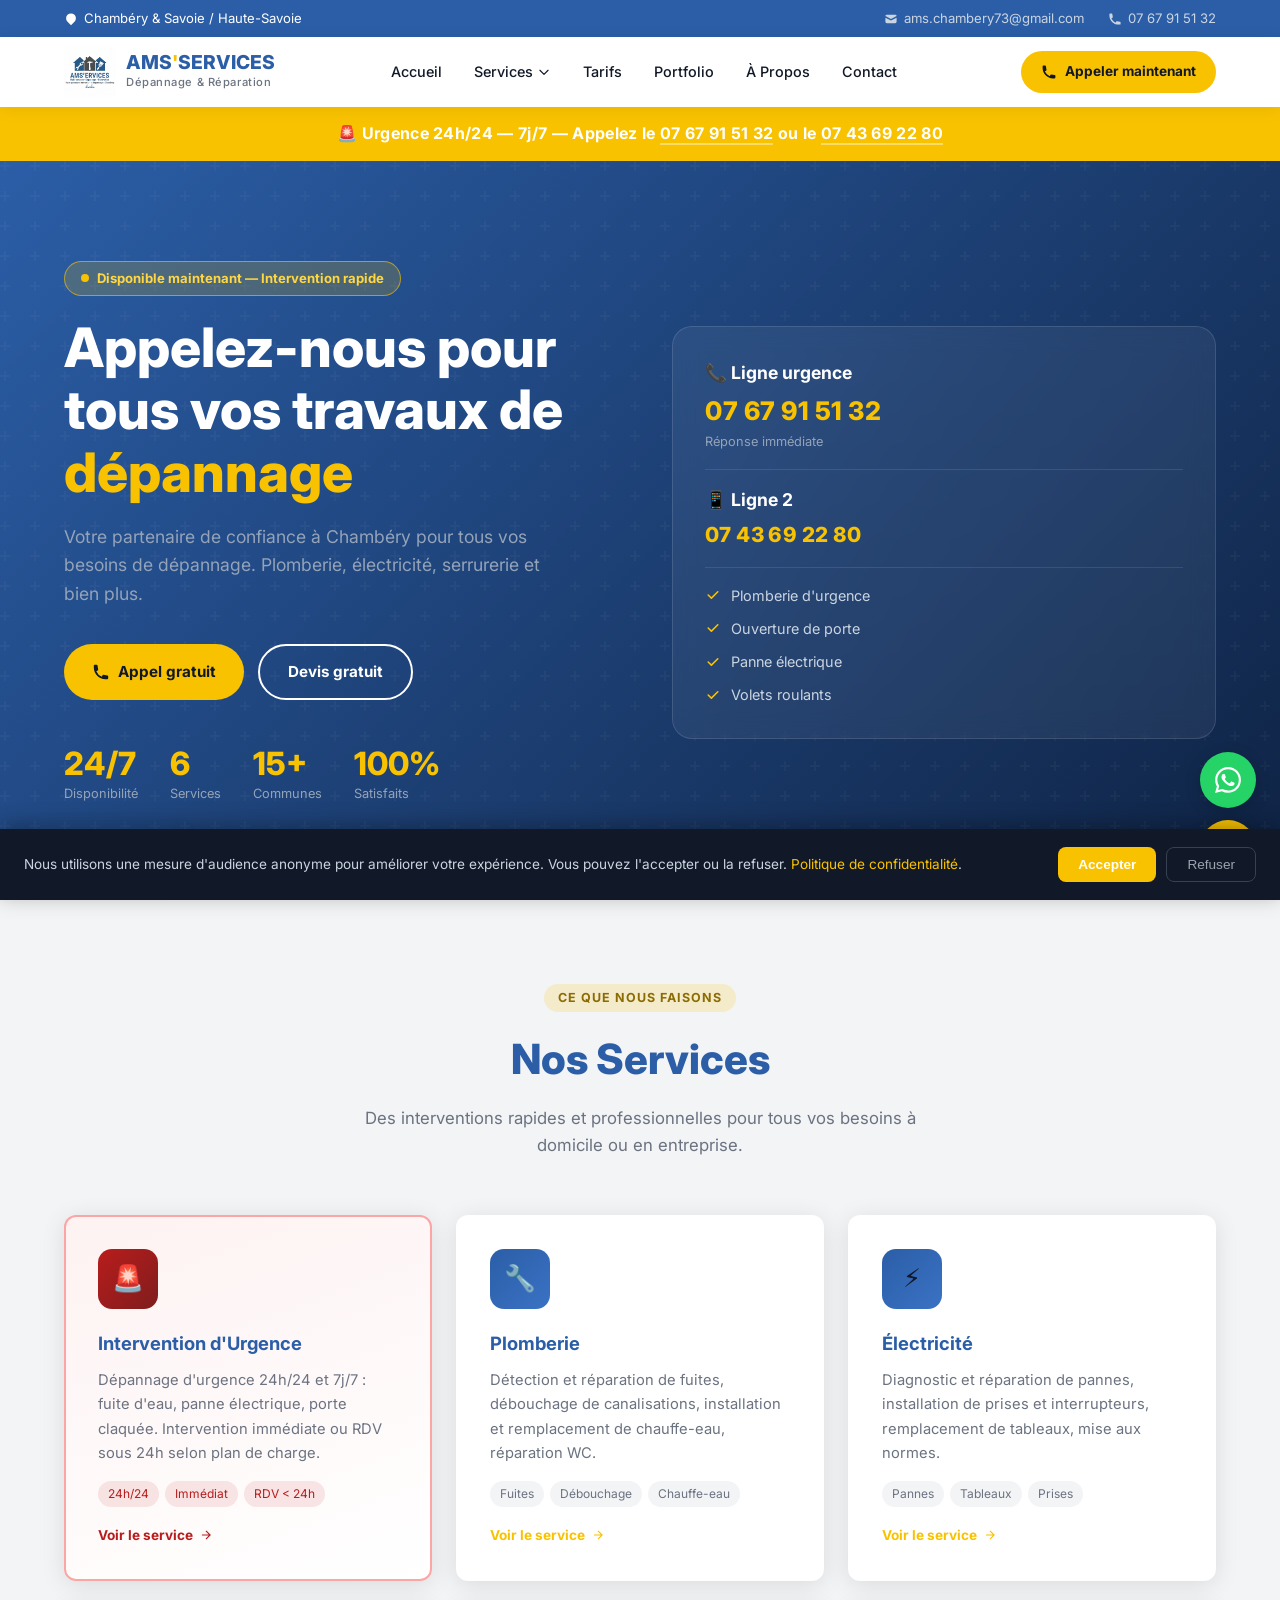
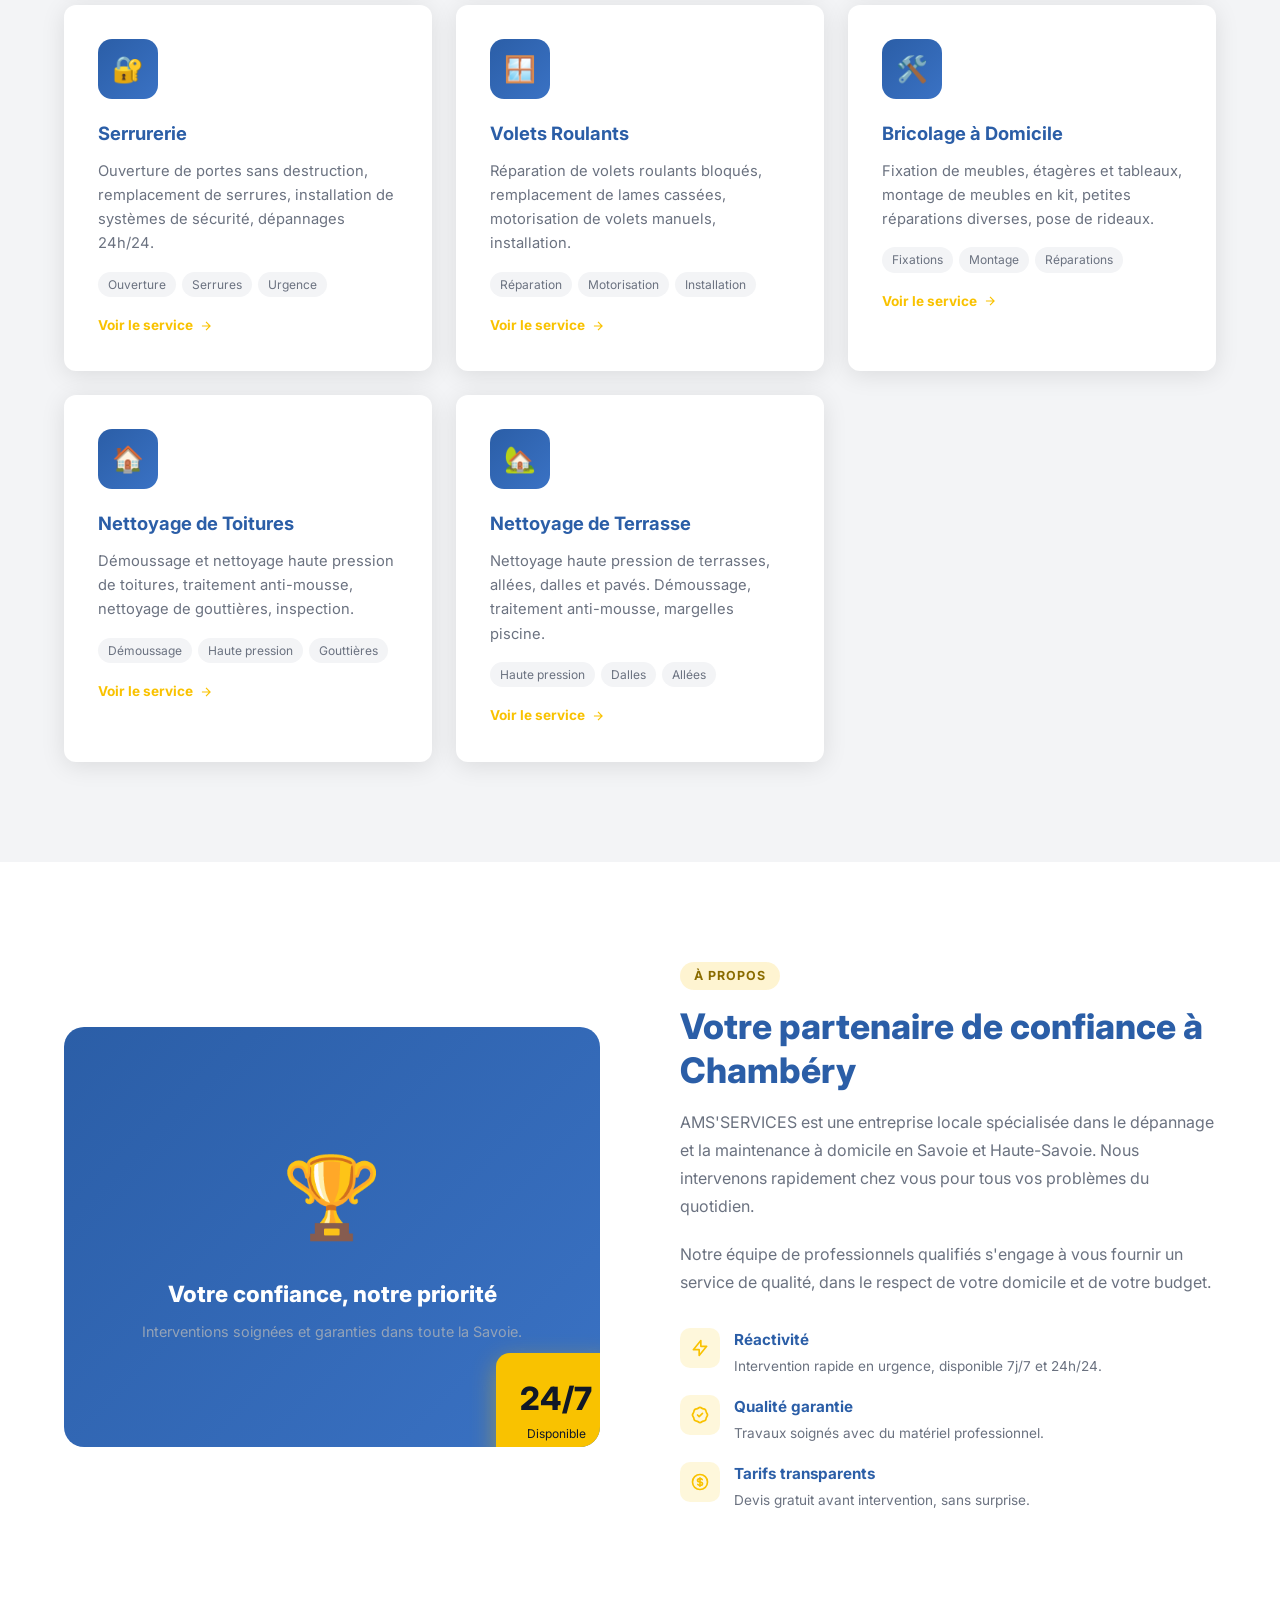
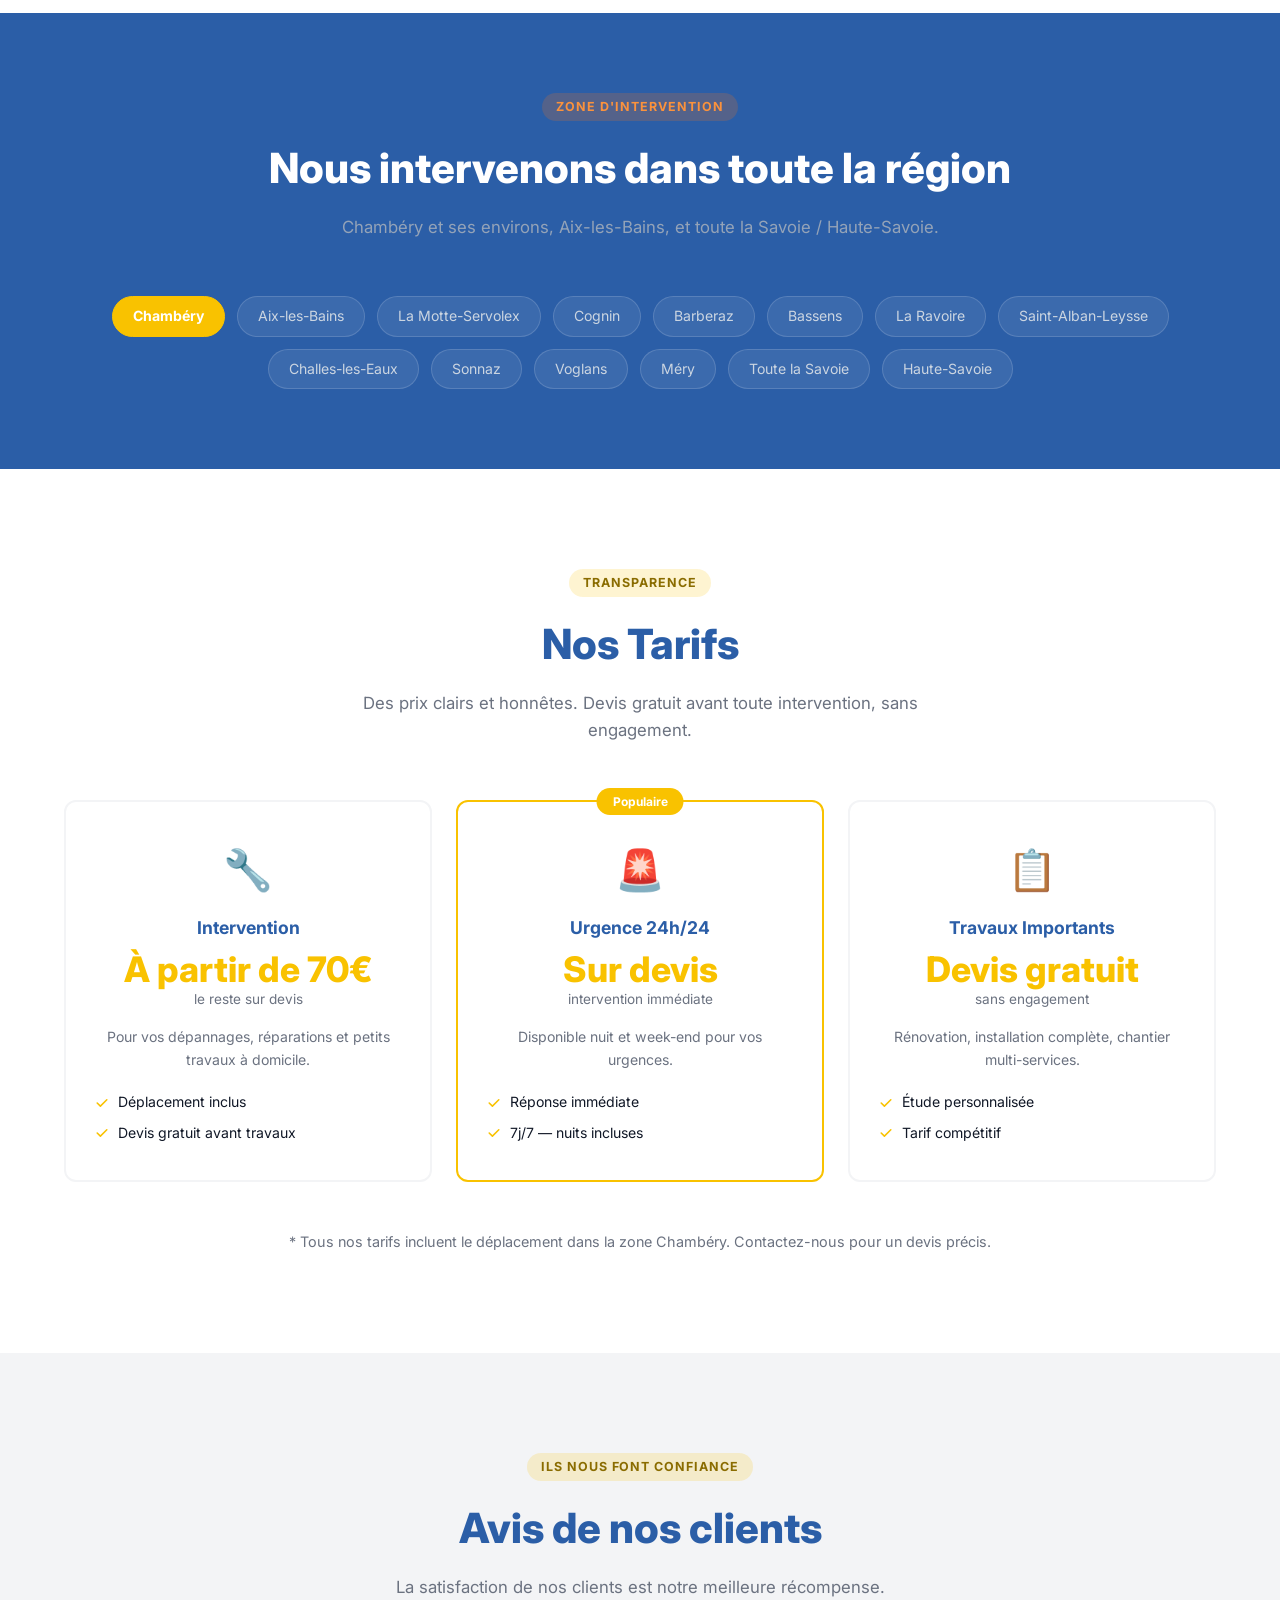
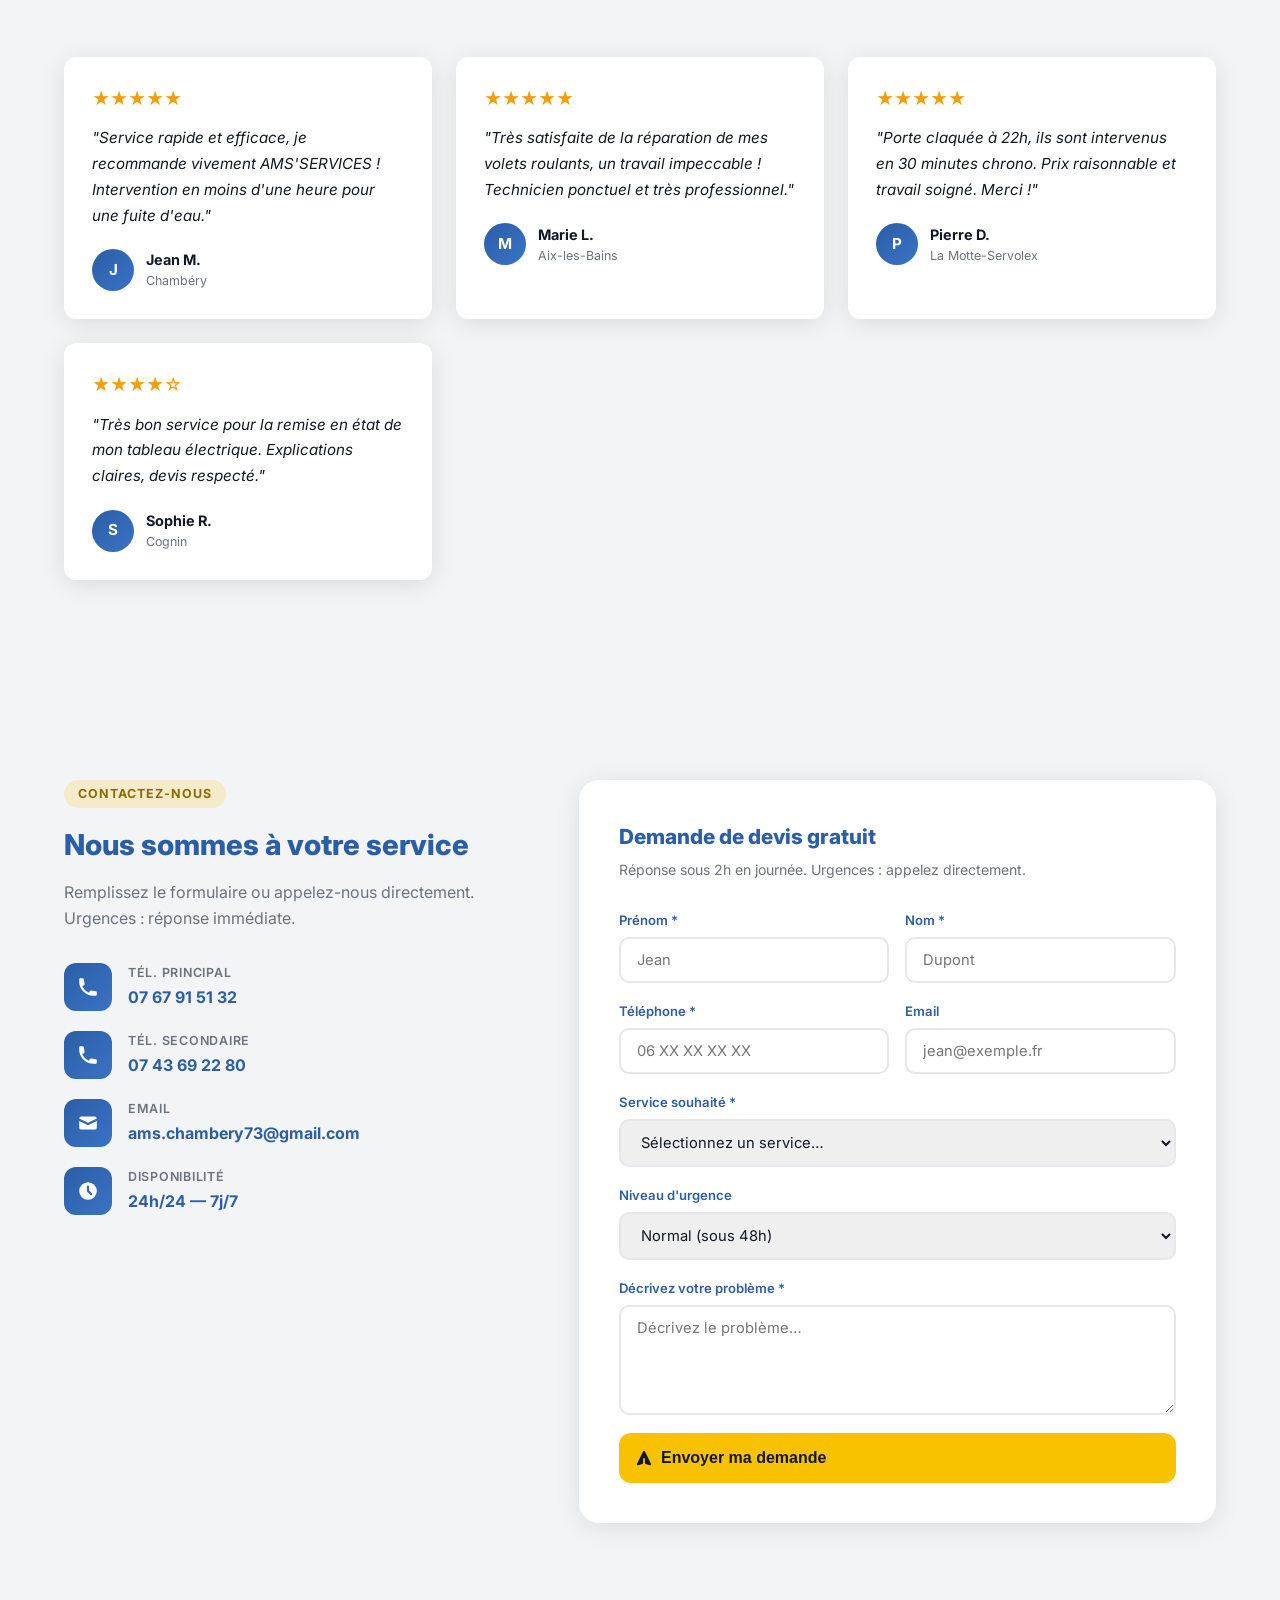
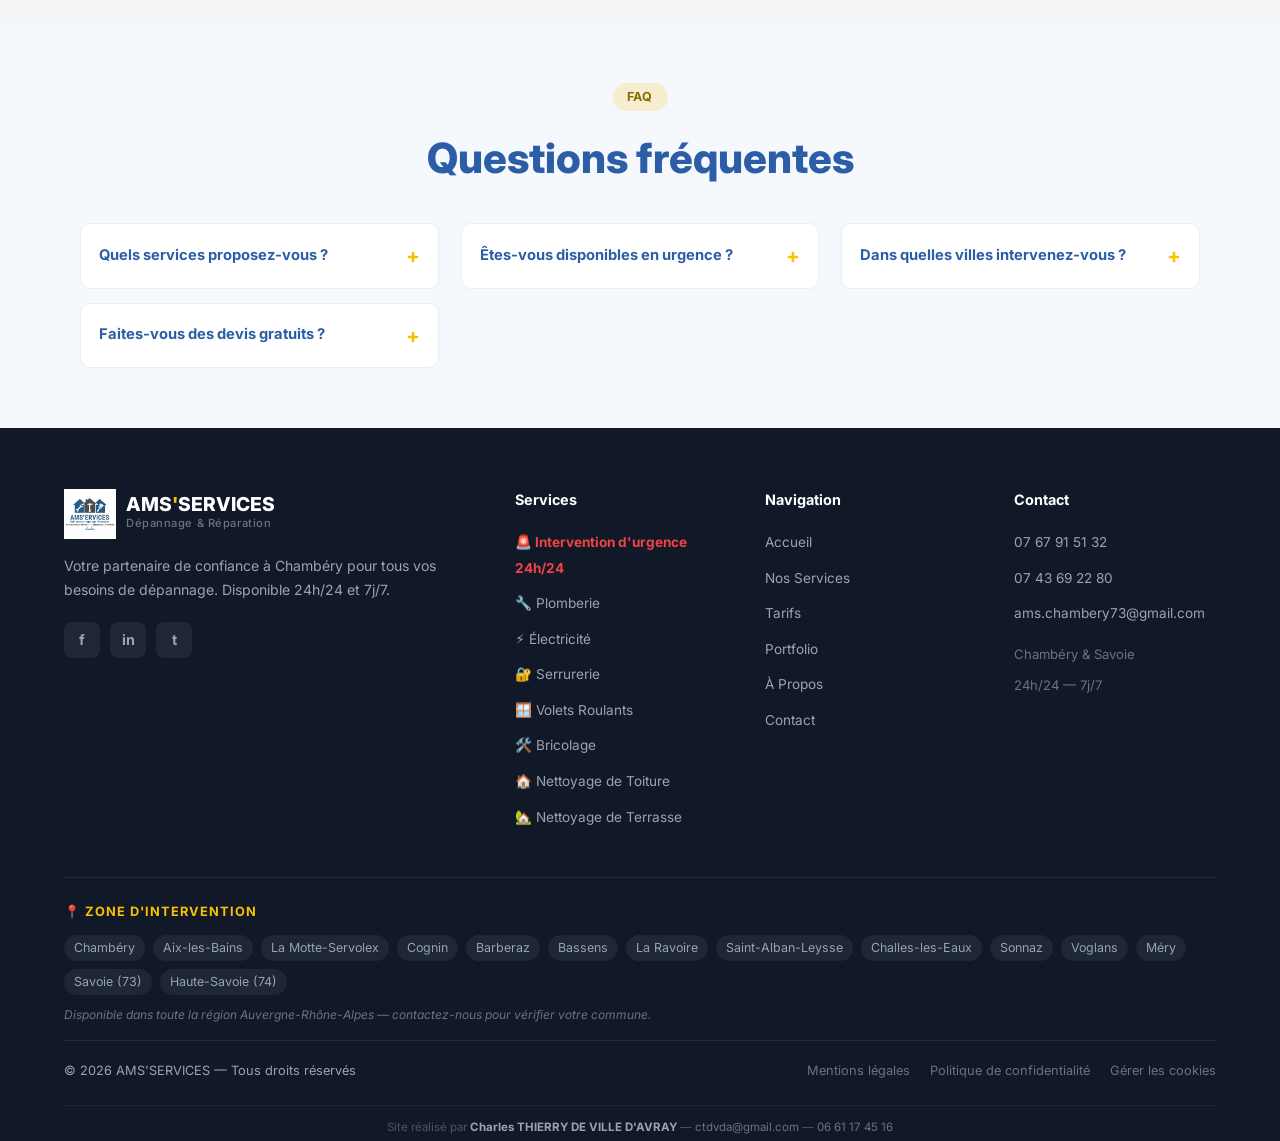
<file: index.html>
<!DOCTYPE html>
<html lang="fr">
<head>
  <meta charset="UTF-8" />
  <meta name="viewport" content="width=device-width, initial-scale=1.0" />
  <title>AMS'SERVICES – Dépannage à Chambéry 24h/24 7j/7</title>
  <meta name="description" content="AMS'SERVICES : votre partenaire de confiance à Chambéry pour plomberie, électricité, serrurerie, volets roulants et bricolage. Disponible 24h/24, 7j/7." />
  <meta name="keywords" content="dépannage Chambéry, plomberie Savoie, électricité urgence, serrurerie Chambéry, volets roulants, bricolage domicile" />
  <meta property="og:title" content="AMS'SERVICES – Dépannage Chambéry" />
  <meta property="og:description" content="Votre partenaire de confiance pour tous vos travaux de dépannage en Savoie." />
  <meta property="og:type" content="website" />
  <link rel="preconnect" href="https://fonts.googleapis.com" />
  <link rel="preconnect" href="https://fonts.gstatic.com" crossorigin />
  <link href="https://fonts.googleapis.com/css2?family=Inter:wght@400;500;600;700;800&display=swap" rel="stylesheet" />
  <link rel="icon" type="image/png" href="images/logo.png" />
  <link rel="stylesheet" href="style.css" />
  <link rel="canonical" href="https://ams-services-depannage.fr/" />
  <meta property="og:image" content="https://ams-services-depannage.fr/og-cover.png" />
  <meta property="og:url" content="https://ams-services-depannage.fr/" />
  <meta property="og:locale" content="fr_FR" />
  <meta property="og:site_name" content="AMS'SERVICES" />
  <meta name="twitter:card" content="summary_large_image" />
  <meta name="twitter:title" content="AMS'SERVICES – Dépannage à Chambéry 24h/24 7j/7" />
  <meta name="twitter:description" content="AMS'SERVICES : votre partenaire de confiance à Chambéry pour plomberie, électricité, serrurerie, volets roulants et bricolage. Disponible 24h/24, 7j/7." />
  <meta name="twitter:image" content="https://ams-services-depannage.fr/og-cover.png" />
  <script type="application/ld+json">
  {"@context":"https://schema.org","@graph":[{"@type":"HomeAndConstructionBusiness","@id":"https://ams-services-depannage.fr/#business","name":"AMS'SERVICES","image":"https://ams-services-depannage.fr/images/logo.png","url":"https://ams-services-depannage.fr/","telephone":"+33767915132","priceRange":"€€","areaServed":[{"@type":"AdministrativeArea","name":"Savoie (73)"},{"@type":"AdministrativeArea","name":"Haute-Savoie (74)"}],"address":{"@type":"PostalAddress","addressLocality":"Chambéry","addressRegion":"Auvergne-Rhône-Alpes","addressCountry":"FR"},"openingHoursSpecification":[{"@type":"OpeningHoursSpecification","dayOfWeek":["Monday","Tuesday","Wednesday","Thursday","Friday","Saturday","Sunday"],"opens":"00:00","closes":"23:59"}],"description":"Depannage et travaux en plomberie, electricite, serrurerie, volets roulants, bricolage et nettoyage a Chambery et dans toute la Savoie et Haute-Savoie. Disponible 24h/24 et 7j/7."}]}
  </script>
  <script type="application/ld+json">
  {"@context":"https://schema.org","@type":"FAQPage","mainEntity":[{"@type":"Question","name":"Quels services proposez-vous ?","acceptedAnswer":{"@type":"Answer","text":"Plomberie, électricité, serrurerie, volets roulants, bricolage, nettoyage de toiture et de terrasse, ainsi qu'un service de dépannage d'urgence."}},{"@type":"Question","name":"Êtes-vous disponibles en urgence ?","acceptedAnswer":{"@type":"Answer","text":"Oui, 24h/24 et 7j/7, avec une intervention en moins de 30 minutes selon la localisation."}},{"@type":"Question","name":"Dans quelles villes intervenez-vous ?","acceptedAnswer":{"@type":"Answer","text":"À Chambéry, Aix-les-Bains et dans toute la Savoie et la Haute-Savoie."}},{"@type":"Question","name":"Faites-vous des devis gratuits ?","acceptedAnswer":{"@type":"Answer","text":"Oui, un devis clair et gratuit est établi avant chaque intervention."}}]}
  </script>
</head>
<body>

<!-- Shared components -->
<div id="topbar-slot"></div>
<div id="navbar-slot"></div>
<div id="urgence-slot"></div>

<!-- HERO -->
<section class="hero" id="accueil">
  <div class="container">
    <div class="hero-grid">
      <div>
        <div class="hero-badge">
          <span class="badge-dot"></span>
          Disponible maintenant — Intervention rapide
        </div>
        <h1>Appelez-nous pour tous vos travaux de <em>dépannage</em></h1>
        <p>Votre partenaire de confiance à Chambéry pour tous vos besoins de dépannage. Plomberie, électricité, serrurerie et bien plus.</p>
        <div class="hero-btns">
          <a href="tel:0767915132" class="btn btn-primary">
            <svg width="18" height="18" fill="currentColor" viewBox="0 0 20 20"><path d="M2 3a1 1 0 011-1h2.153a1 1 0 01.986.836l.74 4.435a1 1 0 01-.54 1.06l-1.548.773a11.037 11.037 0 006.105 6.105l.774-1.548a1 1 0 011.059-.54l4.435.74a1 1 0 01.836.986V17a1 1 0 01-1 1h-2C7.82 18 2 12.18 2 5V3z"/></svg>
            Appel gratuit
          </a>
          <a href="#contact" class="btn btn-outline">Devis gratuit</a>
        </div>
        <div class="hero-stats">
          <div class="stat"><div class="stat-n">24/7</div><div class="stat-l">Disponibilité</div></div>
          <div class="stat"><div class="stat-n">6</div><div class="stat-l">Services</div></div>
          <div class="stat"><div class="stat-n">15+</div><div class="stat-l">Communes</div></div>
          <div class="stat"><div class="stat-n">100%</div><div class="stat-l">Satisfaits</div></div>
        </div>
      </div>
      <div class="hero-card">
        <div>
          <div class="hero-card-title">📞 Ligne urgence</div>
          <div class="hero-phone"><a href="tel:0767915132" style="color:inherit">07 67 91 51 32</a></div>
          <div class="hero-phone-sub">Réponse immédiate</div>
        </div>
        <div class="hero-divider"></div>
        <div>
          <div class="hero-card-title">📱 Ligne 2</div>
          <div class="hero-phone" style="font-size:1.3rem"><a href="tel:0743692280" style="color:inherit">07 43 69 22 80</a></div>
        </div>
        <div class="hero-divider"></div>
        <div class="hero-service-list">
          <div class="hero-service-item"><svg width="16" height="16" fill="currentColor" viewBox="0 0 20 20"><path fill-rule="evenodd" d="M16.707 5.293a1 1 0 010 1.414l-8 8a1 1 0 01-1.414 0l-4-4a1 1 0 011.414-1.414L8 12.586l7.293-7.293a1 1 0 011.414 0z" clip-rule="evenodd"/></svg>Plomberie d'urgence</div>
          <div class="hero-service-item"><svg width="16" height="16" fill="currentColor" viewBox="0 0 20 20"><path fill-rule="evenodd" d="M16.707 5.293a1 1 0 010 1.414l-8 8a1 1 0 01-1.414 0l-4-4a1 1 0 011.414-1.414L8 12.586l7.293-7.293a1 1 0 011.414 0z" clip-rule="evenodd"/></svg>Ouverture de porte</div>
          <div class="hero-service-item"><svg width="16" height="16" fill="currentColor" viewBox="0 0 20 20"><path fill-rule="evenodd" d="M16.707 5.293a1 1 0 010 1.414l-8 8a1 1 0 01-1.414 0l-4-4a1 1 0 011.414-1.414L8 12.586l7.293-7.293a1 1 0 011.414 0z" clip-rule="evenodd"/></svg>Panne électrique</div>
          <div class="hero-service-item"><svg width="16" height="16" fill="currentColor" viewBox="0 0 20 20"><path fill-rule="evenodd" d="M16.707 5.293a1 1 0 010 1.414l-8 8a1 1 0 01-1.414 0l-4-4a1 1 0 011.414-1.414L8 12.586l7.293-7.293a1 1 0 011.414 0z" clip-rule="evenodd"/></svg>Volets roulants</div>
        </div>
      </div>
    </div>
  </div>
</section>

<!-- SERVICES -->
<section class="services" id="services">
  <div class="container">
    <div class="text-center">
      <span class="tag">Ce que nous faisons</span>
      <h2 class="section-title">Nos Services</h2>
      <p class="section-sub">Des interventions rapides et professionnelles pour tous vos besoins à domicile ou en entreprise.</p>
    </div>
    <div class="services-grid">
      <div class="service-card service-card-urgence reveal">
        <div class="service-icon">🚨</div>
        <h3>Intervention d'Urgence</h3>
        <p>Dépannage d'urgence 24h/24 et 7j/7 : fuite d'eau, panne électrique, porte claquée. Intervention immédiate ou RDV sous 24h selon plan de charge.</p>
        <div class="service-tags"><span class="service-tag">24h/24</span><span class="service-tag">Immédiat</span><span class="service-tag">RDV &lt; 24h</span></div>
        <a href="urgence.html" class="service-card-link">Voir le service <svg width="14" height="14" fill="none" stroke="currentColor" stroke-width="2" viewBox="0 0 24 24"><path d="M5 12h14M12 5l7 7-7 7"/></svg></a>
      </div>
      <div class="service-card reveal">
        <div class="service-icon">🔧</div>
        <h3>Plomberie</h3>
        <p>Détection et réparation de fuites, débouchage de canalisations, installation et remplacement de chauffe-eau, réparation WC.</p>
        <div class="service-tags"><span class="service-tag">Fuites</span><span class="service-tag">Débouchage</span><span class="service-tag">Chauffe-eau</span></div>
        <a href="plomberie.html" class="service-card-link">Voir le service <svg width="14" height="14" fill="none" stroke="currentColor" stroke-width="2" viewBox="0 0 24 24"><path d="M5 12h14M12 5l7 7-7 7"/></svg></a>
      </div>
      <div class="service-card reveal">
        <div class="service-icon">⚡</div>
        <h3>Électricité</h3>
        <p>Diagnostic et réparation de pannes, installation de prises et interrupteurs, remplacement de tableaux, mise aux normes.</p>
        <div class="service-tags"><span class="service-tag">Pannes</span><span class="service-tag">Tableaux</span><span class="service-tag">Prises</span></div>
        <a href="electricite.html" class="service-card-link">Voir le service <svg width="14" height="14" fill="none" stroke="currentColor" stroke-width="2" viewBox="0 0 24 24"><path d="M5 12h14M12 5l7 7-7 7"/></svg></a>
      </div>
      <div class="service-card reveal">
        <div class="service-icon">🔐</div>
        <h3>Serrurerie</h3>
        <p>Ouverture de portes sans destruction, remplacement de serrures, installation de systèmes de sécurité, dépannages 24h/24.</p>
        <div class="service-tags"><span class="service-tag">Ouverture</span><span class="service-tag">Serrures</span><span class="service-tag">Urgence</span></div>
        <a href="serrurerie.html" class="service-card-link">Voir le service <svg width="14" height="14" fill="none" stroke="currentColor" stroke-width="2" viewBox="0 0 24 24"><path d="M5 12h14M12 5l7 7-7 7"/></svg></a>
      </div>
      <div class="service-card reveal">
        <div class="service-icon">🪟</div>
        <h3>Volets Roulants</h3>
        <p>Réparation de volets roulants bloqués, remplacement de lames cassées, motorisation de volets manuels, installation.</p>
        <div class="service-tags"><span class="service-tag">Réparation</span><span class="service-tag">Motorisation</span><span class="service-tag">Installation</span></div>
        <a href="volets-roulants.html" class="service-card-link">Voir le service <svg width="14" height="14" fill="none" stroke="currentColor" stroke-width="2" viewBox="0 0 24 24"><path d="M5 12h14M12 5l7 7-7 7"/></svg></a>
      </div>
      <div class="service-card reveal">
        <div class="service-icon">🛠️</div>
        <h3>Bricolage à Domicile</h3>
        <p>Fixation de meubles, étagères et tableaux, montage de meubles en kit, petites réparations diverses, pose de rideaux.</p>
        <div class="service-tags"><span class="service-tag">Fixations</span><span class="service-tag">Montage</span><span class="service-tag">Réparations</span></div>
        <a href="bricolage.html" class="service-card-link">Voir le service <svg width="14" height="14" fill="none" stroke="currentColor" stroke-width="2" viewBox="0 0 24 24"><path d="M5 12h14M12 5l7 7-7 7"/></svg></a>
      </div>
      <div class="service-card reveal">
        <div class="service-icon">🏠</div>
        <h3>Nettoyage de Toitures</h3>
        <p>Démoussage et nettoyage haute pression de toitures, traitement anti-mousse, nettoyage de gouttières, inspection.</p>
        <div class="service-tags"><span class="service-tag">Démoussage</span><span class="service-tag">Haute pression</span><span class="service-tag">Gouttières</span></div>
        <a href="nettoyage-toiture.html" class="service-card-link">Voir le service <svg width="14" height="14" fill="none" stroke="currentColor" stroke-width="2" viewBox="0 0 24 24"><path d="M5 12h14M12 5l7 7-7 7"/></svg></a>
      </div>
      <div class="service-card reveal">
        <div class="service-icon">🏡</div>
        <h3>Nettoyage de Terrasse</h3>
        <p>Nettoyage haute pression de terrasses, allées, dalles et pavés. Démoussage, traitement anti-mousse, margelles piscine.</p>
        <div class="service-tags"><span class="service-tag">Haute pression</span><span class="service-tag">Dalles</span><span class="service-tag">Allées</span></div>
        <a href="nettoyage-terrasse.html" class="service-card-link">Voir le service <svg width="14" height="14" fill="none" stroke="currentColor" stroke-width="2" viewBox="0 0 24 24"><path d="M5 12h14M12 5l7 7-7 7"/></svg></a>
      </div>
    </div>
  </div>
</section>

<!-- ABOUT -->
<section class="about" id="about">
  <div class="container">
    <div class="about-grid">
      <div class="about-visual reveal">
        <div class="about-visual-inner">
          <div class="about-visual-icon">🏆</div>
          <h3 style="font-size:1.4rem;font-weight:800;margin-bottom:8px;">Votre confiance, notre priorité</h3>
          <p style="font-size:.9rem;color:#94A3B8;">Interventions soignées et garanties dans toute la Savoie.</p>
        </div>
        <div class="about-badge-float"><div class="n">24/7</div><div class="l">Disponible</div></div>
      </div>
      <div class="about-content reveal">
        <span class="tag">À Propos</span>
        <h2>Votre partenaire de confiance à Chambéry</h2>
        <p>AMS'SERVICES est une entreprise locale spécialisée dans le dépannage et la maintenance à domicile en Savoie et Haute-Savoie. Nous intervenons rapidement chez vous pour tous vos problèmes du quotidien.</p>
        <p>Notre équipe de professionnels qualifiés s'engage à vous fournir un service de qualité, dans le respect de votre domicile et de votre budget.</p>
        <div class="about-values">
          <div class="about-value">
            <div class="about-value-icon"><svg width="20" height="20" fill="none" stroke="#F9C200" stroke-width="2" viewBox="0 0 24 24"><path stroke-linecap="round" stroke-linejoin="round" d="M13 10V3L4 14h7v7l9-11h-7z"/></svg></div>
            <div><h4>Réactivité</h4><p>Intervention rapide en urgence, disponible 7j/7 et 24h/24.</p></div>
          </div>
          <div class="about-value">
            <div class="about-value-icon"><svg width="20" height="20" fill="none" stroke="#F9C200" stroke-width="2" viewBox="0 0 24 24"><path stroke-linecap="round" stroke-linejoin="round" d="M9 12l2 2 4-4M7.835 4.697a3.42 3.42 0 001.946-.806 3.42 3.42 0 014.438 0 3.42 3.42 0 001.946.806 3.42 3.42 0 013.138 3.138 3.42 3.42 0 00.806 1.946 3.42 3.42 0 010 4.438 3.42 3.42 0 00-.806 1.946 3.42 3.42 0 01-3.138 3.138 3.42 3.42 0 00-1.946.806 3.42 3.42 0 01-4.438 0 3.42 3.42 0 00-1.946-.806 3.42 3.42 0 01-3.138-3.138 3.42 3.42 0 00-.806-1.946 3.42 3.42 0 010-4.438 3.42 3.42 0 00.806-1.946 3.42 3.42 0 013.138-3.138z"/></svg></div>
            <div><h4>Qualité garantie</h4><p>Travaux soignés avec du matériel professionnel.</p></div>
          </div>
          <div class="about-value">
            <div class="about-value-icon"><svg width="20" height="20" fill="none" stroke="#F9C200" stroke-width="2" viewBox="0 0 24 24"><path stroke-linecap="round" stroke-linejoin="round" d="M12 8c-1.657 0-3 .895-3 2s1.343 2 3 2 3 .895 3 2-1.343 2-3 2m0-8c1.11 0 2.08.402 2.599 1M12 8V7m0 1v8m0 0v1m0-1c-1.11 0-2.08-.402-2.599-1M21 12a9 9 0 11-18 0 9 9 0 0118 0z"/></svg></div>
            <div><h4>Tarifs transparents</h4><p>Devis gratuit avant intervention, sans surprise.</p></div>
          </div>
        </div>
      </div>
    </div>
  </div>
</section>

<!-- ZONES -->
<section class="zones">
  <div class="container text-center">
    <span class="tag" style="background:rgba(249,115,22,.2);color:#FB923C">Zone d'intervention</span>
    <h2 class="section-title">Nous intervenons dans toute la région</h2>
    <p class="section-sub">Chambéry et ses environs, Aix-les-Bains, et toute la Savoie / Haute-Savoie.</p>
    <div class="zones-grid">
      <span class="zone-chip primary">Chambéry</span>
      <span class="zone-chip">Aix-les-Bains</span><span class="zone-chip">La Motte-Servolex</span>
      <span class="zone-chip">Cognin</span><span class="zone-chip">Barberaz</span>
      <span class="zone-chip">Bassens</span><span class="zone-chip">La Ravoire</span>
      <span class="zone-chip">Saint-Alban-Leysse</span><span class="zone-chip">Challes-les-Eaux</span>
      <span class="zone-chip">Sonnaz</span><span class="zone-chip">Voglans</span>
      <span class="zone-chip">Méry</span><span class="zone-chip">Toute la Savoie</span><span class="zone-chip">Haute-Savoie</span>
    </div>
  </div>
</section>

<!-- TARIFS -->
<section class="tarifs" id="tarifs">
  <div class="container">
    <div class="text-center">
      <span class="tag">Transparence</span>
      <h2 class="section-title">Nos Tarifs</h2>
      <p class="section-sub">Des prix clairs et honnêtes. Devis gratuit avant toute intervention, sans engagement.</p>
    </div>
    <div class="tarifs-grid">
      <div class="tarif-card reveal">
        <div class="tarif-icon">🔧</div>
        <div class="tarif-name">Intervention</div>
        <div class="tarif-price">À partir de 70€</div>
        <div class="tarif-unit">le reste sur devis</div>
        <div class="tarif-desc">Pour vos dépannages, réparations et petits travaux à domicile.</div>
        <ul class="tarif-features">
          <li class="tarif-feature"><svg width="16" height="16" fill="currentColor" viewBox="0 0 20 20"><path fill-rule="evenodd" d="M16.707 5.293a1 1 0 010 1.414l-8 8a1 1 0 01-1.414 0l-4-4a1 1 0 011.414-1.414L8 12.586l7.293-7.293a1 1 0 011.414 0z" clip-rule="evenodd"/></svg>Déplacement inclus</li>
          <li class="tarif-feature"><svg width="16" height="16" fill="currentColor" viewBox="0 0 20 20"><path fill-rule="evenodd" d="M16.707 5.293a1 1 0 010 1.414l-8 8a1 1 0 01-1.414 0l-4-4a1 1 0 011.414-1.414L8 12.586l7.293-7.293a1 1 0 011.414 0z" clip-rule="evenodd"/></svg>Devis gratuit avant travaux</li>
        </ul>
      </div>
      <div class="tarif-card featured reveal">
        <div class="tarif-icon">🚨</div>
        <div class="tarif-name">Urgence 24h/24</div>
        <div class="tarif-price">Sur devis</div>
        <div class="tarif-unit">intervention immédiate</div>
        <div class="tarif-desc">Disponible nuit et week-end pour vos urgences.</div>
        <ul class="tarif-features">
          <li class="tarif-feature"><svg width="16" height="16" fill="currentColor" viewBox="0 0 20 20"><path fill-rule="evenodd" d="M16.707 5.293a1 1 0 010 1.414l-8 8a1 1 0 01-1.414 0l-4-4a1 1 0 011.414-1.414L8 12.586l7.293-7.293a1 1 0 011.414 0z" clip-rule="evenodd"/></svg>Réponse immédiate</li>
          <li class="tarif-feature"><svg width="16" height="16" fill="currentColor" viewBox="0 0 20 20"><path fill-rule="evenodd" d="M16.707 5.293a1 1 0 010 1.414l-8 8a1 1 0 01-1.414 0l-4-4a1 1 0 011.414-1.414L8 12.586l7.293-7.293a1 1 0 011.414 0z" clip-rule="evenodd"/></svg>7j/7 — nuits incluses</li>
        </ul>
      </div>
      <div class="tarif-card reveal">
        <div class="tarif-icon">📋</div>
        <div class="tarif-name">Travaux Importants</div>
        <div class="tarif-price">Devis gratuit</div>
        <div class="tarif-unit">sans engagement</div>
        <div class="tarif-desc">Rénovation, installation complète, chantier multi-services.</div>
        <ul class="tarif-features">
          <li class="tarif-feature"><svg width="16" height="16" fill="currentColor" viewBox="0 0 20 20"><path fill-rule="evenodd" d="M16.707 5.293a1 1 0 010 1.414l-8 8a1 1 0 01-1.414 0l-4-4a1 1 0 011.414-1.414L8 12.586l7.293-7.293a1 1 0 011.414 0z" clip-rule="evenodd"/></svg>Étude personnalisée</li>
          <li class="tarif-feature"><svg width="16" height="16" fill="currentColor" viewBox="0 0 20 20"><path fill-rule="evenodd" d="M16.707 5.293a1 1 0 010 1.414l-8 8a1 1 0 01-1.414 0l-4-4a1 1 0 011.414-1.414L8 12.586l7.293-7.293a1 1 0 011.414 0z" clip-rule="evenodd"/></svg>Tarif compétitif</li>
        </ul>
      </div>
    </div>
    <p class="tarif-note">* Tous nos tarifs incluent le déplacement dans la zone Chambéry. Contactez-nous pour un devis précis.</p>
  </div>
</section>

<!-- TESTIMONIALS -->
<section class="testimonials">
  <div class="container">
    <div class="text-center">
      <span class="tag">Ils nous font confiance</span>
      <h2 class="section-title">Avis de nos clients</h2>
      <p class="section-sub">La satisfaction de nos clients est notre meilleure récompense.</p>
    </div>
    <div class="reviews-grid">
      <div class="review-card reveal"><div class="stars">★★★★★</div><p class="review-text">"Service rapide et efficace, je recommande vivement AMS'SERVICES ! Intervention en moins d'une heure pour une fuite d'eau."</p><div class="reviewer"><div class="reviewer-avatar">J</div><div><div class="reviewer-name">Jean M.</div><div class="reviewer-date">Chambéry</div></div></div></div>
      <div class="review-card reveal"><div class="stars">★★★★★</div><p class="review-text">"Très satisfaite de la réparation de mes volets roulants, un travail impeccable ! Technicien ponctuel et très professionnel."</p><div class="reviewer"><div class="reviewer-avatar">M</div><div><div class="reviewer-name">Marie L.</div><div class="reviewer-date">Aix-les-Bains</div></div></div></div>
      <div class="review-card reveal"><div class="stars">★★★★★</div><p class="review-text">"Porte claquée à 22h, ils sont intervenus en 30 minutes chrono. Prix raisonnable et travail soigné. Merci !"</p><div class="reviewer"><div class="reviewer-avatar">P</div><div><div class="reviewer-name">Pierre D.</div><div class="reviewer-date">La Motte-Servolex</div></div></div></div>
      <div class="review-card reveal"><div class="stars">★★★★☆</div><p class="review-text">"Très bon service pour la remise en état de mon tableau électrique. Explications claires, devis respecté."</p><div class="reviewer"><div class="reviewer-avatar">S</div><div><div class="reviewer-name">Sophie R.</div><div class="reviewer-date">Cognin</div></div></div></div>
    </div>
  </div>
</section>

<!-- CONTACT -->
<section class="contact" id="contact">
  <div class="container">
    <div class="contact-grid">
      <div>
        <span class="tag">Contactez-nous</span>
        <h2 style="font-size:1.8rem;font-weight:800;color:var(--blue);margin-bottom:12px;">Nous sommes à votre service</h2>
        <p style="color:var(--gray);margin-bottom:32px;">Remplissez le formulaire ou appelez-nous directement. Urgences : réponse immédiate.</p>
        <div class="contact-items">
          <div class="contact-item"><div class="contact-item-icon"><svg width="22" height="22" fill="currentColor" viewBox="0 0 20 20"><path d="M2 3a1 1 0 011-1h2.153a1 1 0 01.986.836l.74 4.435a1 1 0 01-.54 1.06l-1.548.773a11.037 11.037 0 006.105 6.105l.774-1.548a1 1 0 011.059-.54l4.435.74a1 1 0 01.836.986V17a1 1 0 01-1 1h-2C7.82 18 2 12.18 2 5V3z"/></svg></div><div><div class="contact-item-label">Tél. principal</div><div class="contact-item-value"><a href="tel:0767915132">07 67 91 51 32</a></div></div></div>
          <div class="contact-item"><div class="contact-item-icon"><svg width="22" height="22" fill="currentColor" viewBox="0 0 20 20"><path d="M2 3a1 1 0 011-1h2.153a1 1 0 01.986.836l.74 4.435a1 1 0 01-.54 1.06l-1.548.773a11.037 11.037 0 006.105 6.105l.774-1.548a1 1 0 011.059-.54l4.435.74a1 1 0 01.836.986V17a1 1 0 01-1 1h-2C7.82 18 2 12.18 2 5V3z"/></svg></div><div><div class="contact-item-label">Tél. secondaire</div><div class="contact-item-value"><a href="tel:0743692280">07 43 69 22 80</a></div></div></div>
          <div class="contact-item"><div class="contact-item-icon"><svg width="22" height="22" fill="currentColor" viewBox="0 0 20 20"><path d="M2.003 5.884L10 9.882l7.997-3.998A2 2 0 0016 4H4a2 2 0 00-1.997 1.884z"/><path d="M18 8.118l-8 4-8-4V14a2 2 0 002 2h12a2 2 0 002-2V8.118z"/></svg></div><div><div class="contact-item-label">Email</div><div class="contact-item-value"><a href="mailto:ams.chambery73@gmail.com">ams.chambery73@gmail.com</a></div></div></div>
          <div class="contact-item"><div class="contact-item-icon"><svg width="22" height="22" fill="currentColor" viewBox="0 0 20 20"><path fill-rule="evenodd" d="M10 18a8 8 0 100-16 8 8 0 000 16zm1-12a1 1 0 10-2 0v4a1 1 0 00.293.707l2.828 2.829a1 1 0 101.415-1.415L11 9.586V6z" clip-rule="evenodd"/></svg></div><div><div class="contact-item-label">Disponibilité</div><div class="contact-item-value">24h/24 — 7j/7</div></div></div>
        </div>
      </div>
      <div class="contact-form-card reveal">
        <div class="form-title">Demande de devis gratuit</div>
        <div class="form-sub">Réponse sous 2h en journée. Urgences : appelez directement.</div>
        <form id="contact-form" novalidate data-analytics-form data-analytics-type="quote">
          <!-- FormSubmit — envoi direct vers ams.chambery73@gmail.com, sans clé API -->
          <input type="hidden" name="_subject" value="Nouvelle demande de devis — AMS'SERVICES" />
          <input type="hidden" name="_captcha" value="false" />
          <input type="hidden" name="_template" value="table" />
          <div class="form-row">
            <div class="form-group"><label for="prenom">Prénom *</label><input type="text" id="prenom" name="prenom" placeholder="Jean" required /></div>
            <div class="form-group"><label for="nom">Nom *</label><input type="text" id="nom" name="nom" placeholder="Dupont" required /></div>
          </div>
          <div class="form-row">
            <div class="form-group"><label for="telephone">Téléphone *</label><input type="tel" id="telephone" name="telephone" placeholder="06 XX XX XX XX" required /></div>
            <div class="form-group"><label for="email">Email</label><input type="email" id="email" name="email" placeholder="jean@exemple.fr" /></div>
          </div>
          <div class="form-group"><label for="service">Service souhaité *</label>
            <select id="service" name="service" required>
              <option value="">Sélectionnez un service…</option>
              <option>Plomberie</option><option>Électricité</option><option>Serrurerie</option>
              <option>Volets Roulants</option><option>Bricolage</option><option>Nettoyage de Toiture</option><option>Nettoyage de Terrasse</option><option>Autre</option>
            </select>
          </div>
          <div class="form-group"><label for="urgence">Niveau d'urgence</label>
            <select id="urgence" name="urgence">
              <option value="normal">Normal (sous 48h)</option>
              <option value="rapide">Rapide (aujourd'hui)</option>
              <option value="urgence">Urgence immédiate</option>
            </select>
          </div>
          <div class="form-group"><label for="message">Décrivez votre problème *</label><textarea id="message" name="message" placeholder="Décrivez le problème…" required></textarea></div>
          <button type="submit" class="btn btn-primary form-submit" id="form-btn">
            <svg width="18" height="18" fill="currentColor" viewBox="0 0 20 20"><path d="M10.894 2.553a1 1 0 00-1.788 0l-7 14a1 1 0 001.169 1.409l5-1.429A1 1 0 009 15.571V11a1 1 0 112 0v4.571a1 1 0 00.725.962l5 1.428a1 1 0 001.17-1.408l-7-14z"/></svg>
            Envoyer ma demande
          </button>
          <div class="form-success" id="form-success" style="display:none">✅ Votre demande a bien été envoyée ! Nous vous contactons rapidement.</div>
          <div class="form-error" id="form-error" style="display:none; color:#DC2626; margin-top:12px; font-size:.9rem;">❌ Une erreur est survenue. Veuillez appeler directement le 07 67 91 51 32.</div>
        </form>
      </div>
    </div>
  </div>
</section>


<section class="faq-section">
  <div class="container">
    <div class="text-center"><span class="tag">FAQ</span><h2 class="section-title">Questions fréquentes</h2></div>
    <div class="faq-list">
      <details class="faq-item"><summary>Quels services proposez-vous ?</summary><div class="fq-ans">Plomberie, électricité, serrurerie, volets roulants, bricolage, nettoyage de toiture et de terrasse, ainsi qu'un service de dépannage d'urgence.</div></details>
      <details class="faq-item"><summary>Êtes-vous disponibles en urgence ?</summary><div class="fq-ans">Oui, 24h/24 et 7j/7, avec une intervention en moins de 30 minutes selon la localisation.</div></details>
      <details class="faq-item"><summary>Dans quelles villes intervenez-vous ?</summary><div class="fq-ans">À Chambéry, Aix-les-Bains et dans toute la Savoie et la Haute-Savoie.</div></details>
      <details class="faq-item"><summary>Faites-vous des devis gratuits ?</summary><div class="fq-ans">Oui, un devis clair et gratuit est établi avant chaque intervention.</div></details>
    </div>
  </div>
</section>

<div id="footer-slot"></div>
<script src="components.js"></script>
<script>
/* ── Formulaire de contact → FormSubmit (AJAX, sans clé API) ── */
document.getElementById('contact-form').addEventListener('submit', async function(e) {
  e.preventDefault();
  const btn       = document.getElementById('form-btn');
  const successEl = document.getElementById('form-success');
  const errorEl   = document.getElementById('form-error');

  // Validation champs requis
  let valid = true;
  this.querySelectorAll('[required]').forEach(f => {
    if (!f.value.trim()) { f.style.borderColor = '#EF4444'; valid = false; }
    else f.style.borderColor = '';
  });
  if (!valid) return;

  btn.disabled = true;
  btn.innerHTML = '⏳ Envoi en cours…';
  successEl.style.display = 'none';
  errorEl.style.display   = 'none';

  // Construire objet JSON depuis FormData (FormSubmit AJAX attend du JSON)
  const formData = new FormData(this);
  const data = {};
  formData.forEach((v, k) => { data[k] = v; });

  try {
    const res  = await fetch('https://formsubmit.co/ajax/ams.chambery73@gmail.com', {
      method:  'POST',
      headers: { 'Content-Type': 'application/json', 'Accept': 'application/json' },
      body:    JSON.stringify(data)
    });
    const json = await res.json();
    if (json.success === 'true' || json.success === true) {
      successEl.style.display = 'block';
      this.reset();
    } else {
      errorEl.style.display = 'block';
    }
  } catch {
    errorEl.style.display = 'block';
  } finally {
    btn.disabled = false;
    btn.innerHTML = '<svg width="18" height="18" fill="currentColor" viewBox="0 0 20 20"><path d="M10.894 2.553a1 1 0 00-1.788 0l-7 14a1 1 0 001.169 1.409l5-1.429A1 1 0 009 15.571V11a1 1 0 112 0v4.571a1 1 0 00.725.962l5 1.428a1 1 0 001.17-1.408l-7-14z"/></svg> Envoyer ma demande';
  }
});
</script>
</body>
</html>
</file>
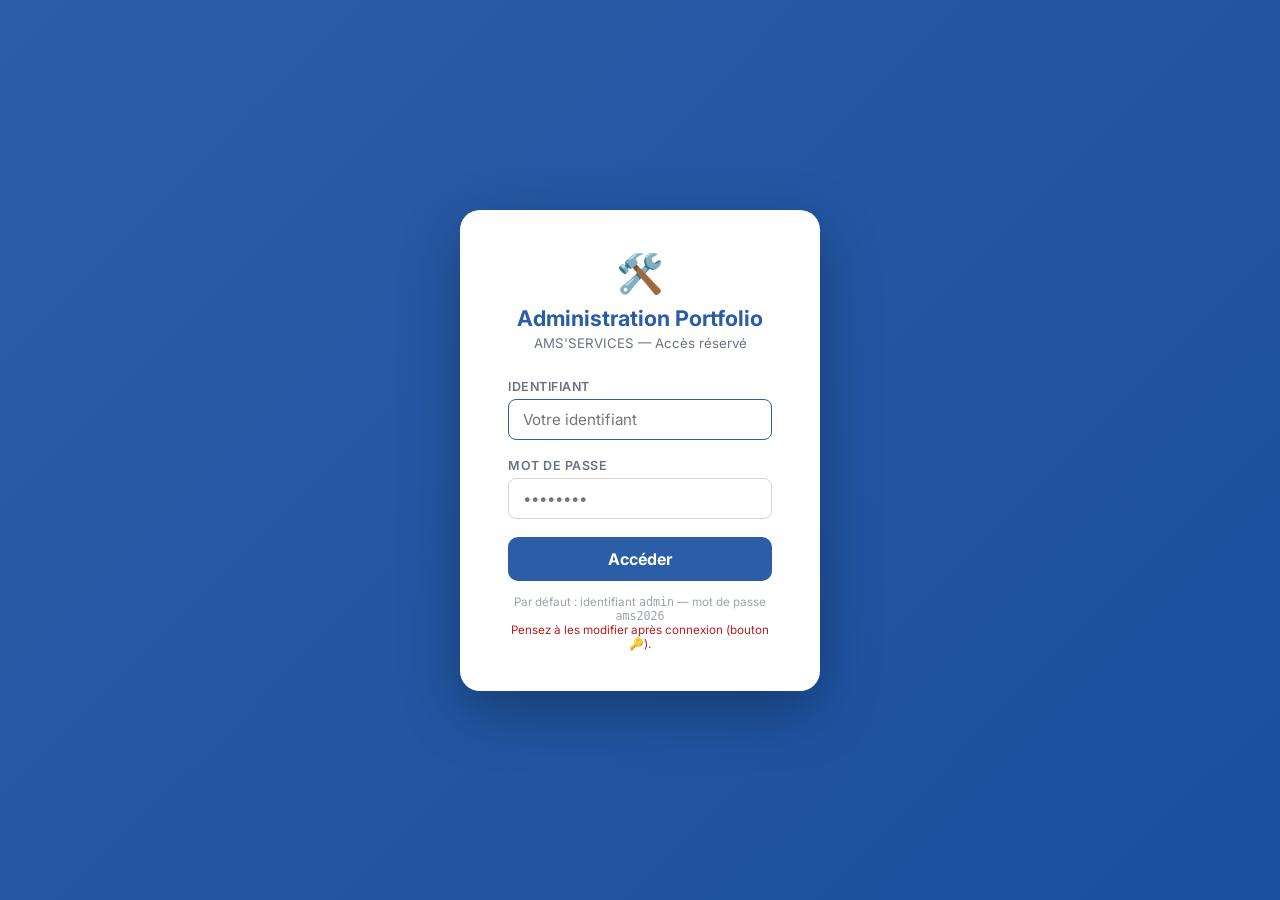
<file: admin.html>
<!DOCTYPE html>
<html lang="fr">
<head>
  <meta charset="UTF-8" /><meta name="viewport" content="width=device-width, initial-scale=1.0" />
  <title>Administration — Portfolio AMS'SERVICES</title>
  <link rel="icon" type="image/png" href="images/logo.png" />
  <link rel="preconnect" href="https://fonts.googleapis.com" />
  <link href="https://fonts.googleapis.com/css2?family=Inter:wght@400;500;600;700;800&display=swap" rel="stylesheet" />
  <style>
    :root {
      --blue:#2B5EA7; --blue-d:#1a4fa0; --orange:#F9C200;
      --dark:#111827; --gray:#6B7280; --gray-l:#F3F4F6;
      --white:#ffffff; --radius:12px; --shadow:0 2px 12px rgba(0,0,0,.1);
    }
    *, *::before, *::after { box-sizing: border-box; margin:0; padding:0; }
    body { font-family:'Inter',sans-serif; color:var(--dark); background:#F1F5F9; height:100vh; overflow:hidden; }

    /* ── Login ── */
    #login-screen { display:flex; align-items:center; justify-content:center; height:100vh; background:linear-gradient(135deg,var(--blue) 0%,#1a4fa0 100%); }
    .lcard { background:var(--white); border-radius:20px; padding:40px 48px; box-shadow:0 20px 60px rgba(0,0,0,.3); text-align:center; width:360px; }
    .lcard-logo { font-size:2.4rem; margin-bottom:8px; }
    .lcard h1 { font-size:1.35rem; color:var(--blue); margin-bottom:4px; }
    .lcard .sub { font-size:.83rem; color:var(--gray); margin-bottom:28px; }
    .lfield { display:flex; flex-direction:column; gap:5px; margin-bottom:18px; text-align:left; }
    .lfield label { font-size:.78rem; font-weight:600; color:var(--gray); text-transform:uppercase; letter-spacing:.5px; }
    .lfield input { padding:10px 14px; border:1.5px solid #D1D5DB; border-radius:8px; font-size:.95rem; font-family:inherit; outline:none; transition:border-color .2s; }
    .lfield input:focus { border-color:var(--blue); }
    .lbtn { width:100%; padding:12px; background:var(--blue); color:var(--white); border:none; border-radius:10px; font-size:1rem; font-weight:700; font-family:inherit; cursor:pointer; transition:background .2s; }
    .lbtn:hover { background:var(--blue-d); }
    .lerr { color:#DC2626; font-size:.82rem; margin-top:10px; display:none; }
    .lhint { font-size:.73rem; color:#9CA3AF; margin-top:14px; }

    /* ── Admin shell ── */
    #admin-ui { display:none; flex-direction:column; height:100vh; }

    /* Header */
    .adm-hdr { display:flex; align-items:center; gap:14px; background:var(--blue); color:var(--white); padding:0 20px; height:54px; flex-shrink:0; box-shadow:0 2px 8px rgba(0,0,0,.2); }
    .adm-brand { font-size:.98rem; font-weight:800; flex:1; }
    .adm-brand span { opacity:.65; font-weight:400; font-size:.82rem; margin-left:8px; }
    .abtn { display:inline-flex; align-items:center; gap:5px; padding:7px 14px; border-radius:8px; font-size:.8rem; font-weight:600; font-family:inherit; cursor:pointer; border:none; transition:all .2s; text-decoration:none; white-space:nowrap; }
    .abtn-ghost { background:rgba(255,255,255,.15); color:var(--white); }
    .abtn-ghost:hover { background:rgba(255,255,255,.28); }
    .abtn-orange { background:var(--orange); color:var(--dark); }
    .abtn-orange:hover { background:#e6b100; }
    .abtn-green { background:#22C55E; color:var(--white); }
    .abtn-green:hover { background:#16a34a; }
    .abtn-blue { background:var(--blue-d); color:var(--white); border:1.5px solid rgba(255,255,255,.3); }
    .abtn-blue:hover { background:rgba(255,255,255,.1); }
    .hdr-actions { display:flex; gap:7px; align-items:center; }

    /* Body */
    .adm-body { display:flex; flex:1; overflow:hidden; }

    /* Sidebar */
    .adm-sidebar { width:232px; background:#1E293B; color:#E2E8F0; flex-shrink:0; display:flex; flex-direction:column; overflow-y:auto; }
    .sidebar-label { font-size:.68rem; font-weight:700; color:#475569; text-transform:uppercase; letter-spacing:1px; padding:14px 14px 6px; }
    .sec-item { display:flex; align-items:center; gap:8px; padding:9px 14px; cursor:pointer; transition:background .15s; border-left:3px solid transparent; }
    .sec-item:hover { background:rgba(255,255,255,.07); }
    .sec-item.active { background:rgba(43,94,167,.35); border-left-color:#60A5FA; color:#fff; }
    .sec-item .si-icon { font-size:1.05rem; flex-shrink:0; }
    .sec-item .si-name { flex:1; font-size:.83rem; font-weight:500; overflow:hidden; text-overflow:ellipsis; white-space:nowrap; }
    .sec-item .si-acts { display:flex; gap:2px; opacity:0; transition:opacity .15s; flex-shrink:0; }
    .sec-item:hover .si-acts, .sec-item.active .si-acts { opacity:1; }
    .icobtn { background:none; border:none; color:#64748B; font-size:.8rem; cursor:pointer; padding:2px 4px; border-radius:4px; transition:all .15s; }
    .icobtn:hover { background:rgba(255,255,255,.1); color:#fff; }
    .icobtn.red:hover { background:rgba(220,38,38,.25); color:#FCA5A5; }
    .sidebar-foot { padding:12px 14px; border-top:1px solid rgba(255,255,255,.07); margin-top:auto; }
    .add-sec-btn { width:100%; padding:8px; background:rgba(255,255,255,.06); border:1.5px dashed #334155; border-radius:8px; color:#64748B; font-size:.8rem; font-family:inherit; cursor:pointer; transition:all .2s; }
    .add-sec-btn:hover { background:rgba(255,255,255,.12); color:#fff; border-color:#64748B; }

    /* Info workflow */
    .workflow-info { padding:10px 14px; background:rgba(249,194,0,.07); border-top:1px solid rgba(249,194,0,.15); }
    .workflow-info p { font-size:.7rem; color:#94A3B8; line-height:1.5; }
    .workflow-info strong { color:#F9C200; }

    /* Main panel */
    .adm-main { flex:1; overflow-y:auto; padding:24px 28px; }
    .panel-title { font-size:1.35rem; font-weight:800; color:var(--dark); margin-bottom:3px; }
    .panel-sub { font-size:.83rem; color:var(--gray); margin-bottom:22px; }

    /* Cards */
    .acard { background:var(--white); border-radius:var(--radius); padding:22px; box-shadow:var(--shadow); margin-bottom:22px; }
    .acard-title { font-size:.92rem; font-weight:700; color:var(--dark); margin-bottom:16px; padding-bottom:10px; border-bottom:1px solid #E5E7EB; }
    .form-row { display:grid; grid-template-columns:1fr 1fr; gap:12px; margin-bottom:12px; }
    .form-full { grid-column:1/-1; }
    .afield { display:flex; flex-direction:column; gap:4px; }
    .afield label { font-size:.72rem; font-weight:700; color:var(--gray); text-transform:uppercase; letter-spacing:.5px; }
    .afield input, .afield textarea, .afield select { padding:8px 11px; border:1.5px solid #D1D5DB; border-radius:8px; font-size:.88rem; font-family:inherit; outline:none; transition:border-color .2s; background:#fff; }
    .afield input:focus, .afield textarea:focus { border-color:var(--blue); }
    .afield textarea { resize:vertical; min-height:68px; }
    .form-save { display:flex; justify-content:flex-end; margin-top:8px; }

    /* Fiches */
    .fiches-hdr { display:flex; align-items:center; justify-content:space-between; margin-bottom:14px; }
    .fiches-hdr h3 { font-size:.98rem; font-weight:700; }
    .abtn-sm { padding:6px 14px; font-size:.78rem; border-radius:7px; }
    .abtn-outline { background:var(--white); color:var(--dark); border:1.5px solid #D1D5DB; }
    .abtn-outline:hover { background:var(--gray-l); }
    .abtn-danger { background:#FEE2E2; color:#DC2626; border:1.5px solid #FCA5A5; }
    .abtn-danger:hover { background:#DC2626; color:var(--white); border-color:#DC2626; }
    .abtn-primary { background:var(--blue); color:var(--white); }
    .abtn-primary:hover { background:var(--blue-d); }

    .fiche-list { display:flex; flex-direction:column; gap:12px; }
    .fiche-card { background:var(--white); border-radius:10px; box-shadow:var(--shadow); display:flex; gap:12px; align-items:flex-start; padding:13px 15px; border-left:4px solid var(--blue); }
    .fiche-thumb { width:76px; height:76px; border-radius:8px; object-fit:cover; flex-shrink:0; background:var(--gray-l); }
    .fiche-no-thumb { width:76px; height:76px; border-radius:8px; background:var(--gray-l); display:flex; align-items:center; justify-content:center; font-size:1.7rem; flex-shrink:0; color:#9CA3AF; }
    .fiche-info { flex:1; min-width:0; }
    .fiche-titre { font-size:.92rem; font-weight:700; margin-bottom:4px; white-space:nowrap; overflow:hidden; text-overflow:ellipsis; }
    .fiche-chips { display:flex; gap:5px; flex-wrap:wrap; margin-bottom:5px; }
    .fchip { font-size:.7rem; background:#EFF6FF; color:var(--blue); border-radius:20px; padding:2px 8px; font-weight:600; }
    .fchip.aa { background:#FEF3C7; color:#92400E; }
    .fchip.gray { background:var(--gray-l); color:var(--gray); }
    .fiche-desc { font-size:.78rem; color:var(--gray); overflow:hidden; display:-webkit-box; -webkit-line-clamp:2; -webkit-box-orient:vertical; }
    .fiche-actions { display:flex; flex-direction:column; gap:5px; flex-shrink:0; }
    .reorder-btns { display:flex; gap:3px; }

    /* Modal */
    .overlay { display:none; position:fixed; inset:0; z-index:1000; background:rgba(0,0,0,.6); align-items:flex-start; justify-content:center; padding:30px 16px; overflow-y:auto; }
    .overlay.active { display:flex; }
    .mbox { background:var(--white); border-radius:16px; width:100%; max-width:660px; box-shadow:0 20px 60px rgba(0,0,0,.3); margin:auto; }
    .mhdr { display:flex; align-items:center; justify-content:space-between; padding:16px 22px; border-bottom:1px solid #E5E7EB; background:#F8FAFC; border-radius:16px 16px 0 0; }
    .mhdr h2 { font-size:1.05rem; font-weight:700; }
    .mclose { background:none; border:none; font-size:1.35rem; cursor:pointer; color:var(--gray); padding:2px 8px; border-radius:6px; }
    .mclose:hover { background:var(--gray-l); }
    .mbody { padding:22px; display:flex; flex-direction:column; gap:14px; }
    .mfoot { display:flex; gap:10px; justify-content:flex-end; padding:14px 22px; border-top:1px solid #E5E7EB; background:#F8FAFC; border-radius:0 0 16px 16px; }

    /* Image editors */
    .img-box { background:#F8FAFC; border:1.5px solid #E5E7EB; border-radius:10px; padding:13px; }
    .img-preview { width:100%; max-height:160px; object-fit:cover; border-radius:8px; margin-bottom:10px; display:none; }
    .img-preview.show { display:block; }
    .secs-list { display:flex; flex-direction:column; gap:9px; margin-top:6px; }
    .sec-img-item { background:#F8FAFC; border:1.5px solid #E5E7EB; border-radius:10px; padding:11px; display:flex; gap:10px; align-items:flex-start; }
    .sec-img-thumb { width:58px; height:58px; object-fit:cover; border-radius:6px; flex-shrink:0; background:var(--gray-l); display:flex; align-items:center; justify-content:center; font-size:1.3rem; color:#9CA3AF; }
    .sec-img-thumb img { width:100%; height:100%; object-fit:cover; border-radius:6px; display:block; }
    .sec-img-fields { flex:1; display:flex; flex-direction:column; gap:6px; }
    .sec-img-del { background:none; border:none; color:#DC2626; font-size:1.1rem; cursor:pointer; flex-shrink:0; padding:2px; border-radius:4px; }
    .sec-img-del:hover { background:#FEE2E2; }

    /* Radio style */
    .radio-group { display:flex; gap:20px; margin-top:4px; flex-wrap:wrap; }
    .radio-opt { display:flex; align-items:center; gap:7px; font-size:.88rem; cursor:pointer; }
    .radio-opt input { accent-color:var(--blue); width:16px; height:16px; cursor:pointer; }

    /* Divider */
    .divider { border:none; border-top:1px solid #E5E7EB; }

    /* Toast */
    .adm-toast { position:fixed; bottom:22px; right:22px; z-index:9999; background:#1E293B; color:var(--white); padding:11px 18px; border-radius:10px; font-size:.85rem; font-weight:500; box-shadow:0 4px 20px rgba(0,0,0,.3); opacity:0; transform:translateY(8px); transition:all .3s; pointer-events:none; }
    .adm-toast.show { opacity:1; transform:translateY(0); }
    .adm-toast.ok { background:#16a34a; }
    .adm-toast.ko { background:#DC2626; }

    /* Empty */
    .empty { text-align:center; padding:36px 20px; color:var(--gray); }
    .empty .eicon { font-size:2.8rem; margin-bottom:10px; }

    @media(max-width:720px) {
      .adm-sidebar { display:none; }
      .form-row { grid-template-columns:1fr; }
    }
  </style>
</head>
<body>

<!-- ════════════════════ LOGIN ════════════════════ -->
<div id="login-screen">
  <div class="lcard">
    <div class="lcard-logo">🛠️</div>
    <h1>Administration Portfolio</h1>
    <p class="sub">AMS'SERVICES — Accès réservé</p>
    <div class="lfield">
      <label>Identifiant</label>
      <input type="text" id="login-user" placeholder="Votre identifiant" autocomplete="username" autofocus />
    </div>
    <div class="lfield">
      <label>Mot de passe</label>
      <input type="password" id="login-pw" placeholder="••••••••" autocomplete="current-password" />
    </div>
    <button class="lbtn" id="login-btn">Accéder</button>
    <p class="lerr" id="login-err">Identifiant ou mot de passe incorrect</p>
    <p class="lhint">Par défaut&nbsp;: identifiant <code>admin</code> — mot de passe <code>ams2026</code><br><span style="color:#B91C1C;">Pensez à les modifier après connexion (bouton 🔑).</span></p>
  </div>
</div>

<!-- ════════════════════ ADMIN ════════════════════ -->
<div id="admin-ui">

  <header class="adm-hdr">
    <div class="adm-brand">🛠 AMS Admin <span>— Portfolio Réalisations</span></div>
    <div class="hdr-actions">
      <a href="portfolio.html" target="_blank" class="abtn abtn-ghost">👁 Aperçu</a>
      <button class="abtn abtn-orange" id="btn-save">💾 Enregistrer</button>
      <button class="abtn abtn-green" id="btn-export">⬇ Exporter .js</button>
      <button class="abtn abtn-ghost" id="btn-creds" title="Modifier l'identifiant et le mot de passe">🔑 Identifiants</button>
      <button class="abtn abtn-ghost" id="btn-logout" style="opacity:.65;">Quitter</button>
    </div>
  </header>

  <div class="adm-body">

    <aside class="adm-sidebar">
      <div class="sidebar-label">Sections</div>
      <div id="sidebar-list"></div>
      <div class="sidebar-foot">
        <button class="add-sec-btn" id="btn-add-sec">+ Nouvelle section</button>
      </div>
      <div class="workflow-info">
        <p><strong>Publier les changements</strong><br>
          1. Enregistrer 💾<br>
          2. Exporter ⬇ → remplacer <code>portfolio-data.js</code><br>
          3. <code>git push</code> → déploiement auto OVH</p>
      </div>
    </aside>

    <main class="adm-main" id="main-panel">
      <div class="empty"><div class="eicon">👈</div><p>Sélectionnez une section dans le menu</p></div>
    </main>
  </div>
</div>

<!-- ════════════════════ MODAL FICHE ════════════════════ -->
<div class="overlay" id="fiche-overlay">
  <div class="mbox">
    <div class="mhdr">
      <h2 id="fm-title">Fiche réalisation</h2>
      <button class="mclose" onclick="closeFicheModal()">✕</button>
    </div>
    <div class="mbody" id="fm-body"></div>
    <div class="mfoot">
      <button class="abtn abtn-outline abtn-sm" onclick="closeFicheModal()">Annuler</button>
      <button class="abtn abtn-primary abtn-sm" id="fm-save-btn">Enregistrer la fiche</button>
    </div>
  </div>
</div>

<!-- ════════════════════ MODAL IDENTIFIANTS ════════════════════ -->
<div class="overlay" id="creds-overlay">
  <div class="mbox" style="max-width:440px;">
    <div class="mhdr">
      <h2>🔑 Modifier les identifiants</h2>
      <button class="mclose" onclick="closeCredsModal()">✕</button>
    </div>
    <div class="mbody">
      <div class="afield"><label>Identifiant actuel</label><input type="text" id="cr-cur-user" autocomplete="off" /></div>
      <div class="afield"><label>Mot de passe actuel</label><input type="password" id="cr-cur-pw" autocomplete="off" /></div>
      <hr class="divider" />
      <div class="afield"><label>Nouvel identifiant</label><input type="text" id="cr-new-user" autocomplete="off" /></div>
      <div class="afield"><label>Nouveau mot de passe</label><input type="password" id="cr-new-pw" autocomplete="off" /></div>
      <div class="afield"><label>Confirmer le nouveau mot de passe</label><input type="password" id="cr-new-pw2" autocomplete="off" /></div>
      <p id="cr-err" style="color:#DC2626;font-size:.82rem;display:none;margin-top:2px;"></p>
      <p style="font-size:.74rem;color:var(--gray);margin-top:2px;">Les identifiants sont enregistrés dans ce navigateur.</p>
    </div>
    <div class="mfoot">
      <button class="abtn abtn-outline abtn-sm" onclick="closeCredsModal()">Annuler</button>
      <button class="abtn abtn-primary abtn-sm" id="cr-save">Enregistrer</button>
    </div>
  </div>
</div>

<!-- Toast -->
<div class="adm-toast" id="toast"></div>

<script src="portfolio-data.js"></script>
<script>
/* ═══════════════════════════════════════════════════════ */

const LS_USER = 'ams_admin_user';
const LS_PW   = 'ams_admin_pw';
const SS_AUTH = 'ams_admin_session';
const LS_DATA = 'ams_portfolio_data';
const DEF_USER = btoa('admin');
const DEF_PW   = btoa('ams2026');

let state  = null;
let curSec = -1;
let editIdx = -1;

/* ── Auth ── */
document.getElementById('login-btn').onclick = doLogin;
['login-user', 'login-pw'].forEach(id =>
  document.getElementById(id).addEventListener('keydown', e => { if (e.key === 'Enter') doLogin(); })
);

function doLogin() {
  const user = document.getElementById('login-user').value.trim();
  const pw   = document.getElementById('login-pw').value;
  const storedUser = localStorage.getItem(LS_USER) || DEF_USER;
  const storedPw   = localStorage.getItem(LS_PW)   || DEF_PW;
  if (btoa(user) === storedUser && btoa(pw) === storedPw) {
    sessionStorage.setItem(SS_AUTH, '1');
    showAdmin();
  } else {
    const e = document.getElementById('login-err');
    e.style.display = 'block';
    document.getElementById('login-pw').value = '';
    document.getElementById('login-pw').focus();
  }
}

function showAdmin() {
  document.getElementById('login-screen').style.display = 'none';
  document.getElementById('admin-ui').style.display = 'flex';
  document.getElementById('login-err').style.display = 'none';
  initAdmin();
}

document.getElementById('btn-logout').onclick = () => {
  sessionStorage.removeItem(SS_AUTH);
  document.getElementById('admin-ui').style.display = 'none';
  document.getElementById('login-screen').style.display = 'flex';
  document.getElementById('login-pw').value = '';
  document.getElementById('login-user').focus();
  curSec = -1;
};

/* ── Modification des identifiants ── */
document.getElementById('btn-creds').onclick = openCredsModal;

function openCredsModal() {
  ['cr-cur-user','cr-cur-pw','cr-new-user','cr-new-pw','cr-new-pw2'].forEach(id => document.getElementById(id).value = '');
  document.getElementById('cr-err').style.display = 'none';
  document.getElementById('creds-overlay').classList.add('active');
}
function closeCredsModal() { document.getElementById('creds-overlay').classList.remove('active'); }

document.getElementById('cr-save').onclick = () => {
  const err = document.getElementById('cr-err');
  const curUser = document.getElementById('cr-cur-user').value.trim();
  const curPw   = document.getElementById('cr-cur-pw').value;
  const newUser = document.getElementById('cr-new-user').value.trim();
  const newPw   = document.getElementById('cr-new-pw').value;
  const newPw2  = document.getElementById('cr-new-pw2').value;
  const storedUser = localStorage.getItem(LS_USER) || DEF_USER;
  const storedPw   = localStorage.getItem(LS_PW)   || DEF_PW;
  err.style.display = 'none';
  const fail = m => { err.textContent = m; err.style.display = 'block'; };
  if (btoa(curUser) !== storedUser || btoa(curPw) !== storedPw) return fail('Identifiant ou mot de passe actuel incorrect.');
  if (newUser.length < 3) return fail('Le nouvel identifiant doit faire au moins 3 caractères.');
  if (newPw.length < 4)   return fail('Le nouveau mot de passe doit faire au moins 4 caractères.');
  if (newPw !== newPw2)   return fail('Les deux mots de passe ne correspondent pas.');
  localStorage.setItem(LS_USER, btoa(newUser));
  localStorage.setItem(LS_PW, btoa(newPw));
  closeCredsModal();
  toast('Identifiants mis à jour ✓', 'ok');
};

/* Reprise de session si déjà connecté dans cet onglet */
if (sessionStorage.getItem(SS_AUTH) === '1') showAdmin();

/* ── Init ── */
function initAdmin() {
  try {
    const saved = localStorage.getItem(LS_DATA);
    state = saved ? JSON.parse(saved) : JSON.parse(JSON.stringify(PORTFOLIO_DATA));
  } catch(e) {
    state = JSON.parse(JSON.stringify(PORTFOLIO_DATA));
  }
  renderSidebar();
}

/* ── Toast ── */
function toast(msg, type='') {
  const t = document.getElementById('toast');
  t.textContent = msg;
  t.className = 'adm-toast show' + (type ? ' ' + type : '');
  clearTimeout(t._t);
  t._t = setTimeout(() => t.classList.remove('show'), 3000);
}

/* ── Save / Export ── */
document.getElementById('btn-save').onclick = () => {
  localStorage.setItem(LS_DATA, JSON.stringify(state));
  toast('Données enregistrées dans le navigateur ✓', 'ok');
};

document.getElementById('btn-export').onclick = () => {
  const s = JSON.parse(JSON.stringify(state));
  s.lastUpdated = new Date().toISOString().slice(0,10);
  const content = `// ============================================================\n//  portfolio-data.js — Données du portfolio AMS'SERVICES\n//  Éditer via admin.html  →  Exporter  →  remplacer ce fichier  →  git push\n// ============================================================\nconst PORTFOLIO_DATA = ${JSON.stringify(s, null, 2)};\n`;
  const blob = new Blob([content], {type:'text/javascript'});
  const url  = URL.createObjectURL(blob);
  const a    = document.createElement('a');
  a.href = url; a.download = 'portfolio-data.js'; a.click();
  URL.revokeObjectURL(url);
  toast('portfolio-data.js téléchargé — remplacez le fichier et faites un git push ✓', 'ok');
};

/* ── Sidebar ── */
function renderSidebar() {
  const el = document.getElementById('sidebar-list');
  el.innerHTML = state.sections.length
    ? state.sections.map((s,i) => `
        <div class="sec-item ${i===curSec?'active':''}" onclick="selSec(${i})">
          <span class="si-icon">${s.icon||'📁'}</span>
          <span class="si-name">${esc(s.tag||'Section '+(i+1))}</span>
          <span class="si-acts" onclick="event.stopPropagation()">
            <button class="icobtn" title="Monter" onclick="moveSec(${i},-1)">▲</button>
            <button class="icobtn" title="Descendre" onclick="moveSec(${i},1)">▼</button>
            <button class="icobtn red" title="Supprimer" onclick="delSec(${i})">✕</button>
          </span>
        </div>`).join('')
    : '<div style="padding:12px 14px;font-size:.78rem;color:#475569;">Aucune section</div>';
}

function selSec(i) { curSec = i; renderSidebar(); renderMain(); }

function moveSec(i, d) {
  const j = i + d;
  if (j < 0 || j >= state.sections.length) return;
  [state.sections[i], state.sections[j]] = [state.sections[j], state.sections[i]];
  if (curSec === i) curSec = j; else if (curSec === j) curSec = i;
  renderSidebar();
  if (curSec >= 0) renderMain();
}

function delSec(i) {
  if (!confirm(`Supprimer la section "${state.sections[i].tag}" et ses fiches ?`)) return;
  state.sections.splice(i, 1);
  if (curSec === i) { curSec = -1; document.getElementById('main-panel').innerHTML = '<div class="empty"><div class="eicon">👈</div><p>Sélectionnez une section</p></div>'; }
  else if (curSec > i) curSec--;
  renderSidebar();
}

document.getElementById('btn-add-sec').onclick = () => {
  state.sections.push({ id:'sec-'+Date.now(), icon:'📁', tag:'Nouvelle section', titreSection:'', descriptionSection:'', lienService:'', nomService:'', realisations:[] });
  curSec = state.sections.length - 1;
  renderSidebar(); renderMain();
};

/* ── Main panel ── */
function renderMain() {
  if (curSec < 0 || !state.sections[curSec]) return;
  const s = state.sections[curSec];
  document.getElementById('main-panel').innerHTML = `
    <div class="panel-title">${s.icon||''} ${esc(s.tag||'Section sans titre')}</div>
    <p class="panel-sub">${s.realisations.length} fiche(s) dans cette section</p>

    <div class="acard">
      <div class="acard-title">⚙️ Paramètres de la section</div>
      <div class="form-row">
        <div class="afield"><label>Icône (emoji)</label><input id="s-icon" value="${esc(s.icon||'')}" placeholder="🔧" /></div>
        <div class="afield"><label>Tag / Catégorie</label><input id="s-tag" value="${esc(s.tag||'')}" placeholder="Plomberie & Sanitaire" /></div>
      </div>
      <div class="form-row">
        <div class="afield form-full"><label>Titre (h2 de la section)</label><input id="s-titre" value="${esc(s.titreSection||'')}" placeholder="Installations & Rénovations Plomberie" /></div>
      </div>
      <div class="form-row">
        <div class="afield form-full"><label>Description de la section</label><textarea id="s-desc" rows="2">${esc(s.descriptionSection||'')}</textarea></div>
      </div>
      <div class="form-row">
        <div class="afield"><label>Lien service (href)</label><input id="s-lien" value="${esc(s.lienService||'')}" placeholder="plomberie.html" /></div>
        <div class="afield"><label>Nom du service</label><input id="s-nom" value="${esc(s.nomService||'')}" placeholder="Plomberie" /></div>
      </div>
      <div class="form-save">
        <button class="abtn abtn-primary abtn-sm" onclick="saveSecSettings()">Enregistrer les paramètres</button>
      </div>
    </div>

    <div class="acard">
      <div class="fiches-hdr">
        <h3>📸 Fiches réalisations (${s.realisations.length})</h3>
        <button class="abtn abtn-primary abtn-sm" onclick="openFicheModal(-1)">+ Ajouter une fiche</button>
      </div>
      <div class="fiche-list" id="fiche-list">
        ${s.realisations.length
          ? s.realisations.map((r,i) => ficheCard(r,i)).join('')
          : '<div class="empty"><div class="eicon">📷</div><p>Aucune fiche — cliquez sur "+ Ajouter une fiche" pour commencer</p></div>'
        }
      </div>
    </div>`;
}

function saveSecSettings() {
  const s = state.sections[curSec];
  s.icon             = document.getElementById('s-icon').value.trim();
  s.tag              = document.getElementById('s-tag').value.trim();
  s.titreSection     = document.getElementById('s-titre').value.trim();
  s.descriptionSection = document.getElementById('s-desc').value.trim();
  s.lienService      = document.getElementById('s-lien').value.trim();
  s.nomService       = document.getElementById('s-nom').value.trim();
  renderSidebar();
  toast('Paramètres de section enregistrés ✓', 'ok');
}

function ficheCard(r, i) {
  const hasSrc = r.imagePrincipale && r.imagePrincipale.src;
  const thumb = hasSrc
    ? `<img class="fiche-thumb" src="${esc(r.imagePrincipale.src)}" alt="" onerror="this.style.display='none'" />`
    : `<div class="fiche-no-thumb">🖼</div>`;
  const typeC = r.type==='avant-apres' ? `<span class="fchip aa">Avant/Après</span>` : `<span class="fchip">Standard</span>`;
  const dateC = r.dateRealisation ? `<span class="fchip gray">📅 ${r.dateRealisation}</span>` : '';
  const villeC = r.ville ? `<span class="fchip gray">📍 ${esc(r.ville)}</span>` : '';
  const secC  = (r.imagesSecondaires||[]).length ? `<span class="fchip gray">${r.imagesSecondaires.length} img. sec.</span>` : '';
  return `
    <div class="fiche-card">
      ${thumb}
      <div class="fiche-info">
        <div class="fiche-titre">${esc(r.titrePrincipal||'Sans titre')}</div>
        <div class="fiche-chips">${typeC}${dateC}${villeC}${secC}</div>
        <div class="fiche-desc">${esc(r.descriptif||r.titreSecondaire||'—')}</div>
      </div>
      <div class="fiche-actions">
        <button class="abtn abtn-outline abtn-sm" onclick="openFicheModal(${i})">✏️ Éditer</button>
        <div class="reorder-btns">
          <button class="abtn abtn-outline abtn-sm" style="padding:4px 9px;" title="Monter" onclick="moveFiche(${i},-1)">▲</button>
          <button class="abtn abtn-outline abtn-sm" style="padding:4px 9px;" title="Descendre" onclick="moveFiche(${i},1)">▼</button>
        </div>
        <button class="abtn abtn-danger abtn-sm" onclick="delFiche(${i})">✕ Supprimer</button>
      </div>
    </div>`;
}

function moveFiche(i, d) {
  const reals = state.sections[curSec].realisations;
  const j = i + d;
  if (j < 0 || j >= reals.length) return;
  [reals[i], reals[j]] = [reals[j], reals[i]];
  renderMain();
}

function delFiche(i) {
  const r = state.sections[curSec].realisations[i];
  if (!confirm(`Supprimer la fiche "${r.titrePrincipal}" ?`)) return;
  state.sections[curSec].realisations.splice(i, 1);
  renderMain();
  toast('Fiche supprimée', 'ko');
}

/* ── Fiche Modal ── */
function openFicheModal(idx) {
  editIdx = idx;
  const s = state.sections[curSec];
  const def = { id:'real-'+Date.now(), titrePrincipal:'', titreSecondaire:'', descriptif:'', dateRealisation:'', ville:'', type:'standard', imagePrincipale:{src:'',alt:'',label:''}, imagesSecondaires:[] };
  const r = idx === -1 ? def : JSON.parse(JSON.stringify(s.realisations[idx]));

  document.getElementById('fm-title').textContent = idx === -1 ? 'Nouvelle fiche réalisation' : 'Éditer la fiche';
  document.getElementById('fm-body').innerHTML = buildFicheForm(r);
  document.getElementById('fiche-overlay').classList.add('active');
  document.getElementById('fm-save-btn').onclick = saveFicheModal;
}

function buildFicheForm(r) {
  const secs = (r.imagesSecondaires||[]).map((img,i) => secImgRow(img, i)).join('');
  return `
    <div class="form-row">
      <div class="afield form-full"><label>★ Titre principal</label>
        <input id="fm-titre" value="${esc(r.titrePrincipal)}" placeholder="Ex : Rénovation douche complète" /></div>
    </div>
    <div class="form-row">
      <div class="afield form-full"><label>Titre secondaire</label>
        <input id="fm-soustitre" value="${esc(r.titreSecondaire||'')}" placeholder="Ex : Pose carrelage & plomberie complète" /></div>
    </div>
    <div class="form-row">
      <div class="afield form-full"><label>Descriptif</label>
        <textarea id="fm-desc" rows="3" placeholder="Description détaillée du chantier...">${esc(r.descriptif||'')}</textarea></div>
    </div>
    <div class="form-row">
      <div class="afield"><label>Date de réalisation</label>
        <input type="month" id="fm-date" value="${r.dateRealisation||''}" /></div>
      <div class="afield"><label>Ville</label>
        <input id="fm-ville" value="${esc(r.ville||'')}" placeholder="Chambéry" /></div>
    </div>
    <div class="afield"><label>Type d'affichage</label>
      <div class="radio-group">
        <label class="radio-opt"><input type="radio" name="fm-type" value="standard" ${r.type!=='avant-apres'?'checked':''}> Standard</label>
        <label class="radio-opt"><input type="radio" name="fm-type" value="avant-apres" ${r.type==='avant-apres'?'checked':''}> Avant / Après</label>
      </div>
    </div>

    <hr class="divider"/>

    <div>
      <div class="afield" style="margin-bottom:8px;"><label>🖼 Image principale</label></div>
      <div class="img-box">
        <img id="fm-main-prev" class="img-preview ${r.imagePrincipale.src?'show':''}" src="${esc(r.imagePrincipale.src||'')}" onerror="this.classList.remove('show')" />
        <div class="form-row" style="margin-bottom:8px;">
          <div class="afield form-full"><label>Chemin ou URL de l'image</label>
            <input id="fm-main-src" value="${esc(r.imagePrincipale.src||'')}" placeholder="images/mon-image.jpg"
                   oninput="livePreview('fm-main-src','fm-main-prev')" /></div>
        </div>
        <div class="form-row">
          <div class="afield"><label>Texte alt (SEO)</label>
            <input id="fm-main-alt" value="${esc(r.imagePrincipale.alt||'')}" placeholder="Description de l'image..." /></div>
          <div class="afield"><label>Légende (label)</label>
            <input id="fm-main-label" value="${esc(r.imagePrincipale.label||'')}" placeholder="🚿 Titre affiché au survol" /></div>
        </div>
      </div>
    </div>

    <div>
      <div style="display:flex;align-items:center;justify-content:space-between;margin-bottom:8px;">
        <div class="afield" style="margin-bottom:0;"><label>🖼 Images secondaires</label></div>
        <button class="abtn abtn-outline abtn-sm" type="button" onclick="addSecImg()">+ Ajouter</button>
      </div>
      <div class="secs-list" id="fm-secs">
        ${secs || '<p style="font-size:.78rem;color:var(--gray);padding:4px 0;">Aucune image secondaire</p>'}
      </div>
    </div>`;
}

function secImgRow(img, i) {
  return `
    <div class="sec-img-item" id="si-${i}">
      <div class="sec-img-thumb">
        ${img.src ? `<img src="${esc(img.src)}" onerror="this.style.display='none'" />` : '🖼'}
      </div>
      <div class="sec-img-fields">
        <div class="afield"><label>Chemin / URL</label>
          <input class="si-src" value="${esc(img.src||'')}" placeholder="images/photo.jpg" oninput="updateSecThumb(this)" /></div>
        <div class="afield"><label>Alt</label>
          <input class="si-alt" value="${esc(img.alt||'')}" placeholder="Description..." /></div>
        <div class="afield"><label>Légende</label>
          <input class="si-lbl" value="${esc(img.label||'')}" placeholder="🔧 Titre affiché" /></div>
      </div>
      <button class="sec-img-del" onclick="delSecImg(${i})" title="Supprimer">🗑</button>
    </div>`;
}

function addSecImg() {
  const c = document.getElementById('fm-secs');
  const p = c.querySelector('p');
  if (p) p.remove();
  const i = c.querySelectorAll('.sec-img-item').length;
  c.insertAdjacentHTML('beforeend', secImgRow({src:'',alt:'',label:''}, i));
}

function delSecImg(i) {
  const el = document.getElementById('si-'+i);
  if (el) {
    el.remove();
    document.querySelectorAll('#fm-secs .sec-img-item').forEach((el, idx) => {
      el.id = 'si-'+idx;
      el.querySelector('.sec-img-del').setAttribute('onclick', `delSecImg(${idx})`);
    });
  }
}

function livePreview(srcId, prevId) {
  const src = document.getElementById(srcId).value.trim();
  const p   = document.getElementById(prevId);
  if (src) { p.src = src; p.classList.add('show'); p.onerror = () => p.classList.remove('show'); }
  else { p.classList.remove('show'); }
}

function updateSecThumb(input) {
  const item = input.closest('.sec-img-item');
  const box  = item.querySelector('.sec-img-thumb');
  if (!box) return;
  const src = input.value.trim();
  if (src) {
    box.innerHTML = `<img src="${esc(src)}" onerror="this.parentNode.innerHTML='🖼'" />`;
  } else {
    box.innerHTML = '🖼';
  }
}

function saveFicheModal() {
  const titre = document.getElementById('fm-titre').value.trim();
  if (!titre) { toast('Le titre principal est requis', 'ko'); return; }

  const secItems = document.querySelectorAll('#fm-secs .sec-img-item');
  const imagesSecondaires = Array.from(secItems).map(el => ({
    src:   el.querySelector('.si-src').value.trim(),
    alt:   el.querySelector('.si-alt').value.trim(),
    label: el.querySelector('.si-lbl').value.trim()
  })).filter(img => img.src);

  const fiche = {
    id: editIdx === -1 ? 'real-'+Date.now() : state.sections[curSec].realisations[editIdx].id,
    titrePrincipal:  titre,
    titreSecondaire: document.getElementById('fm-soustitre').value.trim(),
    descriptif:      document.getElementById('fm-desc').value.trim(),
    dateRealisation: document.getElementById('fm-date').value.trim(),
    ville:           document.getElementById('fm-ville').value.trim(),
    type:            document.querySelector('input[name="fm-type"]:checked').value,
    imagePrincipale: {
      src:   document.getElementById('fm-main-src').value.trim(),
      alt:   document.getElementById('fm-main-alt').value.trim(),
      label: document.getElementById('fm-main-label').value.trim()
    },
    imagesSecondaires
  };

  const reals = state.sections[curSec].realisations;
  if (editIdx === -1) { reals.push(fiche); toast(`Fiche "${titre}" ajoutée ✓`, 'ok'); }
  else { reals[editIdx] = fiche; toast(`Fiche "${titre}" mise à jour ✓`, 'ok'); }

  closeFicheModal();
  renderMain();
}

function closeFicheModal() {
  document.getElementById('fiche-overlay').classList.remove('active');
  editIdx = -1;
}

/* ── Keyboard / click-out ── */
document.addEventListener('keydown', e => { if (e.key === 'Escape') { closeFicheModal(); closeCredsModal(); } });
document.getElementById('fiche-overlay').addEventListener('click', e => {
  if (e.target === document.getElementById('fiche-overlay')) closeFicheModal();
});
document.getElementById('creds-overlay').addEventListener('click', e => {
  if (e.target === document.getElementById('creds-overlay')) closeCredsModal();
});

/* ── Helpers ── */
function esc(s) {
  return String(s||'').replace(/&/g,'&amp;').replace(/</g,'&lt;').replace(/>/g,'&gt;').replace(/"/g,'&quot;');
}
</script>
</body>
</html>
</file>
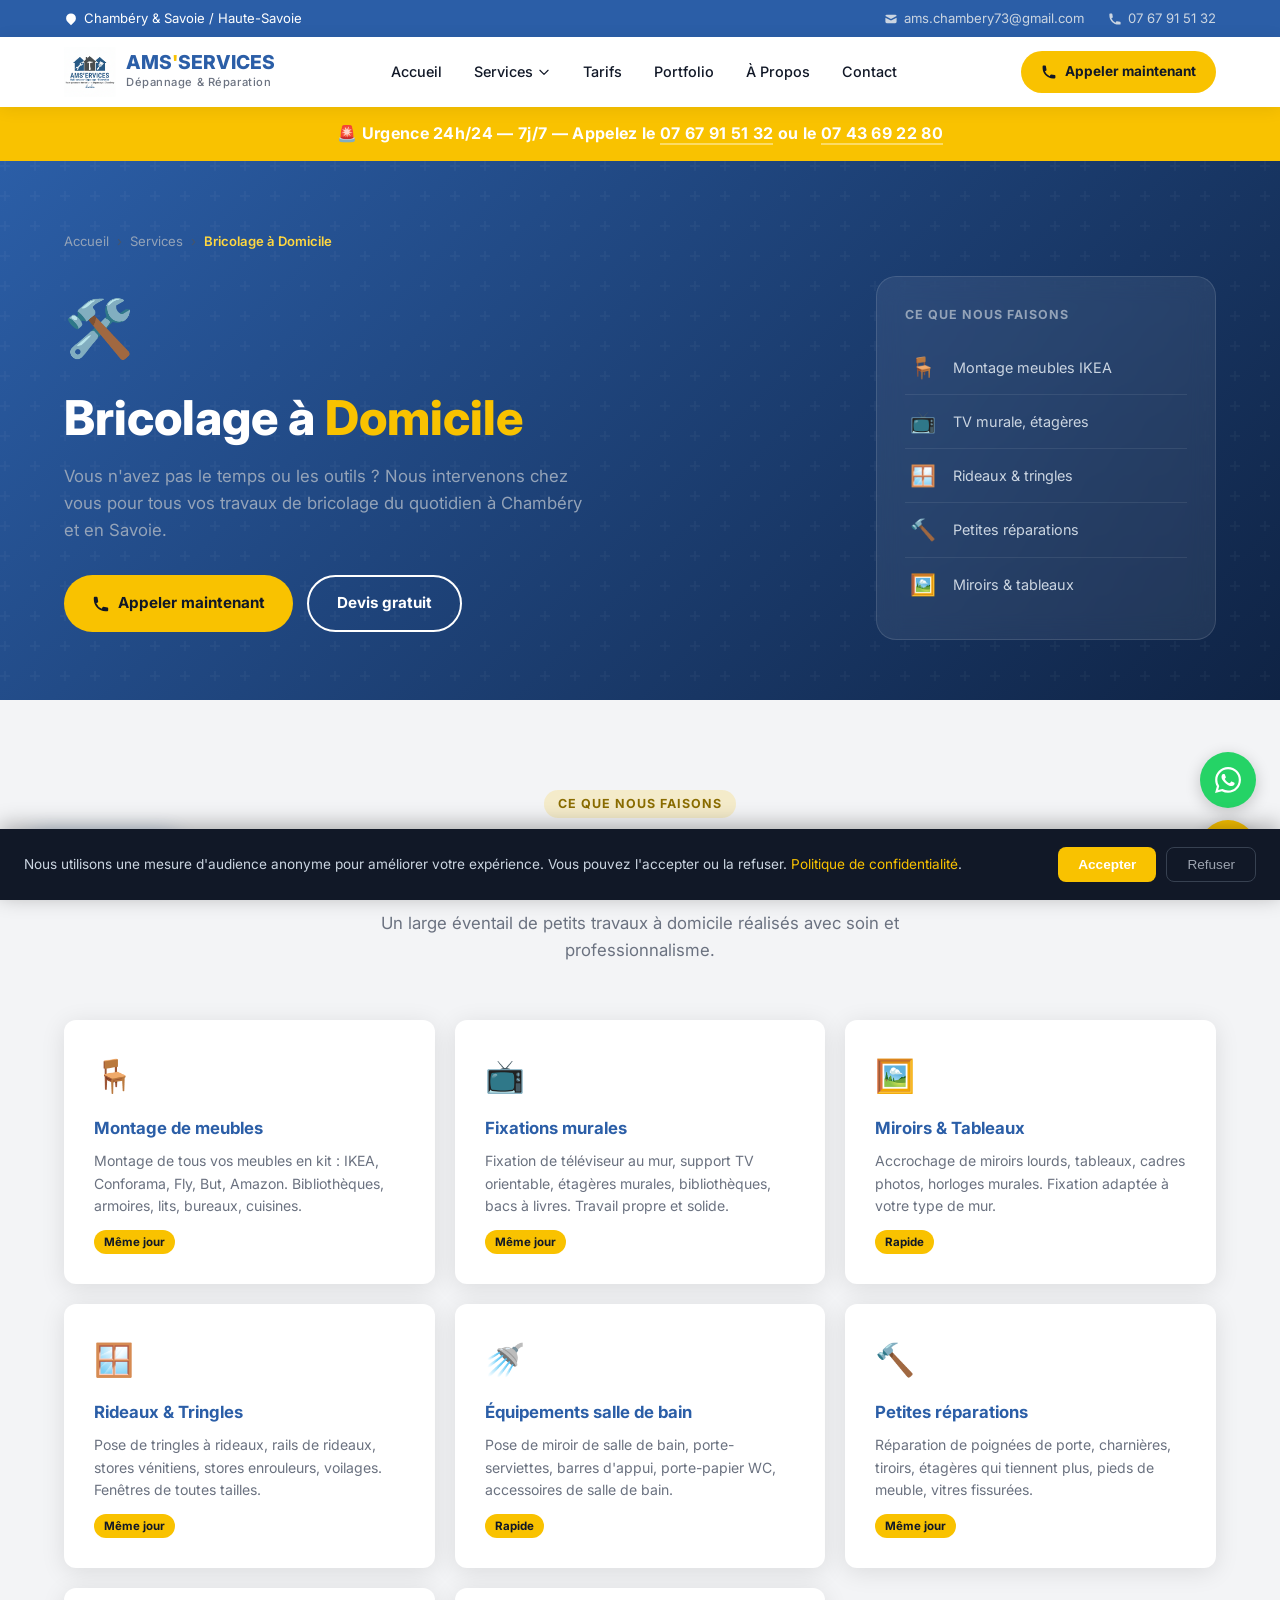
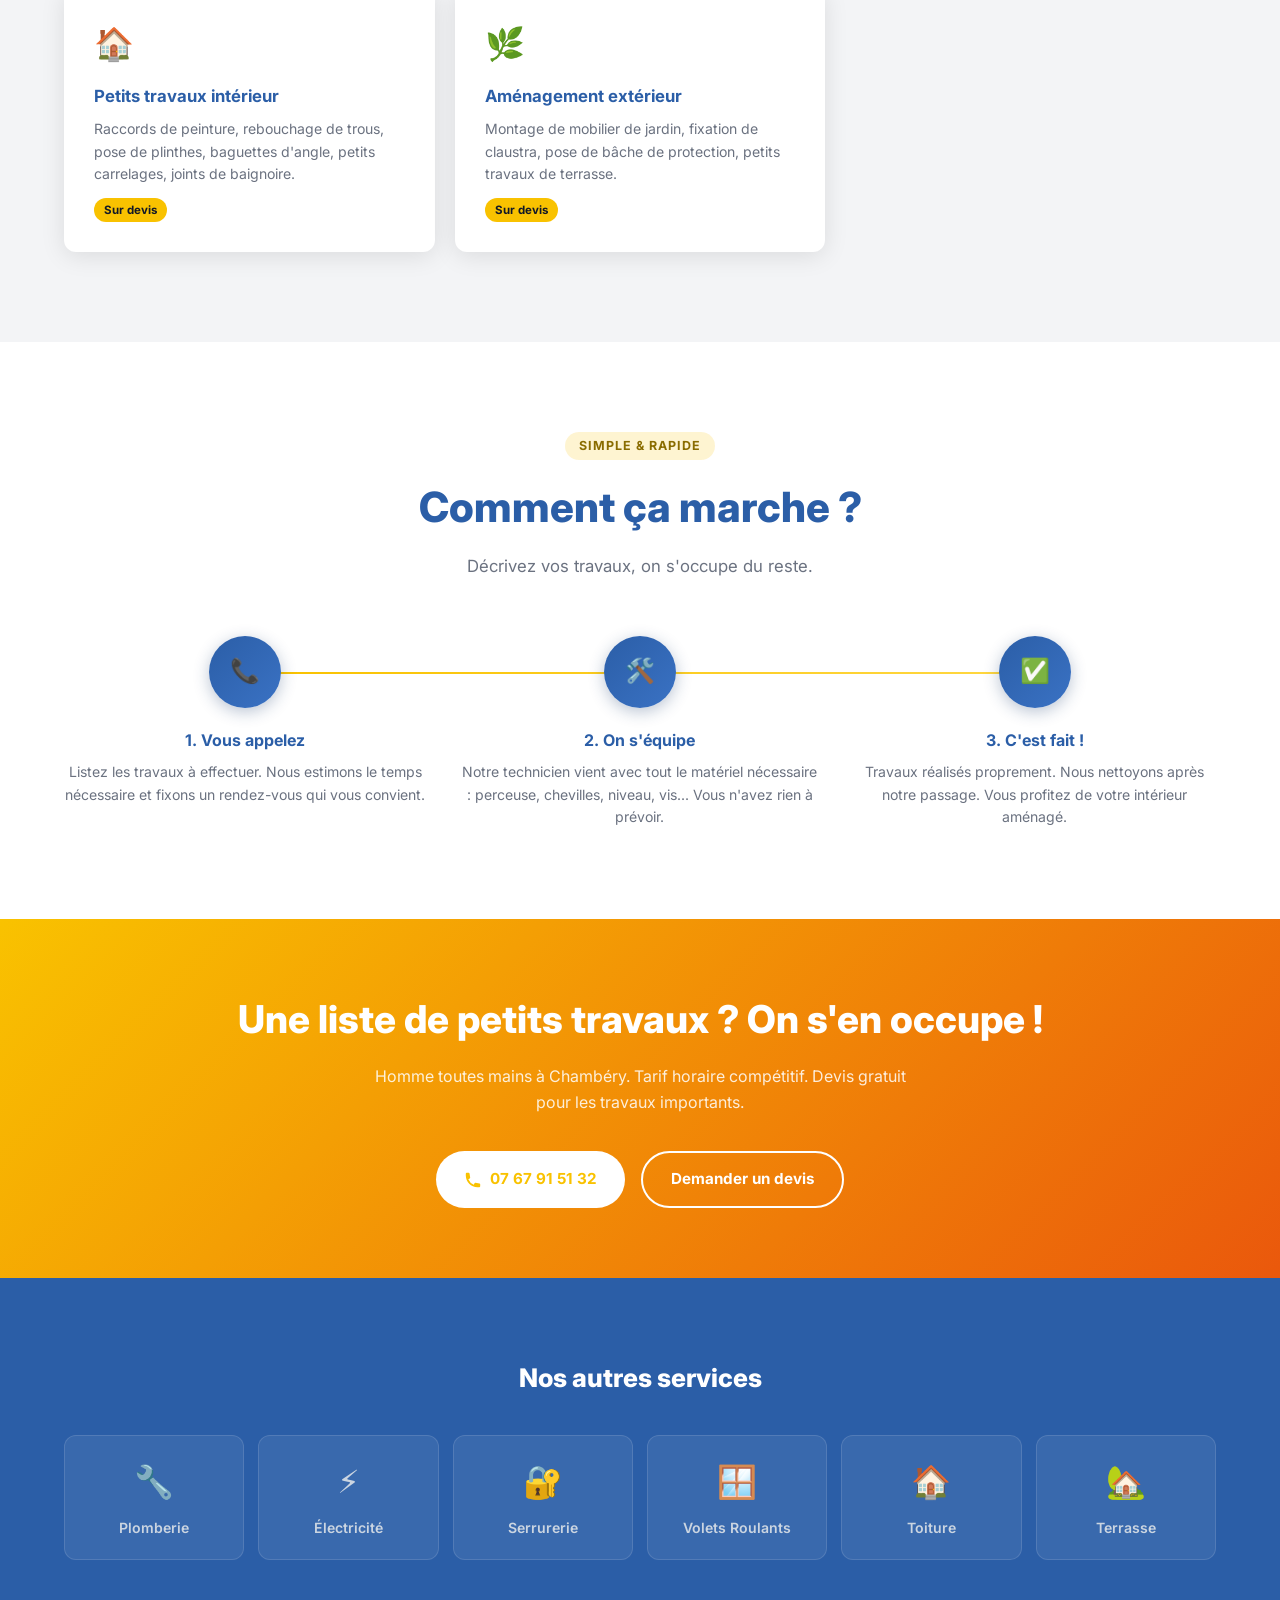
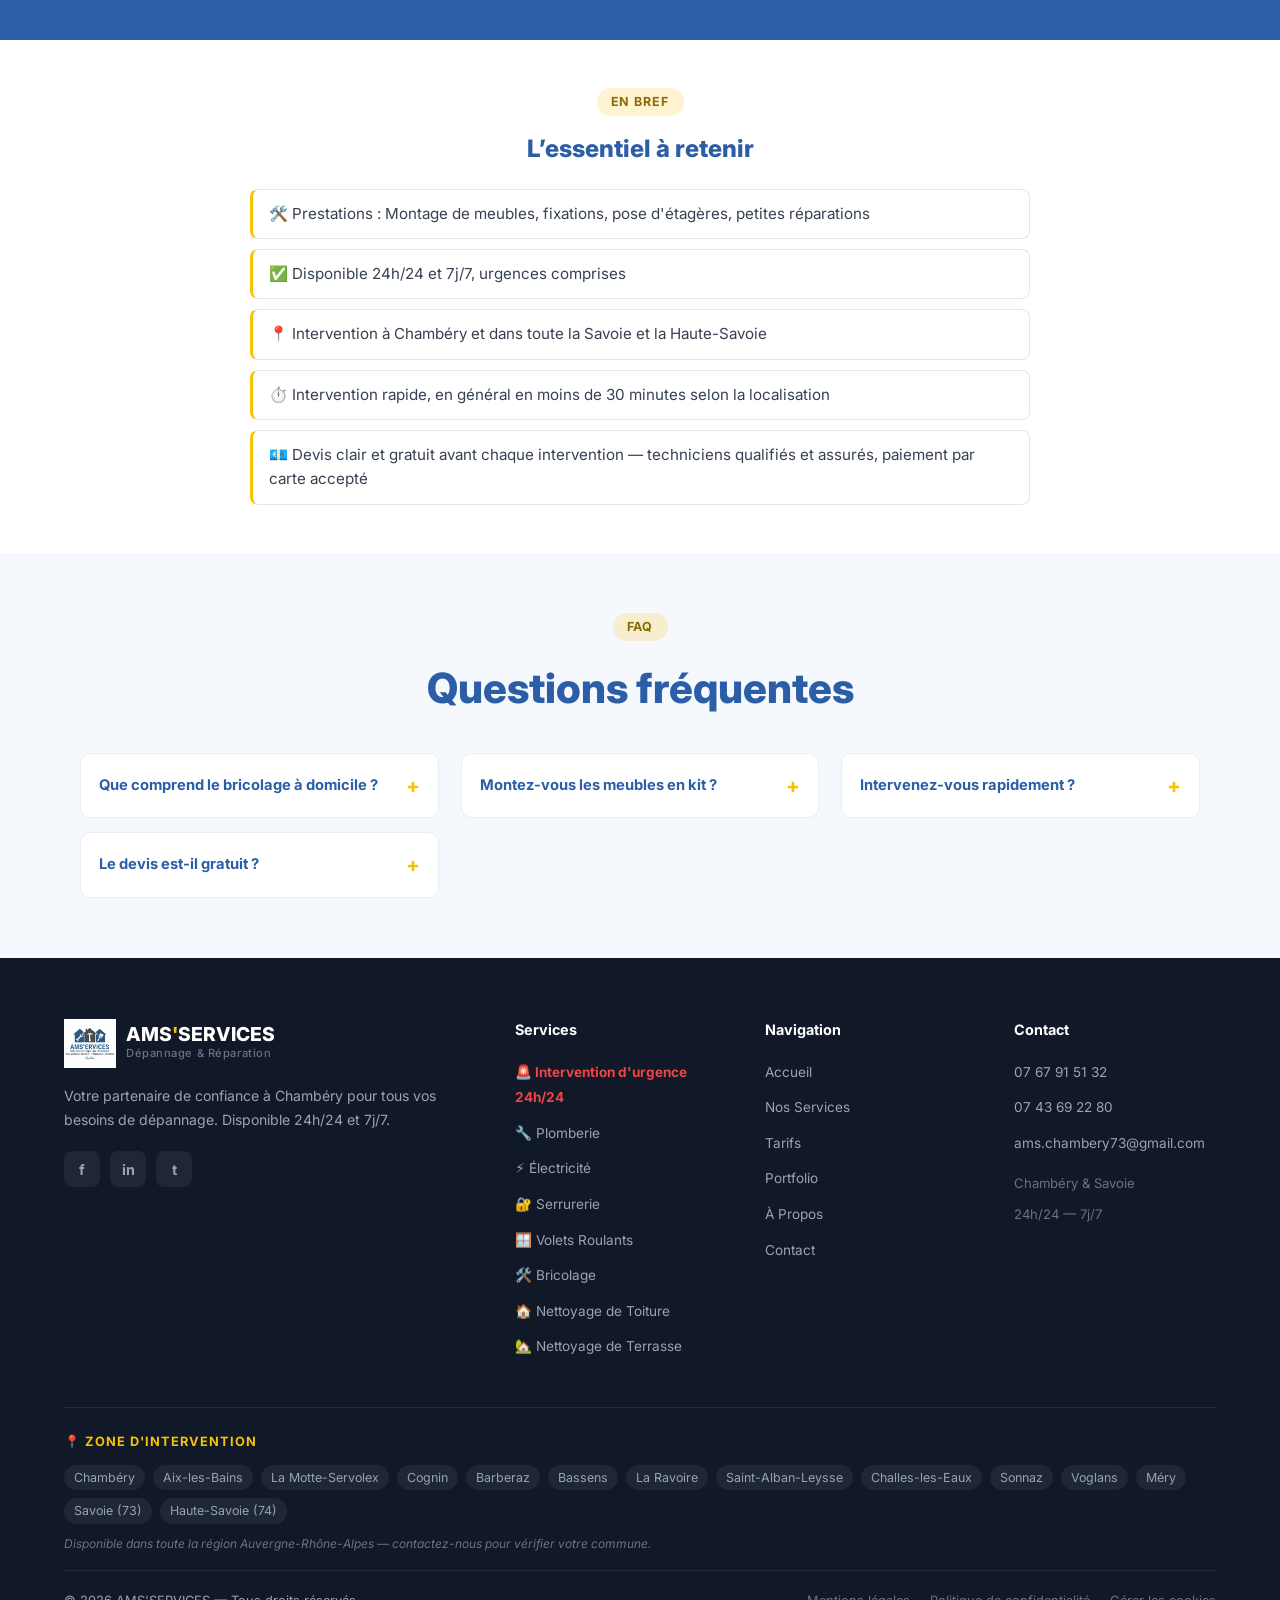
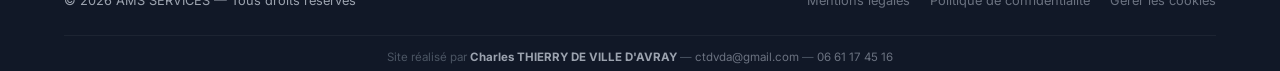
<file: bricolage.html>
<!DOCTYPE html>
<html lang="fr">
<head>
  <meta charset="UTF-8" /><meta name="viewport" content="width=device-width, initial-scale=1.0" />
  <title>Bricolage à Domicile Chambéry – AMS'SERVICES</title>
  <meta name="description" content="Service de bricolage à domicile à Chambéry. Montage meubles, fixations, petites réparations. Homme toutes mains en Savoie. Devis gratuit AMS'SERVICES." />
  <link rel="preconnect" href="https://fonts.googleapis.com" /><link rel="preconnect" href="https://fonts.gstatic.com" crossorigin />
  <link href="https://fonts.googleapis.com/css2?family=Inter:wght@400;500;600;700;800&display=swap" rel="stylesheet" />
  <link rel="icon" type="image/png" href="images/logo.png" />
  <link rel="stylesheet" href="style.css" />
  <link rel="canonical" href="https://ams-services-depannage.fr/bricolage.html" />
  <meta property="og:title" content="Bricolage à Domicile Chambéry – AMS'SERVICES" />
  <meta property="og:description" content="Service de bricolage à domicile à Chambéry. Montage meubles, fixations, petites réparations. Homme toutes mains en Savoie. Devis gratuit AMS'SERVICES." />
  <meta property="og:image" content="https://ams-services-depannage.fr/og-cover.png" />
  <meta property="og:url" content="https://ams-services-depannage.fr/bricolage.html" />
  <meta property="og:type" content="website" />
  <meta property="og:locale" content="fr_FR" />
  <meta property="og:site_name" content="AMS'SERVICES" />
  <meta name="twitter:card" content="summary_large_image" />
  <meta name="twitter:title" content="Bricolage à Domicile Chambéry – AMS'SERVICES" />
  <meta name="twitter:description" content="Service de bricolage à domicile à Chambéry. Montage meubles, fixations, petites réparations. Homme toutes mains en Savoie. Devis gratuit AMS'SERVICES." />
  <meta name="twitter:image" content="https://ams-services-depannage.fr/og-cover.png" />
  <script type="application/ld+json">
  {"@context":"https://schema.org","@graph":[{"@type":"HomeAndConstructionBusiness","@id":"https://ams-services-depannage.fr/#business","name":"AMS'SERVICES","image":"https://ams-services-depannage.fr/images/logo.png","url":"https://ams-services-depannage.fr/","telephone":"+33767915132","priceRange":"€€","areaServed":[{"@type":"AdministrativeArea","name":"Savoie (73)"},{"@type":"AdministrativeArea","name":"Haute-Savoie (74)"}],"address":{"@type":"PostalAddress","addressLocality":"Chambéry","addressRegion":"Auvergne-Rhône-Alpes","addressCountry":"FR"},"openingHoursSpecification":[{"@type":"OpeningHoursSpecification","dayOfWeek":["Monday","Tuesday","Wednesday","Thursday","Friday","Saturday","Sunday"],"opens":"00:00","closes":"23:59"}],"description":"Depannage et travaux en plomberie, electricite, serrurerie, volets roulants, bricolage et nettoyage a Chambery et dans toute la Savoie et Haute-Savoie. Disponible 24h/24 et 7j/7."},{"@type":"Service","name":"Bricolage a domicile - AMS'SERVICES","serviceType":"Bricolage a domicile","provider":{"@id":"https://ams-services-depannage.fr/#business"},"areaServed":["Savoie","Haute-Savoie"],"url":"https://ams-services-depannage.fr/bricolage.html","description":"Montage de meubles, fixations et petites reparations a domicile a Chambery et en Savoie."}]}
  </script>
  <script type="application/ld+json">
  {"@context":"https://schema.org","@type":"FAQPage","mainEntity":[{"@type":"Question","name":"Que comprend le bricolage à domicile ?","acceptedAnswer":{"@type":"Answer","text":"Montage de meubles, fixation d'étagères et de tableaux, pose de tringles et petites réparations diverses."}},{"@type":"Question","name":"Montez-vous les meubles en kit ?","acceptedAnswer":{"@type":"Answer","text":"Oui, nous montons vos meubles en kit et votre mobilier rapidement."}},{"@type":"Question","name":"Intervenez-vous rapidement ?","acceptedAnswer":{"@type":"Answer","text":"Oui, à Chambéry et en Savoie, sur rendez-vous dans les meilleurs délais."}},{"@type":"Question","name":"Le devis est-il gratuit ?","acceptedAnswer":{"@type":"Answer","text":"Oui, devis gratuit et sans engagement avant toute intervention."}}]}
  </script>
</head>
<body>
<div id="topbar-slot"></div><div id="navbar-slot"></div><div id="urgence-slot"></div>

<section class="service-hero">
  <div class="container">
    <nav class="breadcrumb">
      <a href="index.html">Accueil</a><span class="breadcrumb-sep">›</span>
      <a href="index.html#services">Services</a><span class="breadcrumb-sep">›</span>
      <span class="breadcrumb-current">Bricolage à Domicile</span>
    </nav>
    <div class="service-hero-grid">
      <div>
        <div class="service-hero-icon">🛠️</div>
        <h1>Bricolage à <em>Domicile</em></h1>
        <p class="service-hero-desc">Vous n'avez pas le temps ou les outils ? Nous intervenons chez vous pour tous vos travaux de bricolage du quotidien à Chambéry et en Savoie.</p>
        <div class="hero-btns">
          <a href="tel:0767915132" class="btn btn-primary"><svg width="18" height="18" fill="currentColor" viewBox="0 0 20 20"><path d="M2 3a1 1 0 011-1h2.153a1 1 0 01.986.836l.74 4.435a1 1 0 01-.54 1.06l-1.548.773a11.037 11.037 0 006.105 6.105l.774-1.548a1 1 0 011.059-.54l4.435.74a1 1 0 01.836.986V17a1 1 0 01-1 1h-2C7.82 18 2 12.18 2 5V3z"/></svg>Appeler maintenant</a>
          <a href="index.html#contact" class="btn btn-outline">Devis gratuit</a>
        </div>
      </div>
      <div class="service-hero-card">
        <div class="shc-title">Ce que nous faisons</div>
        <div class="shc-item"><span class="shc-icon">🪑</span><span class="shc-text">Montage meubles IKEA</span></div>
        <div class="shc-item"><span class="shc-icon">📺</span><span class="shc-text">TV murale, étagères</span></div>
        <div class="shc-item"><span class="shc-icon">🪟</span><span class="shc-text">Rideaux &amp; tringles</span></div>
        <div class="shc-item"><span class="shc-icon">🔨</span><span class="shc-text">Petites réparations</span></div>
        <div class="shc-item"><span class="shc-icon">🖼️</span><span class="shc-text">Miroirs &amp; tableaux</span></div>
      </div>
    </div>
  </div>
</section>

<section class="interventions">
  <div class="container">
    <div class="text-center">
      <span class="tag">Ce que nous faisons</span>
      <h2 class="section-title">Nos prestations de bricolage</h2>
      <p class="section-sub">Un large éventail de petits travaux à domicile réalisés avec soin et professionnalisme.</p>
    </div>
    <div class="interventions-grid">
      <div class="intervention-card reveal"><div class="intervention-icon">🪑</div><h3>Montage de meubles</h3><p>Montage de tous vos meubles en kit : IKEA, Conforama, Fly, But, Amazon. Bibliothèques, armoires, lits, bureaux, cuisines.</p><span class="intervention-tag">Même jour</span></div>
      <div class="intervention-card reveal"><div class="intervention-icon">📺</div><h3>Fixations murales</h3><p>Fixation de téléviseur au mur, support TV orientable, étagères murales, bibliothèques, bacs à livres. Travail propre et solide.</p><span class="intervention-tag">Même jour</span></div>
      <div class="intervention-card reveal"><div class="intervention-icon">🖼️</div><h3>Miroirs &amp; Tableaux</h3><p>Accrochage de miroirs lourds, tableaux, cadres photos, horloges murales. Fixation adaptée à votre type de mur.</p><span class="intervention-tag">Rapide</span></div>
      <div class="intervention-card reveal"><div class="intervention-icon">🪟</div><h3>Rideaux &amp; Tringles</h3><p>Pose de tringles à rideaux, rails de rideaux, stores vénitiens, stores enrouleurs, voilages. Fenêtres de toutes tailles.</p><span class="intervention-tag">Même jour</span></div>
      <div class="intervention-card reveal"><div class="intervention-icon">🚿</div><h3>Équipements salle de bain</h3><p>Pose de miroir de salle de bain, porte-serviettes, barres d'appui, porte-papier WC, accessoires de salle de bain.</p><span class="intervention-tag">Rapide</span></div>
      <div class="intervention-card reveal"><div class="intervention-icon">🔨</div><h3>Petites réparations</h3><p>Réparation de poignées de porte, charnières, tiroirs, étagères qui tiennent plus, pieds de meuble, vitres fissurées.</p><span class="intervention-tag">Même jour</span></div>
      <div class="intervention-card reveal"><div class="intervention-icon">🏠</div><h3>Petits travaux intérieur</h3><p>Raccords de peinture, rebouchage de trous, pose de plinthes, baguettes d'angle, petits carrelages, joints de baignoire.</p><span class="intervention-tag">Sur devis</span></div>
      <div class="intervention-card reveal"><div class="intervention-icon">🌿</div><h3>Aménagement extérieur</h3><p>Montage de mobilier de jardin, fixation de claustra, pose de bâche de protection, petits travaux de terrasse.</p><span class="intervention-tag">Sur devis</span></div>
    </div>
  </div>
</section>

<section class="process">
  <div class="container">
    <div class="text-center"><span class="tag">Simple &amp; rapide</span><h2 class="section-title">Comment ça marche ?</h2><p class="section-sub">Décrivez vos travaux, on s'occupe du reste.</p></div>
    <div class="process-grid">
      <div class="process-step reveal"><div class="process-num">📞</div><h3>1. Vous appelez</h3><p>Listez les travaux à effectuer. Nous estimons le temps nécessaire et fixons un rendez-vous qui vous convient.</p></div>
      <div class="process-step reveal"><div class="process-num">🛠️</div><h3>2. On s'équipe</h3><p>Notre technicien vient avec tout le matériel nécessaire : perceuse, chevilles, niveau, vis... Vous n'avez rien à prévoir.</p></div>
      <div class="process-step reveal"><div class="process-num">✅</div><h3>3. C'est fait !</h3><p>Travaux réalisés proprement. Nous nettoyons après notre passage. Vous profitez de votre intérieur aménagé.</p></div>
    </div>
  </div>
</section>

<section class="cta-section">
  <div class="container">
    <h2>Une liste de petits travaux ? On s'en occupe !</h2>
    <p>Homme toutes mains à Chambéry. Tarif horaire compétitif. Devis gratuit pour les travaux importants.</p>
    <div class="cta-btns">
      <a href="tel:0767915132" class="btn btn-white"><svg width="18" height="18" fill="currentColor" viewBox="0 0 20 20"><path d="M2 3a1 1 0 011-1h2.153a1 1 0 01.986.836l.74 4.435a1 1 0 01-.54 1.06l-1.548.773a11.037 11.037 0 006.105 6.105l.774-1.548a1 1 0 011.059-.54l4.435.74a1 1 0 01.836.986V17a1 1 0 01-1 1h-2C7.82 18 2 12.18 2 5V3z"/></svg>07 67 91 51 32</a>
      <a href="index.html#contact" class="btn btn-outline">Demander un devis</a>
    </div>
  </div>
</section>

<section class="other-services">
  <div class="container">
    <h2>Nos autres services</h2>
    <div class="other-services-grid">
      <a href="plomberie.html" class="other-service-card"><div class="icon">🔧</div><div class="name">Plomberie</div></a>
      <a href="electricite.html" class="other-service-card"><div class="icon">⚡</div><div class="name">Électricité</div></a>
      <a href="serrurerie.html" class="other-service-card"><div class="icon">🔐</div><div class="name">Serrurerie</div></a>
      <a href="volets-roulants.html" class="other-service-card"><div class="icon">🪟</div><div class="name">Volets Roulants</div></a>
      <a href="nettoyage-toiture.html" class="other-service-card"><div class="icon">🏠</div><div class="name">Toiture</div></a>
      <a href="nettoyage-terrasse.html" class="other-service-card"><div class="icon">🏡</div><div class="name">Terrasse</div></a>
    </div>
  </div>
</section>



<section class="quick-facts">
  <div class="container">
    <div class="text-center"><span class="tag">En bref</span><h2 class="section-title" style="font-size:1.5rem">L’essentiel à retenir</h2></div>
    <ul class="qf-list">
      <li>🛠️ Prestations : Montage de meubles, fixations, pose d'étagères, petites réparations</li>
      <li>✅ Disponible 24h/24 et 7j/7, urgences comprises</li>
      <li>📍 Intervention à Chambéry et dans toute la Savoie et la Haute-Savoie</li>
      <li>⏱️ Intervention rapide, en général en moins de 30 minutes selon la localisation</li>
      <li>💶 Devis clair et gratuit avant chaque intervention — techniciens qualifiés et assurés, paiement par carte accepté</li>
    </ul>
  </div>
</section>

<section class="faq-section">
  <div class="container">
    <div class="text-center"><span class="tag">FAQ</span><h2 class="section-title">Questions fréquentes</h2></div>
    <div class="faq-list">
      <details class="faq-item"><summary>Que comprend le bricolage à domicile ?</summary><div class="fq-ans">Montage de meubles, fixation d'étagères et de tableaux, pose de tringles et petites réparations diverses.</div></details>
      <details class="faq-item"><summary>Montez-vous les meubles en kit ?</summary><div class="fq-ans">Oui, nous montons vos meubles en kit et votre mobilier rapidement.</div></details>
      <details class="faq-item"><summary>Intervenez-vous rapidement ?</summary><div class="fq-ans">Oui, à Chambéry et en Savoie, sur rendez-vous dans les meilleurs délais.</div></details>
      <details class="faq-item"><summary>Le devis est-il gratuit ?</summary><div class="fq-ans">Oui, devis gratuit et sans engagement avant toute intervention.</div></details>
    </div>
  </div>
</section>

<div id="footer-slot"></div>
<script src="components.js"></script>
</body>
</html>
</file>
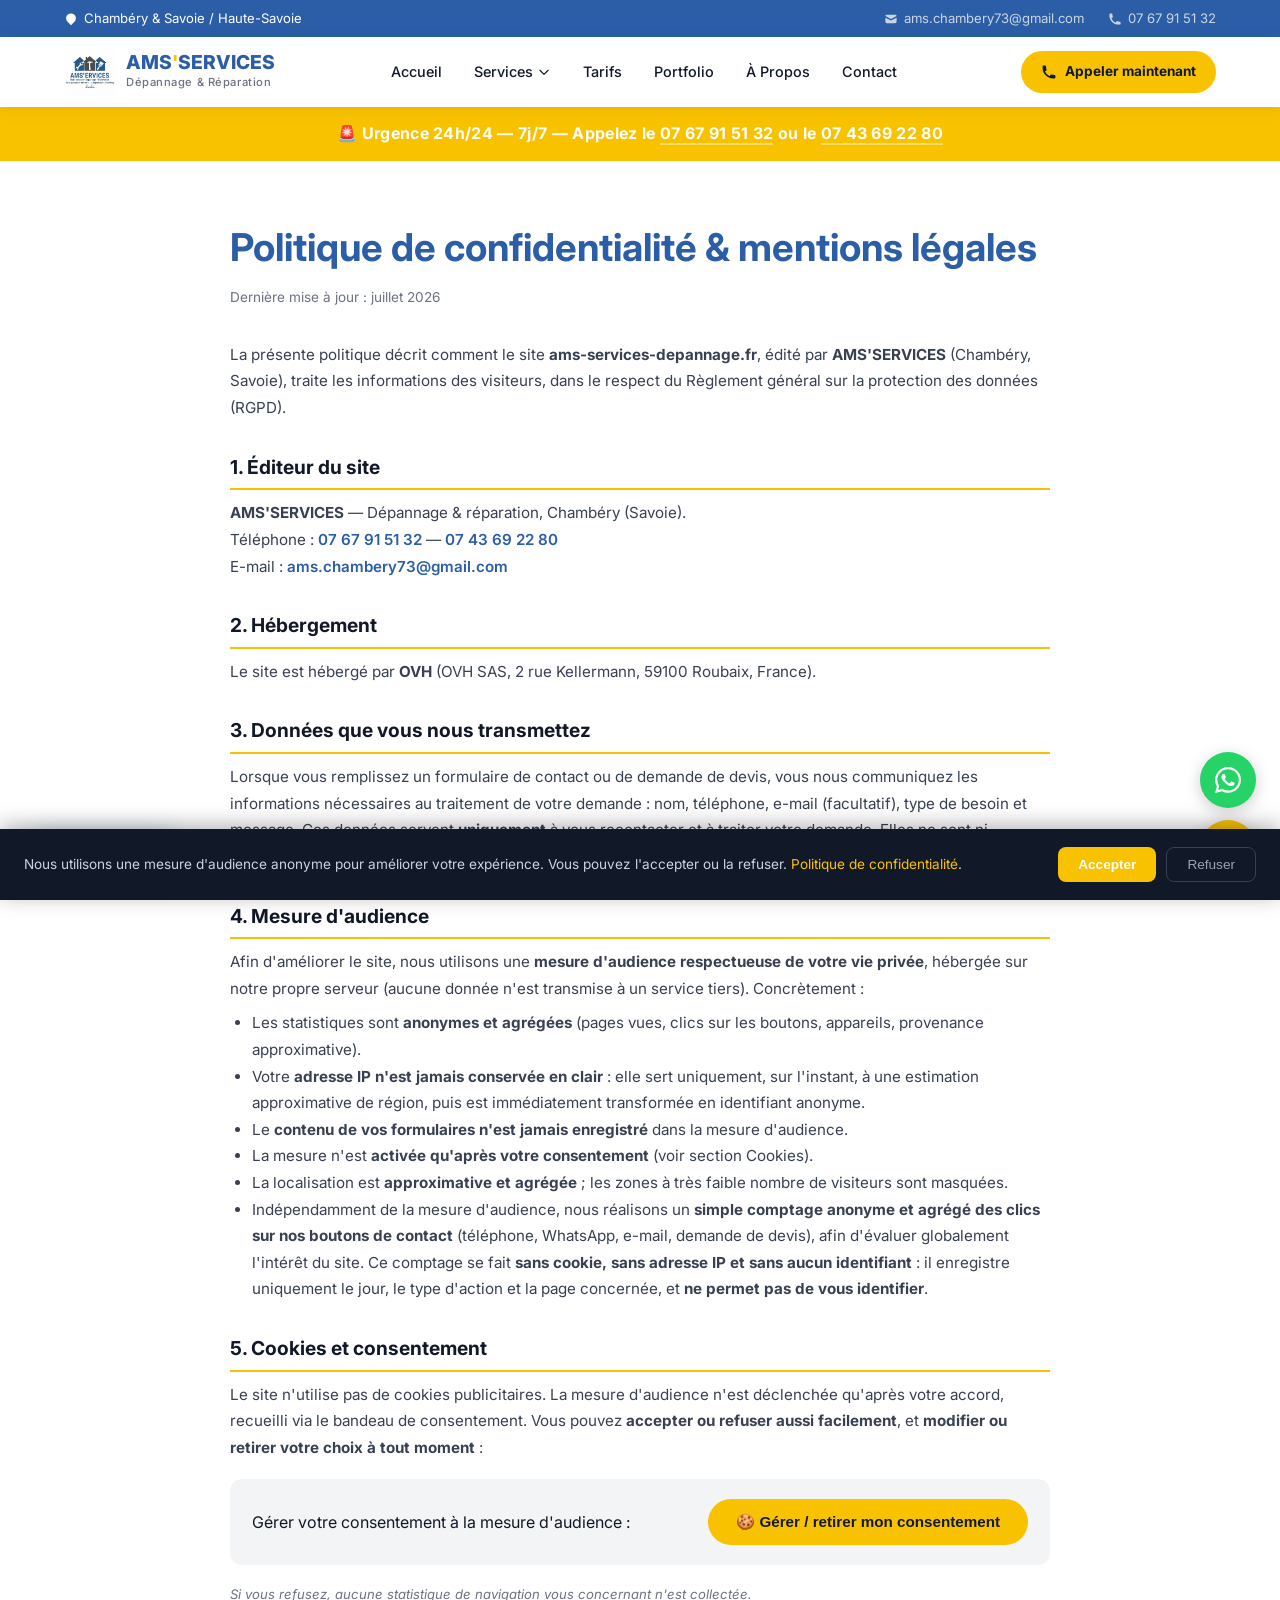
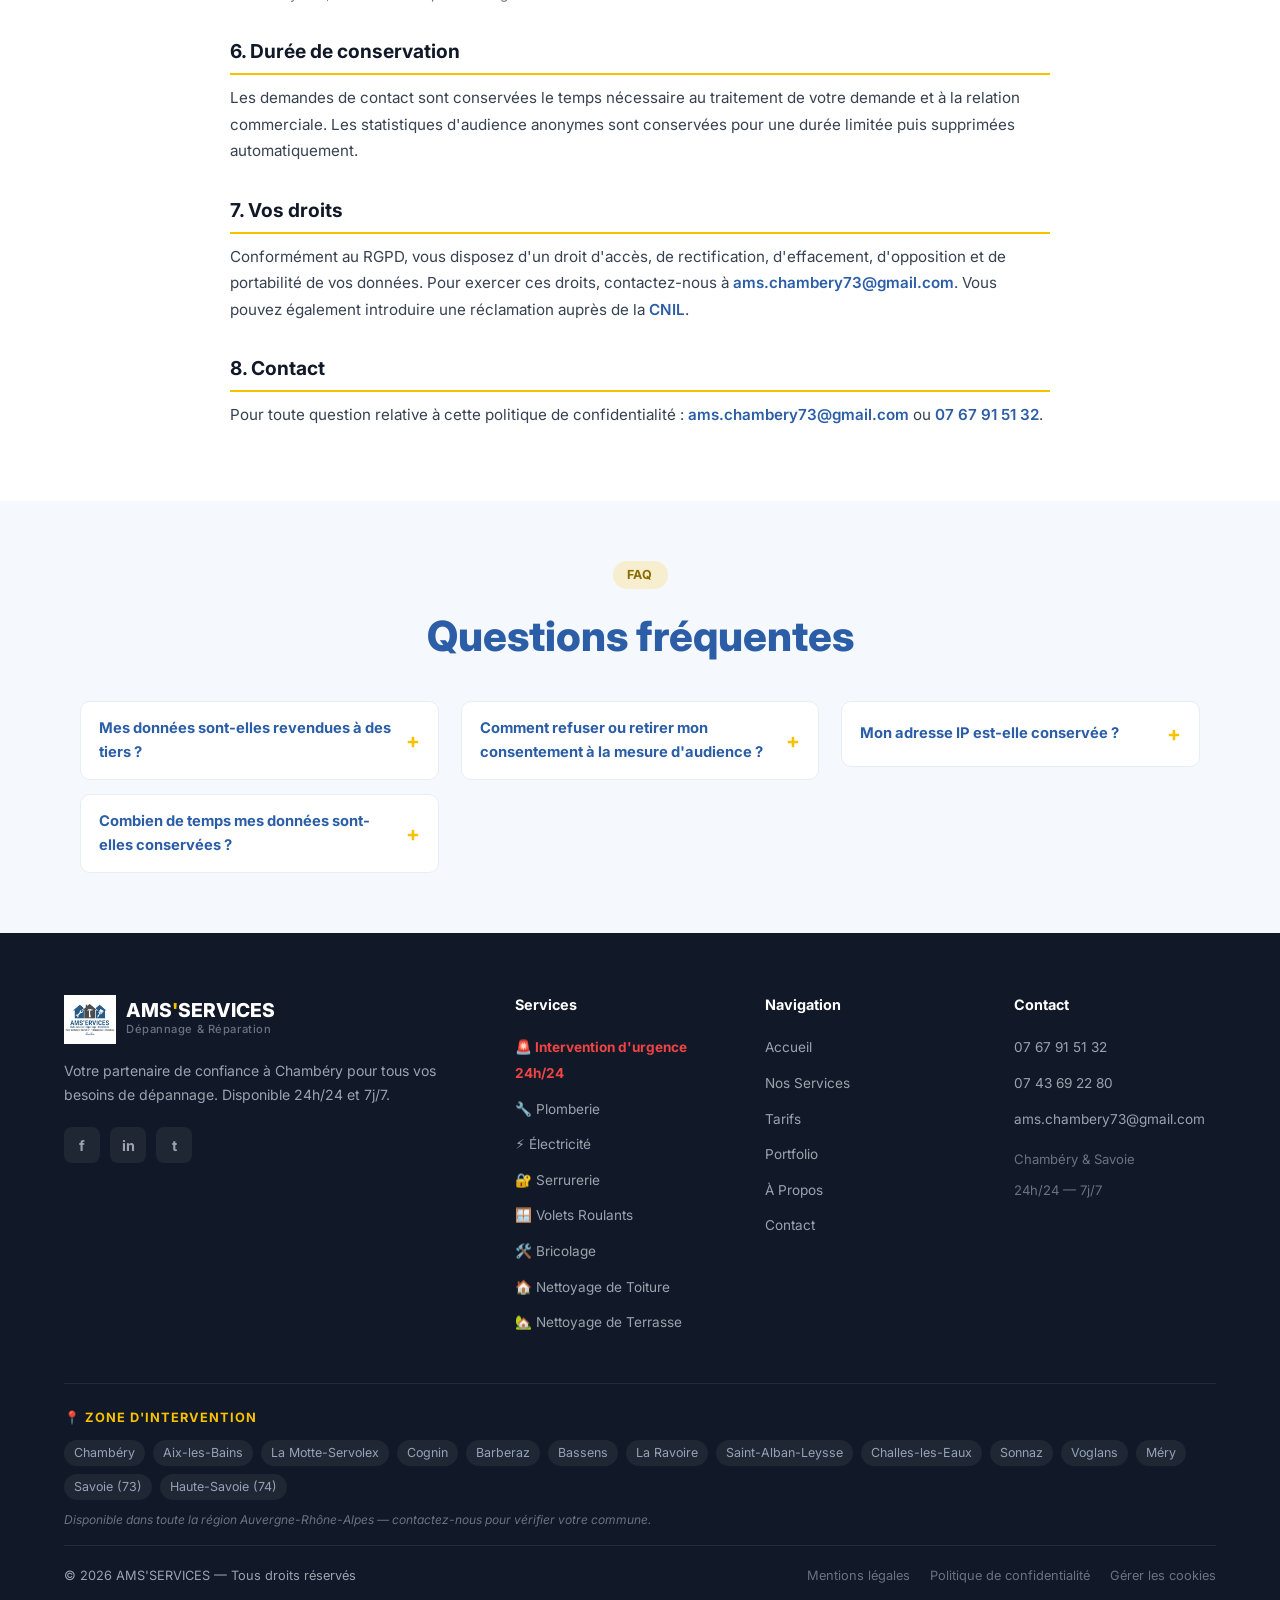
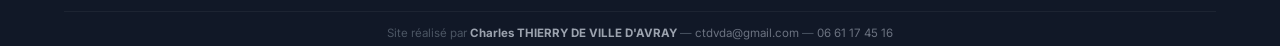
<file: confidentialite.html>
<!DOCTYPE html>
<html lang="fr">
<head>
  <meta charset="UTF-8" /><meta name="viewport" content="width=device-width, initial-scale=1.0" />
  <title>Politique de confidentialité &amp; mentions légales – AMS'SERVICES</title>
  <meta name="description" content="Politique de confidentialité d'AMS'SERVICES : données collectées, mesure d'audience anonyme, cookies, consentement et vos droits (RGPD)." />
  <meta name="robots" content="noindex, follow" />
  <link rel="canonical" href="https://ams-services-depannage.fr/confidentialite.html" />
  <meta property="og:title" content="Politique de confidentialité &amp; mentions légales – AMS'SERVICES" />
  <meta property="og:description" content="Politique de confidentialité d'AMS'SERVICES : données collectées, mesure d'audience anonyme, cookies, consentement et vos droits (RGPD)." />
  <meta property="og:image" content="https://ams-services-depannage.fr/og-cover.png" />
  <meta property="og:url" content="https://ams-services-depannage.fr/confidentialite.html" />
  <meta property="og:type" content="website" />
  <meta property="og:locale" content="fr_FR" />
  <meta property="og:site_name" content="AMS'SERVICES" />
  <meta name="twitter:card" content="summary_large_image" />
  <meta name="twitter:title" content="Politique de confidentialité – AMS'SERVICES" />
  <meta name="twitter:description" content="Données collectées, mesure d'audience anonyme, cookies, consentement et vos droits (RGPD)." />
  <meta name="twitter:image" content="https://ams-services-depannage.fr/og-cover.png" />
  <link rel="preconnect" href="https://fonts.googleapis.com" /><link rel="preconnect" href="https://fonts.gstatic.com" crossorigin />
  <link href="https://fonts.googleapis.com/css2?family=Inter:wght@400;500;600;700;800&display=swap" rel="stylesheet" />
  <link rel="icon" type="image/png" href="images/logo.png" />
  <link rel="stylesheet" href="style.css" />
  <style>
    .legal { max-width: 820px; margin: 0 auto; padding: 56px 0 72px; }
    .legal h1 { font-size: clamp(1.8rem, 4vw, 2.4rem); color: var(--blue); margin-bottom: 8px; }
    .legal .updated { color: var(--gray); font-size: .85rem; margin-bottom: 32px; }
    .legal h2 { font-size: 1.2rem; color: var(--dark); margin: 30px 0 10px; padding-bottom: 6px; border-bottom: 2px solid var(--orange); }
    .legal p, .legal li { font-size: .95rem; color: #374151; line-height: 1.75; }
    .legal ul { padding-left: 22px; margin: 8px 0 12px; list-style: disc; }
    .legal a { color: var(--blue); font-weight: 600; }
    .legal .consent-box { background: var(--gray-l); border-radius: var(--radius); padding: 20px 22px; margin: 18px 0; display: flex; flex-wrap: wrap; align-items: center; gap: 14px; justify-content: space-between; }
    .legal .consent-box .btn { margin: 0; }
    .legal .note { font-size: .82rem; color: var(--gray); font-style: italic; }
  </style>
  <script type="application/ld+json">
  {"@context":"https://schema.org","@graph":[{"@type":"HomeAndConstructionBusiness","@id":"https://ams-services-depannage.fr/#business","name":"AMS'SERVICES","telephone":"+33767915132","url":"https://ams-services-depannage.fr/","areaServed":["Savoie","Haute-Savoie"]},{"@type":"WebPage","name":"Politique de confidentialité & mentions légales","url":"https://ams-services-depannage.fr/confidentialite.html","description":"Politique de confidentialité d'AMS'SERVICES : données, mesure d'audience anonyme, cookies, consentement, droits RGPD.","isPartOf":{"@id":"https://ams-services-depannage.fr/#business"},"publisher":{"@id":"https://ams-services-depannage.fr/#business"}}]}
  </script>
  <script type="application/ld+json">
  {"@context":"https://schema.org","@type":"FAQPage","mainEntity":[{"@type":"Question","name":"Mes données sont-elles revendues à des tiers ?","acceptedAnswer":{"@type":"Answer","text":"Non. Vos données ne sont ni revendues ni cédées à des tiers à des fins commerciales ; elles servent uniquement à traiter votre demande."}},{"@type":"Question","name":"Comment refuser ou retirer mon consentement à la mesure d'audience ?","acceptedAnswer":{"@type":"Answer","text":"Via le bandeau de consentement ou le bouton « Gérer les cookies » en bas de page, à tout moment et aussi facilement que pour accepter."}},{"@type":"Question","name":"Mon adresse IP est-elle conservée ?","acceptedAnswer":{"@type":"Answer","text":"Non, elle n'est jamais conservée en clair : elle sert seulement, sur l'instant, à estimer une région approximative, puis elle est anonymisée."}},{"@type":"Question","name":"Combien de temps mes données sont-elles conservées ?","acceptedAnswer":{"@type":"Answer","text":"Les statistiques d'audience anonymes ont une durée de conservation limitée, puis elles sont supprimées automatiquement."}}]}
  </script>
</head>
<body>
<div id="topbar-slot"></div><div id="navbar-slot"></div><div id="urgence-slot"></div>

<div class="container">
  <div class="legal">
    <h1>Politique de confidentialité &amp; mentions légales</h1>
    <p class="updated">Dernière mise à jour : juillet 2026</p>

    <p>La présente politique décrit comment le site <strong>ams-services-depannage.fr</strong>, édité par <strong>AMS'SERVICES</strong> (Chambéry, Savoie), traite les informations des visiteurs, dans le respect du Règlement général sur la protection des données (RGPD).</p>

    <h2>1. Éditeur du site</h2>
    <p><strong>AMS'SERVICES</strong> — Dépannage &amp; réparation, Chambéry (Savoie).<br />
      Téléphone : <a href="tel:0767915132">07 67 91 51 32</a> — <a href="tel:0743692280">07 43 69 22 80</a><br />
      E-mail : <a href="mailto:ams.chambery73@gmail.com">ams.chambery73@gmail.com</a></p>

    <h2>2. Hébergement</h2>
    <p>Le site est hébergé par <strong>OVH</strong> (OVH SAS, 2 rue Kellermann, 59100 Roubaix, France).</p>

    <h2>3. Données que vous nous transmettez</h2>
    <p>Lorsque vous remplissez un formulaire de contact ou de demande de devis, vous nous communiquez les informations nécessaires au traitement de votre demande : nom, téléphone, e-mail (facultatif), type de besoin et message. Ces données servent <strong>uniquement</strong> à vous recontacter et à traiter votre demande. Elles ne sont ni revendues, ni cédées à des tiers à des fins commerciales.</p>

    <h2>4. Mesure d'audience</h2>
    <p>Afin d'améliorer le site, nous utilisons une <strong>mesure d'audience respectueuse de votre vie privée</strong>, hébergée sur notre propre serveur (aucune donnée n'est transmise à un service tiers). Concrètement :</p>
    <ul>
      <li>Les statistiques sont <strong>anonymes et agrégées</strong> (pages vues, clics sur les boutons, appareils, provenance approximative).</li>
      <li>Votre <strong>adresse IP n'est jamais conservée en clair</strong> : elle sert uniquement, sur l'instant, à une estimation approximative de région, puis est immédiatement transformée en identifiant anonyme.</li>
      <li>Le <strong>contenu de vos formulaires n'est jamais enregistré</strong> dans la mesure d'audience.</li>
      <li>La mesure n'est <strong>activée qu'après votre consentement</strong> (voir section Cookies).</li>
      <li>La localisation est <strong>approximative et agrégée</strong> ; les zones à très faible nombre de visiteurs sont masquées.</li>
      <li>Indépendamment de la mesure d'audience, nous réalisons un <strong>simple comptage anonyme et agrégé des clics sur nos boutons de contact</strong> (téléphone, WhatsApp, e-mail, demande de devis), afin d'évaluer globalement l'intérêt du site. Ce comptage se fait <strong>sans cookie, sans adresse IP et sans aucun identifiant</strong> : il enregistre uniquement le jour, le type d'action et la page concernée, et <strong>ne permet pas de vous identifier</strong>.</li>
    </ul>

    <h2>5. Cookies et consentement</h2>
    <p>Le site n'utilise pas de cookies publicitaires. La mesure d'audience n'est déclenchée qu'après votre accord, recueilli via le bandeau de consentement. Vous pouvez <strong>accepter ou refuser aussi facilement</strong>, et <strong>modifier ou retirer votre choix à tout moment</strong> :</p>
    <div class="consent-box">
      <span>Gérer votre consentement à la mesure d'audience :</span>
      <button class="btn btn-primary" onclick="amsManageConsent()">🍪 Gérer / retirer mon consentement</button>
    </div>
    <p class="note">Si vous refusez, aucune statistique de navigation vous concernant n'est collectée.</p>

    <h2>6. Durée de conservation</h2>
    <p>Les demandes de contact sont conservées le temps nécessaire au traitement de votre demande et à la relation commerciale. Les statistiques d'audience anonymes sont conservées pour une durée limitée puis supprimées automatiquement.</p>

    <h2>7. Vos droits</h2>
    <p>Conformément au RGPD, vous disposez d'un droit d'accès, de rectification, d'effacement, d'opposition et de portabilité de vos données. Pour exercer ces droits, contactez-nous à <a href="mailto:ams.chambery73@gmail.com">ams.chambery73@gmail.com</a>. Vous pouvez également introduire une réclamation auprès de la <a href="https://www.cnil.fr" target="_blank" rel="noopener">CNIL</a>.</p>

    <h2>8. Contact</h2>
    <p>Pour toute question relative à cette politique de confidentialité : <a href="mailto:ams.chambery73@gmail.com">ams.chambery73@gmail.com</a> ou <a href="tel:0767915132">07 67 91 51 32</a>.</p>
  </div>
</div>


<section class="faq-section">
  <div class="container">
    <div class="text-center"><span class="tag">FAQ</span><h2 class="section-title">Questions fréquentes</h2></div>
    <div class="faq-list">
      <details class="faq-item"><summary>Mes données sont-elles revendues à des tiers ?</summary><div class="fq-ans">Non. Vos données ne sont ni revendues ni cédées à des tiers à des fins commerciales ; elles servent uniquement à traiter votre demande.</div></details>
      <details class="faq-item"><summary>Comment refuser ou retirer mon consentement à la mesure d'audience ?</summary><div class="fq-ans">Via le bandeau de consentement ou le bouton « Gérer les cookies » en bas de page, à tout moment et aussi facilement que pour accepter.</div></details>
      <details class="faq-item"><summary>Mon adresse IP est-elle conservée ?</summary><div class="fq-ans">Non, elle n'est jamais conservée en clair : elle sert seulement, sur l'instant, à estimer une région approximative, puis elle est anonymisée.</div></details>
      <details class="faq-item"><summary>Combien de temps mes données sont-elles conservées ?</summary><div class="fq-ans">Les statistiques d'audience anonymes ont une durée de conservation limitée, puis elles sont supprimées automatiquement.</div></details>
    </div>
  </div>
</section>
<div id="footer-slot"></div>
<script src="tracker.js"></script>
<script src="components.js"></script>
</body>
</html>
</file>
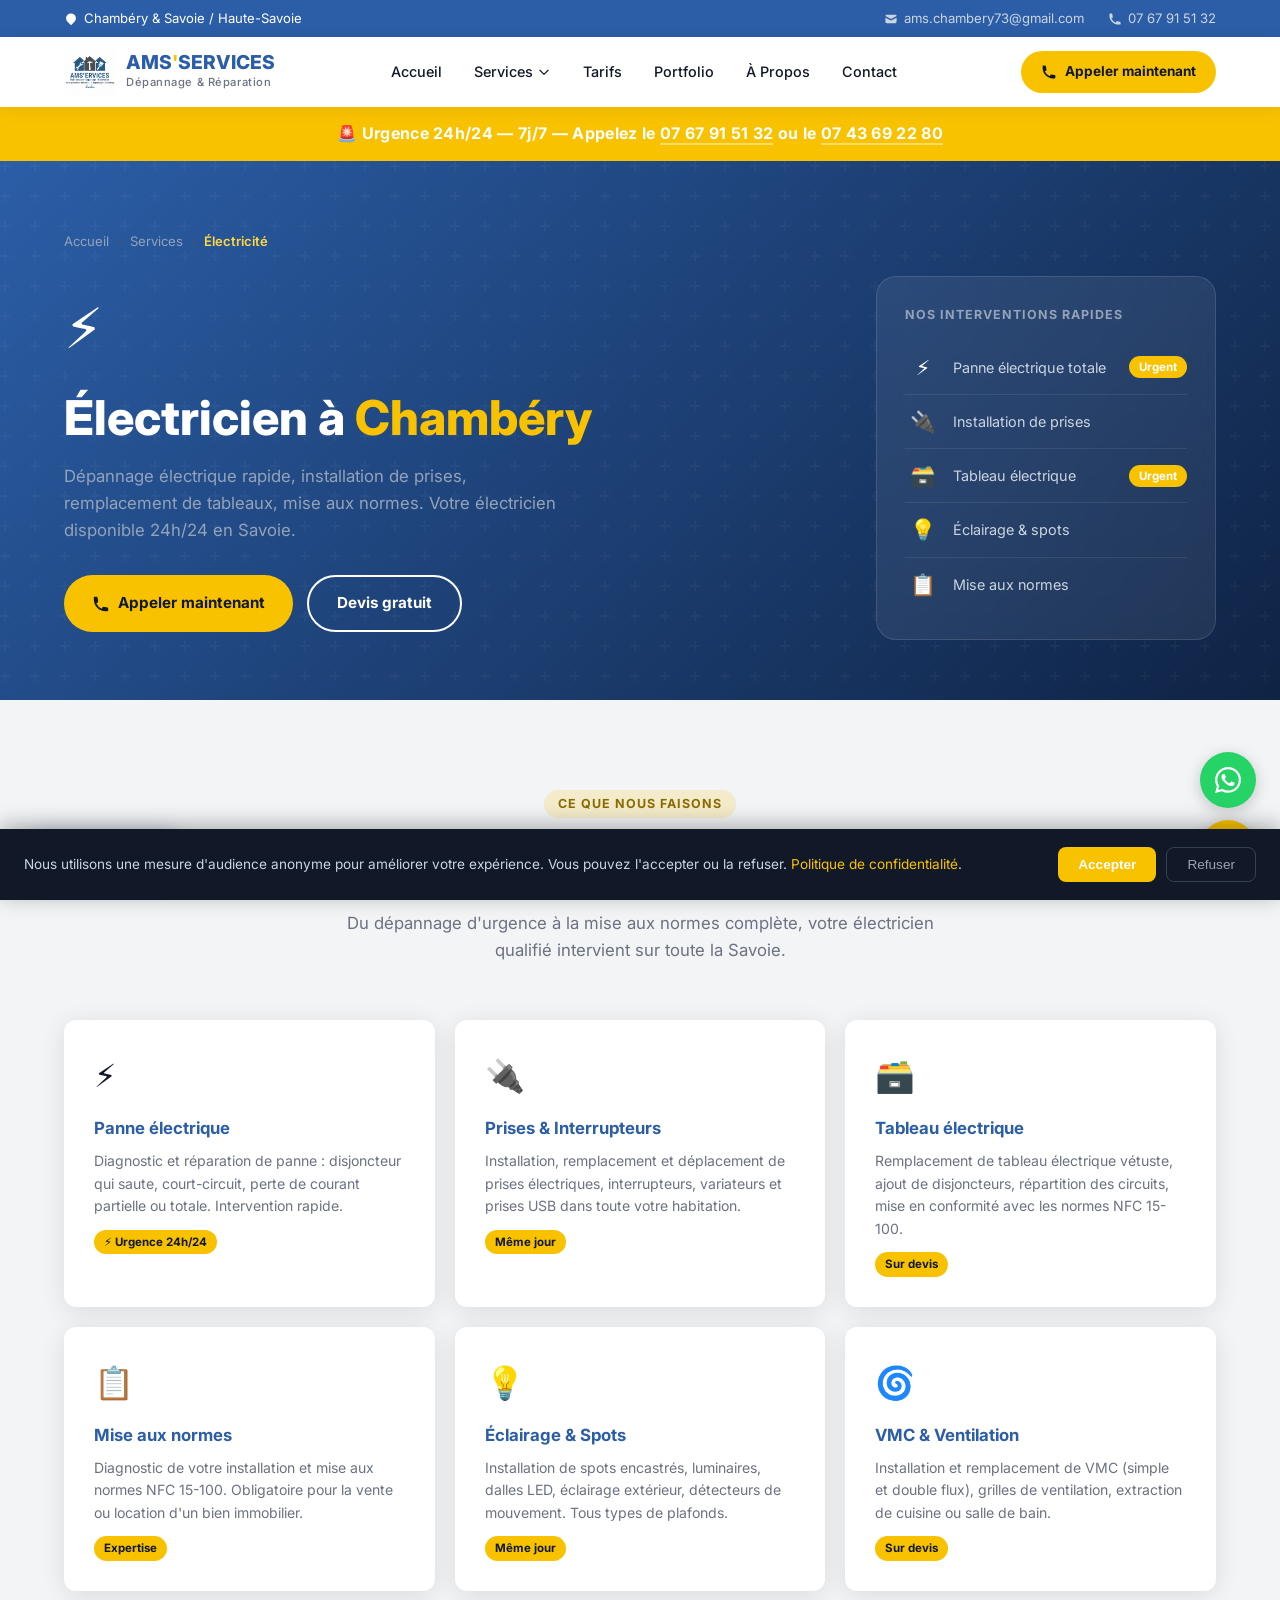
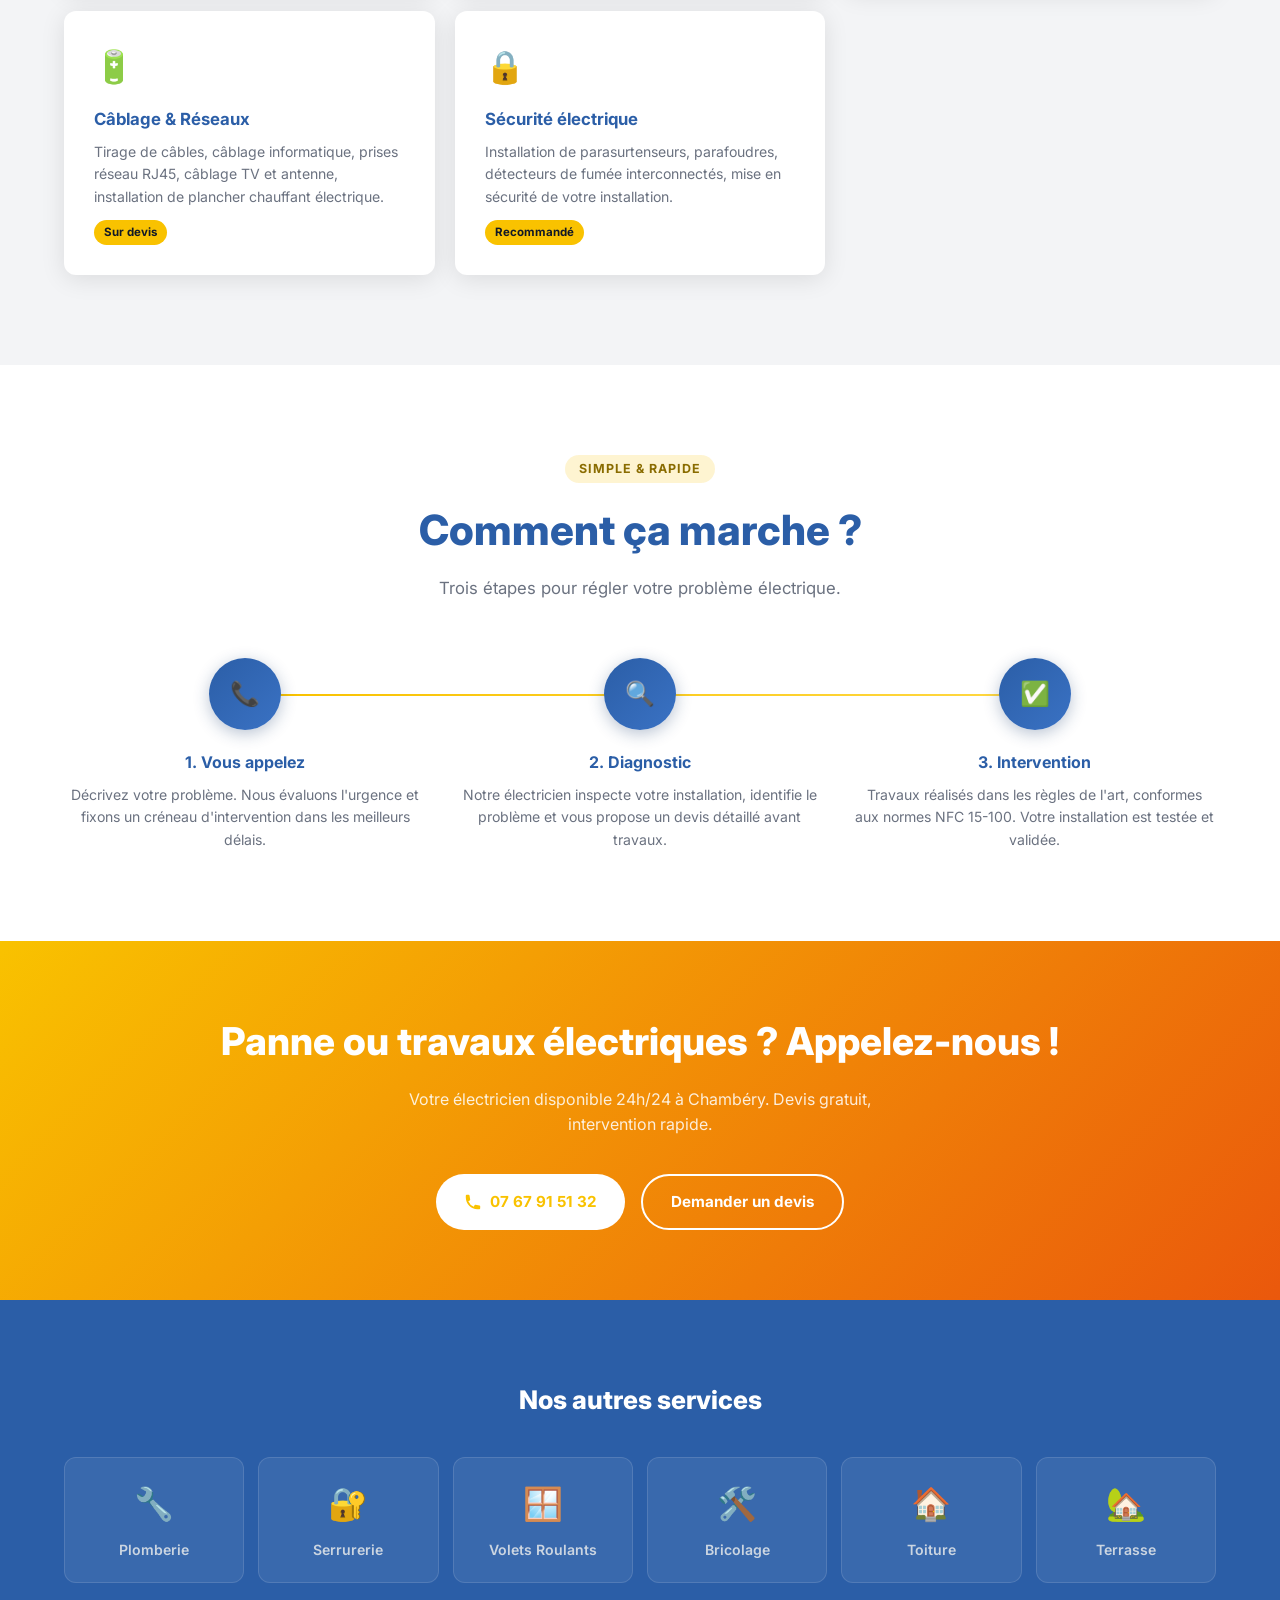
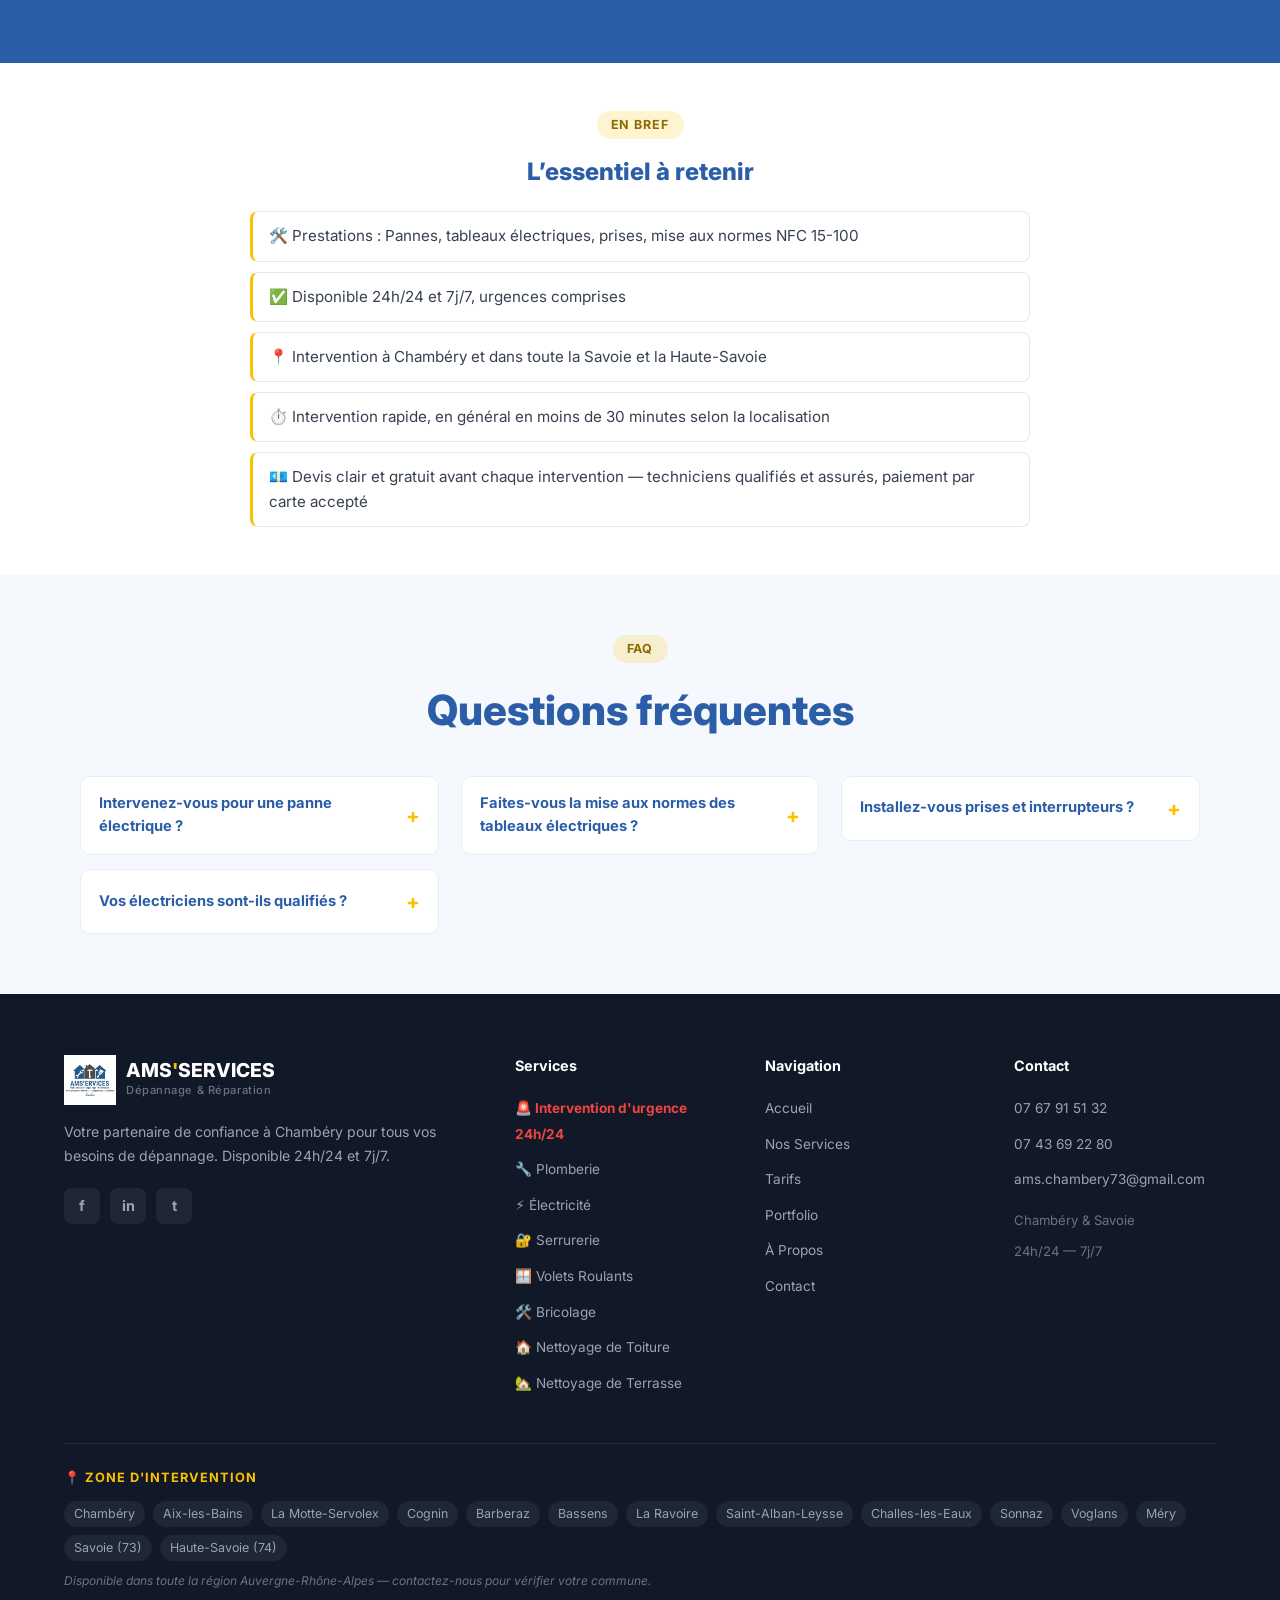
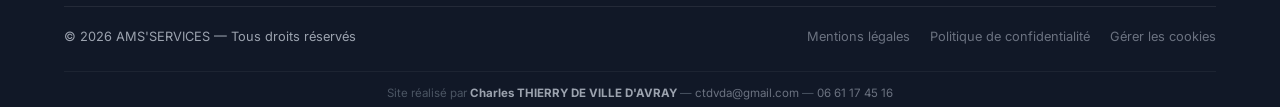
<file: electricite.html>
<!DOCTYPE html>
<html lang="fr">
<head>
  <meta charset="UTF-8" /><meta name="viewport" content="width=device-width, initial-scale=1.0" />
  <title>Électricien à Chambéry – AMS'SERVICES | Dépannage &amp; Installation</title>
  <meta name="description" content="Électricien à Chambéry disponible 24h/24. Panne électrique, tableau, prises, mise aux normes. Devis gratuit. AMS'SERVICES intervient en Savoie." />
  <link rel="preconnect" href="https://fonts.googleapis.com" /><link rel="preconnect" href="https://fonts.gstatic.com" crossorigin />
  <link href="https://fonts.googleapis.com/css2?family=Inter:wght@400;500;600;700;800&display=swap" rel="stylesheet" />
  <link rel="icon" type="image/png" href="images/logo.png" />
  <link rel="stylesheet" href="style.css" />
  <link rel="canonical" href="https://ams-services-depannage.fr/electricite.html" />
  <meta property="og:title" content="Électricien à Chambéry – AMS'SERVICES | Dépannage &amp;amp; Installation" />
  <meta property="og:description" content="Électricien à Chambéry disponible 24h/24. Panne électrique, tableau, prises, mise aux normes. Devis gratuit. AMS'SERVICES intervient en Savoie." />
  <meta property="og:image" content="https://ams-services-depannage.fr/og-cover.png" />
  <meta property="og:url" content="https://ams-services-depannage.fr/electricite.html" />
  <meta property="og:type" content="website" />
  <meta property="og:locale" content="fr_FR" />
  <meta property="og:site_name" content="AMS'SERVICES" />
  <meta name="twitter:card" content="summary_large_image" />
  <meta name="twitter:title" content="Électricien à Chambéry – AMS'SERVICES | Dépannage &amp;amp; Installation" />
  <meta name="twitter:description" content="Électricien à Chambéry disponible 24h/24. Panne électrique, tableau, prises, mise aux normes. Devis gratuit. AMS'SERVICES intervient en Savoie." />
  <meta name="twitter:image" content="https://ams-services-depannage.fr/og-cover.png" />
  <script type="application/ld+json">
  {"@context":"https://schema.org","@graph":[{"@type":"HomeAndConstructionBusiness","@id":"https://ams-services-depannage.fr/#business","name":"AMS'SERVICES","image":"https://ams-services-depannage.fr/images/logo.png","url":"https://ams-services-depannage.fr/","telephone":"+33767915132","priceRange":"€€","areaServed":[{"@type":"AdministrativeArea","name":"Savoie (73)"},{"@type":"AdministrativeArea","name":"Haute-Savoie (74)"}],"address":{"@type":"PostalAddress","addressLocality":"Chambéry","addressRegion":"Auvergne-Rhône-Alpes","addressCountry":"FR"},"openingHoursSpecification":[{"@type":"OpeningHoursSpecification","dayOfWeek":["Monday","Tuesday","Wednesday","Thursday","Friday","Saturday","Sunday"],"opens":"00:00","closes":"23:59"}],"description":"Depannage et travaux en plomberie, electricite, serrurerie, volets roulants, bricolage et nettoyage a Chambery et dans toute la Savoie et Haute-Savoie. Disponible 24h/24 et 7j/7."},{"@type":"Service","name":"Electricite - AMS'SERVICES","serviceType":"Electricite","provider":{"@id":"https://ams-services-depannage.fr/#business"},"areaServed":["Savoie","Haute-Savoie"],"url":"https://ams-services-depannage.fr/electricite.html","description":"Depannage electrique a Chambery : pannes, tableaux, prises, mise aux normes."}]}
  </script>
  <script type="application/ld+json">
  {"@context":"https://schema.org","@type":"FAQPage","mainEntity":[{"@type":"Question","name":"Intervenez-vous pour une panne électrique ?","acceptedAnswer":{"@type":"Answer","text":"Oui, dépannage électrique 24h/24 : coupure de courant, disjoncteur qui saute, court-circuit, prise défectueuse."}},{"@type":"Question","name":"Faites-vous la mise aux normes des tableaux électriques ?","acceptedAnswer":{"@type":"Answer","text":"Oui, nous remplaçons et mettons aux normes NFC 15-100 les tableaux électriques vétustes."}},{"@type":"Question","name":"Installez-vous prises et interrupteurs ?","acceptedAnswer":{"@type":"Answer","text":"Oui, installation et remplacement de prises, interrupteurs et points lumineux."}},{"@type":"Question","name":"Vos électriciens sont-ils qualifiés ?","acceptedAnswer":{"@type":"Answer","text":"Oui, nos techniciens sont qualifiés et assurés pour un travail propre et sécurisé."}}]}
  </script>
</head>
<body>
<div id="topbar-slot"></div><div id="navbar-slot"></div><div id="urgence-slot"></div>

<section class="service-hero">
  <div class="container">
    <nav class="breadcrumb">
      <a href="index.html">Accueil</a><span class="breadcrumb-sep">›</span>
      <a href="index.html#services">Services</a><span class="breadcrumb-sep">›</span>
      <span class="breadcrumb-current">Électricité</span>
    </nav>
    <div class="service-hero-grid">
      <div>
        <div class="service-hero-icon">⚡</div>
        <h1>Électricien à <em>Chambéry</em></h1>
        <p class="service-hero-desc">Dépannage électrique rapide, installation de prises, remplacement de tableaux, mise aux normes. Votre électricien disponible 24h/24 en Savoie.</p>
        <div class="hero-btns">
          <a href="tel:0767915132" class="btn btn-primary"><svg width="18" height="18" fill="currentColor" viewBox="0 0 20 20"><path d="M2 3a1 1 0 011-1h2.153a1 1 0 01.986.836l.74 4.435a1 1 0 01-.54 1.06l-1.548.773a11.037 11.037 0 006.105 6.105l.774-1.548a1 1 0 011.059-.54l4.435.74a1 1 0 01.836.986V17a1 1 0 01-1 1h-2C7.82 18 2 12.18 2 5V3z"/></svg>Appeler maintenant</a>
          <a href="index.html#contact" class="btn btn-outline">Devis gratuit</a>
        </div>
      </div>
      <div class="service-hero-card">
        <div class="shc-title">Nos interventions rapides</div>
        <div class="shc-item"><span class="shc-icon">⚡</span><span class="shc-text">Panne électrique totale</span><span class="shc-badge">Urgent</span></div>
        <div class="shc-item"><span class="shc-icon">🔌</span><span class="shc-text">Installation de prises</span></div>
        <div class="shc-item"><span class="shc-icon">🗃️</span><span class="shc-text">Tableau électrique</span><span class="shc-badge">Urgent</span></div>
        <div class="shc-item"><span class="shc-icon">💡</span><span class="shc-text">Éclairage &amp; spots</span></div>
        <div class="shc-item"><span class="shc-icon">📋</span><span class="shc-text">Mise aux normes</span></div>
      </div>
    </div>
  </div>
</section>

<section class="interventions">
  <div class="container">
    <div class="text-center">
      <span class="tag">Ce que nous faisons</span>
      <h2 class="section-title">Nos interventions en électricité</h2>
      <p class="section-sub">Du dépannage d'urgence à la mise aux normes complète, votre électricien qualifié intervient sur toute la Savoie.</p>
    </div>
    <div class="interventions-grid">
      <div class="intervention-card reveal"><div class="intervention-icon">⚡</div><h3>Panne électrique</h3><p>Diagnostic et réparation de panne : disjoncteur qui saute, court-circuit, perte de courant partielle ou totale. Intervention rapide.</p><span class="intervention-tag">⚡ Urgence 24h/24</span></div>
      <div class="intervention-card reveal"><div class="intervention-icon">🔌</div><h3>Prises &amp; Interrupteurs</h3><p>Installation, remplacement et déplacement de prises électriques, interrupteurs, variateurs et prises USB dans toute votre habitation.</p><span class="intervention-tag">Même jour</span></div>
      <div class="intervention-card reveal"><div class="intervention-icon">🗃️</div><h3>Tableau électrique</h3><p>Remplacement de tableau électrique vétuste, ajout de disjoncteurs, répartition des circuits, mise en conformité avec les normes NFC 15-100.</p><span class="intervention-tag">Sur devis</span></div>
      <div class="intervention-card reveal"><div class="intervention-icon">📋</div><h3>Mise aux normes</h3><p>Diagnostic de votre installation et mise aux normes NFC 15-100. Obligatoire pour la vente ou location d'un bien immobilier.</p><span class="intervention-tag">Expertise</span></div>
      <div class="intervention-card reveal"><div class="intervention-icon">💡</div><h3>Éclairage &amp; Spots</h3><p>Installation de spots encastrés, luminaires, dalles LED, éclairage extérieur, détecteurs de mouvement. Tous types de plafonds.</p><span class="intervention-tag">Même jour</span></div>
      <div class="intervention-card reveal"><div class="intervention-icon">🌀</div><h3>VMC &amp; Ventilation</h3><p>Installation et remplacement de VMC (simple et double flux), grilles de ventilation, extraction de cuisine ou salle de bain.</p><span class="intervention-tag">Sur devis</span></div>
      <div class="intervention-card reveal"><div class="intervention-icon">🔋</div><h3>Câblage &amp; Réseaux</h3><p>Tirage de câbles, câblage informatique, prises réseau RJ45, câblage TV et antenne, installation de plancher chauffant électrique.</p><span class="intervention-tag">Sur devis</span></div>
      <div class="intervention-card reveal"><div class="intervention-icon">🔒</div><h3>Sécurité électrique</h3><p>Installation de parasurtenseurs, parafoudres, détecteurs de fumée interconnectés, mise en sécurité de votre installation.</p><span class="intervention-tag">Recommandé</span></div>
    </div>
  </div>
</section>

<section class="process">
  <div class="container">
    <div class="text-center"><span class="tag">Simple &amp; rapide</span><h2 class="section-title">Comment ça marche ?</h2><p class="section-sub">Trois étapes pour régler votre problème électrique.</p></div>
    <div class="process-grid">
      <div class="process-step reveal"><div class="process-num">📞</div><h3>1. Vous appelez</h3><p>Décrivez votre problème. Nous évaluons l'urgence et fixons un créneau d'intervention dans les meilleurs délais.</p></div>
      <div class="process-step reveal"><div class="process-num">🔍</div><h3>2. Diagnostic</h3><p>Notre électricien inspecte votre installation, identifie le problème et vous propose un devis détaillé avant travaux.</p></div>
      <div class="process-step reveal"><div class="process-num">✅</div><h3>3. Intervention</h3><p>Travaux réalisés dans les règles de l'art, conformes aux normes NFC 15-100. Votre installation est testée et validée.</p></div>
    </div>
  </div>
</section>

<section class="cta-section">
  <div class="container">
    <h2>Panne ou travaux électriques ? Appelez-nous !</h2>
    <p>Votre électricien disponible 24h/24 à Chambéry. Devis gratuit, intervention rapide.</p>
    <div class="cta-btns">
      <a href="tel:0767915132" class="btn btn-white"><svg width="18" height="18" fill="currentColor" viewBox="0 0 20 20"><path d="M2 3a1 1 0 011-1h2.153a1 1 0 01.986.836l.74 4.435a1 1 0 01-.54 1.06l-1.548.773a11.037 11.037 0 006.105 6.105l.774-1.548a1 1 0 011.059-.54l4.435.74a1 1 0 01.836.986V17a1 1 0 01-1 1h-2C7.82 18 2 12.18 2 5V3z"/></svg>07 67 91 51 32</a>
      <a href="index.html#contact" class="btn btn-outline">Demander un devis</a>
    </div>
  </div>
</section>

<section class="other-services">
  <div class="container">
    <h2>Nos autres services</h2>
    <div class="other-services-grid">
      <a href="plomberie.html" class="other-service-card"><div class="icon">🔧</div><div class="name">Plomberie</div></a>
      <a href="serrurerie.html" class="other-service-card"><div class="icon">🔐</div><div class="name">Serrurerie</div></a>
      <a href="volets-roulants.html" class="other-service-card"><div class="icon">🪟</div><div class="name">Volets Roulants</div></a>
      <a href="bricolage.html" class="other-service-card"><div class="icon">🛠️</div><div class="name">Bricolage</div></a>
      <a href="nettoyage-toiture.html" class="other-service-card"><div class="icon">🏠</div><div class="name">Toiture</div></a>
      <a href="nettoyage-terrasse.html" class="other-service-card"><div class="icon">🏡</div><div class="name">Terrasse</div></a>
    </div>
  </div>
</section>



<section class="quick-facts">
  <div class="container">
    <div class="text-center"><span class="tag">En bref</span><h2 class="section-title" style="font-size:1.5rem">L’essentiel à retenir</h2></div>
    <ul class="qf-list">
      <li>🛠️ Prestations : Pannes, tableaux électriques, prises, mise aux normes NFC 15-100</li>
      <li>✅ Disponible 24h/24 et 7j/7, urgences comprises</li>
      <li>📍 Intervention à Chambéry et dans toute la Savoie et la Haute-Savoie</li>
      <li>⏱️ Intervention rapide, en général en moins de 30 minutes selon la localisation</li>
      <li>💶 Devis clair et gratuit avant chaque intervention — techniciens qualifiés et assurés, paiement par carte accepté</li>
    </ul>
  </div>
</section>

<section class="faq-section">
  <div class="container">
    <div class="text-center"><span class="tag">FAQ</span><h2 class="section-title">Questions fréquentes</h2></div>
    <div class="faq-list">
      <details class="faq-item"><summary>Intervenez-vous pour une panne électrique ?</summary><div class="fq-ans">Oui, dépannage électrique 24h/24 : coupure de courant, disjoncteur qui saute, court-circuit, prise défectueuse.</div></details>
      <details class="faq-item"><summary>Faites-vous la mise aux normes des tableaux électriques ?</summary><div class="fq-ans">Oui, nous remplaçons et mettons aux normes NFC 15-100 les tableaux électriques vétustes.</div></details>
      <details class="faq-item"><summary>Installez-vous prises et interrupteurs ?</summary><div class="fq-ans">Oui, installation et remplacement de prises, interrupteurs et points lumineux.</div></details>
      <details class="faq-item"><summary>Vos électriciens sont-ils qualifiés ?</summary><div class="fq-ans">Oui, nos techniciens sont qualifiés et assurés pour un travail propre et sécurisé.</div></details>
    </div>
  </div>
</section>

<div id="footer-slot"></div>
<script src="components.js"></script>
</body>
</html>
</file>
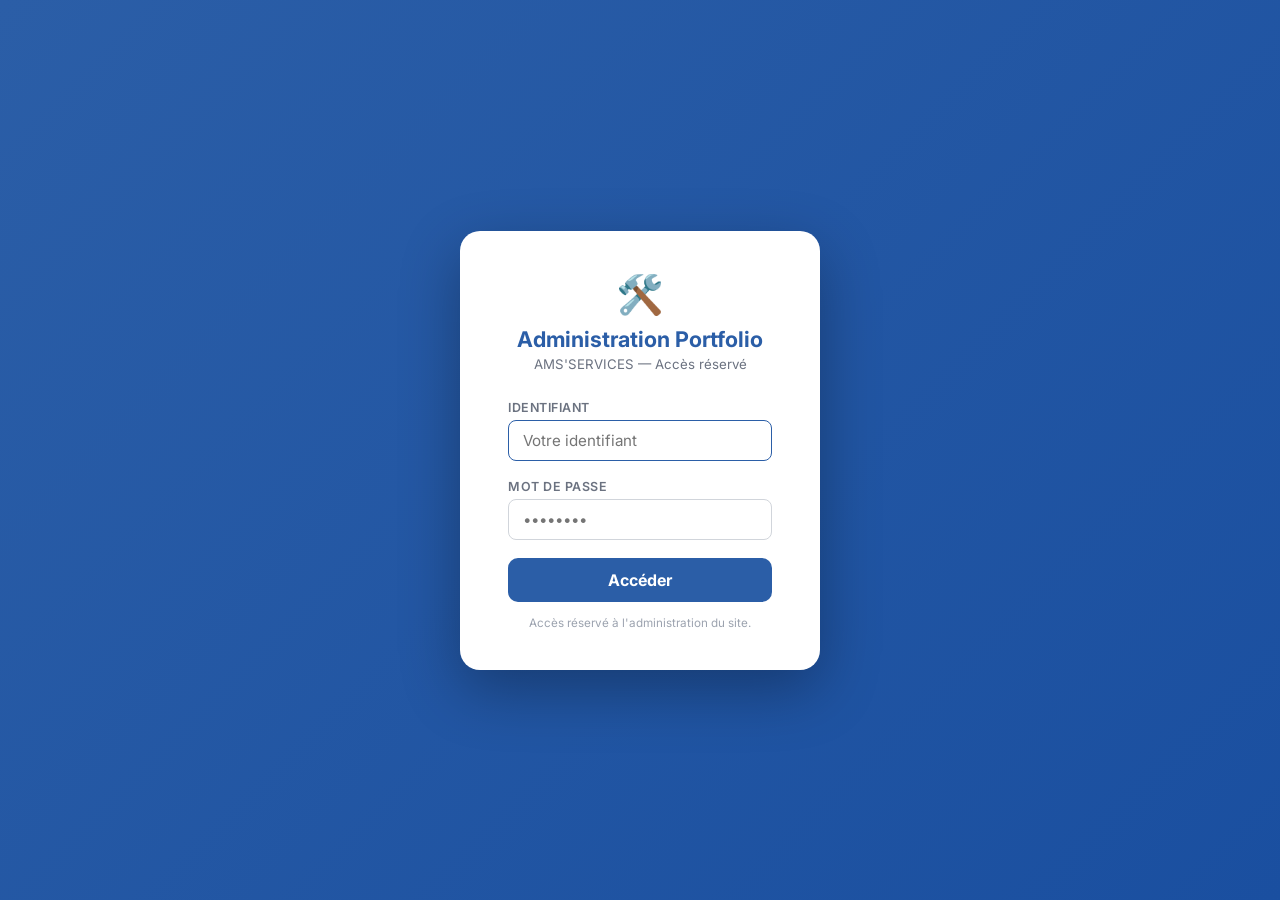
<file: gestion-realisations-9e0ac25fbcfa23f2.html>
<!DOCTYPE html>
<html lang="fr">
<head>
  <meta charset="UTF-8" /><meta name="viewport" content="width=device-width, initial-scale=1.0" />
  <meta name="robots" content="noindex, nofollow, noarchive, nosnippet, noimageindex" />
  <meta name="googlebot" content="noindex, nofollow" />
  <title>Gestion — AMS'SERVICES</title>
  <link rel="icon" type="image/png" href="images/logo.png" />
  <link rel="preconnect" href="https://fonts.googleapis.com" />
  <link href="https://fonts.googleapis.com/css2?family=Inter:wght@400;500;600;700;800&display=swap" rel="stylesheet" />
  <style>
    :root {
      --blue:#2B5EA7; --blue-d:#1a4fa0; --orange:#F9C200;
      --dark:#111827; --gray:#6B7280; --gray-l:#F3F4F6;
      --white:#ffffff; --radius:12px; --shadow:0 2px 12px rgba(0,0,0,.1);
    }
    *, *::before, *::after { box-sizing: border-box; margin:0; padding:0; }
    body { font-family:'Inter',sans-serif; color:var(--dark); background:#F1F5F9; height:100vh; overflow:hidden; }

    /* ── Login ── */
    #login-screen { display:flex; align-items:center; justify-content:center; height:100vh; background:linear-gradient(135deg,var(--blue) 0%,#1a4fa0 100%); }
    .lcard { background:var(--white); border-radius:20px; padding:40px 48px; box-shadow:0 20px 60px rgba(0,0,0,.3); text-align:center; width:360px; }
    .lcard-logo { font-size:2.4rem; margin-bottom:8px; }
    .lcard h1 { font-size:1.35rem; color:var(--blue); margin-bottom:4px; }
    .lcard .sub { font-size:.83rem; color:var(--gray); margin-bottom:28px; }
    .lfield { display:flex; flex-direction:column; gap:5px; margin-bottom:18px; text-align:left; }
    .lfield label { font-size:.78rem; font-weight:600; color:var(--gray); text-transform:uppercase; letter-spacing:.5px; }
    .lfield input { padding:10px 14px; border:1.5px solid #D1D5DB; border-radius:8px; font-size:.95rem; font-family:inherit; outline:none; transition:border-color .2s; }
    .lfield input:focus { border-color:var(--blue); }
    .lbtn { width:100%; padding:12px; background:var(--blue); color:var(--white); border:none; border-radius:10px; font-size:1rem; font-weight:700; font-family:inherit; cursor:pointer; transition:background .2s; }
    .lbtn:hover { background:var(--blue-d); }
    .lerr { color:#DC2626; font-size:.82rem; margin-top:10px; display:none; }
    .lhint { font-size:.73rem; color:#9CA3AF; margin-top:14px; }

    /* ── Admin shell ── */
    #admin-ui { display:none; flex-direction:column; height:100vh; }

    /* Header */
    .adm-hdr { display:flex; align-items:center; gap:14px; background:var(--blue); color:var(--white); padding:0 20px; height:54px; flex-shrink:0; box-shadow:0 2px 8px rgba(0,0,0,.2); }
    .adm-brand { font-size:.98rem; font-weight:800; flex:1; }
    .adm-brand span { opacity:.65; font-weight:400; font-size:.82rem; margin-left:8px; }
    .abtn { display:inline-flex; align-items:center; gap:5px; padding:7px 14px; border-radius:8px; font-size:.8rem; font-weight:600; font-family:inherit; cursor:pointer; border:none; transition:all .2s; text-decoration:none; white-space:nowrap; }
    .abtn-ghost { background:rgba(255,255,255,.15); color:var(--white); }
    .abtn-ghost:hover { background:rgba(255,255,255,.28); }
    .abtn-orange { background:var(--orange); color:var(--dark); }
    .abtn-orange:hover { background:#e6b100; }
    .abtn-green { background:#22C55E; color:var(--white); }
    .abtn-green:hover { background:#16a34a; }
    .abtn-blue { background:var(--blue-d); color:var(--white); border:1.5px solid rgba(255,255,255,.3); }
    .abtn-blue:hover { background:rgba(255,255,255,.1); }
    .hdr-actions { display:flex; gap:7px; align-items:center; }

    /* Body */
    .adm-body { display:flex; flex:1; overflow:hidden; }

    /* Sidebar */
    .adm-sidebar { width:232px; background:#1E293B; color:#E2E8F0; flex-shrink:0; display:flex; flex-direction:column; overflow-y:auto; }
    .sidebar-label { font-size:.68rem; font-weight:700; color:#475569; text-transform:uppercase; letter-spacing:1px; padding:14px 14px 6px; }
    .sec-item { display:flex; align-items:center; gap:8px; padding:9px 14px; cursor:pointer; transition:background .15s; border-left:3px solid transparent; }
    .sec-item:hover { background:rgba(255,255,255,.07); }
    .sec-item.active { background:rgba(43,94,167,.35); border-left-color:#60A5FA; color:#fff; }
    .sec-item .si-icon { font-size:1.05rem; flex-shrink:0; }
    .sec-item .si-name { flex:1; font-size:.83rem; font-weight:500; overflow:hidden; text-overflow:ellipsis; white-space:nowrap; }
    .sec-item .si-acts { display:flex; gap:2px; opacity:0; transition:opacity .15s; flex-shrink:0; }
    .sec-item:hover .si-acts, .sec-item.active .si-acts { opacity:1; }
    .icobtn { background:none; border:none; color:#64748B; font-size:.8rem; cursor:pointer; padding:2px 4px; border-radius:4px; transition:all .15s; }
    .icobtn:hover { background:rgba(255,255,255,.1); color:#fff; }
    .icobtn.red:hover { background:rgba(220,38,38,.25); color:#FCA5A5; }
    .sidebar-foot { padding:12px 14px; border-top:1px solid rgba(255,255,255,.07); margin-top:auto; }
    .add-sec-btn { width:100%; padding:8px; background:rgba(255,255,255,.06); border:1.5px dashed #334155; border-radius:8px; color:#64748B; font-size:.8rem; font-family:inherit; cursor:pointer; transition:all .2s; }
    .add-sec-btn:hover { background:rgba(255,255,255,.12); color:#fff; border-color:#64748B; }

    /* Info workflow */
    .workflow-info { padding:10px 14px; background:rgba(249,194,0,.07); border-top:1px solid rgba(249,194,0,.15); }
    .workflow-info p { font-size:.7rem; color:#94A3B8; line-height:1.5; }
    .workflow-info strong { color:#F9C200; }

    /* Main panel */
    .adm-main { flex:1; overflow-y:auto; padding:24px 28px; }
    .panel-title { font-size:1.35rem; font-weight:800; color:var(--dark); margin-bottom:3px; }
    .panel-sub { font-size:.83rem; color:var(--gray); margin-bottom:22px; }

    /* Cards */
    .acard { background:var(--white); border-radius:var(--radius); padding:22px; box-shadow:var(--shadow); margin-bottom:22px; }
    .acard-title { font-size:.92rem; font-weight:700; color:var(--dark); margin-bottom:16px; padding-bottom:10px; border-bottom:1px solid #E5E7EB; }
    .form-row { display:grid; grid-template-columns:1fr 1fr; gap:12px; margin-bottom:12px; }
    .form-full { grid-column:1/-1; }
    .afield { display:flex; flex-direction:column; gap:4px; }
    .afield label { font-size:.72rem; font-weight:700; color:var(--gray); text-transform:uppercase; letter-spacing:.5px; }
    .afield input, .afield textarea, .afield select { padding:8px 11px; border:1.5px solid #D1D5DB; border-radius:8px; font-size:.88rem; font-family:inherit; outline:none; transition:border-color .2s; background:#fff; }
    .afield input:focus, .afield textarea:focus { border-color:var(--blue); }
    .afield textarea { resize:vertical; min-height:68px; }
    .form-save { display:flex; justify-content:flex-end; margin-top:8px; }

    /* Fiches */
    .fiches-hdr { display:flex; align-items:center; justify-content:space-between; margin-bottom:14px; }
    .fiches-hdr h3 { font-size:.98rem; font-weight:700; }
    .abtn-sm { padding:6px 14px; font-size:.78rem; border-radius:7px; }
    .abtn-outline { background:var(--white); color:var(--dark); border:1.5px solid #D1D5DB; }
    .abtn-outline:hover { background:var(--gray-l); }
    .abtn-danger { background:#FEE2E2; color:#DC2626; border:1.5px solid #FCA5A5; }
    .abtn-danger:hover { background:#DC2626; color:var(--white); border-color:#DC2626; }
    .abtn-primary { background:var(--blue); color:var(--white); }
    .abtn-primary:hover { background:var(--blue-d); }

    .fiche-list { display:flex; flex-direction:column; gap:12px; }
    .fiche-card { background:var(--white); border-radius:10px; box-shadow:var(--shadow); display:flex; gap:12px; align-items:flex-start; padding:13px 15px; border-left:4px solid var(--blue); }
    .fiche-thumb { width:76px; height:76px; border-radius:8px; object-fit:cover; flex-shrink:0; background:var(--gray-l); }
    .fiche-no-thumb { width:76px; height:76px; border-radius:8px; background:var(--gray-l); display:flex; align-items:center; justify-content:center; font-size:1.7rem; flex-shrink:0; color:#9CA3AF; }
    .fiche-info { flex:1; min-width:0; }
    .fiche-titre { font-size:.92rem; font-weight:700; margin-bottom:4px; white-space:nowrap; overflow:hidden; text-overflow:ellipsis; }
    .fiche-chips { display:flex; gap:5px; flex-wrap:wrap; margin-bottom:5px; }
    .fchip { font-size:.7rem; background:#EFF6FF; color:var(--blue); border-radius:20px; padding:2px 8px; font-weight:600; }
    .fchip.aa { background:#FEF3C7; color:#92400E; }
    .fchip.gray { background:var(--gray-l); color:var(--gray); }
    .fiche-desc { font-size:.78rem; color:var(--gray); overflow:hidden; display:-webkit-box; -webkit-line-clamp:2; -webkit-box-orient:vertical; }
    .fiche-actions { display:flex; flex-direction:column; gap:5px; flex-shrink:0; }
    .reorder-btns { display:flex; gap:3px; }

    /* Modal */
    .overlay { display:none; position:fixed; inset:0; z-index:1000; background:rgba(0,0,0,.6); align-items:flex-start; justify-content:center; padding:30px 16px; overflow-y:auto; }
    .overlay.active { display:flex; }
    .mbox { background:var(--white); border-radius:16px; width:100%; max-width:660px; box-shadow:0 20px 60px rgba(0,0,0,.3); margin:auto; }
    .mhdr { display:flex; align-items:center; justify-content:space-between; padding:16px 22px; border-bottom:1px solid #E5E7EB; background:#F8FAFC; border-radius:16px 16px 0 0; }
    .mhdr h2 { font-size:1.05rem; font-weight:700; }
    .mclose { background:none; border:none; font-size:1.35rem; cursor:pointer; color:var(--gray); padding:2px 8px; border-radius:6px; }
    .mclose:hover { background:var(--gray-l); }
    .mbody { padding:22px; display:flex; flex-direction:column; gap:14px; }
    .mfoot { display:flex; gap:10px; justify-content:flex-end; padding:14px 22px; border-top:1px solid #E5E7EB; background:#F8FAFC; border-radius:0 0 16px 16px; }

    /* Image editors */
    .img-box { background:#F8FAFC; border:1.5px solid #E5E7EB; border-radius:10px; padding:13px; }
    .img-preview { width:100%; max-height:160px; object-fit:cover; border-radius:8px; margin-bottom:10px; display:none; }
    .img-preview.show { display:block; }
    .secs-list { display:flex; flex-direction:column; gap:9px; margin-top:6px; }
    .sec-img-item { background:#F8FAFC; border:1.5px solid #E5E7EB; border-radius:10px; padding:11px; display:flex; gap:10px; align-items:flex-start; }
    .sec-img-thumb { width:58px; height:58px; object-fit:cover; border-radius:6px; flex-shrink:0; background:var(--gray-l); display:flex; align-items:center; justify-content:center; font-size:1.3rem; color:#9CA3AF; }
    .sec-img-thumb img { width:100%; height:100%; object-fit:cover; border-radius:6px; display:block; }
    .sec-img-fields { flex:1; display:flex; flex-direction:column; gap:6px; }
    .sec-img-del { background:none; border:none; color:#DC2626; font-size:1.1rem; cursor:pointer; flex-shrink:0; padding:2px; border-radius:4px; }
    .sec-img-del:hover { background:#FEE2E2; }

    /* Radio style */
    .radio-group { display:flex; gap:20px; margin-top:4px; flex-wrap:wrap; }
    .radio-opt { display:flex; align-items:center; gap:7px; font-size:.88rem; cursor:pointer; }
    .radio-opt input { accent-color:var(--blue); width:16px; height:16px; cursor:pointer; }

    /* Divider */
    .divider { border:none; border-top:1px solid #E5E7EB; }

    /* Toast */
    .adm-toast { position:fixed; bottom:22px; right:22px; z-index:9999; background:#1E293B; color:var(--white); padding:11px 18px; border-radius:10px; font-size:.85rem; font-weight:500; box-shadow:0 4px 20px rgba(0,0,0,.3); opacity:0; transform:translateY(8px); transition:all .3s; pointer-events:none; }
    .adm-toast.show { opacity:1; transform:translateY(0); }
    .adm-toast.ok { background:#16a34a; }
    .adm-toast.ko { background:#DC2626; }

    /* Empty */
    .empty { text-align:center; padding:36px 20px; color:var(--gray); }
    .empty .eicon { font-size:2.8rem; margin-bottom:10px; }

    @media(max-width:720px) {
      .adm-sidebar { display:none; }
      .form-row { grid-template-columns:1fr; }
    }

    /* ── Onglets principaux ── */
    /* Les conteneurs de vue doivent remplir la hauteur pour que .adm-main défile */
    #view-realisations, #view-analytics { flex:1; min-height:0; display:flex; flex-direction:column; }
    .adm-brand { flex:none; }
    .adm-tabs { display:flex; gap:6px; margin-left:20px; margin-right:auto; }
    .adm-tab { background:rgba(255,255,255,.12); color:#fff; border:none; padding:8px 16px; border-radius:8px 8px 0 0; font-family:inherit; font-size:.85rem; font-weight:600; cursor:pointer; opacity:.7; transition:all .15s; }
    .adm-tab:hover { opacity:1; background:rgba(255,255,255,.2); }
    .adm-tab.active { opacity:1; background:#F1F5F9; color:var(--blue); }

    /* ── Barre de période ── */
    .stats-toolbar { display:flex; flex-wrap:wrap; align-items:center; gap:12px; margin-bottom:22px; }
    .period-pills { display:flex; gap:4px; background:var(--white); border-radius:10px; padding:4px; box-shadow:var(--shadow); }
    .ppill { border:none; background:none; padding:7px 14px; border-radius:7px; font-family:inherit; font-size:.82rem; font-weight:600; color:var(--gray); cursor:pointer; transition:all .15s; }
    .ppill.active { background:var(--blue); color:#fff; }
    .period-custom { display:flex; align-items:center; gap:6px; font-size:.82rem; color:var(--gray); }
    .period-custom input { border:1.5px solid #D1D5DB; border-radius:8px; padding:6px 8px; font-family:inherit; font-size:.82rem; }

    /* ── Cartes KPI ── */
    .kpi-grid { display:grid; grid-template-columns:repeat(auto-fill,minmax(190px,1fr)); gap:14px; margin-bottom:22px; }
    .kpi-card { background:var(--white); border-radius:12px; padding:16px 18px; box-shadow:var(--shadow); }
    .kpi-label { font-size:.74rem; font-weight:700; color:var(--gray); text-transform:uppercase; letter-spacing:.5px; display:flex; align-items:center; gap:5px; }
    .kpi-value { font-size:1.7rem; font-weight:800; color:var(--dark); margin:4px 0 2px; }
    .kpi-delta { font-size:.78rem; font-weight:700; }
    .kpi-delta.up { color:#16a34a; } .kpi-delta.down { color:#DC2626; } .kpi-delta.flat { color:var(--gray); }
    .kpi-hint { font-size:.7rem; color:#9CA3AF; }

    /* ── Cartes / tableaux génériques ── */
    .stats-card { background:var(--white); border-radius:12px; padding:20px; box-shadow:var(--shadow); margin-bottom:22px; }
    .stats-card h3 { font-size:.95rem; font-weight:700; margin-bottom:14px; }
    .stats-2col { display:grid; grid-template-columns:1fr 1fr; gap:22px; }
    @media(max-width:900px){ .stats-2col { grid-template-columns:1fr; } }
    .stats-table { width:100%; border-collapse:collapse; font-size:.84rem; }
    .stats-table th { text-align:left; color:var(--gray); font-size:.72rem; text-transform:uppercase; letter-spacing:.4px; padding:8px 10px; border-bottom:2px solid #E5E7EB; cursor:pointer; white-space:nowrap; }
    .stats-table td { padding:9px 10px; border-bottom:1px solid #F1F5F9; }
    .stats-table tr:hover td { background:#F8FAFC; }
    .bar-row { display:flex; align-items:center; gap:10px; margin-bottom:8px; font-size:.84rem; }
    .bar-row .bar-label { flex:0 0 42%; overflow:hidden; text-overflow:ellipsis; white-space:nowrap; }
    .bar-row .bar-track { flex:1; height:8px; background:#F1F5F9; border-radius:5px; overflow:hidden; }
    .bar-row .bar-fill { height:100%; background:var(--blue); border-radius:5px; }
    .bar-row .bar-val { flex:0 0 auto; font-weight:700; color:var(--dark); font-size:.8rem; }

    .seo-badge { display:inline-block; font-size:.7rem; font-weight:700; padding:2px 8px; border-radius:20px; }
    .seo-badge.ok { background:#DCFCE7; color:#166534; } .seo-badge.mid { background:#FEF3C7; color:#92400E; } .seo-badge.bad { background:#FEE2E2; color:#B91C1C; }
    .seo-issue { font-size:.72rem; padding:1px 7px; border-radius:20px; margin:1px 2px 1px 0; display:inline-block; }
    .seo-issue.err { background:#FEE2E2; color:#B91C1C; } .seo-issue.warn { background:#FEF3C7; color:#92400E; }

    .notconf { text-align:center; padding:40px 24px; }
    .notconf .eicon { font-size:2.6rem; margin-bottom:10px; }
    .notconf h3 { font-size:1.05rem; margin-bottom:6px; }
    .notconf p { font-size:.85rem; color:var(--gray); max-width:460px; margin:0 auto 6px; line-height:1.6; }
    .chart-wrap { position:relative; width:100%; height:240px; }
    .chart-legend { display:flex; gap:16px; flex-wrap:wrap; margin-top:10px; font-size:.78rem; }
    .chart-legend span { display:inline-flex; align-items:center; gap:5px; cursor:pointer; user-select:none; }
    .chart-legend i { width:11px; height:11px; border-radius:3px; display:inline-block; }
    .chart-legend .off { opacity:.4; text-decoration:line-through; }
  </style>
</head>
<body>

<!-- ════════════════════ LOGIN ════════════════════ -->
<div id="login-screen">
  <div class="lcard">
    <div class="lcard-logo">🛠️</div>
    <h1>Administration Portfolio</h1>
    <p class="sub">AMS'SERVICES — Accès réservé</p>
    <div class="lfield">
      <label>Identifiant</label>
      <input type="text" id="login-user" placeholder="Votre identifiant" autocomplete="username" autofocus />
    </div>
    <div class="lfield">
      <label>Mot de passe</label>
      <input type="password" id="login-pw" placeholder="••••••••" autocomplete="current-password" />
    </div>
    <button class="lbtn" id="login-btn">Accéder</button>
    <p class="lerr" id="login-err">Identifiant ou mot de passe incorrect</p>
    <p class="lhint">Accès réservé à l'administration du site.</p>
  </div>
</div>

<!-- ════════════════════ ADMIN ════════════════════ -->
<div id="admin-ui">

  <header class="adm-hdr">
    <div class="adm-brand">🛠 AMS Admin</div>
    <nav class="adm-tabs" role="tablist">
      <button class="adm-tab active" id="tab-realisations" onclick="switchView('realisations')">🖼 Réalisations</button>
      <button class="adm-tab" id="tab-analytics" onclick="switchView('analytics')">📊 SEO &amp; Statistiques</button>
    </nav>
    <div class="hdr-actions">
      <span id="actions-realisations" style="display:contents;">
        <a href="portfolio.html" target="_blank" class="abtn abtn-ghost">👁 Aperçu</a>
        <button class="abtn abtn-orange" id="btn-save" title="Sauvegarde de brouillon dans ce navigateur">💾 Brouillon</button>
        <button class="abtn abtn-green" id="btn-publish" title="Publier en ligne pour tous les visiteurs">🚀 Publier en ligne</button>
        <button class="abtn abtn-ghost" id="btn-export" title="Télécharger une sauvegarde .js">⬇ Exporter</button>
      </span>
      <button class="abtn abtn-ghost" id="btn-creds" title="Modifier l'identifiant et le mot de passe">🔑 Identifiants</button>
      <button class="abtn abtn-ghost" id="btn-logout" style="opacity:.65;">Quitter</button>
    </div>
  </header>

  <div id="view-realisations">
   <div class="adm-body">

    <aside class="adm-sidebar">
      <div class="sidebar-label">Sections</div>
      <div id="sidebar-list"></div>
      <div class="sidebar-foot">
        <button class="add-sec-btn" id="btn-add-sec">+ Nouvelle section</button>
      </div>
      <div class="workflow-info">
        <p><strong>Mettre à jour le site</strong><br>
          🚀 <strong>Publier en ligne</strong> = visible par tous, immédiatement.<br>
          💾 <strong>Brouillon</strong> = sauvegarde locale (ce navigateur).<br>
          ⬇ <strong>Exporter</strong> = sauvegarde de secours .js.</p>
      </div>
    </aside>

    <main class="adm-main" id="main-panel">
      <div class="empty"><div class="eicon">👈</div><p>Sélectionnez une section dans le menu</p></div>
    </main>
   </div>
  </div>

  <!-- ════════════════════ VUE SEO & STATISTIQUES ════════════════════ -->
  <div id="view-analytics" style="display:none;">
   <div class="adm-body">
    <aside class="adm-sidebar">
      <div class="sidebar-label">Tableau de bord</div>
      <div id="stats-subnav">
        <div class="sec-item active" data-sub="overview"      onclick="statsNav('overview')"><span class="si-icon">📈</span><span class="si-name">Vue générale</span></div>
        <div class="sec-item"        data-sub="seo"           onclick="statsNav('seo')"><span class="si-icon">🔍</span><span class="si-name">Pages &amp; SEO</span></div>
        <div class="sec-item"        data-sub="interventions" onclick="statsNav('interventions')"><span class="si-icon">🛠️</span><span class="si-name">Interventions</span></div>
        <div class="sec-item"        data-sub="conversions"   onclick="statsNav('conversions')"><span class="si-icon">🎯</span><span class="si-name">Conversions</span></div>
        <div class="sec-item"        data-sub="search"        onclick="statsNav('search')"><span class="si-icon">🔎</span><span class="si-name">Recherche Google</span></div>
        <div class="sec-item"        data-sub="keywords"      onclick="statsNav('keywords')"><span class="si-icon">🔑</span><span class="si-name">Mots-clés &amp; positions</span></div>
        <div class="sec-item"        data-sub="geo"           onclick="statsNav('geo')"><span class="si-icon">🌍</span><span class="si-name">Géographie</span></div>
        <div class="sec-item"        data-sub="aigeo"         onclick="statsNav('aigeo')"><span class="si-icon">🤖</span><span class="si-name">GEO — IA générative</span></div>
        <div class="sec-item"        data-sub="concurrence"   onclick="statsNav('concurrence')"><span class="si-icon">🏆</span><span class="si-name">Concurrence</span></div>
        <div class="sec-item"        data-sub="reco"          onclick="statsNav('reco')"><span class="si-icon">💡</span><span class="si-name">Recommandations</span></div>
        <div class="sec-item"        data-sub="config"        onclick="statsNav('config')"><span class="si-icon">⚙️</span><span class="si-name">Configuration &amp; RGPD</span></div>
      </div>
      <div class="workflow-info">
        <p><strong>Confidentialité</strong><br>Statistiques agrégées et anonymes. Aucune donnée de formulaire ni IP en clair. Mesure active uniquement après consentement du visiteur.</p>
      </div>
    </aside>

    <main class="adm-main">
      <!-- Barre de période -->
      <div class="stats-toolbar">
        <div class="period-pills">
          <button class="ppill active" data-days="7"   onclick="setPeriod(7)">7 j</button>
          <button class="ppill"        data-days="30"  onclick="setPeriod(30)">30 j</button>
          <button class="ppill"        data-days="90"  onclick="setPeriod(90)">90 j</button>
          <button class="ppill"        data-days="365" onclick="setPeriod(365)">12 mois</button>
        </div>
        <div class="period-custom">
          <input type="date" id="stats-from" onchange="customPeriod()" />
          <span>→</span>
          <input type="date" id="stats-to" onchange="customPeriod()" />
        </div>
        <button class="abtn abtn-outline abtn-sm" onclick="loadStats()">↻ Actualiser</button>
      </div>
      <div id="stats-panel"><div class="empty"><div class="eicon">📊</div><p>Chargement…</p></div></div>
    </main>
   </div>
  </div>
</div>

<!-- ════════════════════ MODAL FICHE ════════════════════ -->
<div class="overlay" id="fiche-overlay">
  <div class="mbox">
    <div class="mhdr">
      <h2 id="fm-title">Fiche réalisation</h2>
      <button class="mclose" onclick="closeFicheModal()">✕</button>
    </div>
    <div class="mbody" id="fm-body"></div>
    <div class="mfoot">
      <button class="abtn abtn-outline abtn-sm" onclick="closeFicheModal()">Annuler</button>
      <button class="abtn abtn-primary abtn-sm" id="fm-save-btn">Enregistrer la fiche</button>
    </div>
  </div>
</div>

<!-- ════════════════════ MODAL IDENTIFIANTS ════════════════════ -->
<div class="overlay" id="creds-overlay">
  <div class="mbox" style="max-width:440px;">
    <div class="mhdr">
      <h2>🔑 Modifier les identifiants</h2>
      <button class="mclose" onclick="closeCredsModal()">✕</button>
    </div>
    <div class="mbody">
      <div class="afield"><label>Identifiant actuel</label><input type="text" id="cr-cur-user" autocomplete="off" /></div>
      <div class="afield"><label>Mot de passe actuel</label><input type="password" id="cr-cur-pw" autocomplete="off" /></div>
      <hr class="divider" />
      <div class="afield"><label>Nouvel identifiant</label><input type="text" id="cr-new-user" autocomplete="off" /></div>
      <div class="afield"><label>Nouveau mot de passe</label><input type="password" id="cr-new-pw" autocomplete="off" /></div>
      <div class="afield"><label>Confirmer le nouveau mot de passe</label><input type="password" id="cr-new-pw2" autocomplete="off" /></div>
      <p id="cr-err" style="color:#DC2626;font-size:.82rem;display:none;margin-top:2px;"></p>
      <p style="font-size:.74rem;color:var(--gray);margin-top:2px;">Les identifiants sont enregistrés dans ce navigateur.</p>
    </div>
    <div class="mfoot">
      <button class="abtn abtn-outline abtn-sm" onclick="closeCredsModal()">Annuler</button>
      <button class="abtn abtn-primary abtn-sm" id="cr-save">Enregistrer</button>
    </div>
  </div>
</div>

<!-- Toast -->
<div class="adm-toast" id="toast"></div>

<script src="portfolio-data.js"></script>
<script>
/* ═══════════════════════════════════════════════════════ */

const LS_USER = 'ams_admin_user';
const LS_PW   = 'ams_admin_pw';
const SS_AUTH = 'ams_admin_session';
const LS_DATA = 'ams_portfolio_data';
/* Identifiants par défaut stockés en SHA-256 (jamais en clair dans le code). */
const DEF_USER = 'b6d190ea313c169212a26eefe0dedde525e93053d96842767fb999a85c08bd25';
const DEF_PW   = 'ed785f8fe8f0ba0db1e832a9b7237d6e3739ad452f9f9fc10ee1c1f162519077';

let state  = null;
let curSec = -1;
let editIdx = -1;

/* Hash SHA-256 → hex (nécessite HTTPS ou localhost) */
async function sha256(str) {
  const buf = await crypto.subtle.digest('SHA-256', new TextEncoder().encode(str));
  return Array.from(new Uint8Array(buf)).map(b => b.toString(16).padStart(2, '0')).join('');
}

/* ── Auth ── */
document.getElementById('login-btn').onclick = doLogin;
['login-user', 'login-pw'].forEach(id =>
  document.getElementById(id).addEventListener('keydown', e => { if (e.key === 'Enter') doLogin(); })
);

async function doLogin() {
  const user = document.getElementById('login-user').value.trim();
  const pw   = document.getElementById('login-pw').value;
  const storedUser = localStorage.getItem(LS_USER) || DEF_USER;
  const storedPw   = localStorage.getItem(LS_PW)   || DEF_PW;
  if (await sha256(user) === storedUser && await sha256(pw) === storedPw) {
    sessionStorage.setItem(SS_AUTH, '1');
    sessionStorage.setItem('ams_pw_plain', pw); // nécessaire pour la publication PHP (effacé à la déconnexion)
    showAdmin();
  } else {
    const e = document.getElementById('login-err');
    e.style.display = 'block';
    document.getElementById('login-pw').value = '';
    document.getElementById('login-pw').focus();
  }
}

function showAdmin() {
  document.getElementById('login-screen').style.display = 'none';
  document.getElementById('admin-ui').style.display = 'flex';
  document.getElementById('login-err').style.display = 'none';
  initAdmin();
  // Différé : applyAdminHash utilise des variables (statsSub, statsPeriod…) déclarées
  // plus bas dans le script. Au chargement (reprise de session), showAdmin peut s'exécuter
  // avant ces déclarations → on attend la fin du script pour éviter toute erreur (TDZ).
  setTimeout(applyAdminHash, 0);
}

document.getElementById('btn-logout').onclick = () => {
  sessionStorage.removeItem(SS_AUTH);
  sessionStorage.removeItem('ams_pw_plain');
  document.getElementById('admin-ui').style.display = 'none';
  document.getElementById('login-screen').style.display = 'flex';
  document.getElementById('login-pw').value = '';
  document.getElementById('login-user').focus();
  curSec = -1;
};

/* ── Modification des identifiants ── */
document.getElementById('btn-creds').onclick = openCredsModal;

function openCredsModal() {
  ['cr-cur-user','cr-cur-pw','cr-new-user','cr-new-pw','cr-new-pw2'].forEach(id => document.getElementById(id).value = '');
  document.getElementById('cr-err').style.display = 'none';
  document.getElementById('creds-overlay').classList.add('active');
}
function closeCredsModal() { document.getElementById('creds-overlay').classList.remove('active'); }

document.getElementById('cr-save').onclick = async () => {
  const err = document.getElementById('cr-err');
  const curUser = document.getElementById('cr-cur-user').value.trim();
  const curPw   = document.getElementById('cr-cur-pw').value;
  const newUser = document.getElementById('cr-new-user').value.trim();
  const newPw   = document.getElementById('cr-new-pw').value;
  const newPw2  = document.getElementById('cr-new-pw2').value;
  const storedUser = localStorage.getItem(LS_USER) || DEF_USER;
  const storedPw   = localStorage.getItem(LS_PW)   || DEF_PW;
  err.style.display = 'none';
  const fail = m => { err.textContent = m; err.style.display = 'block'; };
  if (await sha256(curUser) !== storedUser || await sha256(curPw) !== storedPw) return fail('Identifiant ou mot de passe actuel incorrect.');
  if (newUser.length < 3) return fail('Le nouvel identifiant doit faire au moins 3 caractères.');
  if (newPw.length < 4)   return fail('Le nouveau mot de passe doit faire au moins 4 caractères.');
  if (newPw !== newPw2)   return fail('Les deux mots de passe ne correspondent pas.');
  localStorage.setItem(LS_USER, await sha256(newUser));
  localStorage.setItem(LS_PW, await sha256(newPw));
  closeCredsModal();
  toast('Identifiants mis à jour ✓', 'ok');
};

/* Reprise de session si déjà connecté dans cet onglet */
if (sessionStorage.getItem(SS_AUTH) === '1') showAdmin();

/* ── Init ── */
function initAdmin() {
  try {
    const saved = localStorage.getItem(LS_DATA);
    state = saved ? JSON.parse(saved) : JSON.parse(JSON.stringify(PORTFOLIO_DATA));
  } catch(e) {
    state = JSON.parse(JSON.stringify(PORTFOLIO_DATA));
  }
  renderSidebar();
}

/* ── Toast ── */
function toast(msg, type='') {
  const t = document.getElementById('toast');
  t.textContent = msg;
  t.className = 'adm-toast show' + (type ? ' ' + type : '');
  clearTimeout(t._t);
  t._t = setTimeout(() => t.classList.remove('show'), 3000);
}

/* ── Save / Export ── */
document.getElementById('btn-save').onclick = () => {
  localStorage.setItem(LS_DATA, JSON.stringify(state));
  toast('Brouillon enregistré dans ce navigateur ✓', 'ok');
};

/* ── Publication directe en ligne (script PHP sur OVH) ── */
document.getElementById('btn-publish').onclick = async () => {
  const btn = document.getElementById('btn-publish');
  const pw  = sessionStorage.getItem('ams_pw_plain') || '';
  if (!pw) { toast('Reconnectez-vous pour pouvoir publier.', 'ko'); return; }
  if (!confirm('Publier ces modifications EN LIGNE ? Elles seront immédiatement visibles par tous les visiteurs du site.')) return;

  const orig = btn.textContent;
  btn.disabled = true; btn.textContent = '⏳ Publication…';
  try {
    const res = await fetch('publier-realisations.php', {
      method:  'POST',
      headers: { 'Content-Type': 'application/json' },
      body:    JSON.stringify({ password: pw, data: state })
    });
    let json;
    try { json = await res.json(); } catch { json = null; }
    if (res.ok && json && json.success) {
      localStorage.setItem(LS_DATA, JSON.stringify(state)); // synchronise le brouillon local
      toast('🚀 Publié en ligne ! Visible par tous — ' + (json.date || ''), 'ok');
    } else if (json && json.error) {
      toast('Échec de la publication : ' + json.error, 'ko');
    } else {
      toast("Publication indisponible ici (le script PHP ne répond pas — testez sur le site OVH).", 'ko');
    }
  } catch (e) {
    toast('Publication impossible (connexion ou PHP indisponible).', 'ko');
  } finally {
    btn.disabled = false; btn.textContent = orig;
  }
};

document.getElementById('btn-export').onclick = () => {
  const s = JSON.parse(JSON.stringify(state));
  s.lastUpdated = new Date().toISOString().slice(0,10);
  const content = `// ============================================================\n//  portfolio-data.js — Données du portfolio AMS'SERVICES\n//  Éditer via la page de gestion  →  Exporter  →  remplacer ce fichier  →  git push\n// ============================================================\nconst PORTFOLIO_DATA = ${JSON.stringify(s, null, 2)};\n`;
  const blob = new Blob([content], {type:'text/javascript'});
  const url  = URL.createObjectURL(blob);
  const a    = document.createElement('a');
  a.href = url; a.download = 'portfolio-data.js'; a.click();
  URL.revokeObjectURL(url);
  toast('portfolio-data.js téléchargé — remplacez le fichier et faites un git push ✓', 'ok');
};

/* ── Sidebar ── */
function renderSidebar() {
  const el = document.getElementById('sidebar-list');
  el.innerHTML = state.sections.length
    ? state.sections.map((s,i) => `
        <div class="sec-item ${i===curSec?'active':''}" onclick="selSec(${i})">
          <span class="si-icon">${s.icon||'📁'}</span>
          <span class="si-name">${esc(s.tag||'Section '+(i+1))}</span>
          <span class="si-acts" onclick="event.stopPropagation()">
            <button class="icobtn" title="Monter" onclick="moveSec(${i},-1)">▲</button>
            <button class="icobtn" title="Descendre" onclick="moveSec(${i},1)">▼</button>
            <button class="icobtn red" title="Supprimer" onclick="delSec(${i})">✕</button>
          </span>
        </div>`).join('')
    : '<div style="padding:12px 14px;font-size:.78rem;color:#475569;">Aucune section</div>';
}

function selSec(i) { curSec = i; renderSidebar(); renderMain(); }

function moveSec(i, d) {
  const j = i + d;
  if (j < 0 || j >= state.sections.length) return;
  [state.sections[i], state.sections[j]] = [state.sections[j], state.sections[i]];
  if (curSec === i) curSec = j; else if (curSec === j) curSec = i;
  renderSidebar();
  if (curSec >= 0) renderMain();
}

function delSec(i) {
  if (!confirm(`Supprimer la section "${state.sections[i].tag}" et ses fiches ?`)) return;
  state.sections.splice(i, 1);
  if (curSec === i) { curSec = -1; document.getElementById('main-panel').innerHTML = '<div class="empty"><div class="eicon">👈</div><p>Sélectionnez une section</p></div>'; }
  else if (curSec > i) curSec--;
  renderSidebar();
}

document.getElementById('btn-add-sec').onclick = () => {
  state.sections.push({ id:'sec-'+Date.now(), icon:'📁', tag:'Nouvelle section', titreSection:'', descriptionSection:'', lienService:'', nomService:'', realisations:[] });
  curSec = state.sections.length - 1;
  renderSidebar(); renderMain();
};

/* ── Main panel ── */
function renderMain() {
  if (curSec < 0 || !state.sections[curSec]) return;
  const s = state.sections[curSec];
  document.getElementById('main-panel').innerHTML = `
    <div class="panel-title">${s.icon||''} ${esc(s.tag||'Section sans titre')}</div>
    <p class="panel-sub">${s.realisations.length} fiche(s) dans cette section</p>

    <div class="acard">
      <div class="acard-title">⚙️ Paramètres de la section</div>
      <div class="form-row">
        <div class="afield"><label>Icône (emoji)</label><input id="s-icon" value="${esc(s.icon||'')}" placeholder="🔧" /></div>
        <div class="afield"><label>Tag / Catégorie</label><input id="s-tag" value="${esc(s.tag||'')}" placeholder="Plomberie & Sanitaire" /></div>
      </div>
      <div class="form-row">
        <div class="afield form-full"><label>Titre (h2 de la section)</label><input id="s-titre" value="${esc(s.titreSection||'')}" placeholder="Installations & Rénovations Plomberie" /></div>
      </div>
      <div class="form-row">
        <div class="afield form-full"><label>Description de la section</label><textarea id="s-desc" rows="2">${esc(s.descriptionSection||'')}</textarea></div>
      </div>
      <div class="form-row">
        <div class="afield"><label>Lien service (href)</label><input id="s-lien" value="${esc(s.lienService||'')}" placeholder="plomberie.html" /></div>
        <div class="afield"><label>Nom du service</label><input id="s-nom" value="${esc(s.nomService||'')}" placeholder="Plomberie" /></div>
      </div>
      <div class="form-save">
        <button class="abtn abtn-primary abtn-sm" onclick="saveSecSettings()">Enregistrer les paramètres</button>
      </div>
    </div>

    <div class="acard">
      <div class="fiches-hdr">
        <h3>📸 Fiches réalisations (${s.realisations.length})</h3>
        <button class="abtn abtn-primary abtn-sm" onclick="openFicheModal(-1)">+ Ajouter une fiche</button>
      </div>
      <div class="fiche-list" id="fiche-list">
        ${s.realisations.length
          ? s.realisations.map((r,i) => ficheCard(r,i)).join('')
          : '<div class="empty"><div class="eicon">📷</div><p>Aucune fiche — cliquez sur "+ Ajouter une fiche" pour commencer</p></div>'
        }
      </div>
    </div>`;
}

function saveSecSettings() {
  const s = state.sections[curSec];
  s.icon             = document.getElementById('s-icon').value.trim();
  s.tag              = document.getElementById('s-tag').value.trim();
  s.titreSection     = document.getElementById('s-titre').value.trim();
  s.descriptionSection = document.getElementById('s-desc').value.trim();
  s.lienService      = document.getElementById('s-lien').value.trim();
  s.nomService       = document.getElementById('s-nom').value.trim();
  renderSidebar();
  toast('Paramètres de section enregistrés ✓', 'ok');
}

function ficheCard(r, i) {
  const hasSrc = r.imagePrincipale && r.imagePrincipale.src;
  const thumb = hasSrc
    ? `<img class="fiche-thumb" src="${esc(r.imagePrincipale.src)}" alt="" onerror="this.style.display='none'" />`
    : `<div class="fiche-no-thumb">🖼</div>`;
  const typeC = r.type==='avant-apres' ? `<span class="fchip aa">Avant/Après</span>` : `<span class="fchip">Standard</span>`;
  const dateC = r.dateRealisation ? `<span class="fchip gray">📅 ${r.dateRealisation}</span>` : '';
  const villeC = r.ville ? `<span class="fchip gray">📍 ${esc(r.ville)}</span>` : '';
  const secC  = (r.imagesSecondaires||[]).length ? `<span class="fchip gray">${r.imagesSecondaires.length} img. sec.</span>` : '';
  return `
    <div class="fiche-card">
      ${thumb}
      <div class="fiche-info">
        <div class="fiche-titre">${esc(r.titrePrincipal||'Sans titre')}</div>
        <div class="fiche-chips">${typeC}${dateC}${villeC}${secC}</div>
        <div class="fiche-desc">${esc(r.descriptif||r.titreSecondaire||'—')}</div>
      </div>
      <div class="fiche-actions">
        <button class="abtn abtn-outline abtn-sm" onclick="openFicheModal(${i})">✏️ Éditer</button>
        <div class="reorder-btns">
          <button class="abtn abtn-outline abtn-sm" style="padding:4px 9px;" title="Monter" onclick="moveFiche(${i},-1)">▲</button>
          <button class="abtn abtn-outline abtn-sm" style="padding:4px 9px;" title="Descendre" onclick="moveFiche(${i},1)">▼</button>
        </div>
        <button class="abtn abtn-danger abtn-sm" onclick="delFiche(${i})">✕ Supprimer</button>
      </div>
    </div>`;
}

function moveFiche(i, d) {
  const reals = state.sections[curSec].realisations;
  const j = i + d;
  if (j < 0 || j >= reals.length) return;
  [reals[i], reals[j]] = [reals[j], reals[i]];
  renderMain();
}

function delFiche(i) {
  const r = state.sections[curSec].realisations[i];
  if (!confirm(`Supprimer la fiche "${r.titrePrincipal}" ?`)) return;
  state.sections[curSec].realisations.splice(i, 1);
  renderMain();
  toast('Fiche supprimée', 'ko');
}

/* ── Fiche Modal ── */
function openFicheModal(idx) {
  editIdx = idx;
  const s = state.sections[curSec];
  const def = { id:'real-'+Date.now(), titrePrincipal:'', titreSecondaire:'', descriptif:'', dateRealisation:'', ville:'', type:'standard', imagePrincipale:{src:'',alt:'',label:''}, imagesSecondaires:[] };
  const r = idx === -1 ? def : JSON.parse(JSON.stringify(s.realisations[idx]));

  document.getElementById('fm-title').textContent = idx === -1 ? 'Nouvelle fiche réalisation' : 'Éditer la fiche';
  document.getElementById('fm-body').innerHTML = buildFicheForm(r);
  document.getElementById('fiche-overlay').classList.add('active');
  document.getElementById('fm-save-btn').onclick = saveFicheModal;
}

function buildFicheForm(r) {
  const secs = (r.imagesSecondaires||[]).map((img,i) => secImgRow(img, i)).join('');
  return `
    <div class="form-row">
      <div class="afield form-full"><label>★ Titre principal</label>
        <input id="fm-titre" value="${esc(r.titrePrincipal)}" placeholder="Ex : Rénovation douche complète" /></div>
    </div>
    <div class="form-row">
      <div class="afield form-full"><label>Titre secondaire</label>
        <input id="fm-soustitre" value="${esc(r.titreSecondaire||'')}" placeholder="Ex : Pose carrelage & plomberie complète" /></div>
    </div>
    <div class="form-row">
      <div class="afield form-full"><label>Descriptif</label>
        <textarea id="fm-desc" rows="3" placeholder="Description détaillée du chantier...">${esc(r.descriptif||'')}</textarea></div>
    </div>
    <div class="form-row">
      <div class="afield"><label>Date de réalisation</label>
        <input type="month" id="fm-date" value="${r.dateRealisation||''}" /></div>
      <div class="afield"><label>Ville</label>
        <input id="fm-ville" value="${esc(r.ville||'')}" placeholder="Chambéry" /></div>
    </div>
    <div class="afield"><label>Type d'affichage</label>
      <div class="radio-group">
        <label class="radio-opt"><input type="radio" name="fm-type" value="standard" ${r.type!=='avant-apres'?'checked':''}> Standard</label>
        <label class="radio-opt"><input type="radio" name="fm-type" value="avant-apres" ${r.type==='avant-apres'?'checked':''}> Avant / Après</label>
      </div>
    </div>

    <hr class="divider"/>

    <div>
      <div class="afield" style="margin-bottom:8px;"><label>🖼 Image principale</label></div>
      <div class="img-box">
        <img id="fm-main-prev" class="img-preview ${r.imagePrincipale.src?'show':''}" src="${esc(r.imagePrincipale.src||'')}" onerror="this.classList.remove('show')" />
        <div class="form-row" style="margin-bottom:8px;">
          <div class="afield form-full">
            <label style="display:flex;align-items:center;justify-content:space-between;gap:8px;">Chemin, URL ou import
              <button type="button" class="abtn abtn-primary abtn-sm" style="padding:4px 10px;text-transform:none;letter-spacing:0;" onclick="importMainImg()">📁 Importer depuis l'ordinateur</button>
            </label>
            <input id="fm-main-src" value="${esc(r.imagePrincipale.src||'')}" placeholder="images/mon-image.jpg"
                   oninput="livePreview('fm-main-src','fm-main-prev')" /></div>
        </div>
        <div class="form-row">
          <div class="afield"><label>Texte alt (SEO)</label>
            <input id="fm-main-alt" value="${esc(r.imagePrincipale.alt||'')}" placeholder="Description de l'image..." /></div>
          <div class="afield"><label>Légende (label)</label>
            <input id="fm-main-label" value="${esc(r.imagePrincipale.label||'')}" placeholder="🚿 Titre affiché au survol" /></div>
        </div>
      </div>
    </div>

    <div>
      <div style="display:flex;align-items:center;justify-content:space-between;margin-bottom:8px;">
        <div class="afield" style="margin-bottom:0;"><label>🖼 Images secondaires</label></div>
        <button class="abtn abtn-outline abtn-sm" type="button" onclick="addSecImg()">+ Ajouter</button>
      </div>
      <div class="secs-list" id="fm-secs">
        ${secs || '<p style="font-size:.78rem;color:var(--gray);padding:4px 0;">Aucune image secondaire</p>'}
      </div>
    </div>`;
}

function secImgRow(img, i) {
  return `
    <div class="sec-img-item" id="si-${i}">
      <div class="sec-img-thumb">
        ${img.src ? `<img src="${esc(img.src)}" onerror="this.style.display='none'" />` : '🖼'}
      </div>
      <div class="sec-img-fields">
        <div class="afield"><label style="display:flex;align-items:center;justify-content:space-between;gap:8px;">Chemin / URL / import
            <button type="button" class="abtn abtn-outline abtn-sm" style="padding:3px 9px;font-size:.72rem;text-transform:none;letter-spacing:0;" onclick="importSecImg(this)">📁 Importer</button>
          </label>
          <input class="si-src" value="${esc(img.src||'')}" placeholder="images/photo.jpg" oninput="updateSecThumb(this)" /></div>
        <div class="afield"><label>Alt</label>
          <input class="si-alt" value="${esc(img.alt||'')}" placeholder="Description..." /></div>
        <div class="afield"><label>Légende</label>
          <input class="si-lbl" value="${esc(img.label||'')}" placeholder="🔧 Titre affiché" /></div>
      </div>
      <button class="sec-img-del" onclick="delSecImg(${i})" title="Supprimer">🗑</button>
    </div>`;
}

function addSecImg() {
  const c = document.getElementById('fm-secs');
  const p = c.querySelector('p');
  if (p) p.remove();
  const i = c.querySelectorAll('.sec-img-item').length;
  c.insertAdjacentHTML('beforeend', secImgRow({src:'',alt:'',label:''}, i));
}

function delSecImg(i) {
  const el = document.getElementById('si-'+i);
  if (el) {
    el.remove();
    document.querySelectorAll('#fm-secs .sec-img-item').forEach((el, idx) => {
      el.id = 'si-'+idx;
      el.querySelector('.sec-img-del').setAttribute('onclick', `delSecImg(${idx})`);
    });
  }
}

function livePreview(srcId, prevId) {
  const src = document.getElementById(srcId).value.trim();
  const p   = document.getElementById(prevId);
  if (src) { p.src = src; p.classList.add('show'); p.onerror = () => p.classList.remove('show'); }
  else { p.classList.remove('show'); }
}

function updateSecThumb(input) {
  const item = input.closest('.sec-img-item');
  const box  = item.querySelector('.sec-img-thumb');
  if (!box) return;
  const src = input.value.trim();
  if (src) {
    box.innerHTML = `<img src="${esc(src)}" onerror="this.parentNode.innerHTML='🖼'" />`;
  } else {
    box.innerHTML = '🖼';
  }
}

/* ── Import d'une image depuis l'ordinateur (upload PHP → dossier images/) ── */
async function uploadToField(srcInput, afterFill) {
  const pw = sessionStorage.getItem('ams_pw_plain') || '';
  if (!pw) { toast('Reconnectez-vous pour importer une image.', 'ko'); return; }
  const picker = document.createElement('input');
  picker.type = 'file';
  picker.accept = 'image/jpeg,image/png,image/webp,image/gif';
  picker.onchange = async () => {
    const file = picker.files && picker.files[0];
    if (!file) return;
    if (file.size > 8 * 1024 * 1024) { toast('Image trop lourde (max 8 Mo).', 'ko'); return; }
    toast('⏳ Import de l\'image en cours…');
    const fd = new FormData();
    fd.append('password', pw);
    fd.append('image', file);
    try {
      const res = await fetch('uploader-image.php', { method: 'POST', body: fd });
      let json; try { json = await res.json(); } catch { json = null; }
      if (res.ok && json && json.success) {
        srcInput.value = json.path;
        if (afterFill) afterFill();
        toast('✅ Image importée — pensez à Publier pour la mettre en ligne', 'ok');
      } else if (json && json.error) {
        toast('Échec import : ' + json.error, 'ko');
      } else {
        toast("Import indisponible ici (à tester sur le site OVH en ligne).", 'ko');
      }
    } catch (e) {
      toast('Import impossible (connexion ou PHP indisponible).', 'ko');
    }
  };
  picker.click();
}

function importMainImg() {
  uploadToField(document.getElementById('fm-main-src'), () => livePreview('fm-main-src', 'fm-main-prev'));
}

function importSecImg(btn) {
  const input = btn.closest('.sec-img-item').querySelector('.si-src');
  uploadToField(input, () => updateSecThumb(input));
}

function saveFicheModal() {
  const titre = document.getElementById('fm-titre').value.trim();
  if (!titre) { toast('Le titre principal est requis', 'ko'); return; }

  const secItems = document.querySelectorAll('#fm-secs .sec-img-item');
  const imagesSecondaires = Array.from(secItems).map(el => ({
    src:   el.querySelector('.si-src').value.trim(),
    alt:   el.querySelector('.si-alt').value.trim(),
    label: el.querySelector('.si-lbl').value.trim()
  })).filter(img => img.src);

  const fiche = {
    id: editIdx === -1 ? 'real-'+Date.now() : state.sections[curSec].realisations[editIdx].id,
    titrePrincipal:  titre,
    titreSecondaire: document.getElementById('fm-soustitre').value.trim(),
    descriptif:      document.getElementById('fm-desc').value.trim(),
    dateRealisation: document.getElementById('fm-date').value.trim(),
    ville:           document.getElementById('fm-ville').value.trim(),
    type:            document.querySelector('input[name="fm-type"]:checked').value,
    imagePrincipale: {
      src:   document.getElementById('fm-main-src').value.trim(),
      alt:   document.getElementById('fm-main-alt').value.trim(),
      label: document.getElementById('fm-main-label').value.trim()
    },
    imagesSecondaires
  };

  const reals = state.sections[curSec].realisations;
  if (editIdx === -1) { reals.push(fiche); toast(`Fiche "${titre}" ajoutée ✓`, 'ok'); }
  else { reals[editIdx] = fiche; toast(`Fiche "${titre}" mise à jour ✓`, 'ok'); }

  closeFicheModal();
  renderMain();
}

function closeFicheModal() {
  document.getElementById('fiche-overlay').classList.remove('active');
  editIdx = -1;
}

/* ── Keyboard / click-out ── */
document.addEventListener('keydown', e => { if (e.key === 'Escape') { closeFicheModal(); closeCredsModal(); if (typeof closeSeoModal==='function') closeSeoModal(); } });
document.getElementById('fiche-overlay').addEventListener('click', e => {
  if (e.target === document.getElementById('fiche-overlay')) closeFicheModal();
});
document.getElementById('creds-overlay').addEventListener('click', e => {
  if (e.target === document.getElementById('creds-overlay')) closeCredsModal();
});

/* ── Helpers ── */
function esc(s) {
  return String(s||'').replace(/&/g,'&amp;').replace(/</g,'&lt;').replace(/>/g,'&gt;').replace(/"/g,'&quot;');
}

/* ════════════════════════════════════════════════════════════
   ONGLET « SEO & STATISTIQUES »
   ════════════════════════════════════════════════════════════ */
let statsLoadedOnce = false;
let statsSub    = 'overview';
let statsFilters = {};
let statsPeriod = { from: isoDaysAgo(6), to: isoToday() };
let chartToggles = { pageviews:true, visitors:true, conversions:true };
let ovChartData = null;

function isoToday(){ return new Date().toISOString().slice(0,10); }
function isoDaysAgo(n){ const d=new Date(); d.setDate(d.getDate()-n); return d.toISOString().slice(0,10); }
function fmtInt(n){ return (Math.round(+n||0)).toLocaleString('fr-FR'); }

function switchView(v){
  const isA = v === 'analytics';
  document.getElementById('view-realisations').style.display = isA ? 'none' : '';
  document.getElementById('view-analytics').style.display    = isA ? '' : 'none';
  document.getElementById('tab-realisations').classList.toggle('active', !isA);
  document.getElementById('tab-analytics').classList.toggle('active', isA);
  document.getElementById('actions-realisations').style.display = isA ? 'none' : 'contents';
  if (isA && !statsLoadedOnce) { statsLoadedOnce = true; document.getElementById('stats-from').value=statsPeriod.from; document.getElementById('stats-to').value=statsPeriod.to; loadStats(); }
  updateAdminHash();
}

/* ── URLs « signet » par onglet (ancre #) ── */
var _hashApplying = false; // var (pas let) : évite la TDZ car showAdmin() peut s'exécuter avant cette ligne au chargement
function currentAdminHash(){
  const isA = document.getElementById('view-analytics').style.display !== 'none';
  return isA ? ('seo-statistiques' + (statsSub && statsSub !== 'overview' ? '/' + statsSub : '')) : 'realisations';
}
function updateAdminHash(){
  if (_hashApplying) return;
  const h = '#' + currentAdminHash();
  if (location.hash !== h) { try { history.replaceState(null, '', h); } catch(e) { location.hash = h; } }
}
function applyAdminHash(){
  const h = (location.hash || '').replace(/^#/, '').toLowerCase();
  if (!h) return;
  _hashApplying = true;
  try {
    if (h.indexOf('seo') === 0 || h.indexOf('stat') === 0 || h === 'analytics') {
      switchView('analytics');
      const sub = h.split('/')[1];
      if (sub) statsNav(sub);
    } else if (h.indexOf('real') === 0) {
      switchView('realisations');
    }
  } finally { _hashApplying = false; }
}
window.addEventListener('hashchange', () => {
  if (document.getElementById('admin-ui').style.display !== 'none') applyAdminHash();
});

function setPeriod(days){
  statsPeriod = { from: isoDaysAgo(days-1), to: isoToday() };
  document.querySelectorAll('.ppill').forEach(p=>p.classList.toggle('active', +p.dataset.days===days));
  document.getElementById('stats-from').value=statsPeriod.from; document.getElementById('stats-to').value=statsPeriod.to;
  loadStats();
}
function customPeriod(){
  const f=document.getElementById('stats-from').value, t=document.getElementById('stats-to').value;
  if(f&&t){ statsPeriod={from:f,to:t}; document.querySelectorAll('.ppill').forEach(p=>p.classList.remove('active')); loadStats(); }
}
function statsNav(sub){
  statsSub = sub;
  document.querySelectorAll('#stats-subnav .sec-item').forEach(el=>el.classList.toggle('active', el.dataset.sub===sub));
  updateAdminHash();
  loadStats();
}

async function apiStats(action, extra){
  const pw = sessionStorage.getItem('ams_pw_plain') || '';
  const res = await fetch('api/stats.php', {
    method:'POST', headers:{'Content-Type':'application/json'},
    body: JSON.stringify(Object.assign({ password:pw, action, from:statsPeriod.from, to:statsPeriod.to, filters:statsFilters }, extra||{}))
  });
  let json; try { json = await res.json(); } catch { throw new Error('Réponse invalide (API PHP indisponible ici ?)'); }
  if (!res.ok || !json.success) throw new Error(json && json.error ? json.error : 'Erreur serveur');
  return json;
}

async function loadStats(){
  const panel = document.getElementById('stats-panel');
  panel.innerHTML = '<div class="empty"><div class="eicon">⏳</div><p>Chargement…</p></div>';
  try {
    if      (statsSub==='overview')      await renderOverview(panel);
    else if (statsSub==='seo')           await renderSeo(panel);
    else if (statsSub==='interventions') await renderInterventions(panel);
    else if (statsSub==='conversions')   await renderConversions(panel);
    else if (statsSub==='config')        await renderConfig(panel);
    else if (statsSub==='aigeo')         await renderAigeo(panel);
    else if (statsSub==='concurrence')   await renderConcurrence(panel);
    else if (statsSub==='reco')          await renderReco(panel);
    else if (statsSub==='search')        await renderSearch(panel);
    else if (statsSub==='keywords')      await renderKeywords(panel);
    else if (statsSub==='geo')           await renderGeo(panel);
  } catch(e){
    panel.innerHTML = `<div class="notconf"><div class="eicon">⚠️</div><h3>Impossible de charger les données</h3><p>${esc(e.message||'Erreur')}</p><p style="font-size:.78rem;">Si vous venez de vous reconnecter, cliquez ↻ Actualiser. Le tableau de bord fonctionne uniquement sur le site en ligne OVH (PHP requis).</p></div>`;
  }
}

function emptyState(){
  return `<div class="notconf"><div class="eicon">🌱</div><h3>Pas encore de données sur cette période</h3><p>La mesure d'audience vient d'être installée : les statistiques apparaîtront dès que des visiteurs auront navigué <strong>et accepté les cookies</strong>.</p><p style="font-size:.78rem;">La collecte ne fonctionne que sur le site en ligne. Essayez d'élargir la période.</p></div>`;
}
function renderNotConf(panel,icon,title,msg){
  panel.innerHTML = `<div class="notconf"><div class="eicon">${icon}</div><h3>${esc(title)}</h3><p>${esc(msg)}</p></div>`;
}

function kpi(label,val,prev,hint,suffix){
  suffix = suffix||'';
  let delta='';
  if(prev!==undefined){
    if(prev===0 && val===0) delta='<span class="kpi-delta flat">—</span>';
    else if(prev===0) delta='<span class="kpi-delta up">▲ nouveau</span>';
    else { const d=Math.round((val-prev)/prev*100); const cls=d>0?'up':(d<0?'down':'flat'); const arr=d>0?'▲':(d<0?'▼':'—'); delta=`<span class="kpi-delta ${cls}">${arr} ${Math.abs(d)} %</span>`; }
  }
  return `<div class="kpi-card"><div class="kpi-label">${label}</div><div class="kpi-value">${fmtInt(val)}${suffix}</div>${delta}${hint?`<div class="kpi-hint" title="${esc(hint)}">${esc(hint)}</div>`:''}</div>`;
}
function barList(items){
  if(!items||!items.length) return '<p style="font-size:.82rem;color:var(--gray);">Aucune donnée sur la période.</p>';
  const max=Math.max.apply(null,items.map(i=>i.value))||1;
  return items.map(i=>`<div class="bar-row"><span class="bar-label" title="${esc(i.label)}">${esc(i.label)}</span><span class="bar-track"><span class="bar-fill" style="width:${Math.round(i.value/max*100)}%"></span></span><span class="bar-val">${fmtInt(i.value)}</span></div>`).join('');
}

async function renderOverview(panel){
  const o = await apiStats('overview');
  if(!o.hasData){ panel.innerHTML = emptyState(); return; }
  const ts = await apiStats('timeseries');
  const c=o.current, p=o.previous;
  const kpis = [
    kpi('👁 Pages vues', c.pageviews, p.pageviews, 'Nombre total de pages affichées'),
    kpi('🧑 Visiteurs (est.)', c.visitors, p.visitors, 'Estimation anonyme (hash journalier)'),
    kpi('🎯 Conversions', c.conversions, p.conversions, 'Formulaires + tel + email + devis'),
    kpi('📈 Taux de conv.', c.convRate, p.convRate, 'Conversions / pages vues', ' %'),
    kpi('📞 Clics téléphone', c.phone, p.phone),
    kpi('✉️ Clics email', c.email, p.email),
    kpi('📝 Formulaires', c.forms, p.forms),
    kpi('🧾 Demandes de devis', c.quote, p.quote)
  ].join('');
  panel.innerHTML = `
    <div class="kpi-grid">${kpis}</div>
    <div class="stats-card"><h3>Évolution sur la période</h3><div class="chart-wrap"><canvas id="ov-chart"></canvas></div><div class="chart-legend" id="ov-legend"></div></div>
    <div class="stats-2col">
      <div class="stats-card"><h3>Pages les plus vues</h3>${barList(o.topPages)}</div>
      <div class="stats-card"><h3>Interventions les plus vues</h3>${barList(o.topInterventions)}</div>
    </div>
    <div class="stats-2col">
      <div class="stats-card"><h3>Éléments les plus utilisés</h3>${barList(o.topEvents)}</div>
      <div class="stats-card"><h3>Appareils</h3>${barList(o.devices)}<h3 style="margin-top:16px;">Sources de trafic</h3>${barList(o.sources)}</div>
    </div>`;
  drawTimeseries(ts.series);
}

function drawTimeseries(series){
  ovChartData = series;
  const defs=[['pageviews','Pages vues','#2B5EA7'],['visitors','Visiteurs','#F9C200'],['conversions','Conversions','#16a34a']];
  const legend=document.getElementById('ov-legend');
  if(legend) legend.innerHTML = defs.map(d=>`<span class="${chartToggles[d[0]]?'':'off'}" onclick="toggleSeries('${d[0]}')"><i style="background:${d[2]}"></i>${d[1]}</span>`).join('');
  renderChart();
}
function toggleSeries(k){ chartToggles[k]=!chartToggles[k]; drawTimeseries(ovChartData); }
function renderChart(){
  const cv=document.getElementById('ov-chart'); if(!cv||!ovChartData) return;
  const wrap=cv.parentNode, W=wrap.clientWidth, H=wrap.clientHeight, dpr=window.devicePixelRatio||1;
  cv.width=W*dpr; cv.height=H*dpr; cv.style.width=W+'px'; cv.style.height=H+'px';
  const ctx=cv.getContext('2d'); ctx.setTransform(dpr,0,0,dpr,0,0); ctx.clearRect(0,0,W,H);
  const pad={l:40,r:12,t:12,b:24}, s=ovChartData, n=s.length;
  const defs=[['pageviews','#2B5EA7'],['visitors','#F9C200'],['conversions','#16a34a']].filter(d=>chartToggles[d[0]]);
  let max=1; s.forEach(r=>defs.forEach(d=>{ max=Math.max(max, r[d[0]]); }));
  const gx=i=>pad.l+(W-pad.l-pad.r)*(n<=1?0.5:i/(n-1));
  const gy=v=>H-pad.b-(H-pad.t-pad.b)*(v/max);
  ctx.strokeStyle='#E5E7EB'; ctx.lineWidth=1; ctx.fillStyle='#9CA3AF'; ctx.font='10px Inter,sans-serif';
  for(let i=0;i<=4;i++){ const v=Math.round(max*i/4), y=gy(v); ctx.beginPath(); ctx.moveTo(pad.l,y); ctx.lineTo(W-pad.r,y); ctx.stroke(); ctx.fillText(fmtInt(v),4,y+3); }
  (n<=1?[0]:[0,Math.floor(n/2),n-1]).forEach(i=>{ if(s[i]) ctx.fillText(s[i].date.slice(5), gx(i)-12, H-6); });
  defs.forEach(d=>{ ctx.beginPath(); ctx.strokeStyle=d[1]; ctx.lineWidth=2; s.forEach((r,i)=>{ const x=gx(i),y=gy(r[d[0]]); i?ctx.lineTo(x,y):ctx.moveTo(x,y); }); ctx.stroke(); });
}
window.addEventListener('resize', ()=>{ if(statsSub==='overview' && document.getElementById('ov-chart')) renderChart(); });

let seoPages = {};
async function renderSeo(panel){
  const r = await apiStats('seo');
  seoPages = {};
  const rows = r.pages.map(p=>{
    seoPages[p.file] = p;
    const cls=p.score>=80?'ok':(p.score>=55?'mid':'bad');
    const issues=p.issues.length ? p.issues.map(i=>`<span class="seo-issue ${i.lvl==='err'?'err':'warn'}">${esc(i.msg)}</span>`).join('') : '<span style="color:#16a34a;font-size:.75rem;">✓ OK</span>';
    return `<tr>
      <td><strong>${esc(p.file)}</strong><br><a href="${esc(p.url)}" target="_blank" style="font-size:.72rem;color:var(--blue);">ouvrir ↗</a></td>
      <td style="max-width:200px;">${esc(p.title||'—')}<br><span style="font-size:.7rem;color:${p.titleLen>=30&&p.titleLen<=65?'#16a34a':'#B91C1C'}">${p.titleLen} car.</span></td>
      <td style="max-width:240px;">${esc(p.description||'—')}<br><span style="font-size:.7rem;color:${p.descLen>=70&&p.descLen<=160?'#16a34a':'#B91C1C'}">${p.descLen} car.</span></td>
      <td>${p.indexable?'✅':'🚫'}</td>
      <td><span class="seo-badge ${cls}">${p.score}/100</span></td>
      <td>${issues}</td>
      <td><button class="abtn abtn-outline abtn-sm" onclick="openSeoEdit('${esc(p.file)}')">✏️ Éditer</button></td></tr>`;
  }).join('');
  panel.innerHTML = `
    <div class="stats-card">
      <div style="display:flex;align-items:center;justify-content:space-between;gap:10px;flex-wrap:wrap;">
        <h3 style="margin:0;">Inventaire SEO des pages publiques (${r.pages.length})</h3>
        <button class="abtn abtn-outline abtn-sm" onclick="loadStats()">↻ Re-scanner</button>
      </div>
      <p style="font-size:.78rem;color:var(--gray);margin:8px 0 12px;">Le score est un <strong>indicateur interne d'aide à la vérification</strong>, pas une note officielle de Google. Vous pouvez éditer les métadonnées du <code>&lt;head&gt;</code> (titre, description, Open Graph…) — le contenu visible de la page n'est jamais modifié.</p>
      <div style="overflow-x:auto;"><table class="stats-table"><thead><tr><th>Page</th><th>Titre</th><th>Méta-description</th><th>Index</th><th>Score</th><th>Anomalies</th><th></th></tr></thead><tbody>${rows}</tbody></table></div>
    </div>`;
}

/* ---- Édition SEO d'une page (écrit dans le <head> côté serveur) ---- */
function ensureSeoModal(){
  if (document.getElementById('seo-overlay')) return;
  const div = document.createElement('div');
  div.className = 'overlay'; div.id = 'seo-overlay';
  div.innerHTML = `<div class="mbox" style="max-width:640px;">
    <div class="mhdr"><h2 id="seo-m-title">Éditer le SEO</h2><button class="mclose" onclick="closeSeoModal()">✕</button></div>
    <div class="mbody" id="seo-m-body"></div>
    <div class="mfoot"><button class="abtn abtn-outline abtn-sm" onclick="closeSeoModal()">Annuler</button><button class="abtn abtn-primary abtn-sm" id="seo-m-save">Enregistrer &amp; publier</button></div>
  </div>`;
  document.body.appendChild(div);
  div.addEventListener('click', e=>{ if(e.target===div) closeSeoModal(); });
}
function closeSeoModal(){ const o=document.getElementById('seo-overlay'); if(o) o.classList.remove('active'); }

function openSeoEdit(file){
  const p = seoPages[file]; if(!p){ toast('Page introuvable — re-scannez.','ko'); return; }
  ensureSeoModal();
  document.getElementById('seo-m-title').textContent = 'SEO — ' + file;
  const robotsIndex  = p.indexable;
  const robotsFollow = !/nofollow/i.test(p.robots||'');
  document.getElementById('seo-m-body').innerHTML = `
    <div class="afield"><label>Aperçu Google</label>
      <div style="border:1px solid #E5E7EB;border-radius:10px;padding:12px 14px;background:#fff;">
        <div id="sp-title" style="color:#1a0dab;font-size:1.05rem;line-height:1.3;overflow:hidden;text-overflow:ellipsis;white-space:nowrap;"></div>
        <div style="color:#006621;font-size:.8rem;">ams-services-depannage.fr › ${esc(file)}</div>
        <div id="sp-desc" style="color:#4d5156;font-size:.83rem;line-height:1.4;"></div>
      </div>
    </div>
    <div class="afield"><label>Titre (balise title)</label>
      <input id="seo-title" value="${esc(p.title||'')}" oninput="seoPreview()"><span id="seo-title-c" class="kpi-hint"></span></div>
    <div class="afield"><label>Méta-description</label>
      <textarea id="seo-desc" rows="3" oninput="seoPreview()">${esc(p.description||'')}</textarea><span id="seo-desc-c" class="kpi-hint"></span></div>
    <div class="form-row">
      <div class="afield"><label>Indexation Google</label>
        <div class="radio-group"><label class="radio-opt"><input type="checkbox" id="seo-index" ${robotsIndex?'checked':''}> Indexable</label><label class="radio-opt"><input type="checkbox" id="seo-follow" ${robotsFollow?'checked':''}> Suivre les liens</label></div></div>
      <div class="afield"><label>URL canonique</label><input id="seo-canon" value="${esc(p.canonical||'')}" placeholder="https://ams-services-depannage.fr/${esc(file)}"></div>
    </div>
    <hr class="divider">
    <div class="afield"><label>Open Graph — Titre (partage réseaux sociaux)</label><input id="seo-ogt" value="${esc(p.ogTitle||'')}" placeholder="Repris du titre si vide"></div>
    <div class="afield"><label>Open Graph — Description</label><input id="seo-ogd" value="${esc(p.ogDesc||'')}"></div>
    <div class="afield"><label>Open Graph — Image</label>
      <div style="display:flex;gap:8px;"><input id="seo-ogi" value="${esc(p.ogImage||'')}" placeholder="images/photo.jpg" style="flex:1;"><button type="button" class="abtn abtn-outline abtn-sm" onclick="uploadToField(document.getElementById('seo-ogi'))">📁</button></div></div>
    <p style="font-size:.75rem;color:var(--gray);">Seul le &lt;head&gt; est modifié (invisible pour les visiteurs). Une sauvegarde de la version précédente est conservée automatiquement.</p>`;
  document.getElementById('seo-m-save').onclick = ()=>saveSeo(file);
  document.getElementById('seo-overlay').classList.add('active');
  seoPreview();
}

function seoPreview(){
  const t=document.getElementById('seo-title').value, d=document.getElementById('seo-desc').value;
  document.getElementById('sp-title').textContent = t || '(titre)';
  document.getElementById('sp-desc').textContent  = d || '(description)';
  const tc=document.getElementById('seo-title-c'), dc=document.getElementById('seo-desc-c');
  tc.textContent = `${t.length} caractères ${t.length>=30&&t.length<=65?'✓ idéal 30–65':'(idéal 30–65)'}`;
  tc.style.color = (t.length>=30&&t.length<=65)?'#16a34a':'#B91C1C';
  dc.textContent = `${d.length} caractères ${d.length>=70&&d.length<=160?'✓ idéal 70–160':'(idéal 70–160)'}`;
  dc.style.color = (d.length>=70&&d.length<=160)?'#16a34a':'#B91C1C';
}

async function saveSeo(file){
  const pw = sessionStorage.getItem('ams_pw_plain') || '';
  if(!pw){ toast('Reconnectez-vous pour enregistrer.','ko'); return; }
  const idx=document.getElementById('seo-index').checked, fol=document.getElementById('seo-follow').checked;
  const fields = {
    title: document.getElementById('seo-title').value.trim(),
    description: document.getElementById('seo-desc').value.trim(),
    canonical: document.getElementById('seo-canon').value.trim(),
    robots: (idx?'index':'noindex')+', '+(fol?'follow':'nofollow'),
    ogTitle: document.getElementById('seo-ogt').value.trim(),
    ogDescription: document.getElementById('seo-ogd').value.trim(),
    ogImage: document.getElementById('seo-ogi').value.trim()
  };
  const btn=document.getElementById('seo-m-save'); btn.disabled=true; btn.textContent='⏳ Enregistrement…';
  try{
    const res=await fetch('api/seo-save.php',{method:'POST',headers:{'Content-Type':'application/json'},body:JSON.stringify({password:pw,action:'save',file,fields})});
    let json; try{ json=await res.json(); }catch{ json=null; }
    if(res.ok && json && json.success){
      toast(json.changed>0?`✅ SEO mis à jour (${json.changed} champ·s) — en ligne`:'Aucune modification à enregistrer','ok');
      closeSeoModal(); if(statsSub==='seo') loadStats();
    } else { toast('Échec : '+((json&&json.error)||'API indisponible'),'ko'); }
  }catch(e){ toast('Enregistrement impossible (connexion/PHP).','ko'); }
  finally{ btn.disabled=false; btn.textContent='Enregistrer & publier'; }
}

async function renderInterventions(panel){
  const r=await apiStats('interventions');
  if(!r.rows.length){ panel.innerHTML=emptyState(); return; }
  const rows=r.rows.map(x=>`<tr><td><strong>${esc(x.itype)}</strong></td><td>${fmtInt(x.pageviews)}</td><td>${fmtInt(x.visitors)}</td><td>${fmtInt(x.conversions)}</td><td>${x.convRate} %</td></tr>`).join('');
  panel.innerHTML=`<div class="stats-card"><h3>Performance par type d'intervention</h3><div style="overflow-x:auto;"><table class="stats-table"><thead><tr><th>Intervention</th><th>Pages vues</th><th>Visiteurs</th><th>Conversions</th><th>Taux</th></tr></thead><tbody>${rows}</tbody></table></div></div>`;
}

async function renderConversions(panel){
  const r=await apiStats('conversions'); const s=r.summary;
  const labels={form_submit:'📝 Formulaires',phone_click:'📞 Téléphone',email_click:'✉️ Email',quote_request:'🧾 Devis'};
  const byType=Object.keys(labels).map(k=>({label:labels[k],value:r.byType[k]||0}));
  const byPage=Object.entries(r.byPage||{}).map(([k,v])=>({label:k,value:v}));
  const anon=r.anon||{total:0,byType:{},byPage:{}};
  const anonLabels={phone_click:'📞 Téléphone',whatsapp_click:'💬 WhatsApp',email_click:'✉️ Email',quote_request:'🧾 Devis',form_submit:'📝 Formulaire'};
  const anonByType=Object.keys(anonLabels).filter(k=>anon.byType[k]).map(k=>({label:anonLabels[k],value:anon.byType[k]}));
  const anonByPage=Object.entries(anon.byPage||{}).map(([k,v])=>({label:k,value:v}));
  const anonBlock = anon.total>0 ? `
    <div class="stats-card" style="border-left:4px solid #6D28D9;margin-top:16px;">
      <h3>🔓 Conversions anonymes (visiteurs sans consentement)</h3>
      <p style="font-size:.78rem;color:var(--gray);margin:4px 0 12px;">Comptage <strong>agrégé et anonyme</strong> des clics de contact (téléphone, WhatsApp, e-mail, devis) des visiteurs qui n'ont pas accepté la mesure d'audience. Sans cookie, sans IP, sans identifiant. À additionner aux conversions consenties pour estimer le volume réel.</p>
      <div class="kpi-grid">${kpi('🔓 Total anonyme',anon.total)}${kpi('🧮 Conversions estimées (total)',(s.conversions||0)+anon.total,undefined,'Consenties + anonymes')}</div>
      <div class="stats-2col" style="margin-top:12px;"><div class="stats-card"><h3>Par type</h3>${barList(anonByType)}</div><div class="stats-card"><h3>Par page</h3>${barList(anonByPage)}</div></div>
    </div>` : `
    <div class="stats-card" style="border-left:4px solid #6D28D9;margin-top:16px;">
      <h3>🔓 Conversions anonymes (visiteurs sans consentement)</h3>
      <p style="font-size:.82rem;color:#4B5563;margin:4px 0 0;">Aucune pour l'instant sur cette période. Ce compteur (sans cookie ni identifiant) enregistrera les clics « Appeler / WhatsApp / Devis » des visiteurs qui n'acceptent pas la mesure d'audience — pour révéler le volume réel de contacts.</p>
    </div>`;
  panel.innerHTML=`
    <div class="kpi-grid">${kpi('🎯 Conversions',s.conversions)}${kpi('📈 Taux',s.convRate,undefined,'Conversions / pages vues',' %')}${kpi('📞 Téléphone',s.phone)}${kpi('📝 Formulaires',s.forms)}</div>
    <div class="stats-2col"><div class="stats-card"><h3>Par type de conversion</h3>${barList(byType)}</div><div class="stats-card"><h3>Par page</h3>${barList(byPage)}</div></div>
    ${anonBlock}`;
}

async function renderReco(panel){
  let cards=[];
  try{
    const seo=await apiStats('seo');
    seo.pages.forEach(p=>{ const errs=p.issues.filter(i=>i.lvl==='err'); if(errs.length) cards.push({prio:'Haute',page:p.file,reason:errs.map(i=>i.msg).join(', '),action:'Compléter les métadonnées manquantes de la page.'}); });
    seo.pages.forEach(p=>{ if(p.issues.some(i=>i.msg==='Titre dupliqué')) cards.push({prio:'Moyenne',page:p.file,reason:'Titre identique à une autre page.',action:'Rendre la balise title unique.'}); });
  }catch(e){}
  try{
    const o=await apiStats('overview');
    if(o.hasData){
      const conv=await apiStats('conversions');
      (o.topPages||[]).slice(0,3).forEach(pg=>{ const c=(conv.byPage&&conv.byPage[pg.label])||0; if(pg.value>=10 && c===0) cards.push({prio:'Haute',page:pg.label,reason:pg.value+' vues mais 0 conversion.',action:'Renforcer l\'appel à l\'action (bouton contact / téléphone).'}); });
      if((o.current.convRate||0)<1 && o.current.pageviews>50) cards.push({prio:'Moyenne',page:'(global)',reason:'Taux de conversion global inférieur à 1 %.',action:'Rendre les boutons de contact plus visibles.'});
    }
  }catch(e){}
  const seen={}; cards=cards.filter(c=>{const k=c.page+c.reason; if(seen[k])return false; seen[k]=1; return true;}).slice(0,20);
  if(!cards.length){ panel.innerHTML=`<div class="notconf"><div class="eicon">💡</div><h3>Aucune recommandation critique</h3><p>Les métadonnées semblent correctes, et/ou les données d'audience sont encore insuffisantes pour des recommandations fiables.</p></div>`; return; }
  panel.innerHTML=`<div class="stats-card"><h3>Recommandations (règles transparentes)</h3>${cards.map(c=>`
    <div style="border-left:4px solid ${c.prio==='Haute'?'#B91C1C':(c.prio==='Moyenne'?'#92400E':'#6B7280')};background:#F8FAFC;border-radius:8px;padding:12px 14px;margin-bottom:10px;">
      <div style="display:flex;justify-content:space-between;gap:10px;"><strong style="font-size:.9rem;">${esc(c.page)}</strong><span class="seo-badge ${c.prio==='Haute'?'bad':(c.prio==='Moyenne'?'mid':'ok')}">${c.prio}</span></div>
      <div style="font-size:.84rem;margin:4px 0;">${esc(c.reason)}</div>
      <div style="font-size:.82rem;color:var(--blue);">→ ${esc(c.action)}</div>
    </div>`).join('')}</div>`;
}

/* ---- GEO : Generative Engine Optimization (IA génératives) ---- */
function concTab(which){
  var serp = which==='serp';
  var a=document.getElementById('conc-serp'), b=document.getElementById('conc-ai');
  if(a) a.style.display=serp?'block':'none';
  if(b) b.style.display=serp?'none':'block';
  var ta=document.getElementById('conc-tab-serp'), tb=document.getElementById('conc-tab-ai');
  var base='padding:9px 16px;border-radius:8px;font-weight:700;font-size:.85rem;cursor:pointer;';
  var on='background:var(--blue);color:#fff;border:1px solid var(--blue);';
  var off='background:#fff;color:var(--blue);border:1px solid #CBD5E1;';
  if(ta) ta.setAttribute('style', base+(serp?on:off));
  if(tb) tb.setAttribute('style', base+(serp?off:on));
}
window.concTab = concTab;

async function renderConcurrence(panel){
  panel.innerHTML = `
    <div class="stats-card" style="border-left:4px solid #B45309;">
      <h3>🏆 Concurrence — qui apparaît devant vous ?</h3>
      <p style="font-size:.85rem;color:#4B5563;line-height:1.6;margin:0 0 6px;">Analyse des acteurs qui ressortent en premier sur vos mots-clés à Chambéry (plomberie, électricité, serrurerie, volets roulants, dépannage, toiture), côté <strong>moteur de recherche classique</strong> et côté <strong>IA génératives</strong>. Objectif : comprendre comment passer devant.</p>
      <p style="font-size:.72rem;color:var(--gray);margin:0;">Relevé : juillet 2026 · recherches web réelles pour le volet Google. Le volet IA est une <em>analyse des sources habituellement reprises</em> par ChatGPT, Perplexity et Copilot (pas une interrogation en direct de ces services).</p>
    </div>

    <div style="display:flex;gap:10px;margin:14px 0 4px;flex-wrap:wrap;">
      <button id="conc-tab-serp" onclick="concTab('serp')" style="padding:9px 16px;border-radius:8px;font-weight:700;font-size:.85rem;cursor:pointer;background:var(--blue);color:#fff;border:1px solid var(--blue);">🔎 Recherche classique (Google)</button>
      <button id="conc-tab-ai" onclick="concTab('ai')" style="padding:9px 16px;border-radius:8px;font-weight:700;font-size:.85rem;cursor:pointer;background:#fff;color:var(--blue);border:1px solid #CBD5E1;">🤖 IA génératives (ChatGPT · Perplexity · Copilot)</button>
    </div>

    <div id="conc-serp">
      <div class="stats-card">
        <h3>Top 10 des acteurs qui monopolisent la 1ʳᵉ page Google</h3>
        <p style="font-size:.78rem;color:var(--gray);margin:6px 0 12px;">Agrégé sur vos 6 familles de mots-clés. Les <strong>annuaires nationaux</strong> occupent l'essentiel de la page avant les artisans locaux.</p>
        <div style="overflow-x:auto;"><table class="stats-table">
          <thead><tr><th>#</th><th>Acteur</th><th>Type</th><th>Ressort sur</th></tr></thead>
          <tbody>
            <tr><td>1</td><td><strong>PagesJaunes</strong></td><td>Annuaire national</td><td>Électricité, plomberie, dépannage, toiture, serrurerie</td></tr>
            <tr><td>2</td><td><strong>Bilik</strong></td><td>Annuaire d'artisans « de confiance »</td><td>Plomberie, électricité, serrurerie, volet</td></tr>
            <tr><td>3</td><td><strong>Depanneo</strong></td><td>Plateforme de dépannage</td><td>Plomberie, électricité, serrurerie</td></tr>
            <tr><td>4</td><td><strong>StarOfService</strong></td><td>Annuaire de devis (pages « Top 10 »)</td><td>Plomberie, toiture</td></tr>
            <tr><td>5</td><td><strong>Travaux.com</strong></td><td>Annuaire de devis (pages « Top 10 »)</td><td>Plomberie, électricité</td></tr>
            <tr><td>6</td><td><strong>Ou-Serrurier</strong></td><td>Annuaire spécialisé</td><td>Serrurerie, volet roulant</td></tr>
            <tr><td>7</td><td><strong>HomeServe / MesBonsPros</strong></td><td>Réseau national de dépannage</td><td>Électricité, plomberie</td></tr>
            <tr><td>8</td><td><strong>Dépannage Habitat</strong></td><td>Réseau national de dépannage</td><td>Dépannage multi-services</td></tr>
            <tr><td>9</td><td><strong>Réseaux « volet » (Pro Volet, Allo Volet, Clic-Volet, Repar'Stores)</strong></td><td>Réseaux franchisés spécialisés</td><td>Volet roulant</td></tr>
            <tr><td>10</td><td><strong>Artisans locaux (Le Plombier 73, Granier Élec., Serrurier Savoyard, Efika, Savoie Toiture, Nova Clean…)</strong></td><td>Concurrents directs locaux</td><td>Tous services</td></tr>
          </tbody>
        </table></div>
        <p style="font-size:.75rem;color:var(--gray);margin:12px 0 0;">💡 Au-dessus de ces résultats se trouve aussi le <strong>« pack local » Google (carte + 3 fiches)</strong>, alimenté par les fiches Google Business Profile — souvent le premier point de contact réel.</p>
      </div>

      <div class="stats-card">
        <h3>Détail par mot-clé (résultats réels observés)</h3>
        <details style="margin:6px 0;"><summary style="cursor:pointer;font-weight:600;color:var(--blue);">Plombier / dépannage plomberie Chambéry</summary><div style="font-size:.8rem;color:#374151;padding:8px 0 0;line-height:1.7;">Bilik · Le Plombier 73 · Depanneo · Les Plombiers du Cœur · Proximité Plombier · Travaux.com · StarOfService · Dépannage 24</div></details>
        <details style="margin:6px 0;"><summary style="cursor:pointer;font-weight:600;color:var(--blue);">Électricien / dépannage électricité Chambéry</summary><div style="font-size:.8rem;color:#374151;padding:8px 0 0;line-height:1.7;">Bilik · Depanneo · PagesJaunes · Travaux.com · Granier Électricité · HomeServe (MesBonsPros)</div></details>
        <details style="margin:6px 0;"><summary style="cursor:pointer;font-weight:600;color:var(--blue);">Serrurier / ouverture de porte Chambéry</summary><div style="font-size:.8rem;color:#374151;padding:8px 0 0;line-height:1.7;">Depanneo · Serrurier-Urgence-Savoie · Ou-Serrurier · Serrurier Savoyard · Bilik · Serrurier2Chambéry · Serrurier-ALB</div></details>
        <details style="margin:6px 0;"><summary style="cursor:pointer;font-weight:600;color:var(--blue);">Réparation volet roulant Chambéry</summary><div style="font-size:.8rem;color:#374151;padding:8px 0 0;line-height:1.7;">Pro Volet · Bilik · Allo Volet Service · Ou-Serrurier · Clic-Volet · Général Métal · Repar'Stores</div></details>
        <details style="margin:6px 0;"><summary style="cursor:pointer;font-weight:600;color:var(--blue);">Dépannage à domicile 24h Chambéry</summary><div style="font-size:.8rem;color:#374151;padding:8px 0 0;line-height:1.7;">Dépannage Habitat · PagesJaunes · Efika Plombier · Proximité Plombier — <strong>AMS'SERVICES y apparaît déjà</strong> sur cette requête</div></details>
        <details style="margin:6px 0;"><summary style="cursor:pointer;font-weight:600;color:var(--blue);">Nettoyage / démoussage toiture Chambéry</summary><div style="font-size:.8rem;color:#374151;padding:8px 0 0;line-height:1.7;">Nettoyage-Démoussage-Toiture-Savoie · PagesJaunes · Technic'Toiture · StarOfService · Savoie Toiture · Nova Clean · Protect'Toitures · Groupe Lecarré</div></details>
      </div>

      <div class="stats-card" style="border-left:4px solid #16a34a;">
        <h3>✅ Comment passer devant (recherche classique)</h3>
        <ul style="font-size:.85rem;color:#374151;line-height:1.8;margin:6px 0 0;padding-left:20px;">
          <li><strong>Gagner le « pack local »</strong> : créer/optimiser votre <strong>fiche Google Business Profile</strong> (catégories, zone d'intervention, horaires 24/7, photos, numéro).</li>
          <li><strong>Être présent DANS les annuaires qui trustent la page</strong> : PagesJaunes, Bilik, StarOfService, Travaux.com, Depanneo — puisqu'ils occupent le top 10, y figurer = visibilité immédiate.</li>
          <li><strong>Récolter des avis Google</strong> (les annuaires classent en partie sur la réputation) — en demander après chaque intervention.</li>
          <li><strong>Garder une page par service + par zone</strong> (déjà en place) et viser les communes voisines (Aix-les-Bains, Annecy…).</li>
          <li><strong>Rester rapide et bien structuré</strong> : vos pages sont techniquement au-dessus de beaucoup de concurrents (SEO/GEO 95–100).</li>
        </ul>
      </div>
    </div>

    <div id="conc-ai" style="display:none;">
      <div class="stats-card">
        <h3>Sources les plus reprises par les IA génératives (local dépannage)</h3>
        <p style="font-size:.78rem;color:var(--gray);margin:6px 0 12px;">Quand on demande à ChatGPT, Perplexity ou Copilot « un plombier / serrurier / dépannage à Chambéry », ces moteurs s'appuient surtout sur les sources suivantes :</p>
        <div style="overflow-x:auto;"><table class="stats-table">
          <thead><tr><th>Source</th><th>Pourquoi les IA la citent</th><th>Votre présence</th></tr></thead>
          <tbody>
            <tr><td><strong>Google Business Profile / Maps</strong></td><td>Source n°1 pour « près de moi » : nom, tél, zone, horaires et avis structurés</td><td><span class="seo-badge bad">À créer / vérifier</span></td></tr>
            <tr><td><strong>PagesJaunes</strong></td><td>Fiche structurée (NAP cohérent) + avis, très indexée par les IA</td><td><span class="seo-badge mid">À revendiquer</span></td></tr>
            <tr><td><strong>Bilik</strong></td><td>Artisans « vérifiés » + avis + contenu éditorial local</td><td><span class="seo-badge mid">À solliciter</span></td></tr>
            <tr><td><strong>Pages « Top 10 / meilleurs »</strong> (StarOfService, Travaux.com)</td><td>Les IA reprennent volontiers les listes déjà classées</td><td><span class="seo-badge mid">À intégrer</span></td></tr>
            <tr><td><strong>Avis Google / Trustpilot</strong></td><td>Signal de réputation cité dans les réponses (« bien noté »)</td><td><span class="seo-badge bad">À développer</span></td></tr>
            <tr><td><strong>Votre site (structure + Schema + FAQ)</strong></td><td>Faits citables, FAQPage, entité claire, llms.txt — format idéal pour être cité mot pour mot</td><td><span class="seo-badge ok">✅ Excellent (95–100)</span></td></tr>
          </tbody>
        </table></div>
      </div>

      <div class="stats-card" style="border-left:4px solid #6D28D9;">
        <h3>✅ Comment être cité par les IA</h3>
        <ul style="font-size:.85rem;color:#374151;line-height:1.8;margin:6px 0 0;padding-left:20px;">
          <li><strong>Fiche Google Business Profile complète</strong> — c'est le socle repris par la plupart des IA pour le local.</li>
          <li><strong>Avis Google réguliers</strong> — la réputation est un critère fort de citation.</li>
          <li><strong>Présence dans PagesJaunes, Bilik, StarOfService, Travaux.com</strong> — ce sont des sources que les IA agrègent.</li>
          <li><strong>Cohérence NAP</strong> (Nom, Adresse/zone, Téléphone identiques partout) — les IA recoupent ces informations.</li>
          <li><strong>Continuer à publier des faits citables</strong> : zone couverte, délais (« &lt; 30 min »), disponibilité 24/7, tarifs indicatifs — <em>déjà bien engagé sur votre site</em>.</li>
          <li><strong>Votre avantage technique est déjà pris</strong> : Schema.org + FAQPage + llms.txt sur toutes les pages (le point le plus dur pour vos concurrents).</li>
        </ul>
      </div>
    </div>
  `;
}

async function renderAigeo(panel){
  let d;
  try { d = await apiStats('aigeo'); }
  catch(e){ panel.innerHTML = `<div class="notconf"><div class="eicon">⚠️</div><h3>Analyse indisponible</h3><p>${esc(e.message)}</p></div>`; return; }
  const s = d.site||{};
  const chk = (ok,txt)=>`<div class="bar-row" style="gap:8px;"><span style="flex:0 0 auto;">${ok?'✅':'❌'}</span><span class="bar-label" style="flex:1;">${txt}</span></div>`;

  const intro = `
    <div class="stats-card" style="border-left:4px solid #6D28D9;">
      <h3>🤖 GEO — être compris et cité par les IA génératives</h3>
      <p style="font-size:.85rem;color:#4B5563;line-height:1.6;margin:0;">Le <strong>GEO</strong> (Generative Engine Optimization) prolonge le SEO : l'objectif n'est plus seulement d'être bien classé sur Google, mais d'être <strong>compris, repris et cité</strong> dans les réponses de ChatGPT, Google AI Overviews / AI Mode, Perplexity, Copilot… Les leviers : des <strong>données structurées</strong> claires, un contenu <strong>factuel et citable</strong>, des <strong>questions/réponses (FAQ)</strong>, une <strong>structure nette</strong> (titres, listes) et l'<strong>autorisation des robots d'IA</strong>.</p>
    </div>`;

  const assets = `
    <div class="stats-2col">
      <div class="stats-card"><h3>Fichiers destinés aux IA &amp; moteurs</h3>
        ${chk(s.robotsTxt, '<code>robots.txt</code> présent')}
        ${chk(s.robotsAI, 'Robots IA autorisés (GPTBot, PerplexityBot, Google-Extended…)')}
        ${chk(s.sitemap, '<code>sitemap.xml</code> présent')}
        ${chk(s.llmsTxt, '<code>llms.txt</code> présent (résumé du site pour les IA)')}
      </div>
      <div class="stats-card"><h3>Couverture « données structurées »</h3>
        <div class="kpi-value" style="font-size:1.5rem;">${s.jsonldPages||0}/${s.total||0}</div>
        <div class="kpi-hint">pages avec Schema.org (JSON-LD)</div>
        <div class="kpi-value" style="font-size:1.5rem;margin-top:10px;">${s.faqPages||0}/${s.total||0}</div>
        <div class="kpi-hint">pages avec FAQ balisée (FAQPage) — format très repris par les IA</div>
      </div>
    </div>`;

  const badge = sc => sc>=75?'ok':(sc>=50?'mid':'bad');
  const yn = b => b?'<span style="color:#16a34a">✔</span>':'<span style="color:#B91C1C">✘</span>';
  const rows = (d.pages||[]).map(p=>`
    <tr>
      <td><strong>${esc(p.file)}</strong><br><a href="${esc(p.url)}" target="_blank" style="font-size:.72rem;color:var(--blue)">ouvrir ↗</a></td>
      <td><span class="seo-badge ${badge(p.score)}">${p.score}/100</span></td>
      <td style="text-align:center">${yn(p.jsonld)}</td>
      <td style="text-align:center">${yn(p.faqSchema)}${p.questions?` <span style="font-size:.7rem;color:var(--gray)">(${p.questions}Q)</span>`:''}</td>
      <td style="text-align:center">${fmtInt(p.words)}</td>
      <td style="text-align:center">${p.h2}</td>
      <td style="text-align:center">${p.lists}</td>
      <td style="font-size:.78rem;color:#4B5563">${p.recos.length? esc(p.recos[0]) : '<span style="color:#16a34a">✓ Bien optimisée</span>'}</td>
    </tr>`).join('');

  const table = `
    <div class="stats-card">
      <div style="display:flex;align-items:center;justify-content:space-between;flex-wrap:wrap;gap:10px;">
        <h3 style="margin:0;">Aptitude GEO par page (${(d.pages||[]).length})</h3>
        <button class="abtn abtn-outline abtn-sm" onclick="loadStats()">↻ Ré-analyser</button>
      </div>
      <p style="font-size:.78rem;color:var(--gray);margin:8px 0 12px;">Score interne d'aide (transparent) : données structurées, FAQ, profondeur de contenu, structure, faits citables. Ce n'est pas une note officielle d'un moteur IA.</p>
      <div style="overflow-x:auto;"><table class="stats-table"><thead><tr><th>Page</th><th>Score</th><th>Schema</th><th>FAQ</th><th>Mots</th><th>H2</th><th>Listes</th><th>1ʳᵉ recommandation</th></tr></thead><tbody>${rows}</tbody></table></div>
    </div>`;

  // Recommandations agrégées prioritaires
  const allRecos = {};
  (d.pages||[]).forEach(p=>p.recos.forEach(r=>{ allRecos[r]=(allRecos[r]||0)+1; }));
  const recoList = Object.entries(allRecos).sort((a,b)=>b[1]-a[1]).slice(0,6)
    .map(([r,n])=>`<div style="border-left:4px solid #6D28D9;background:#F5F3FF;border-radius:8px;padding:10px 12px;margin-bottom:8px;"><span style="font-size:.82rem;">${esc(r)}</span> <span class="fchip gray" style="margin-left:6px;">${n} page(s)</span></div>`).join('');
  const recoCard = recoList ? `<div class="stats-card"><h3>💡 Actions GEO prioritaires</h3>${recoList}</div>` : '';

  panel.innerHTML = intro + assets + recoCard + table;
}

/* ---- Mots-clés & positions (via Search Console) ---- */
function posBadge(p){
  if (p===null || p===undefined) return '<span class="seo-badge gray" style="background:#F1F5F9;color:#6B7280">non positionné</span>';
  const cls = p<=3 ? 'ok' : (p<=10 ? 'mid' : 'bad');
  return `<span class="seo-badge ${cls}">${p}</span>`;
}
async function renderKeywords(panel){
  let st=null;
  try { st = await apiGsc('status'); } catch(e){ panel.innerHTML=`<div class="notconf"><div class="eicon">⚠️</div><p>${esc(e.message)}</p></div>`; return; }
  if (!st || !st.configured){
    panel.innerHTML = `<div class="notconf"><div class="eicon">🔑</div><h3>Positions non disponibles</h3><p>Le classement par mots-clés provient de Google Search Console. Connectez d'abord Search Console dans l'onglet <strong>« Recherche Google »</strong>, puis revenez ici.</p><p style="font-size:.8rem;">C'est la seule source fiable de votre position réelle sur Google (une vérification « en direct » n'est pas autorisée par Google).</p></div>`;
    return;
  }
  panel.innerHTML = '<div class="empty"><div class="eicon">⏳</div><p>Récupération de vos positions Google…</p></div>';
  let d;
  try { d = await apiGsc('keywords'); }
  catch(e){ panel.innerHTML=`<div class="notconf"><div class="eicon">⚠️</div><h3>Données Google indisponibles</h3><p>${esc(e.message)}</p></div>`; return; }

  const bk = d.buckets||{};
  const kpis = `<div class="kpi-grid">
    ${kpi('🔑 Mots-clés positionnés', d.total)}
    ${kpi('🏅 Position moyenne', d.avg, undefined, 'Position idéale : la plus basse possible')}
    ${kpi('🥇 En top 3', bk.top3||0)}
    ${kpi('📄 En 1re page (top 10)', (bk.top3||0)+(bk.top10||0))}
  </div>`;

  const tRows = (d.targets||[]).map(t=>`
    <tr>
      <td><strong>${esc(t.keyword)}</strong>${t.found && t.matchedQuery && t.matchedQuery.toLowerCase()!==t.keyword.toLowerCase()?`<br><span style="font-size:.7rem;color:var(--gray)">vu comme : ${esc(t.matchedQuery)}</span>`:''}</td>
      <td style="text-align:center">${posBadge(t.position)}</td>
      <td style="text-align:center">${fmtInt(t.clicks)}</td>
      <td style="text-align:center">${fmtInt(t.impressions)}</td>
      <td style="text-align:center">${t.found?t.ctr+' %':'—'}</td>
    </tr>`).join('');

  const qRows = (d.queries||[]).map(q=>`
    <tr><td>${esc(q.query)}</td><td style="text-align:center">${posBadge(q.position)}</td><td style="text-align:center">${fmtInt(q.clicks)}</td><td style="text-align:center">${fmtInt(q.impressions)}</td><td style="text-align:center">${q.ctr} %</td></tr>`).join('')
    || '<tr><td colspan="5" style="color:var(--gray)">Aucune requête sur la période.</td></tr>';

  panel.innerHTML = kpis
    + `<p style="font-size:.76rem;color:var(--gray);margin:-8px 0 14px;">Positions issues de Google Search Console (période ${esc(d.range.from)} → ${esc(d.range.to)}, ~3 jours de latence). Un mot-clé n'apparaît que s'il a généré des impressions. <span style="color:#16a34a">vert = top 3</span>, <span style="color:#92400E">orange = top 10</span>, <span style="color:#B91C1C">rouge = au-delà</span>.</p>`
    + `<div class="stats-card">
        <div style="display:flex;align-items:center;justify-content:space-between;flex-wrap:wrap;gap:10px;">
          <h3 style="margin:0;">🎯 Vos mots-clés cibles (les plus probables)</h3>
          <button class="abtn abtn-outline abtn-sm" onclick="editKeywords()">✏️ Modifier la liste</button>
        </div>
        <p style="font-size:.78rem;color:var(--gray);margin:8px 0 12px;">Votre position sur les recherches que vos clients tapent le plus probablement. « Non positionné » = pas (encore) de données Google, ou vous n'apparaissez pas sur cette période.</p>
        <div style="overflow-x:auto;"><table class="stats-table"><thead><tr><th>Mot-clé cible</th><th>Position</th><th>Clics</th><th>Impressions</th><th>CTR</th></tr></thead><tbody>${tRows}</tbody></table></div>
      </div>`
    + `<div class="stats-card">
        <h3>Toutes vos requêtes Google (top ${(d.queries||[]).length})</h3>
        <div style="overflow-x:auto;"><table class="stats-table"><thead><tr><th>Requête réelle</th><th>Position</th><th>Clics</th><th>Impressions</th><th>CTR</th></tr></thead><tbody>${qRows}</tbody></table></div>
      </div>`;
}

async function editKeywords(){
  let list = [];
  try { const r = await apiGsc('get-keywords'); list = r.keywords||[]; } catch(e){ toast('Impossible de charger la liste','ko'); return; }
  ensureSeoModal(); // réutilise l'overlay générique
  const ov = document.getElementById('seo-overlay');
  document.getElementById('seo-m-title').textContent = 'Mots-clés cibles';
  document.getElementById('seo-m-body').innerHTML = `
    <div class="afield"><label>Un mot-clé par ligne (les recherches les plus probables de vos clients)</label>
      <textarea id="kw-list" rows="12" style="font-family:inherit;">${esc(list.join('\n'))}</textarea></div>
    <p style="font-size:.78rem;color:var(--gray);">Exemples : « plombier chambéry », « serrurier urgence annecy », « dépannage 24h/24 savoie »… Ces mots-clés sont comparés à vos données réelles Google.</p>`;
  document.getElementById('seo-m-save').textContent = 'Enregistrer la liste';
  document.getElementById('seo-m-save').onclick = async ()=>{
    const kw = document.getElementById('kw-list').value.split('\n').map(s=>s.trim()).filter(Boolean);
    try { await apiGsc('set-keywords',{keywords:kw}); toast('Liste enregistrée ✓','ok'); closeSeoModal(); document.getElementById('seo-m-save').textContent='Enregistrer & publier'; if(statsSub==='keywords') loadStats(); }
    catch(e){ toast('Échec : '+e.message,'ko'); }
  };
  ov.classList.add('active');
}

/* ---- Recherche Google (Search Console) ---- */
async function apiGsc(action, extra){
  const pw = sessionStorage.getItem('ams_pw_plain') || '';
  const res = await fetch('api/search-console.php',{method:'POST',headers:{'Content-Type':'application/json'},body:JSON.stringify(Object.assign({password:pw,action},extra||{}))});
  let json; try{ json=await res.json(); }catch{ throw new Error('Réponse invalide (API PHP indisponible ?)'); }
  if(!res.ok || !json.success) throw new Error(json && json.error ? json.error : 'Erreur serveur');
  return json;
}

async function renderSearch(panel){
  let st=null, err='';
  try { st = await apiGsc('status'); } catch(e){ err=e.message; }

  const gscForm = `
      <h3 style="margin-top:0;">🔎 Connexion à Google Search Console</h3>
      <p style="font-size:.8rem;color:var(--gray);line-height:1.6;">
        Reliez votre propriété Search Console via un <strong>compte de service Google</strong> (gratuit). Les identifiants restent <strong>sur votre serveur</strong>, jamais dans le navigateur.
        Étapes : Google Cloud → créez un compte de service → activez l'API « Search Console » → téléchargez sa clé <strong>JSON</strong> → dans Search Console, ajoutez l'adresse e-mail du compte de service comme <strong>utilisateur autorisé</strong> de la propriété.
      </p>
      ${st && st.configured ? `<p style="font-size:.82rem;color:#16a34a;">✅ Configuré — compte <code>${esc(st.clientEmail)}</code>, propriété <code>${esc(st.siteUrl)}</code></p>` : ''}
      <div class="afield" style="margin-top:8px;"><label>Contenu du fichier JSON du compte de service</label>
        <textarea id="gsc-json" rows="4" placeholder='{ "type": "service_account", "client_email": "...", "private_key": "-----BEGIN PRIVATE KEY-----\\n..." }'></textarea></div>
      <div class="afield"><label>URL de la propriété (ex : https://ams-services-depannage.fr/ ou sc-domain:ams-services-depannage.fr)</label>
        <input id="gsc-site" value="${st && st.siteUrl ? esc(st.siteUrl) : 'https://ams-services-depannage.fr/'}"></div>
      <div style="display:flex;gap:8px;flex-wrap:wrap;margin-top:4px;">
        <button class="abtn abtn-primary abtn-sm" onclick="saveGscConfig()">Enregistrer la connexion</button>
        <button class="abtn abtn-outline abtn-sm" onclick="testGsc()" ${st&&st.configured?'':'disabled style="opacity:.5"'}>🧪 Tester</button>
        ${st&&st.configured?'<button class="abtn abtn-danger abtn-sm" onclick="clearGsc()">Déconnecter</button>':''}
      </div>
      ${st && st.hasOpenssl===false ? '<p style="font-size:.78rem;color:#B91C1C;margin-top:8px;">⚠️ L\'extension openssl semble indisponible sur le serveur — la connexion Google ne pourra pas signer les requêtes.</p>' : ''}`;

  // Pastille de statut + bouton discret ⚙️ (haut à droite) + modale contenant le formulaire de connexion
  const configCard = `
    <div style="display:flex;justify-content:flex-end;align-items:center;gap:10px;margin-bottom:12px;">
      ${st && st.configured
        ? '<span style="display:inline-flex;align-items:center;gap:7px;background:#DCFCE7;color:#166534;font-weight:600;font-size:.8rem;padding:5px 12px;border-radius:999px;"><span style="width:9px;height:9px;border-radius:50%;background:#16a34a;"></span>Connecté à Google Search Console</span>'
        : '<span style="display:inline-flex;align-items:center;gap:7px;background:#FFEDD5;color:#9A3412;font-weight:600;font-size:.8rem;padding:5px 12px;border-radius:999px;"><span style="width:9px;height:9px;border-radius:50%;background:#EA580C;"></span>Déconnecté de Google Search Console</span>'}
      <button class="abtn abtn-outline abtn-sm" onclick="openGscModal()" title="Connexion Google Search Console" style="display:inline-flex;align-items:center;">⚙️</button>
    </div>
    <div class="gsc-modal-overlay" id="gsc-modal-overlay" style="display:none;position:fixed;inset:0;background:rgba(10,20,40,.55);z-index:3000;align-items:flex-start;justify-content:center;padding:40px 16px;overflow:auto;" onclick="if(event.target===this)closeGscModal()">
      <div class="gsc-modal" style="background:#fff;border-radius:14px;max-width:640px;width:100%;padding:26px 26px 24px;position:relative;box-shadow:0 20px 60px rgba(0,0,0,.3);">
        <button onclick="closeGscModal()" aria-label="Fermer" style="position:absolute;top:8px;right:14px;background:none;border:none;font-size:1.7rem;line-height:1;cursor:pointer;color:#6B7280;">&times;</button>
        ${gscForm}
      </div>
    </div>`;

  if (!st || !st.configured) {
    panel.innerHTML = configCard + (err ? `<div class="notconf"><div class="eicon">⚠️</div><p>${esc(err)}</p></div>` : `<div class="notconf"><div class="eicon">🔎</div><h3>Non connecté</h3><p>Cliquez sur <strong>⚙️</strong> en haut à droite pour configurer la connexion. Une fois connectée, vous verrez ici vos impressions, clics, CTR, position moyenne, requêtes et pages Google.</p></div>`);
    return;
  }

  panel.innerHTML = configCard + '<div class="empty"><div class="eicon">⏳</div><p>Chargement des données Google…</p></div>';
  let d;
  try { d = await apiGsc('query'); }
  catch(e){ panel.innerHTML = configCard + `<div class="notconf"><div class="eicon">⚠️</div><h3>Données Google indisponibles</h3><p>${esc(e.message)}</p><p style="font-size:.78rem;">Vérifiez que le compte de service est bien ajouté comme utilisateur de la propriété dans Search Console, et que l'URL de la propriété est exacte.</p></div>`; return; }

  const t=d.totals;
  const kpis = `<div class="kpi-grid">
    ${kpi('👆 Clics', t.clicks)}${kpi('👁 Impressions', t.impressions)}
    ${kpi('📈 CTR', t.ctr, undefined, 'Taux de clic moyen', ' %')}${kpi('🏅 Position moy.', t.position, undefined, 'Plus c\'est bas, mieux c\'est')}
  </div>`;
  const qRows = d.queries.map(q=>`<tr><td>${esc(q.key)}</td><td>${fmtInt(q.clicks)}</td><td>${fmtInt(q.impressions)}</td><td>${q.ctr} %</td><td>${q.position}</td></tr>`).join('') || '<tr><td colspan="5" style="color:var(--gray)">Aucune requête sur la période.</td></tr>';
  const pRows = d.pages.map(p=>`<tr><td style="max-width:280px;overflow:hidden;text-overflow:ellipsis;"><a href="${esc(p.key)}" target="_blank" style="color:var(--blue)">${esc(p.key.replace(/^https?:\/\/[^/]+/,''))||'/'}</a></td><td>${fmtInt(p.clicks)}</td><td>${fmtInt(p.impressions)}</td><td>${p.ctr} %</td><td>${p.position}</td></tr>`).join('') || '<tr><td colspan="5" style="color:var(--gray)">Aucune page sur la période.</td></tr>';
  const opps = d.opportunities.length ? `<div class="stats-card"><h3>💡 Opportunités SEO (croisement impressions / CTR / position)</h3>${
    d.opportunities.map(o=>`<div style="border-left:4px solid #F9C200;background:#FFFBEB;border-radius:8px;padding:10px 12px;margin-bottom:8px;"><div style="font-size:.82rem;font-weight:600;word-break:break-all;">${esc(o.page.replace(/^https?:\/\/[^/]+/,'')||'/')}</div><div style="font-size:.82rem;color:#4B5563;">${esc(o.reason)}</div></div>`).join('')
  }</div>` : '';

  panel.innerHTML = configCard + kpis
    + `<p style="font-size:.76rem;color:var(--gray);margin:-8px 0 14px;">Période Google : ${esc(d.range.from)} → ${esc(d.range.to)} (les données Google ont ~3 jours de latence).</p>`
    + opps
    + `<div class="stats-2col">
        <div class="stats-card"><h3>Requêtes principales</h3><div style="overflow-x:auto;"><table class="stats-table"><thead><tr><th>Requête</th><th>Clics</th><th>Impr.</th><th>CTR</th><th>Pos.</th></tr></thead><tbody>${qRows}</tbody></table></div></div>
        <div class="stats-card"><h3>Pages principales</h3><div style="overflow-x:auto;"><table class="stats-table"><thead><tr><th>Page</th><th>Clics</th><th>Impr.</th><th>CTR</th><th>Pos.</th></tr></thead><tbody>${pRows}</tbody></table></div></div>
      </div>`;
}

function openGscModal(){ var o=document.getElementById('gsc-modal-overlay'); if(o) o.style.display='flex'; }
function closeGscModal(){ var o=document.getElementById('gsc-modal-overlay'); if(o) o.style.display='none'; }
window.openGscModal=openGscModal; window.closeGscModal=closeGscModal;

async function saveGscConfig(){
  const json=document.getElementById('gsc-json').value.trim();
  const site=document.getElementById('gsc-site').value.trim();
  if(!json){ toast('Collez le JSON du compte de service.','ko'); return; }
  try{ await apiGsc('set-config',{serviceAccount:json,siteUrl:site}); toast('Connexion enregistrée ✓','ok'); loadStats(); }
  catch(e){ toast('Échec : '+e.message,'ko'); }
}
async function testGsc(){
  toast('⏳ Test de la connexion Google…');
  try{ const r=await apiGsc('test'); toast('✅ '+(r.message||'Connexion OK'),'ok'); }
  catch(e){ toast('Test échoué : '+e.message,'ko'); }
}
async function clearGsc(){
  if(!confirm('Déconnecter Search Console et supprimer les identifiants du serveur ?')) return;
  try{ await apiGsc('clear'); toast('Déconnecté','ok'); loadStats(); }
  catch(e){ toast('Échec : '+e.message,'ko'); }
}

/* ---- Géographie (MaxMind GeoLite2 auto-hébergé) ---- */
async function apiGeoip(action, extra){
  const pw = sessionStorage.getItem('ams_pw_plain') || '';
  const res = await fetch('api/geoip-update.php',{method:'POST',headers:{'Content-Type':'application/json'},body:JSON.stringify(Object.assign({password:pw,action},extra||{}))});
  let json; try{ json=await res.json(); }catch{ throw new Error('Réponse invalide (API PHP indisponible ?)'); }
  if(!res.ok || !json.success) throw new Error(json && json.error ? json.error : 'Erreur serveur');
  return json;
}

async function renderGeo(panel){
  let st=null, geo=null, err='';
  try { st  = await apiGeoip('status'); } catch(e){ err=e.message; }
  try { geo = await apiStats('geo'); }    catch(e){ if(!err) err=e.message; }

  const setup = `
    <div class="stats-card">
      <h3>🌍 Base de géolocalisation (MaxMind GeoLite2 — gratuite)</h3>
      <p style="font-size:.8rem;color:var(--gray);line-height:1.6;">
        La localisation est <strong>approximative et agrégée</strong>. L'adresse IP sert uniquement, au moment de la visite, à déduire le pays/la région : elle n'est <strong>jamais enregistrée</strong>.
        Créez un compte gratuit sur <strong>maxmind.com</strong>, générez une <em>license key</em>, collez-la ci-dessous, puis lancez la mise à jour.
      </p>
      <div class="form-row" style="margin-top:10px;">
        <div class="afield form-full"><label>Clé de licence MaxMind${st&&st.hasKey?' — enregistrée ('+esc(st.keyMask)+')':''}</label>
          <input id="geo-key" type="password" placeholder="${st&&st.hasKey?'•••••• (laisser vide pour conserver)':'Collez votre license key'}"></div>
      </div>
      <div style="display:flex;gap:8px;flex-wrap:wrap;">
        <button class="abtn abtn-primary abtn-sm" onclick="saveGeoKey()">Enregistrer la clé</button>
        <button class="abtn abtn-green abtn-sm" onclick="updateGeoDb()" ${st&&st.hasKey?'':'disabled style="opacity:.5"'}>⬇ Télécharger / mettre à jour la base</button>
        <button class="abtn abtn-outline abtn-sm" onclick="testGeoDb()" ${st&&st.hasDb?'':'disabled style="opacity:.5"'}>🧪 Tester</button>
      </div>
      <p style="font-size:.78rem;margin-top:10px;color:${st&&st.hasDb?'#16a34a':'#B91C1C'};">
        ${st ? (st.hasDb ? '✅ Base installée — '+(st.dbSize/1048576).toFixed(1)+' Mo, mise à jour le '+esc(st.dbDate) : '⚠️ Base non installée') : '⚠️ Statut indisponible'}
      </p>
      <p style="font-size:.72rem;color:var(--gray);">Si le téléchargement échoue (limites du serveur mutualisé), déposez le fichier <code>GeoLite2-City.mmdb</code> par FTP dans <code>www/stats-data/geoip/</code>.</p>
    </div>`;

  let data='';
  if (err && !geo) {
    data = `<div class="notconf"><div class="eicon">⚠️</div><h3>Données indisponibles</h3><p>${esc(err)}</p></div>`;
  } else if (geo && !geo.dbInstalled) {
    data = `<div class="notconf"><div class="eicon">🌍</div><h3>Base non installée</h3><p>Installez la base ci-dessus pour commencer à collecter la provenance géographique. Les visites déjà enregistrées n'auront pas cette information.</p></div>`;
  } else if (geo && !geo.hasGeo) {
    data = `<div class="notconf"><div class="eicon">⏳</div><h3>En attente de visites localisées</h3><p>La base est installée. Les pays et régions apparaîtront dès que de nouveaux visiteurs (ayant accepté les cookies) navigueront sur le site.</p></div>`;
  } else if (geo) {
    const m = geo.masked||{};
    data = `
      <div class="stats-2col">
        <div class="stats-card"><h3>Pays</h3>${geoTable(geo.countries)}${m.countryZones?'<p style="font-size:.74rem;color:var(--gray);margin-top:8px;">🔒 '+m.countryZones+' zone(s) masquée(s) — moins de '+geo.threshold+' visiteurs.</p>':''}</div>
        <div class="stats-card"><h3>Régions françaises</h3>${geoTable(geo.regions)}${m.regionZones?'<p style="font-size:.74rem;color:var(--gray);margin-top:8px;">🔒 '+m.regionZones+' zone(s) masquée(s) — moins de '+geo.threshold+' visiteurs.</p>':''}</div>
      </div>
      <p style="font-size:.76rem;color:var(--gray);">Localisation <strong>approximative</strong> (déduite de l'IP) et <strong>agrégée</strong>. Seuil de confidentialité : ${geo.threshold} visiteurs (modifiable dans Configuration &amp; RGPD).</p>`;
  }
  panel.innerHTML = setup + data;
}

function geoTable(rows){
  if(!rows||!rows.length) return '<p style="font-size:.82rem;color:var(--gray);">Aucune donnée sur la période (ou tout est sous le seuil de confidentialité).</p>';
  return `<div style="overflow-x:auto;"><table class="stats-table"><thead><tr><th>Zone</th><th>Visiteurs</th><th>Pages vues</th><th>Conv.</th><th>Taux</th></tr></thead><tbody>${
    rows.map(r=>`<tr><td><strong>${esc(r.label)}</strong></td><td>${fmtInt(r.visitors)}</td><td>${fmtInt(r.pageviews)}</td><td>${fmtInt(r.conversions)}</td><td>${r.convRate} %</td></tr>`).join('')
  }</tbody></table></div>`;
}

async function saveGeoKey(){
  const k=document.getElementById('geo-key').value.trim();
  if(!k){ toast('Saisissez une clé de licence.','ko'); return; }
  try{ await apiGeoip('set-key',{key:k}); toast('Clé enregistrée ✓','ok'); loadStats(); }
  catch(e){ toast('Échec : '+e.message,'ko'); }
}
async function updateGeoDb(){
  if(!confirm('Télécharger la base GeoLite2 (~40 Mo) depuis MaxMind ? Cela peut prendre une minute.')) return;
  toast('⏳ Téléchargement de la base en cours…');
  try{ const r=await apiGeoip('update'); toast('✅ Base installée ('+(r.size/1048576).toFixed(1)+' Mo)','ok'); loadStats(); }
  catch(e){ toast('Échec : '+e.message,'ko'); }
}
async function testGeoDb(){
  try{
    const r=await apiGeoip('test'); const s=r.self||{}, ref=r.reference||{};
    alert('Test du lecteur GeoIP\n\nVotre connexion : '+(s.country||'?')+(s.region?' / '+s.region:'')+'\nIP de référence (8.8.8.8) : '+(ref.country||'?'));
  }catch(e){ toast('Test échoué : '+e.message,'ko'); }
}

async function renderConfig(panel){
  const r=await apiStats('config-get'); const c=r.config;
  panel.innerHTML=`
    <div class="stats-card">
      <h3>⚙️ Paramètres de mesure</h3>
      <div class="form-row">
        <div class="afield"><label>Durée de conservation (jours)</label><input type="number" id="cf-ret" value="${c.retention_days}" min="30" max="3650"></div>
        <div class="afield"><label>Seuil de confidentialité géo (visiteurs min.)</label><input type="number" id="cf-geo" value="${c.geo_threshold}" min="1"></div>
      </div>
      <label class="radio-opt" style="margin-top:8px;"><input type="checkbox" id="cf-excl" ${c.exclude_admin?'checked':''}> Exclure les administrateurs des statistiques</label>
      <div class="form-save" style="margin-top:12px;"><button class="abtn abtn-primary abtn-sm" onclick="saveStatsConfig()">Enregistrer</button><button class="abtn abtn-danger abtn-sm" onclick="purgeStats()" style="margin-left:8px;">🗑 Purger au-delà de la rétention</button></div>
    </div>
    <div class="stats-card">
      <h3>🔒 RGPD — ce qui est techniquement en place</h3>
      <ul style="font-size:.85rem;line-height:1.9;padding-left:18px;margin:0;">
        <li>✅ Aucune collecte avant consentement (bannière cookies existante).</li>
        <li>✅ IP jamais stockée en clair (hash journalier salé).</li>
        <li>✅ Aucun contenu de formulaire enregistré.</li>
        <li>✅ Données agrégées, hébergées sur votre serveur OVH (aucun tiers).</li>
        <li>✅ Durée de conservation configurable + purge manuelle.</li>
        <li>✅ Politique de confidentialité en ligne, mentionnant la mesure d'audience (<a href="confidentialite.html" target="_blank" style="color:var(--blue)">confidentialite.html</a>).</li>
        <li>✅ Lien « gérer / retirer le consentement » présent (bandeau cookies + pied de page).</li>
      </ul>
      <h3 style="margin-top:16px;">À valider par vos soins</h3>
      <ul style="font-size:.85rem;line-height:1.9;padding-left:18px;color:var(--gray);margin:0;">
        <li>⚠️ Compléter l'identification légale (raison sociale, SIRET, adresse) sur la page de confidentialité.</li>
        <li>⚠️ Vérifier l'exemption CNIL ou le recueil de consentement selon votre configuration finale, et faire relire par un professionnel.</li>
      </ul>
      <p style="font-size:.78rem;color:var(--gray);margin-top:8px;">Cet outil facilite la conformité mais ne constitue pas une validation juridique.</p>
    </div>`;
}
async function saveStatsConfig(){
  try{ await apiStats('config-set',{config:{retention_days:+document.getElementById('cf-ret').value, geo_threshold:+document.getElementById('cf-geo').value, exclude_admin:document.getElementById('cf-excl').checked}}); toast('Configuration enregistrée ✓','ok'); }
  catch(e){ toast('Échec : '+e.message,'ko'); }
}
async function purgeStats(){
  if(!confirm('Supprimer définitivement les données au-delà de la durée de conservation ?')) return;
  try{ const r=await apiStats('purge'); toast('Purge effectuée ('+r.deleted.length+' mois supprimés)','ok'); }
  catch(e){ toast('Échec : '+e.message,'ko'); }
}
</script>
</body>
</html>
</file>
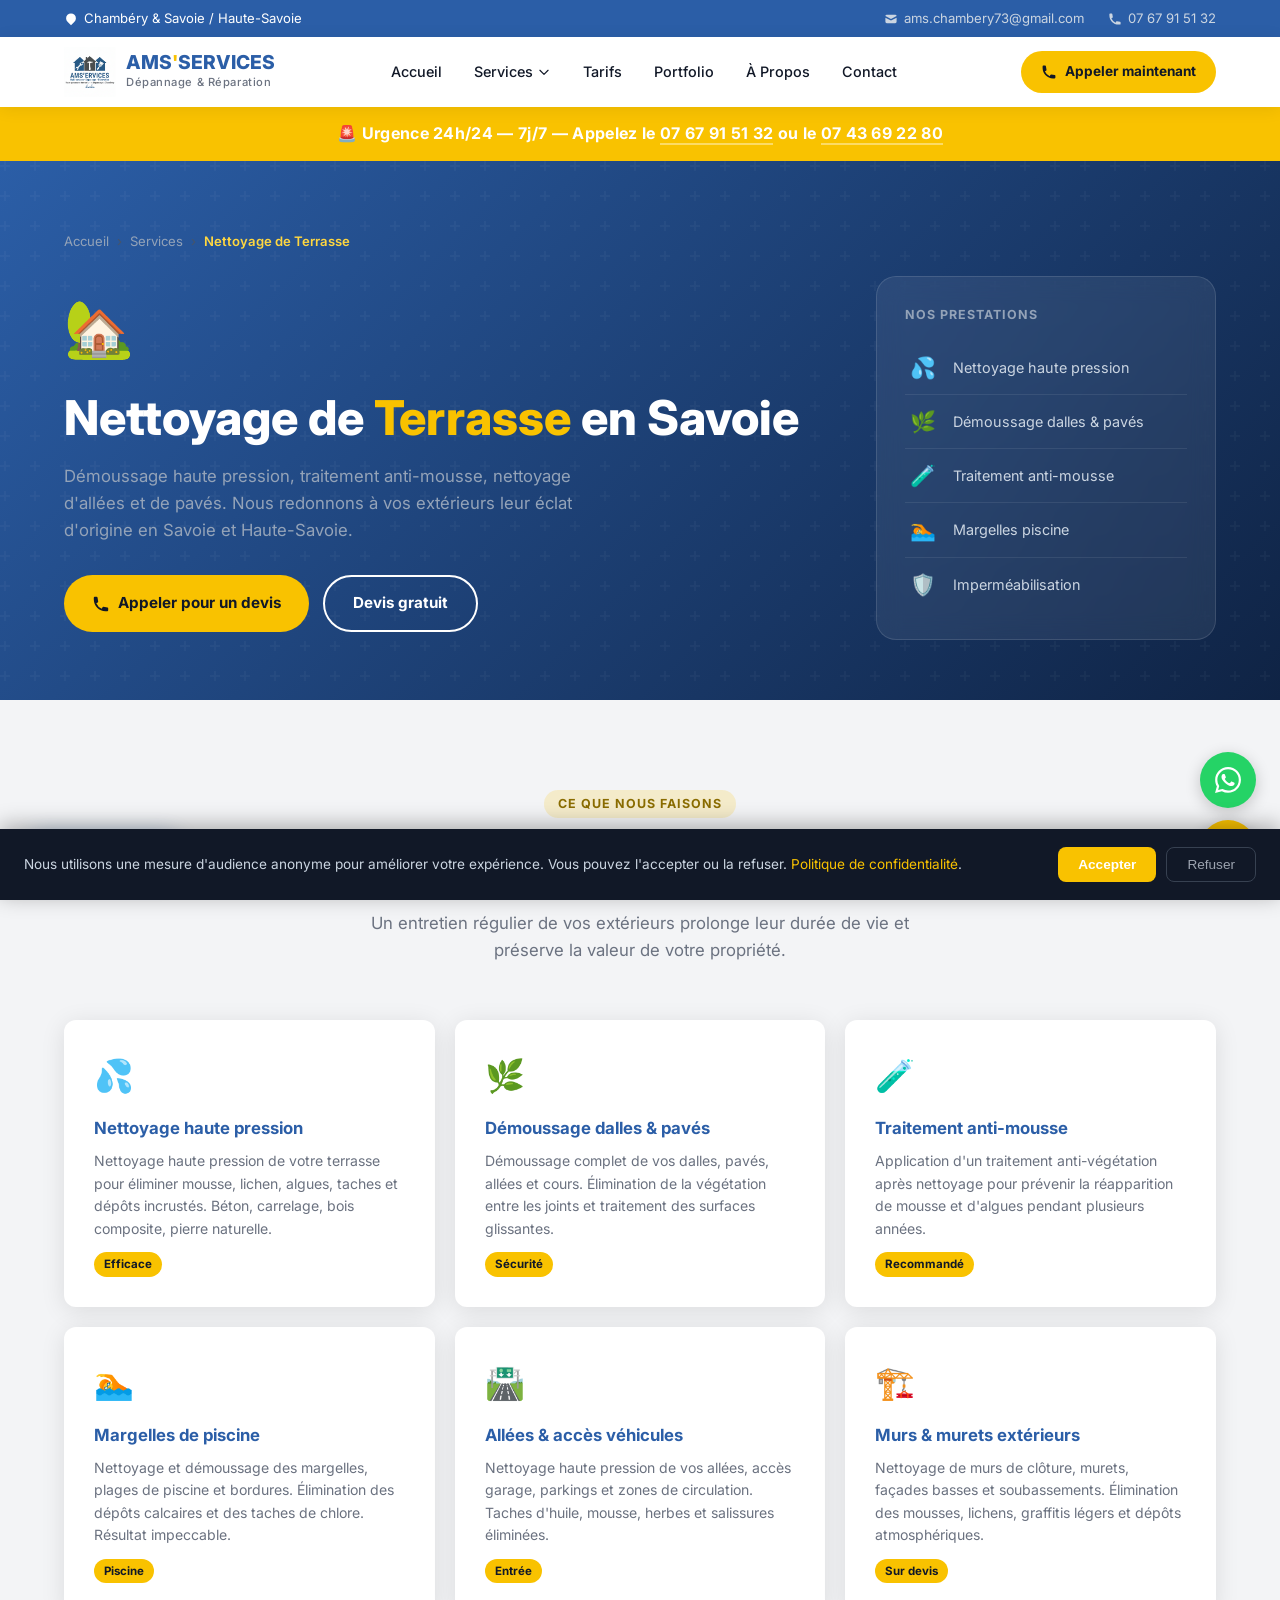
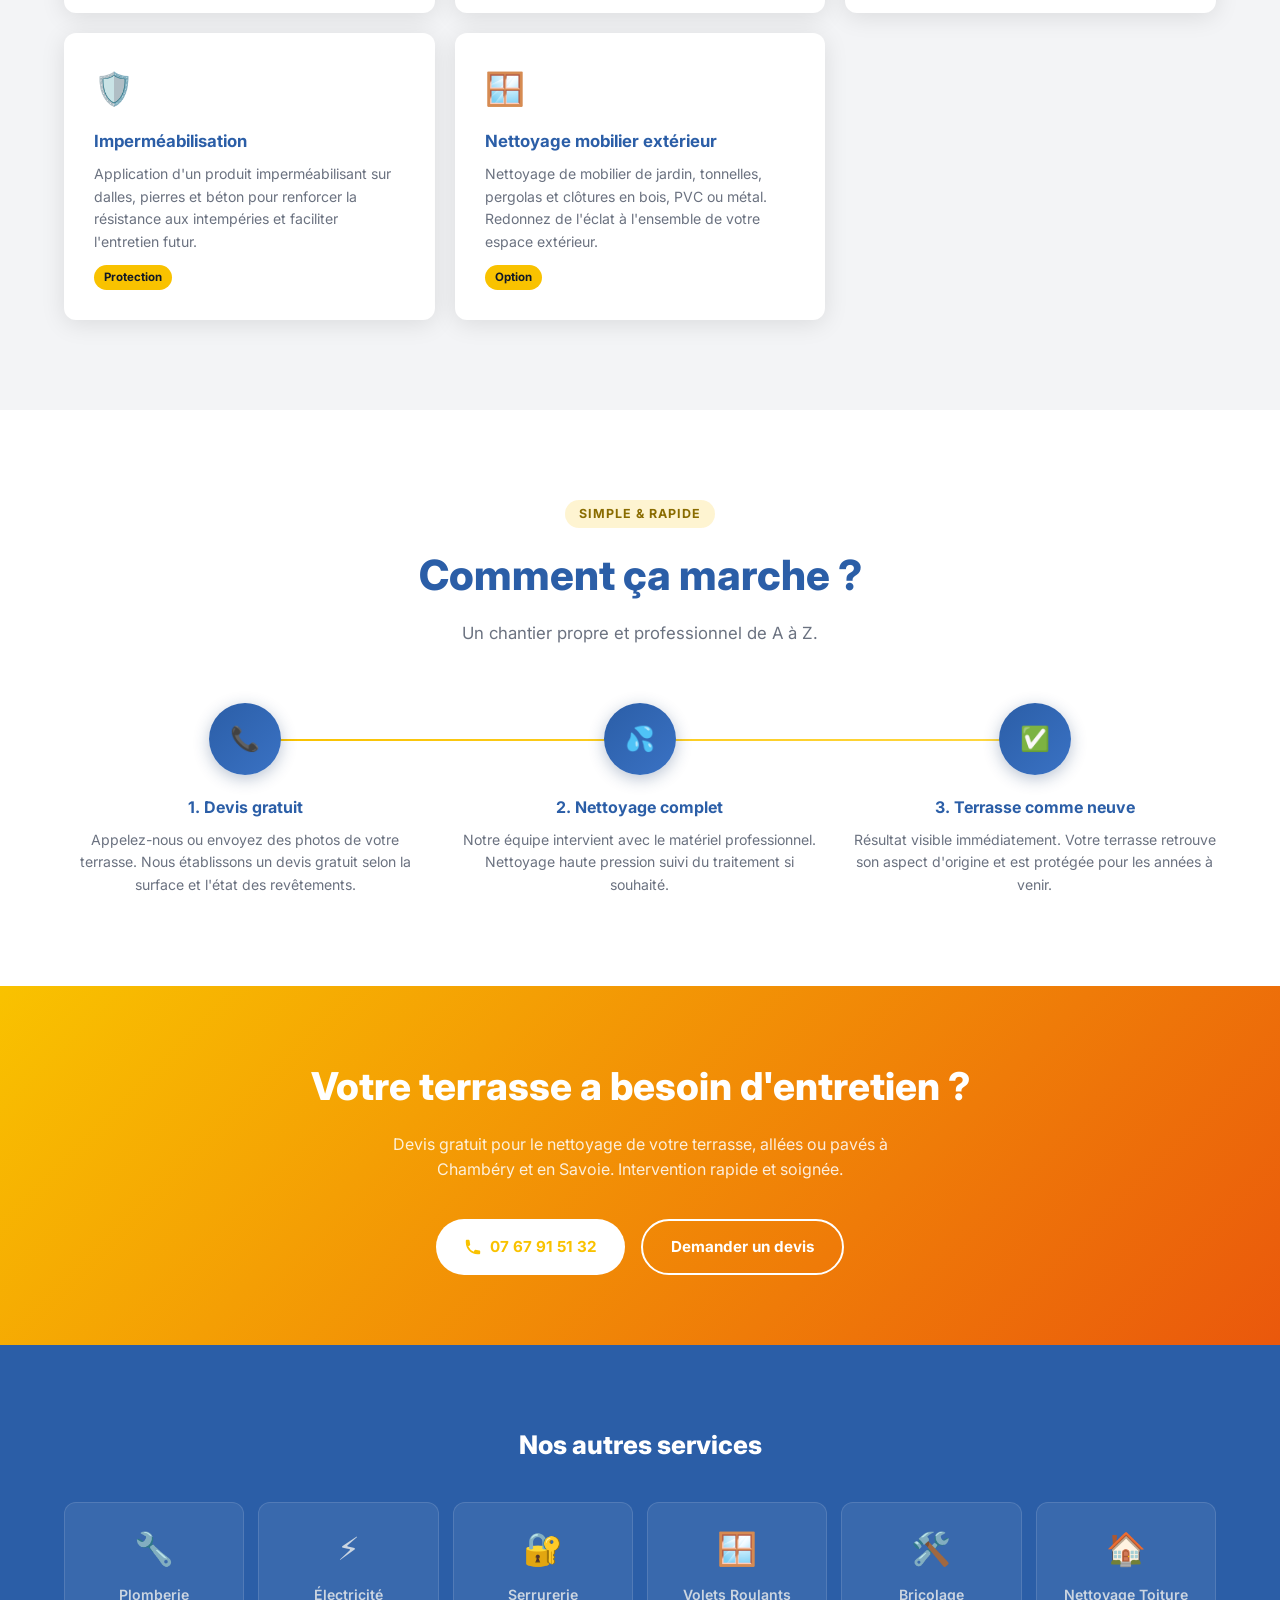
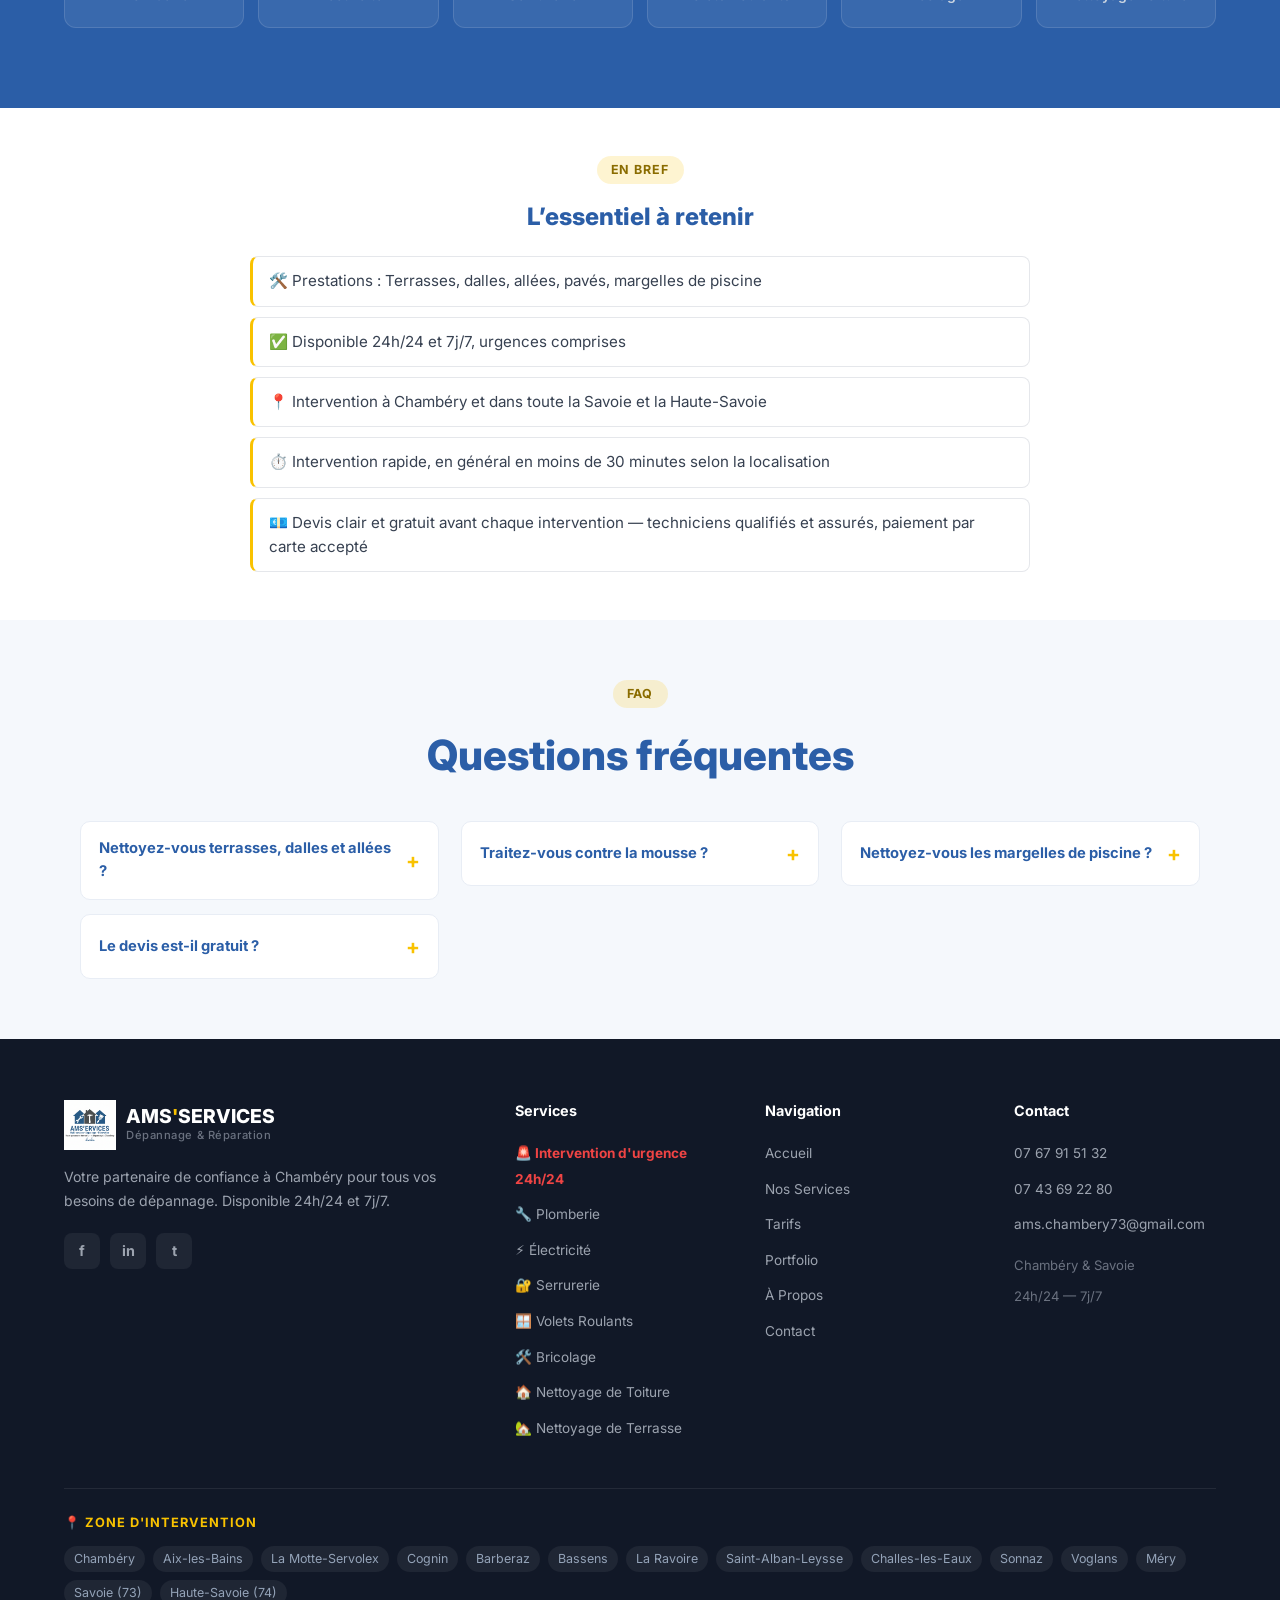
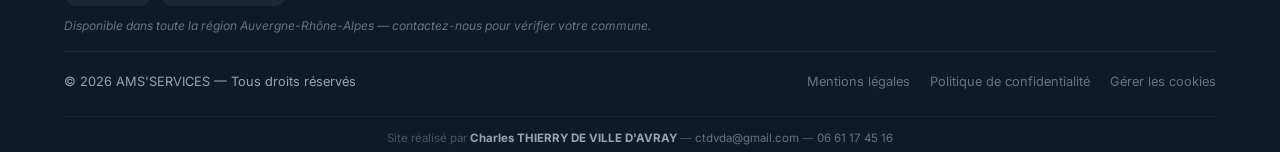
<file: nettoyage-terrasse.html>
<!DOCTYPE html>
<html lang="fr">
<head>
  <meta charset="UTF-8" /><meta name="viewport" content="width=device-width, initial-scale=1.0" />
  <title>Nettoyage de terrasse à Chambéry &amp; en Savoie – AMS'SERVICES</title>
  <meta name="description" content="Nettoyage haute pression de terrasse, dalles, allées et pavés à Chambéry et en Savoie. Démoussage, traitement anti-mousse, margelles. Devis gratuit." />
  <link rel="preconnect" href="https://fonts.googleapis.com" /><link rel="preconnect" href="https://fonts.gstatic.com" crossorigin />
  <link href="https://fonts.googleapis.com/css2?family=Inter:wght@400;500;600;700;800&display=swap" rel="stylesheet" />
  <link rel="icon" type="image/png" href="images/logo.png" />
  <link rel="stylesheet" href="style.css" />
  <link rel="canonical" href="https://ams-services-depannage.fr/nettoyage-terrasse.html" />
  <meta property="og:title" content="Nettoyage de terrasse à Chambéry &amp; en Savoie – AMS'SERVICES" />
  <meta property="og:description" content="Nettoyage haute pression de terrasse, dalles, allées et pavés à Chambéry et en Savoie. Démoussage, traitement anti-mousse, margelles. Devis gratuit." />
  <meta property="og:image" content="https://ams-services-depannage.fr/og-cover.png" />
  <meta property="og:url" content="https://ams-services-depannage.fr/nettoyage-terrasse.html" />
  <meta property="og:type" content="website" />
  <meta property="og:locale" content="fr_FR" />
  <meta property="og:site_name" content="AMS'SERVICES" />
  <meta name="twitter:card" content="summary_large_image" />
  <meta name="twitter:title" content="Nettoyage de terrasse à Chambéry &amp; en Savoie – AMS'SERVICES" />
  <meta name="twitter:description" content="Nettoyage haute pression de terrasse, dalles, allées et pavés à Chambéry et en Savoie. Démoussage, traitement anti-mousse, margelles. Devis gratuit." />
  <meta name="twitter:image" content="https://ams-services-depannage.fr/og-cover.png" />
  <script type="application/ld+json">
  {"@context":"https://schema.org","@graph":[{"@type":"HomeAndConstructionBusiness","@id":"https://ams-services-depannage.fr/#business","name":"AMS'SERVICES","image":"https://ams-services-depannage.fr/images/logo.png","url":"https://ams-services-depannage.fr/","telephone":"+33767915132","priceRange":"€€","areaServed":[{"@type":"AdministrativeArea","name":"Savoie (73)"},{"@type":"AdministrativeArea","name":"Haute-Savoie (74)"}],"address":{"@type":"PostalAddress","addressLocality":"Chambéry","addressRegion":"Auvergne-Rhône-Alpes","addressCountry":"FR"},"openingHoursSpecification":[{"@type":"OpeningHoursSpecification","dayOfWeek":["Monday","Tuesday","Wednesday","Thursday","Friday","Saturday","Sunday"],"opens":"00:00","closes":"23:59"}],"description":"Depannage et travaux en plomberie, electricite, serrurerie, volets roulants, bricolage et nettoyage a Chambery et dans toute la Savoie et Haute-Savoie. Disponible 24h/24 et 7j/7."},{"@type":"Service","name":"Nettoyage de terrasse - AMS'SERVICES","serviceType":"Nettoyage de terrasse","provider":{"@id":"https://ams-services-depannage.fr/#business"},"areaServed":["Savoie","Haute-Savoie"],"url":"https://ams-services-depannage.fr/nettoyage-terrasse.html","description":"Nettoyage haute pression de terrasses, dalles et allees a Chambery et en Savoie."}]}
  </script>
  <script type="application/ld+json">
  {"@context":"https://schema.org","@type":"FAQPage","mainEntity":[{"@type":"Question","name":"Nettoyez-vous terrasses, dalles et allées ?","acceptedAnswer":{"@type":"Answer","text":"Oui, nettoyage haute pression de terrasses, dalles, allées et pavés."}},{"@type":"Question","name":"Traitez-vous contre la mousse ?","acceptedAnswer":{"@type":"Answer","text":"Oui, démoussage et application d'un traitement anti-mousse durable."}},{"@type":"Question","name":"Nettoyez-vous les margelles de piscine ?","acceptedAnswer":{"@type":"Answer","text":"Oui, nettoyage des margelles et plages de piscine."}},{"@type":"Question","name":"Le devis est-il gratuit ?","acceptedAnswer":{"@type":"Answer","text":"Oui, devis gratuit établi selon la surface à traiter."}}]}
  </script>
</head>
<body>
<div id="topbar-slot"></div><div id="navbar-slot"></div><div id="urgence-slot"></div>

<section class="service-hero">
  <div class="container">
    <nav class="breadcrumb">
      <a href="index.html">Accueil</a><span class="breadcrumb-sep">›</span>
      <a href="index.html#services">Services</a><span class="breadcrumb-sep">›</span>
      <span class="breadcrumb-current">Nettoyage de Terrasse</span>
    </nav>
    <div class="service-hero-grid">
      <div>
        <div class="service-hero-icon">🏡</div>
        <h1>Nettoyage de <em>Terrasse</em> en Savoie</h1>
        <p class="service-hero-desc">Démoussage haute pression, traitement anti-mousse, nettoyage d'allées et de pavés. Nous redonnons à vos extérieurs leur éclat d'origine en Savoie et Haute-Savoie.</p>
        <div class="hero-btns">
          <a href="tel:0767915132" class="btn btn-primary"><svg width="18" height="18" fill="currentColor" viewBox="0 0 20 20"><path d="M2 3a1 1 0 011-1h2.153a1 1 0 01.986.836l.74 4.435a1 1 0 01-.54 1.06l-1.548.773a11.037 11.037 0 006.105 6.105l.774-1.548a1 1 0 011.059-.54l4.435.74a1 1 0 01.836.986V17a1 1 0 01-1 1h-2C7.82 18 2 12.18 2 5V3z"/></svg>Appeler pour un devis</a>
          <a href="index.html#contact" class="btn btn-outline">Devis gratuit</a>
        </div>
      </div>
      <div class="service-hero-card">
        <div class="shc-title">Nos prestations</div>
        <div class="shc-item"><span class="shc-icon">💦</span><span class="shc-text">Nettoyage haute pression</span></div>
        <div class="shc-item"><span class="shc-icon">🌿</span><span class="shc-text">Démoussage dalles &amp; pavés</span></div>
        <div class="shc-item"><span class="shc-icon">🧪</span><span class="shc-text">Traitement anti-mousse</span></div>
        <div class="shc-item"><span class="shc-icon">🏊</span><span class="shc-text">Margelles piscine</span></div>
        <div class="shc-item"><span class="shc-icon">🛡️</span><span class="shc-text">Imperméabilisation</span></div>
      </div>
    </div>
  </div>
</section>

<section class="interventions">
  <div class="container">
    <div class="text-center">
      <span class="tag">Ce que nous faisons</span>
      <h2 class="section-title">Nos prestations nettoyage terrasse</h2>
      <p class="section-sub">Un entretien régulier de vos extérieurs prolonge leur durée de vie et préserve la valeur de votre propriété.</p>
    </div>
    <div class="interventions-grid">
      <div class="intervention-card reveal"><div class="intervention-icon">💦</div><h3>Nettoyage haute pression</h3><p>Nettoyage haute pression de votre terrasse pour éliminer mousse, lichen, algues, taches et dépôts incrustés. Béton, carrelage, bois composite, pierre naturelle.</p><span class="intervention-tag">Efficace</span></div>
      <div class="intervention-card reveal"><div class="intervention-icon">🌿</div><h3>Démoussage dalles &amp; pavés</h3><p>Démoussage complet de vos dalles, pavés, allées et cours. Élimination de la végétation entre les joints et traitement des surfaces glissantes.</p><span class="intervention-tag">Sécurité</span></div>
      <div class="intervention-card reveal"><div class="intervention-icon">🧪</div><h3>Traitement anti-mousse</h3><p>Application d'un traitement anti-végétation après nettoyage pour prévenir la réapparition de mousse et d'algues pendant plusieurs années.</p><span class="intervention-tag">Recommandé</span></div>
      <div class="intervention-card reveal"><div class="intervention-icon">🏊</div><h3>Margelles de piscine</h3><p>Nettoyage et démoussage des margelles, plages de piscine et bordures. Élimination des dépôts calcaires et des taches de chlore. Résultat impeccable.</p><span class="intervention-tag">Piscine</span></div>
      <div class="intervention-card reveal"><div class="intervention-icon">🛣️</div><h3>Allées &amp; accès véhicules</h3><p>Nettoyage haute pression de vos allées, accès garage, parkings et zones de circulation. Taches d'huile, mousse, herbes et salissures éliminées.</p><span class="intervention-tag">Entrée</span></div>
      <div class="intervention-card reveal"><div class="intervention-icon">🏗️</div><h3>Murs &amp; murets extérieurs</h3><p>Nettoyage de murs de clôture, murets, façades basses et soubassements. Élimination des mousses, lichens, graffitis légers et dépôts atmosphériques.</p><span class="intervention-tag">Sur devis</span></div>
      <div class="intervention-card reveal"><div class="intervention-icon">🛡️</div><h3>Imperméabilisation</h3><p>Application d'un produit imperméabilisant sur dalles, pierres et béton pour renforcer la résistance aux intempéries et faciliter l'entretien futur.</p><span class="intervention-tag">Protection</span></div>
      <div class="intervention-card reveal"><div class="intervention-icon">🪟</div><h3>Nettoyage mobilier extérieur</h3><p>Nettoyage de mobilier de jardin, tonnelles, pergolas et clôtures en bois, PVC ou métal. Redonnez de l'éclat à l'ensemble de votre espace extérieur.</p><span class="intervention-tag">Option</span></div>
    </div>
  </div>
</section>

<section class="process">
  <div class="container">
    <div class="text-center"><span class="tag">Simple &amp; rapide</span><h2 class="section-title">Comment ça marche ?</h2><p class="section-sub">Un chantier propre et professionnel de A à Z.</p></div>
    <div class="process-grid">
      <div class="process-step reveal"><div class="process-num">📞</div><h3>1. Devis gratuit</h3><p>Appelez-nous ou envoyez des photos de votre terrasse. Nous établissons un devis gratuit selon la surface et l'état des revêtements.</p></div>
      <div class="process-step reveal"><div class="process-num">💦</div><h3>2. Nettoyage complet</h3><p>Notre équipe intervient avec le matériel professionnel. Nettoyage haute pression suivi du traitement si souhaité.</p></div>
      <div class="process-step reveal"><div class="process-num">✅</div><h3>3. Terrasse comme neuve</h3><p>Résultat visible immédiatement. Votre terrasse retrouve son aspect d'origine et est protégée pour les années à venir.</p></div>
    </div>
  </div>
</section>

<section class="cta-section">
  <div class="container">
    <h2>Votre terrasse a besoin d'entretien ?</h2>
    <p>Devis gratuit pour le nettoyage de votre terrasse, allées ou pavés à Chambéry et en Savoie. Intervention rapide et soignée.</p>
    <div class="cta-btns">
      <a href="tel:0767915132" class="btn btn-white"><svg width="18" height="18" fill="currentColor" viewBox="0 0 20 20"><path d="M2 3a1 1 0 011-1h2.153a1 1 0 01.986.836l.74 4.435a1 1 0 01-.54 1.06l-1.548.773a11.037 11.037 0 006.105 6.105l.774-1.548a1 1 0 011.059-.54l4.435.74a1 1 0 01.836.986V17a1 1 0 01-1 1h-2C7.82 18 2 12.18 2 5V3z"/></svg>07 67 91 51 32</a>
      <a href="index.html#contact" class="btn btn-outline">Demander un devis</a>
    </div>
  </div>
</section>

<section class="other-services">
  <div class="container">
    <h2>Nos autres services</h2>
    <div class="other-services-grid">
      <a href="plomberie.html" class="other-service-card"><div class="icon">🔧</div><div class="name">Plomberie</div></a>
      <a href="electricite.html" class="other-service-card"><div class="icon">⚡</div><div class="name">Électricité</div></a>
      <a href="serrurerie.html" class="other-service-card"><div class="icon">🔐</div><div class="name">Serrurerie</div></a>
      <a href="volets-roulants.html" class="other-service-card"><div class="icon">🪟</div><div class="name">Volets Roulants</div></a>
      <a href="bricolage.html" class="other-service-card"><div class="icon">🛠️</div><div class="name">Bricolage</div></a>
      <a href="nettoyage-toiture.html" class="other-service-card"><div class="icon">🏠</div><div class="name">Nettoyage Toiture</div></a>
    </div>
  </div>
</section>



<section class="quick-facts">
  <div class="container">
    <div class="text-center"><span class="tag">En bref</span><h2 class="section-title" style="font-size:1.5rem">L’essentiel à retenir</h2></div>
    <ul class="qf-list">
      <li>🛠️ Prestations : Terrasses, dalles, allées, pavés, margelles de piscine</li>
      <li>✅ Disponible 24h/24 et 7j/7, urgences comprises</li>
      <li>📍 Intervention à Chambéry et dans toute la Savoie et la Haute-Savoie</li>
      <li>⏱️ Intervention rapide, en général en moins de 30 minutes selon la localisation</li>
      <li>💶 Devis clair et gratuit avant chaque intervention — techniciens qualifiés et assurés, paiement par carte accepté</li>
    </ul>
  </div>
</section>

<section class="faq-section">
  <div class="container">
    <div class="text-center"><span class="tag">FAQ</span><h2 class="section-title">Questions fréquentes</h2></div>
    <div class="faq-list">
      <details class="faq-item"><summary>Nettoyez-vous terrasses, dalles et allées ?</summary><div class="fq-ans">Oui, nettoyage haute pression de terrasses, dalles, allées et pavés.</div></details>
      <details class="faq-item"><summary>Traitez-vous contre la mousse ?</summary><div class="fq-ans">Oui, démoussage et application d'un traitement anti-mousse durable.</div></details>
      <details class="faq-item"><summary>Nettoyez-vous les margelles de piscine ?</summary><div class="fq-ans">Oui, nettoyage des margelles et plages de piscine.</div></details>
      <details class="faq-item"><summary>Le devis est-il gratuit ?</summary><div class="fq-ans">Oui, devis gratuit établi selon la surface à traiter.</div></details>
    </div>
  </div>
</section>

<div id="footer-slot"></div>
<script src="components.js"></script>
</body>
</html>
</file>
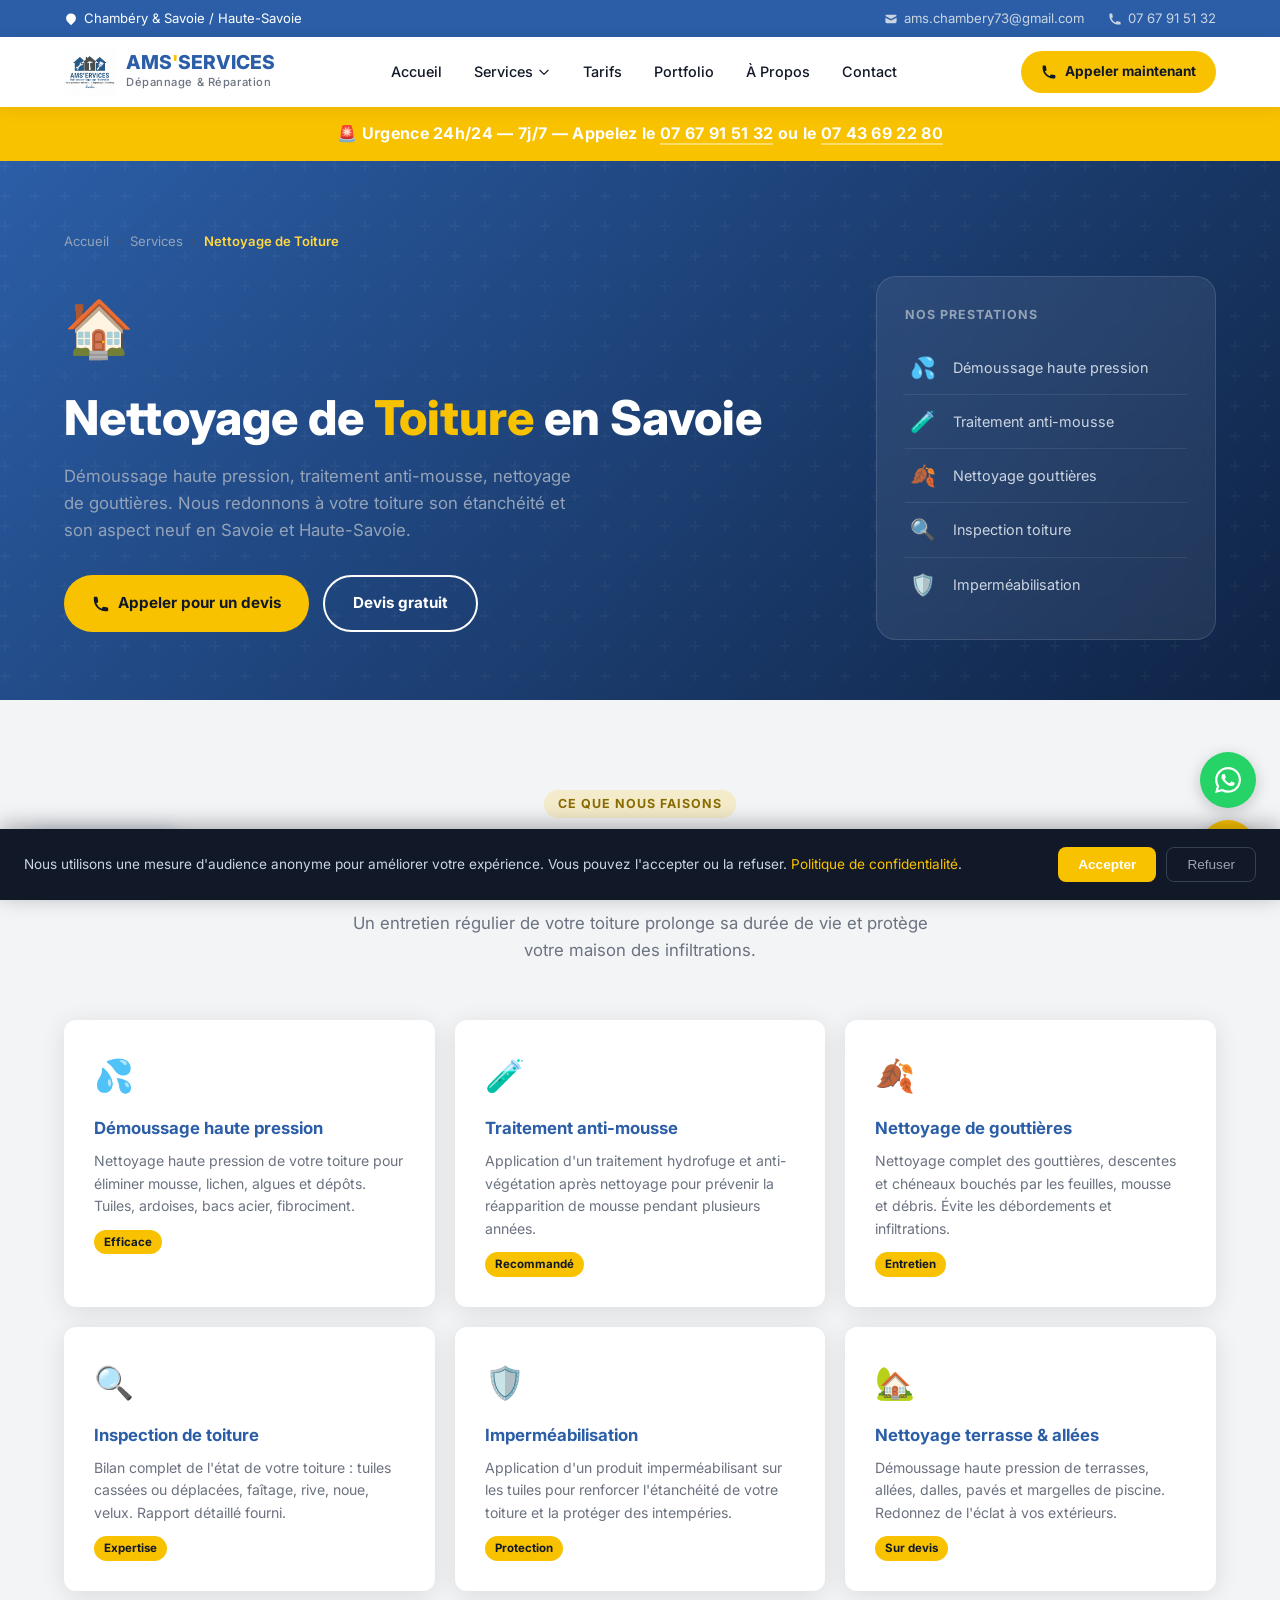
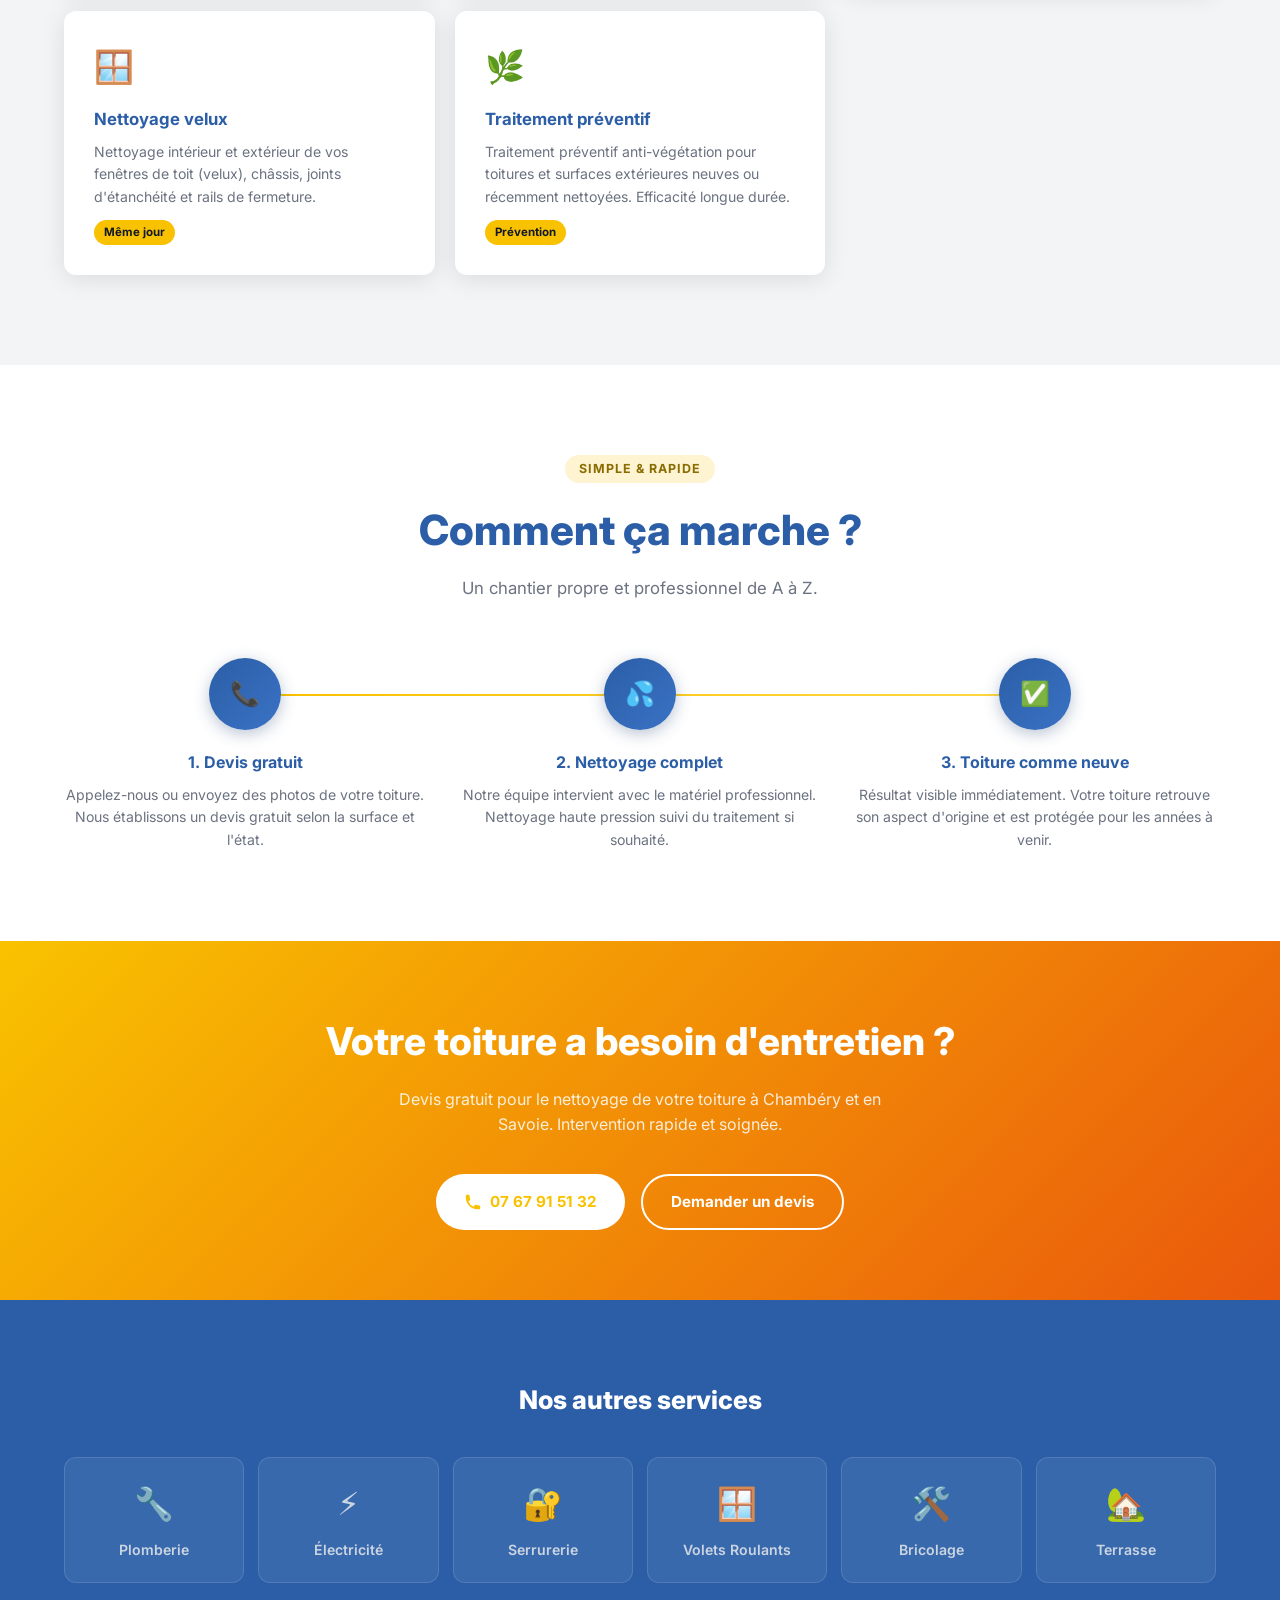
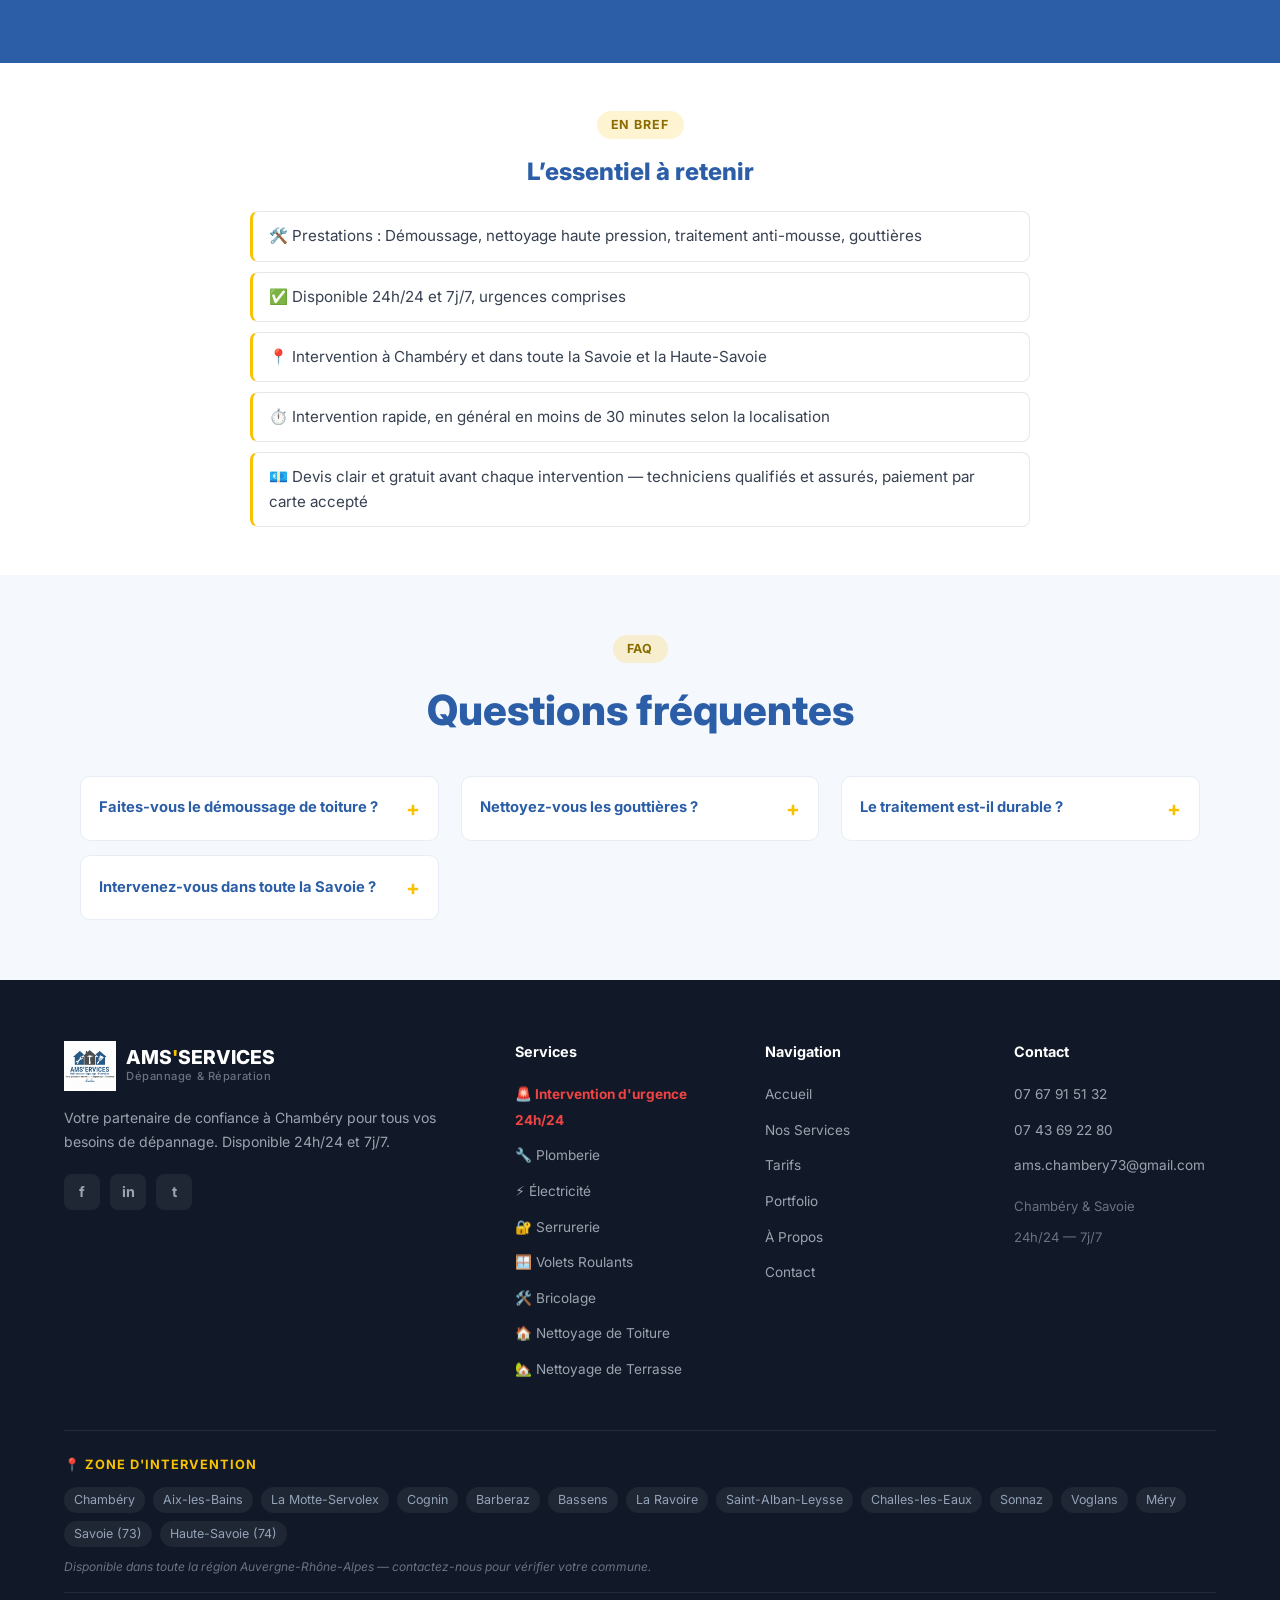
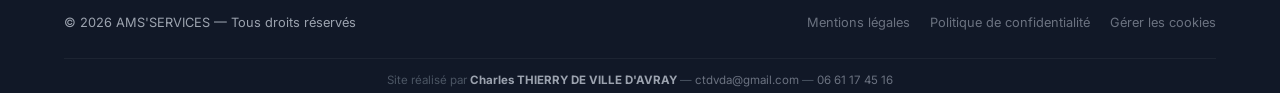
<file: nettoyage-toiture.html>
<!DOCTYPE html>
<html lang="fr">
<head>
  <meta charset="UTF-8" /><meta name="viewport" content="width=device-width, initial-scale=1.0" />
  <title>Nettoyage Toiture Chambéry – AMS'SERVICES | Démoussage Savoie</title>
  <meta name="description" content="Nettoyage et démoussage de toiture à Chambéry et en Savoie. Haute pression, traitement anti-mousse, gouttières. Devis gratuit AMS'SERVICES." />
  <link rel="preconnect" href="https://fonts.googleapis.com" /><link rel="preconnect" href="https://fonts.gstatic.com" crossorigin />
  <link href="https://fonts.googleapis.com/css2?family=Inter:wght@400;500;600;700;800&display=swap" rel="stylesheet" />
  <link rel="icon" type="image/png" href="images/logo.png" />
  <link rel="stylesheet" href="style.css" />
  <link rel="canonical" href="https://ams-services-depannage.fr/nettoyage-toiture.html" />
  <meta property="og:title" content="Nettoyage Toiture Chambéry – AMS'SERVICES | Démoussage Savoie" />
  <meta property="og:description" content="Nettoyage et démoussage de toiture à Chambéry et en Savoie. Haute pression, traitement anti-mousse, gouttières. Devis gratuit AMS'SERVICES." />
  <meta property="og:image" content="https://ams-services-depannage.fr/og-cover.png" />
  <meta property="og:url" content="https://ams-services-depannage.fr/nettoyage-toiture.html" />
  <meta property="og:type" content="website" />
  <meta property="og:locale" content="fr_FR" />
  <meta property="og:site_name" content="AMS'SERVICES" />
  <meta name="twitter:card" content="summary_large_image" />
  <meta name="twitter:title" content="Nettoyage Toiture Chambéry – AMS'SERVICES | Démoussage Savoie" />
  <meta name="twitter:description" content="Nettoyage et démoussage de toiture à Chambéry et en Savoie. Haute pression, traitement anti-mousse, gouttières. Devis gratuit AMS'SERVICES." />
  <meta name="twitter:image" content="https://ams-services-depannage.fr/og-cover.png" />
  <script type="application/ld+json">
  {"@context":"https://schema.org","@graph":[{"@type":"HomeAndConstructionBusiness","@id":"https://ams-services-depannage.fr/#business","name":"AMS'SERVICES","image":"https://ams-services-depannage.fr/images/logo.png","url":"https://ams-services-depannage.fr/","telephone":"+33767915132","priceRange":"€€","areaServed":[{"@type":"AdministrativeArea","name":"Savoie (73)"},{"@type":"AdministrativeArea","name":"Haute-Savoie (74)"}],"address":{"@type":"PostalAddress","addressLocality":"Chambéry","addressRegion":"Auvergne-Rhône-Alpes","addressCountry":"FR"},"openingHoursSpecification":[{"@type":"OpeningHoursSpecification","dayOfWeek":["Monday","Tuesday","Wednesday","Thursday","Friday","Saturday","Sunday"],"opens":"00:00","closes":"23:59"}],"description":"Depannage et travaux en plomberie, electricite, serrurerie, volets roulants, bricolage et nettoyage a Chambery et dans toute la Savoie et Haute-Savoie. Disponible 24h/24 et 7j/7."},{"@type":"Service","name":"Nettoyage de toiture - AMS'SERVICES","serviceType":"Nettoyage de toiture","provider":{"@id":"https://ams-services-depannage.fr/#business"},"areaServed":["Savoie","Haute-Savoie"],"url":"https://ams-services-depannage.fr/nettoyage-toiture.html","description":"Demoussage et nettoyage haute pression de toiture a Chambery et en Savoie."}]}
  </script>
  <script type="application/ld+json">
  {"@context":"https://schema.org","@type":"FAQPage","mainEntity":[{"@type":"Question","name":"Faites-vous le démoussage de toiture ?","acceptedAnswer":{"@type":"Answer","text":"Oui, démoussage, nettoyage haute pression et traitement anti-mousse de votre toiture."}},{"@type":"Question","name":"Nettoyez-vous les gouttières ?","acceptedAnswer":{"@type":"Answer","text":"Oui, nettoyage et dégorgement des gouttières pour éviter les débordements."}},{"@type":"Question","name":"Le traitement est-il durable ?","acceptedAnswer":{"@type":"Answer","text":"Oui, le traitement hydrofuge / anti-mousse protège votre toiture plusieurs années."}},{"@type":"Question","name":"Intervenez-vous dans toute la Savoie ?","acceptedAnswer":{"@type":"Answer","text":"Oui, à Chambéry et dans toute la Savoie et la Haute-Savoie."}}]}
  </script>
</head>
<body>
<div id="topbar-slot"></div><div id="navbar-slot"></div><div id="urgence-slot"></div>

<section class="service-hero">
  <div class="container">
    <nav class="breadcrumb">
      <a href="index.html">Accueil</a><span class="breadcrumb-sep">›</span>
      <a href="index.html#services">Services</a><span class="breadcrumb-sep">›</span>
      <span class="breadcrumb-current">Nettoyage de Toiture</span>
    </nav>
    <div class="service-hero-grid">
      <div>
        <div class="service-hero-icon">🏠</div>
        <h1>Nettoyage de <em>Toiture</em> en Savoie</h1>
        <p class="service-hero-desc">Démoussage haute pression, traitement anti-mousse, nettoyage de gouttières. Nous redonnons à votre toiture son étanchéité et son aspect neuf en Savoie et Haute-Savoie.</p>
        <div class="hero-btns">
          <a href="tel:0767915132" class="btn btn-primary"><svg width="18" height="18" fill="currentColor" viewBox="0 0 20 20"><path d="M2 3a1 1 0 011-1h2.153a1 1 0 01.986.836l.74 4.435a1 1 0 01-.54 1.06l-1.548.773a11.037 11.037 0 006.105 6.105l.774-1.548a1 1 0 011.059-.54l4.435.74a1 1 0 01.836.986V17a1 1 0 01-1 1h-2C7.82 18 2 12.18 2 5V3z"/></svg>Appeler pour un devis</a>
          <a href="index.html#contact" class="btn btn-outline">Devis gratuit</a>
        </div>
      </div>
      <div class="service-hero-card">
        <div class="shc-title">Nos prestations</div>
        <div class="shc-item"><span class="shc-icon">💦</span><span class="shc-text">Démoussage haute pression</span></div>
        <div class="shc-item"><span class="shc-icon">🧪</span><span class="shc-text">Traitement anti-mousse</span></div>
        <div class="shc-item"><span class="shc-icon">🍂</span><span class="shc-text">Nettoyage gouttières</span></div>
        <div class="shc-item"><span class="shc-icon">🔍</span><span class="shc-text">Inspection toiture</span></div>
        <div class="shc-item"><span class="shc-icon">🛡️</span><span class="shc-text">Imperméabilisation</span></div>
      </div>
    </div>
  </div>
</section>

<section class="interventions">
  <div class="container">
    <div class="text-center">
      <span class="tag">Ce que nous faisons</span>
      <h2 class="section-title">Nos prestations nettoyage toiture</h2>
      <p class="section-sub">Un entretien régulier de votre toiture prolonge sa durée de vie et protège votre maison des infiltrations.</p>
    </div>
    <div class="interventions-grid">
      <div class="intervention-card reveal"><div class="intervention-icon">💦</div><h3>Démoussage haute pression</h3><p>Nettoyage haute pression de votre toiture pour éliminer mousse, lichen, algues et dépôts. Tuiles, ardoises, bacs acier, fibrociment.</p><span class="intervention-tag">Efficace</span></div>
      <div class="intervention-card reveal"><div class="intervention-icon">🧪</div><h3>Traitement anti-mousse</h3><p>Application d'un traitement hydrofuge et anti-végétation après nettoyage pour prévenir la réapparition de mousse pendant plusieurs années.</p><span class="intervention-tag">Recommandé</span></div>
      <div class="intervention-card reveal"><div class="intervention-icon">🍂</div><h3>Nettoyage de gouttières</h3><p>Nettoyage complet des gouttières, descentes et chéneaux bouchés par les feuilles, mousse et débris. Évite les débordements et infiltrations.</p><span class="intervention-tag">Entretien</span></div>
      <div class="intervention-card reveal"><div class="intervention-icon">🔍</div><h3>Inspection de toiture</h3><p>Bilan complet de l'état de votre toiture : tuiles cassées ou déplacées, faîtage, rive, noue, velux. Rapport détaillé fourni.</p><span class="intervention-tag">Expertise</span></div>
      <div class="intervention-card reveal"><div class="intervention-icon">🛡️</div><h3>Imperméabilisation</h3><p>Application d'un produit imperméabilisant sur les tuiles pour renforcer l'étanchéité de votre toiture et la protéger des intempéries.</p><span class="intervention-tag">Protection</span></div>
      <div class="intervention-card reveal"><div class="intervention-icon">🏡</div><h3>Nettoyage terrasse &amp; allées</h3><p>Démoussage haute pression de terrasses, allées, dalles, pavés et margelles de piscine. Redonnez de l'éclat à vos extérieurs.</p><span class="intervention-tag">Sur devis</span></div>
      <div class="intervention-card reveal"><div class="intervention-icon">🪟</div><h3>Nettoyage velux</h3><p>Nettoyage intérieur et extérieur de vos fenêtres de toit (velux), châssis, joints d'étanchéité et rails de fermeture.</p><span class="intervention-tag">Même jour</span></div>
      <div class="intervention-card reveal"><div class="intervention-icon">🌿</div><h3>Traitement préventif</h3><p>Traitement préventif anti-végétation pour toitures et surfaces extérieures neuves ou récemment nettoyées. Efficacité longue durée.</p><span class="intervention-tag">Prévention</span></div>
    </div>
  </div>
</section>

<section class="process">
  <div class="container">
    <div class="text-center"><span class="tag">Simple &amp; rapide</span><h2 class="section-title">Comment ça marche ?</h2><p class="section-sub">Un chantier propre et professionnel de A à Z.</p></div>
    <div class="process-grid">
      <div class="process-step reveal"><div class="process-num">📞</div><h3>1. Devis gratuit</h3><p>Appelez-nous ou envoyez des photos de votre toiture. Nous établissons un devis gratuit selon la surface et l'état.</p></div>
      <div class="process-step reveal"><div class="process-num">💦</div><h3>2. Nettoyage complet</h3><p>Notre équipe intervient avec le matériel professionnel. Nettoyage haute pression suivi du traitement si souhaité.</p></div>
      <div class="process-step reveal"><div class="process-num">✅</div><h3>3. Toiture comme neuve</h3><p>Résultat visible immédiatement. Votre toiture retrouve son aspect d'origine et est protégée pour les années à venir.</p></div>
    </div>
  </div>
</section>

<section class="cta-section">
  <div class="container">
    <h2>Votre toiture a besoin d'entretien ?</h2>
    <p>Devis gratuit pour le nettoyage de votre toiture à Chambéry et en Savoie. Intervention rapide et soignée.</p>
    <div class="cta-btns">
      <a href="tel:0767915132" class="btn btn-white"><svg width="18" height="18" fill="currentColor" viewBox="0 0 20 20"><path d="M2 3a1 1 0 011-1h2.153a1 1 0 01.986.836l.74 4.435a1 1 0 01-.54 1.06l-1.548.773a11.037 11.037 0 006.105 6.105l.774-1.548a1 1 0 011.059-.54l4.435.74a1 1 0 01.836.986V17a1 1 0 01-1 1h-2C7.82 18 2 12.18 2 5V3z"/></svg>07 67 91 51 32</a>
      <a href="index.html#contact" class="btn btn-outline">Demander un devis</a>
    </div>
  </div>
</section>

<section class="other-services">
  <div class="container">
    <h2>Nos autres services</h2>
    <div class="other-services-grid">
      <a href="plomberie.html" class="other-service-card"><div class="icon">🔧</div><div class="name">Plomberie</div></a>
      <a href="electricite.html" class="other-service-card"><div class="icon">⚡</div><div class="name">Électricité</div></a>
      <a href="serrurerie.html" class="other-service-card"><div class="icon">🔐</div><div class="name">Serrurerie</div></a>
      <a href="volets-roulants.html" class="other-service-card"><div class="icon">🪟</div><div class="name">Volets Roulants</div></a>
      <a href="bricolage.html" class="other-service-card"><div class="icon">🛠️</div><div class="name">Bricolage</div></a>
      <a href="nettoyage-terrasse.html" class="other-service-card"><div class="icon">🏡</div><div class="name">Terrasse</div></a>
    </div>
  </div>
</section>



<section class="quick-facts">
  <div class="container">
    <div class="text-center"><span class="tag">En bref</span><h2 class="section-title" style="font-size:1.5rem">L’essentiel à retenir</h2></div>
    <ul class="qf-list">
      <li>🛠️ Prestations : Démoussage, nettoyage haute pression, traitement anti-mousse, gouttières</li>
      <li>✅ Disponible 24h/24 et 7j/7, urgences comprises</li>
      <li>📍 Intervention à Chambéry et dans toute la Savoie et la Haute-Savoie</li>
      <li>⏱️ Intervention rapide, en général en moins de 30 minutes selon la localisation</li>
      <li>💶 Devis clair et gratuit avant chaque intervention — techniciens qualifiés et assurés, paiement par carte accepté</li>
    </ul>
  </div>
</section>

<section class="faq-section">
  <div class="container">
    <div class="text-center"><span class="tag">FAQ</span><h2 class="section-title">Questions fréquentes</h2></div>
    <div class="faq-list">
      <details class="faq-item"><summary>Faites-vous le démoussage de toiture ?</summary><div class="fq-ans">Oui, démoussage, nettoyage haute pression et traitement anti-mousse de votre toiture.</div></details>
      <details class="faq-item"><summary>Nettoyez-vous les gouttières ?</summary><div class="fq-ans">Oui, nettoyage et dégorgement des gouttières pour éviter les débordements.</div></details>
      <details class="faq-item"><summary>Le traitement est-il durable ?</summary><div class="fq-ans">Oui, le traitement hydrofuge / anti-mousse protège votre toiture plusieurs années.</div></details>
      <details class="faq-item"><summary>Intervenez-vous dans toute la Savoie ?</summary><div class="fq-ans">Oui, à Chambéry et dans toute la Savoie et la Haute-Savoie.</div></details>
    </div>
  </div>
</section>

<div id="footer-slot"></div>
<script src="components.js"></script>
</body>
</html>
</file>
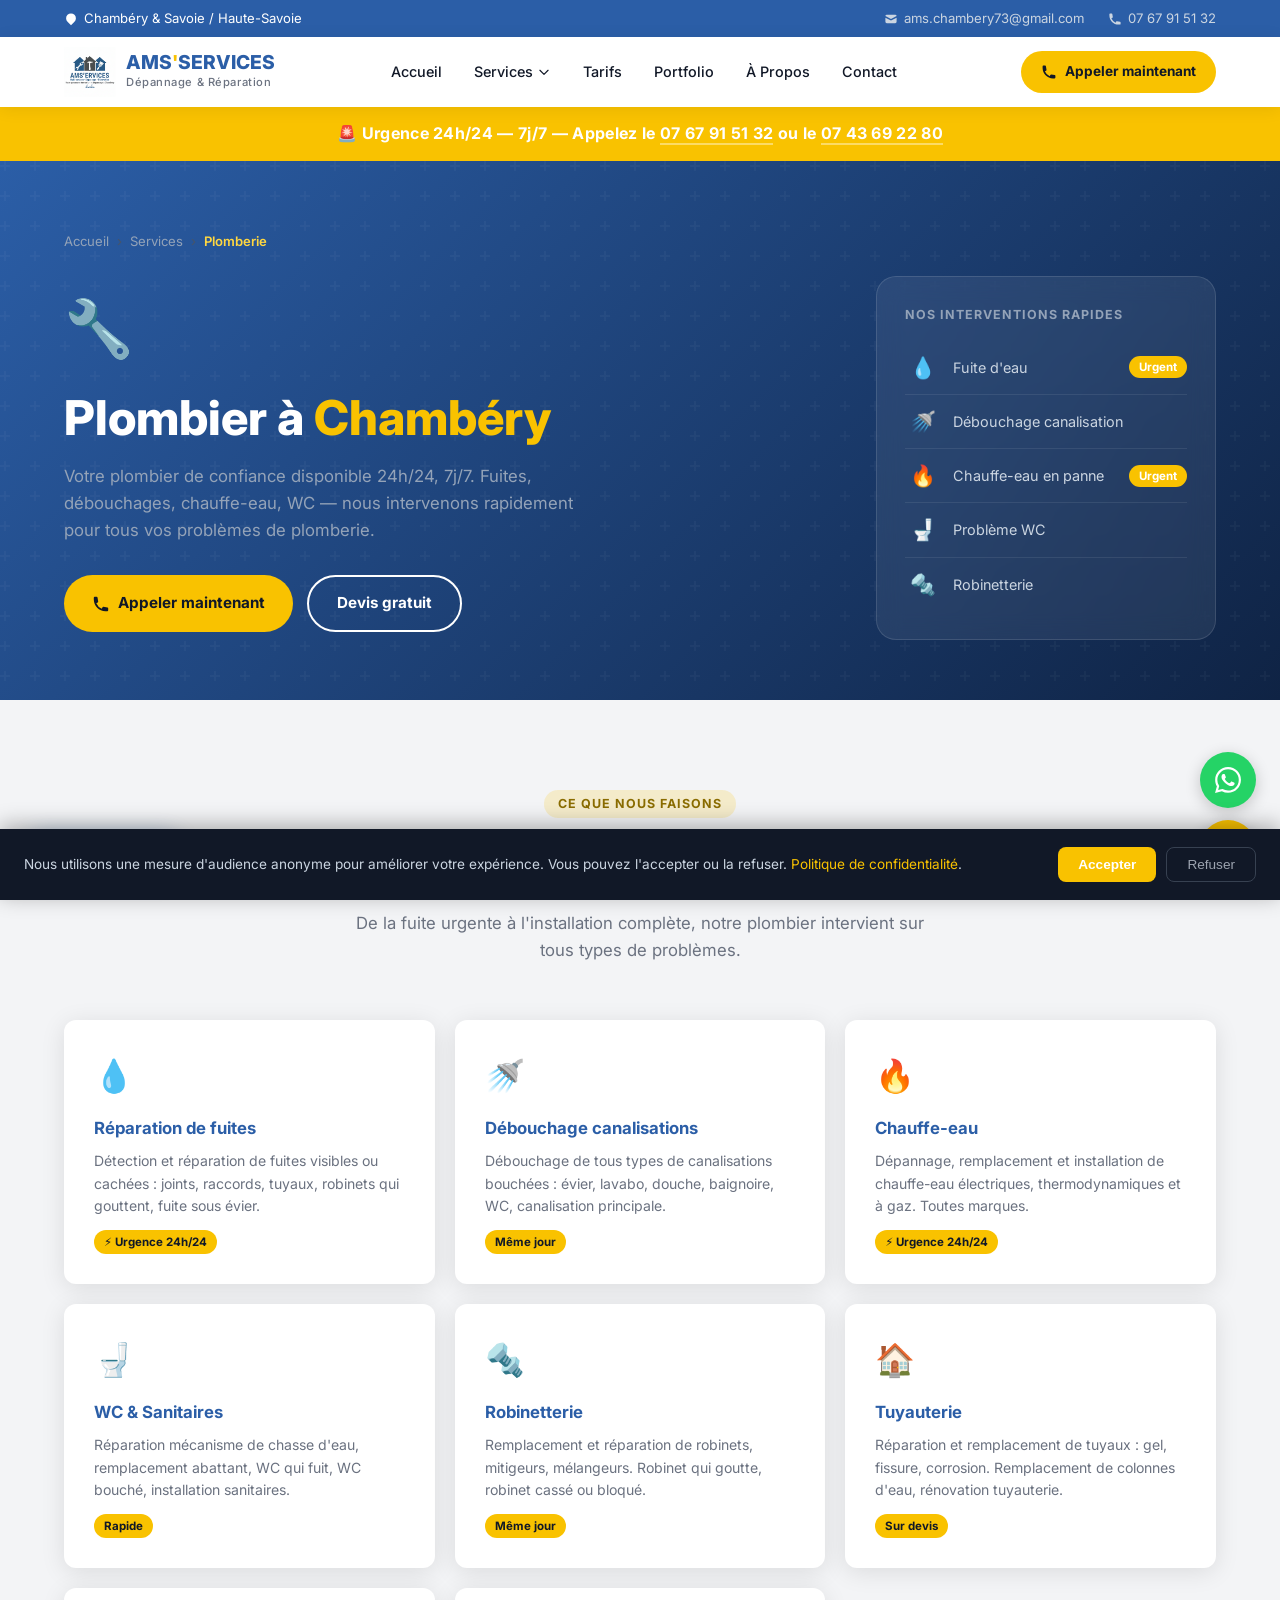
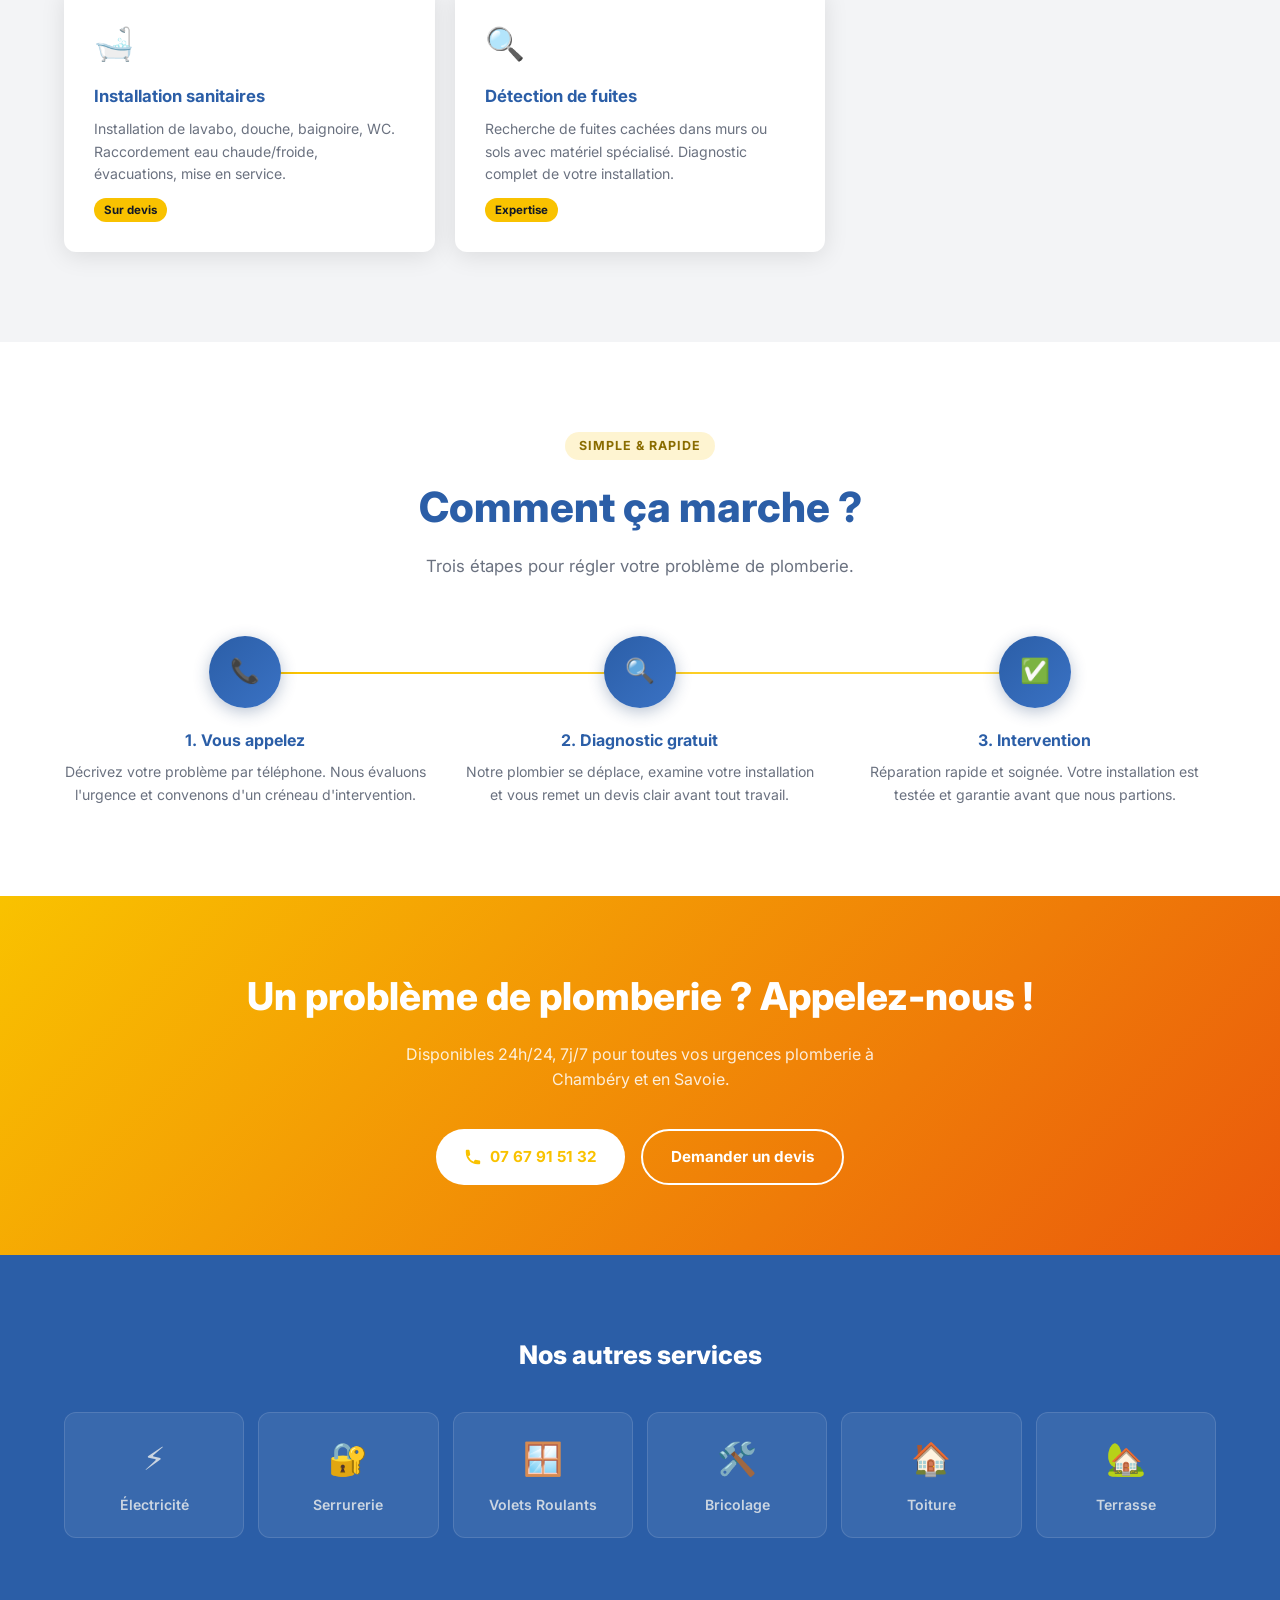
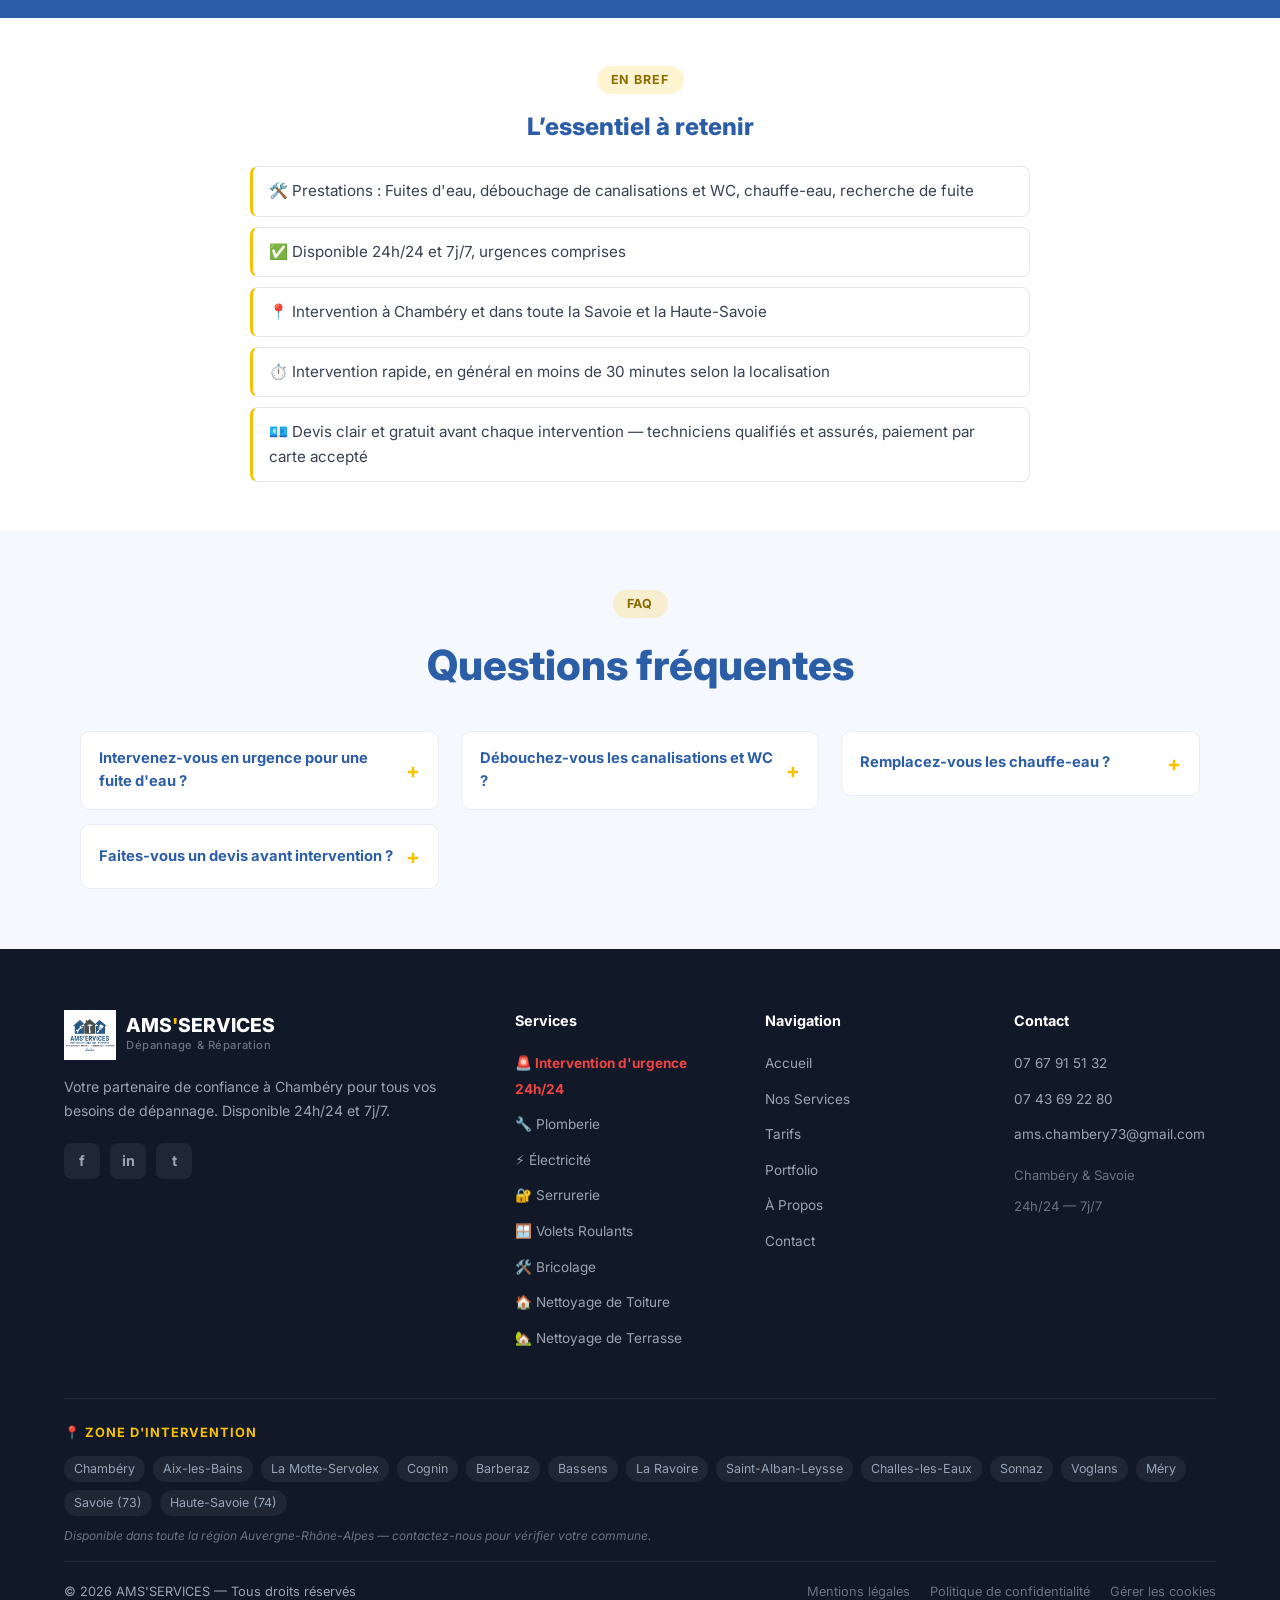
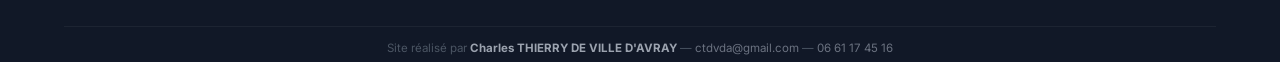
<file: plomberie.html>
<!DOCTYPE html>
<html lang="fr">
<head>
  <meta charset="UTF-8" /><meta name="viewport" content="width=device-width, initial-scale=1.0" />
  <title>Plombier à Chambéry – AMS'SERVICES | Urgence 24h/24</title>
  <meta name="description" content="Plombier à Chambéry disponible 24h/24. Réparation de fuites, débouchage, chauffe-eau, WC. Devis gratuit. AMS'SERVICES intervient dans toute la Savoie." />
  <link rel="preconnect" href="https://fonts.googleapis.com" /><link rel="preconnect" href="https://fonts.gstatic.com" crossorigin />
  <link href="https://fonts.googleapis.com/css2?family=Inter:wght@400;500;600;700;800&display=swap" rel="stylesheet" />
  <link rel="icon" type="image/png" href="images/logo.png" />
  <link rel="stylesheet" href="style.css" />
  <link rel="canonical" href="https://ams-services-depannage.fr/plomberie.html" />
  <meta property="og:title" content="Plombier à Chambéry – AMS'SERVICES | Urgence 24h/24" />
  <meta property="og:description" content="Plombier à Chambéry disponible 24h/24. Réparation de fuites, débouchage, chauffe-eau, WC. Devis gratuit. AMS'SERVICES intervient dans toute la Savoie." />
  <meta property="og:image" content="https://ams-services-depannage.fr/og-cover.png" />
  <meta property="og:url" content="https://ams-services-depannage.fr/plomberie.html" />
  <meta property="og:type" content="website" />
  <meta property="og:locale" content="fr_FR" />
  <meta property="og:site_name" content="AMS'SERVICES" />
  <meta name="twitter:card" content="summary_large_image" />
  <meta name="twitter:title" content="Plombier à Chambéry – AMS'SERVICES | Urgence 24h/24" />
  <meta name="twitter:description" content="Plombier à Chambéry disponible 24h/24. Réparation de fuites, débouchage, chauffe-eau, WC. Devis gratuit. AMS'SERVICES intervient dans toute la Savoie." />
  <meta name="twitter:image" content="https://ams-services-depannage.fr/og-cover.png" />
  <script type="application/ld+json">
  {"@context":"https://schema.org","@graph":[{"@type":"HomeAndConstructionBusiness","@id":"https://ams-services-depannage.fr/#business","name":"AMS'SERVICES","image":"https://ams-services-depannage.fr/images/logo.png","url":"https://ams-services-depannage.fr/","telephone":"+33767915132","priceRange":"€€","areaServed":[{"@type":"AdministrativeArea","name":"Savoie (73)"},{"@type":"AdministrativeArea","name":"Haute-Savoie (74)"}],"address":{"@type":"PostalAddress","addressLocality":"Chambéry","addressRegion":"Auvergne-Rhône-Alpes","addressCountry":"FR"},"openingHoursSpecification":[{"@type":"OpeningHoursSpecification","dayOfWeek":["Monday","Tuesday","Wednesday","Thursday","Friday","Saturday","Sunday"],"opens":"00:00","closes":"23:59"}],"description":"Depannage et travaux en plomberie, electricite, serrurerie, volets roulants, bricolage et nettoyage a Chambery et dans toute la Savoie et Haute-Savoie. Disponible 24h/24 et 7j/7."},{"@type":"Service","name":"Plomberie - AMS'SERVICES","serviceType":"Plomberie","provider":{"@id":"https://ams-services-depannage.fr/#business"},"areaServed":["Savoie","Haute-Savoie"],"url":"https://ams-services-depannage.fr/plomberie.html","description":"Depannage plomberie 24h/24 a Chambery et en Savoie : fuites, debouchage, chauffe-eau, WC."}]}
  </script>
  <script type="application/ld+json">
  {"@context":"https://schema.org","@type":"FAQPage","mainEntity":[{"@type":"Question","name":"Intervenez-vous en urgence pour une fuite d'eau ?","acceptedAnswer":{"@type":"Answer","text":"Oui, nous intervenons 24h/24 et 7j/7 à Chambéry et en Savoie pour les fuites d'eau et dégâts des eaux, avec une intervention rapide."}},{"@type":"Question","name":"Débouchez-vous les canalisations et WC ?","acceptedAnswer":{"@type":"Answer","text":"Oui, nous réalisons le débouchage de canalisations, WC, éviers, douches et évacuations bouchées."}},{"@type":"Question","name":"Remplacez-vous les chauffe-eau ?","acceptedAnswer":{"@type":"Answer","text":"Oui, nous assurons le dépannage et le remplacement de chauffe-eau et de ballons d'eau chaude."}},{"@type":"Question","name":"Faites-vous un devis avant intervention ?","acceptedAnswer":{"@type":"Answer","text":"Oui, un devis clair et gratuit est établi avant toute intervention de plomberie."}}]}
  </script>
</head>
<body>
<div id="topbar-slot"></div>
<div id="navbar-slot"></div>
<div id="urgence-slot"></div>

<!-- HERO -->
<section class="service-hero">
  <div class="container">
    <nav class="breadcrumb">
      <a href="index.html">Accueil</a><span class="breadcrumb-sep">›</span>
      <a href="index.html#services">Services</a><span class="breadcrumb-sep">›</span>
      <span class="breadcrumb-current">Plomberie</span>
    </nav>
    <div class="service-hero-grid">
      <div>
        <div class="service-hero-icon">🔧</div>
        <h1>Plombier à <em>Chambéry</em></h1>
        <p class="service-hero-desc">Votre plombier de confiance disponible 24h/24, 7j/7. Fuites, débouchages, chauffe-eau, WC — nous intervenons rapidement pour tous vos problèmes de plomberie.</p>
        <div class="hero-btns">
          <a href="tel:0767915132" class="btn btn-primary">
            <svg width="18" height="18" fill="currentColor" viewBox="0 0 20 20"><path d="M2 3a1 1 0 011-1h2.153a1 1 0 01.986.836l.74 4.435a1 1 0 01-.54 1.06l-1.548.773a11.037 11.037 0 006.105 6.105l.774-1.548a1 1 0 011.059-.54l4.435.74a1 1 0 01.836.986V17a1 1 0 01-1 1h-2C7.82 18 2 12.18 2 5V3z"/></svg>
            Appeler maintenant
          </a>
          <a href="index.html#contact" class="btn btn-outline">Devis gratuit</a>
        </div>
      </div>
      <div class="service-hero-card">
        <div class="shc-title">Nos interventions rapides</div>
        <div class="shc-item"><span class="shc-icon">💧</span><span class="shc-text">Fuite d'eau</span><span class="shc-badge">Urgent</span></div>
        <div class="shc-item"><span class="shc-icon">🚿</span><span class="shc-text">Débouchage canalisation</span></div>
        <div class="shc-item"><span class="shc-icon">🔥</span><span class="shc-text">Chauffe-eau en panne</span><span class="shc-badge">Urgent</span></div>
        <div class="shc-item"><span class="shc-icon">🚽</span><span class="shc-text">Problème WC</span></div>
        <div class="shc-item"><span class="shc-icon">🔩</span><span class="shc-text">Robinetterie</span></div>
      </div>
    </div>
  </div>
</section>

<!-- INTERVENTIONS -->
<section class="interventions">
  <div class="container">
    <div class="text-center">
      <span class="tag">Ce que nous faisons</span>
      <h2 class="section-title">Nos interventions en plomberie</h2>
      <p class="section-sub">De la fuite urgente à l'installation complète, notre plombier intervient sur tous types de problèmes.</p>
    </div>
    <div class="interventions-grid">
      <div class="intervention-card reveal">
        <div class="intervention-icon">💧</div>
        <h3>Réparation de fuites</h3>
        <p>Détection et réparation de fuites visibles ou cachées : joints, raccords, tuyaux, robinets qui gouttent, fuite sous évier.</p>
        <span class="intervention-tag">⚡ Urgence 24h/24</span>
      </div>
      <div class="intervention-card reveal">
        <div class="intervention-icon">🚿</div>
        <h3>Débouchage canalisations</h3>
        <p>Débouchage de tous types de canalisations bouchées : évier, lavabo, douche, baignoire, WC, canalisation principale.</p>
        <span class="intervention-tag">Même jour</span>
      </div>
      <div class="intervention-card reveal">
        <div class="intervention-icon">🔥</div>
        <h3>Chauffe-eau</h3>
        <p>Dépannage, remplacement et installation de chauffe-eau électriques, thermodynamiques et à gaz. Toutes marques.</p>
        <span class="intervention-tag">⚡ Urgence 24h/24</span>
      </div>
      <div class="intervention-card reveal">
        <div class="intervention-icon">🚽</div>
        <h3>WC &amp; Sanitaires</h3>
        <p>Réparation mécanisme de chasse d'eau, remplacement abattant, WC qui fuit, WC bouché, installation sanitaires.</p>
        <span class="intervention-tag">Rapide</span>
      </div>
      <div class="intervention-card reveal">
        <div class="intervention-icon">🔩</div>
        <h3>Robinetterie</h3>
        <p>Remplacement et réparation de robinets, mitigeurs, mélangeurs. Robinet qui goutte, robinet cassé ou bloqué.</p>
        <span class="intervention-tag">Même jour</span>
      </div>
      <div class="intervention-card reveal">
        <div class="intervention-icon">🏠</div>
        <h3>Tuyauterie</h3>
        <p>Réparation et remplacement de tuyaux : gel, fissure, corrosion. Remplacement de colonnes d'eau, rénovation tuyauterie.</p>
        <span class="intervention-tag">Sur devis</span>
      </div>
      <div class="intervention-card reveal">
        <div class="intervention-icon">🛁</div>
        <h3>Installation sanitaires</h3>
        <p>Installation de lavabo, douche, baignoire, WC. Raccordement eau chaude/froide, évacuations, mise en service.</p>
        <span class="intervention-tag">Sur devis</span>
      </div>
      <div class="intervention-card reveal">
        <div class="intervention-icon">🔍</div>
        <h3>Détection de fuites</h3>
        <p>Recherche de fuites cachées dans murs ou sols avec matériel spécialisé. Diagnostic complet de votre installation.</p>
        <span class="intervention-tag">Expertise</span>
      </div>
    </div>
  </div>
</section>

<!-- PROCESS -->
<section class="process">
  <div class="container">
    <div class="text-center">
      <span class="tag">Simple &amp; rapide</span>
      <h2 class="section-title">Comment ça marche ?</h2>
      <p class="section-sub">Trois étapes pour régler votre problème de plomberie.</p>
    </div>
    <div class="process-grid">
      <div class="process-step reveal">
        <div class="process-num">📞</div>
        <h3>1. Vous appelez</h3>
        <p>Décrivez votre problème par téléphone. Nous évaluons l'urgence et convenons d'un créneau d'intervention.</p>
      </div>
      <div class="process-step reveal">
        <div class="process-num">🔍</div>
        <h3>2. Diagnostic gratuit</h3>
        <p>Notre plombier se déplace, examine votre installation et vous remet un devis clair avant tout travail.</p>
      </div>
      <div class="process-step reveal">
        <div class="process-num">✅</div>
        <h3>3. Intervention</h3>
        <p>Réparation rapide et soignée. Votre installation est testée et garantie avant que nous partions.</p>
      </div>
    </div>
  </div>
</section>

<!-- CTA -->
<section class="cta-section">
  <div class="container">
    <h2>Un problème de plomberie ? Appelez-nous !</h2>
    <p>Disponibles 24h/24, 7j/7 pour toutes vos urgences plomberie à Chambéry et en Savoie.</p>
    <div class="cta-btns">
      <a href="tel:0767915132" class="btn btn-white">
        <svg width="18" height="18" fill="currentColor" viewBox="0 0 20 20"><path d="M2 3a1 1 0 011-1h2.153a1 1 0 01.986.836l.74 4.435a1 1 0 01-.54 1.06l-1.548.773a11.037 11.037 0 006.105 6.105l.774-1.548a1 1 0 011.059-.54l4.435.74a1 1 0 01.836.986V17a1 1 0 01-1 1h-2C7.82 18 2 12.18 2 5V3z"/></svg>
        07 67 91 51 32
      </a>
      <a href="index.html#contact" class="btn btn-outline">Demander un devis</a>
    </div>
  </div>
</section>

<!-- AUTRES SERVICES -->
<section class="other-services">
  <div class="container">
    <h2>Nos autres services</h2>
    <div class="other-services-grid">
      <a href="electricite.html" class="other-service-card"><div class="icon">⚡</div><div class="name">Électricité</div></a>
      <a href="serrurerie.html" class="other-service-card"><div class="icon">🔐</div><div class="name">Serrurerie</div></a>
      <a href="volets-roulants.html" class="other-service-card"><div class="icon">🪟</div><div class="name">Volets Roulants</div></a>
      <a href="bricolage.html" class="other-service-card"><div class="icon">🛠️</div><div class="name">Bricolage</div></a>
      <a href="nettoyage-toiture.html" class="other-service-card"><div class="icon">🏠</div><div class="name">Toiture</div></a>
      <a href="nettoyage-terrasse.html" class="other-service-card"><div class="icon">🏡</div><div class="name">Terrasse</div></a>
    </div>
  </div>
</section>



<section class="quick-facts">
  <div class="container">
    <div class="text-center"><span class="tag">En bref</span><h2 class="section-title" style="font-size:1.5rem">L’essentiel à retenir</h2></div>
    <ul class="qf-list">
      <li>🛠️ Prestations : Fuites d'eau, débouchage de canalisations et WC, chauffe-eau, recherche de fuite</li>
      <li>✅ Disponible 24h/24 et 7j/7, urgences comprises</li>
      <li>📍 Intervention à Chambéry et dans toute la Savoie et la Haute-Savoie</li>
      <li>⏱️ Intervention rapide, en général en moins de 30 minutes selon la localisation</li>
      <li>💶 Devis clair et gratuit avant chaque intervention — techniciens qualifiés et assurés, paiement par carte accepté</li>
    </ul>
  </div>
</section>

<section class="faq-section">
  <div class="container">
    <div class="text-center"><span class="tag">FAQ</span><h2 class="section-title">Questions fréquentes</h2></div>
    <div class="faq-list">
      <details class="faq-item"><summary>Intervenez-vous en urgence pour une fuite d'eau ?</summary><div class="fq-ans">Oui, nous intervenons 24h/24 et 7j/7 à Chambéry et en Savoie pour les fuites d'eau et dégâts des eaux, avec une intervention rapide.</div></details>
      <details class="faq-item"><summary>Débouchez-vous les canalisations et WC ?</summary><div class="fq-ans">Oui, nous réalisons le débouchage de canalisations, WC, éviers, douches et évacuations bouchées.</div></details>
      <details class="faq-item"><summary>Remplacez-vous les chauffe-eau ?</summary><div class="fq-ans">Oui, nous assurons le dépannage et le remplacement de chauffe-eau et de ballons d'eau chaude.</div></details>
      <details class="faq-item"><summary>Faites-vous un devis avant intervention ?</summary><div class="fq-ans">Oui, un devis clair et gratuit est établi avant toute intervention de plomberie.</div></details>
    </div>
  </div>
</section>

<div id="footer-slot"></div>
<script src="components.js"></script>
</body>
</html>
</file>
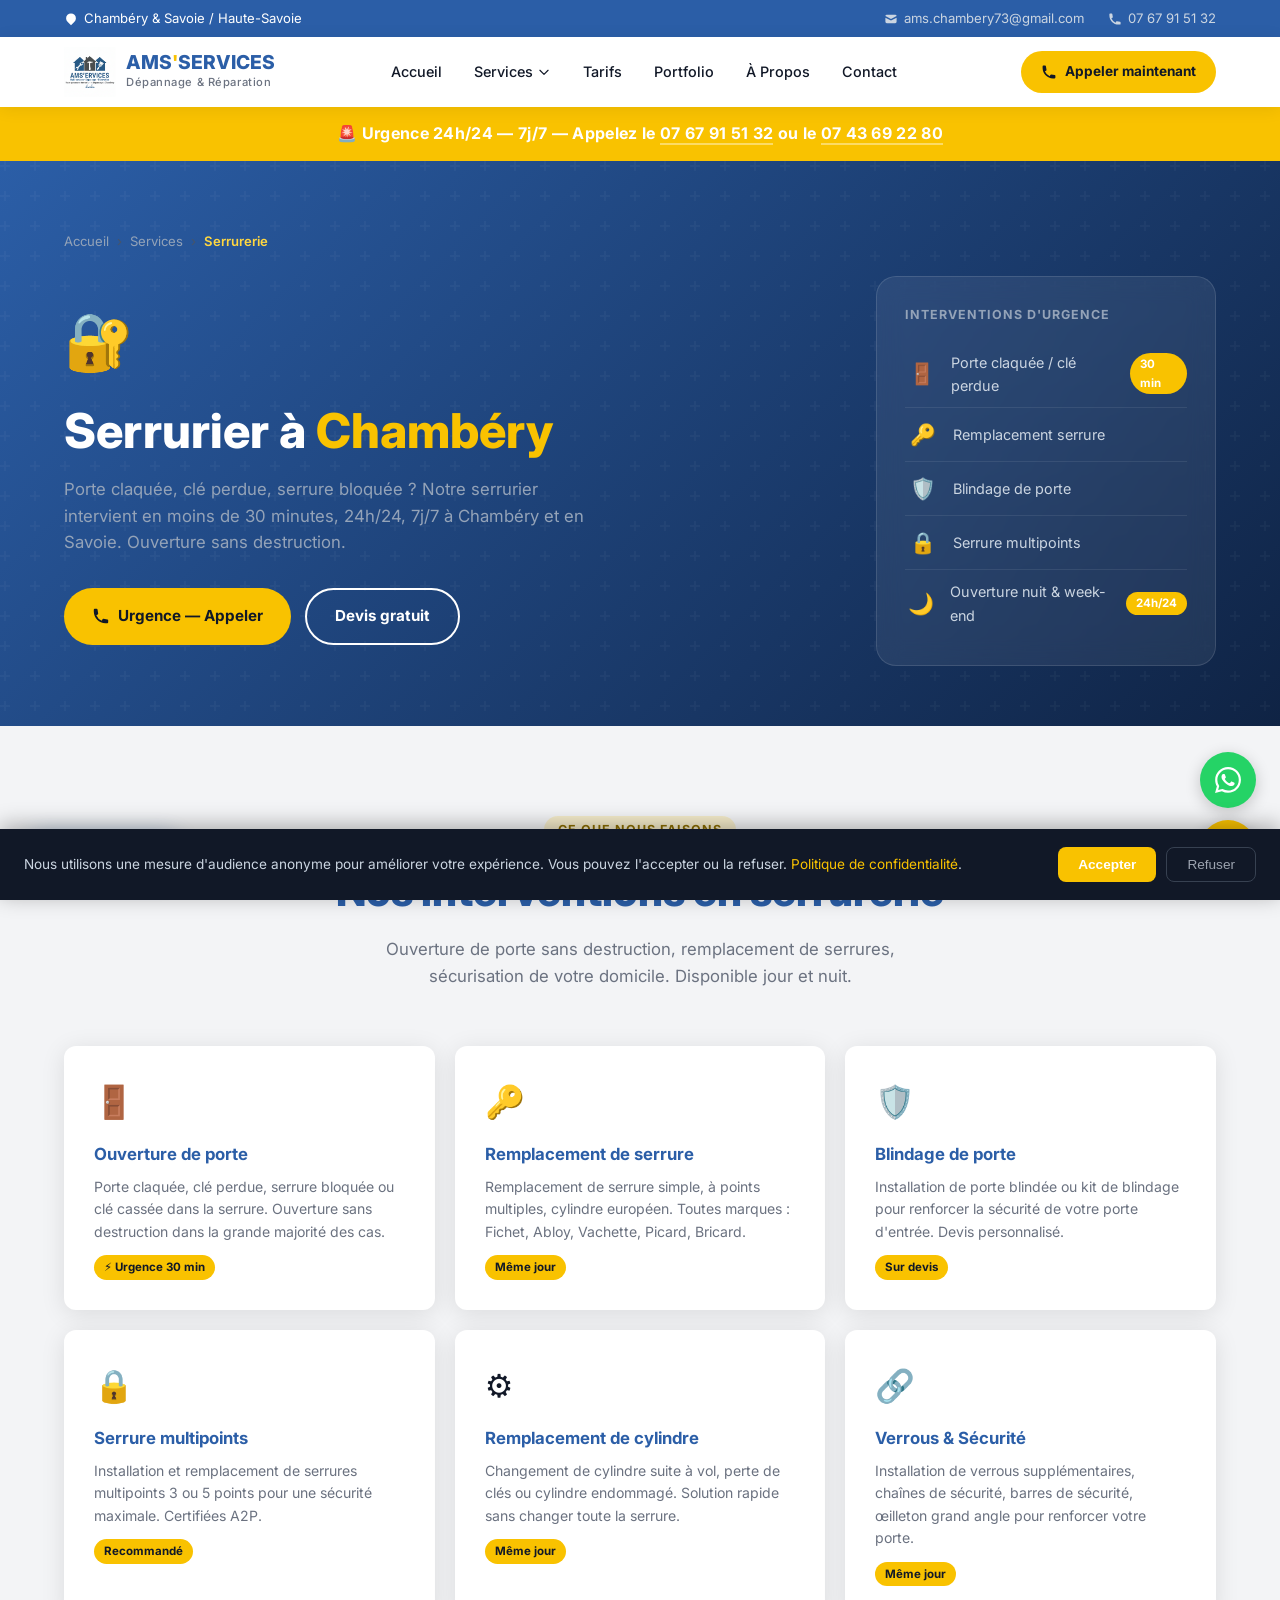
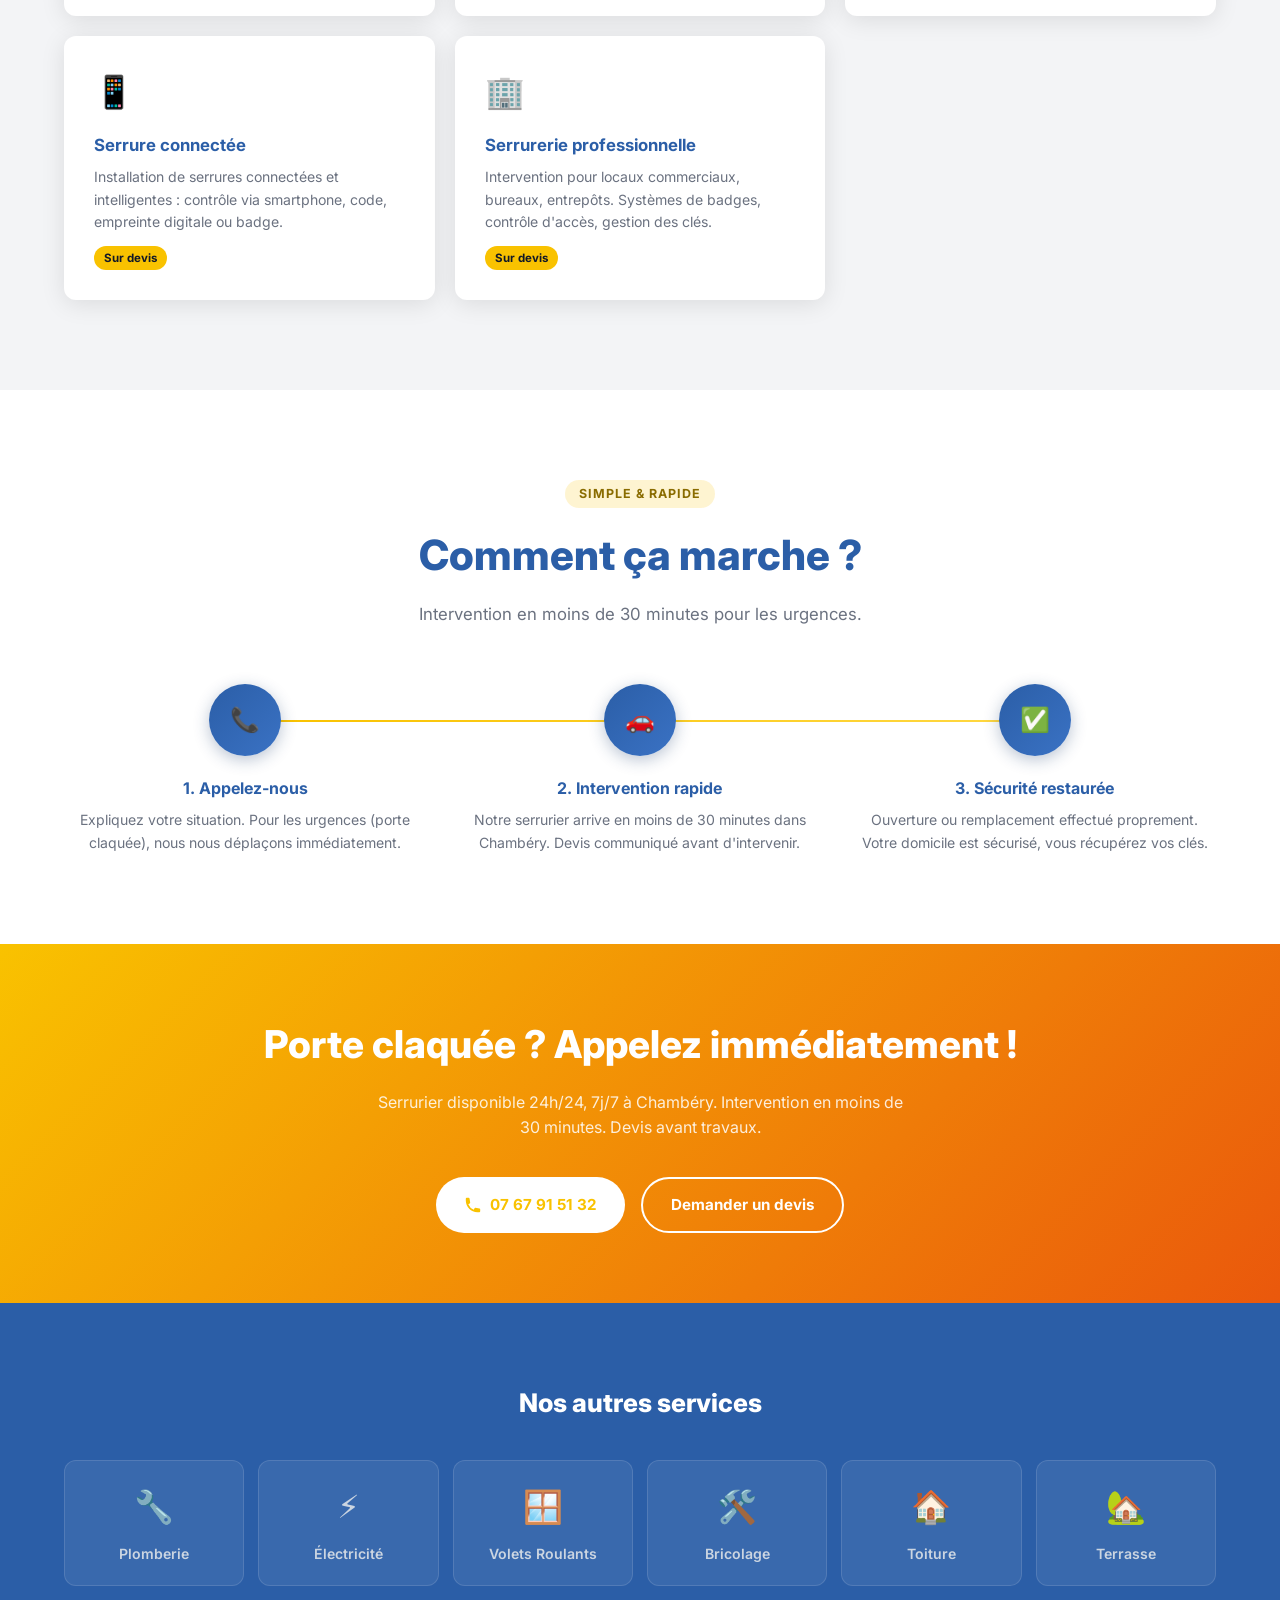
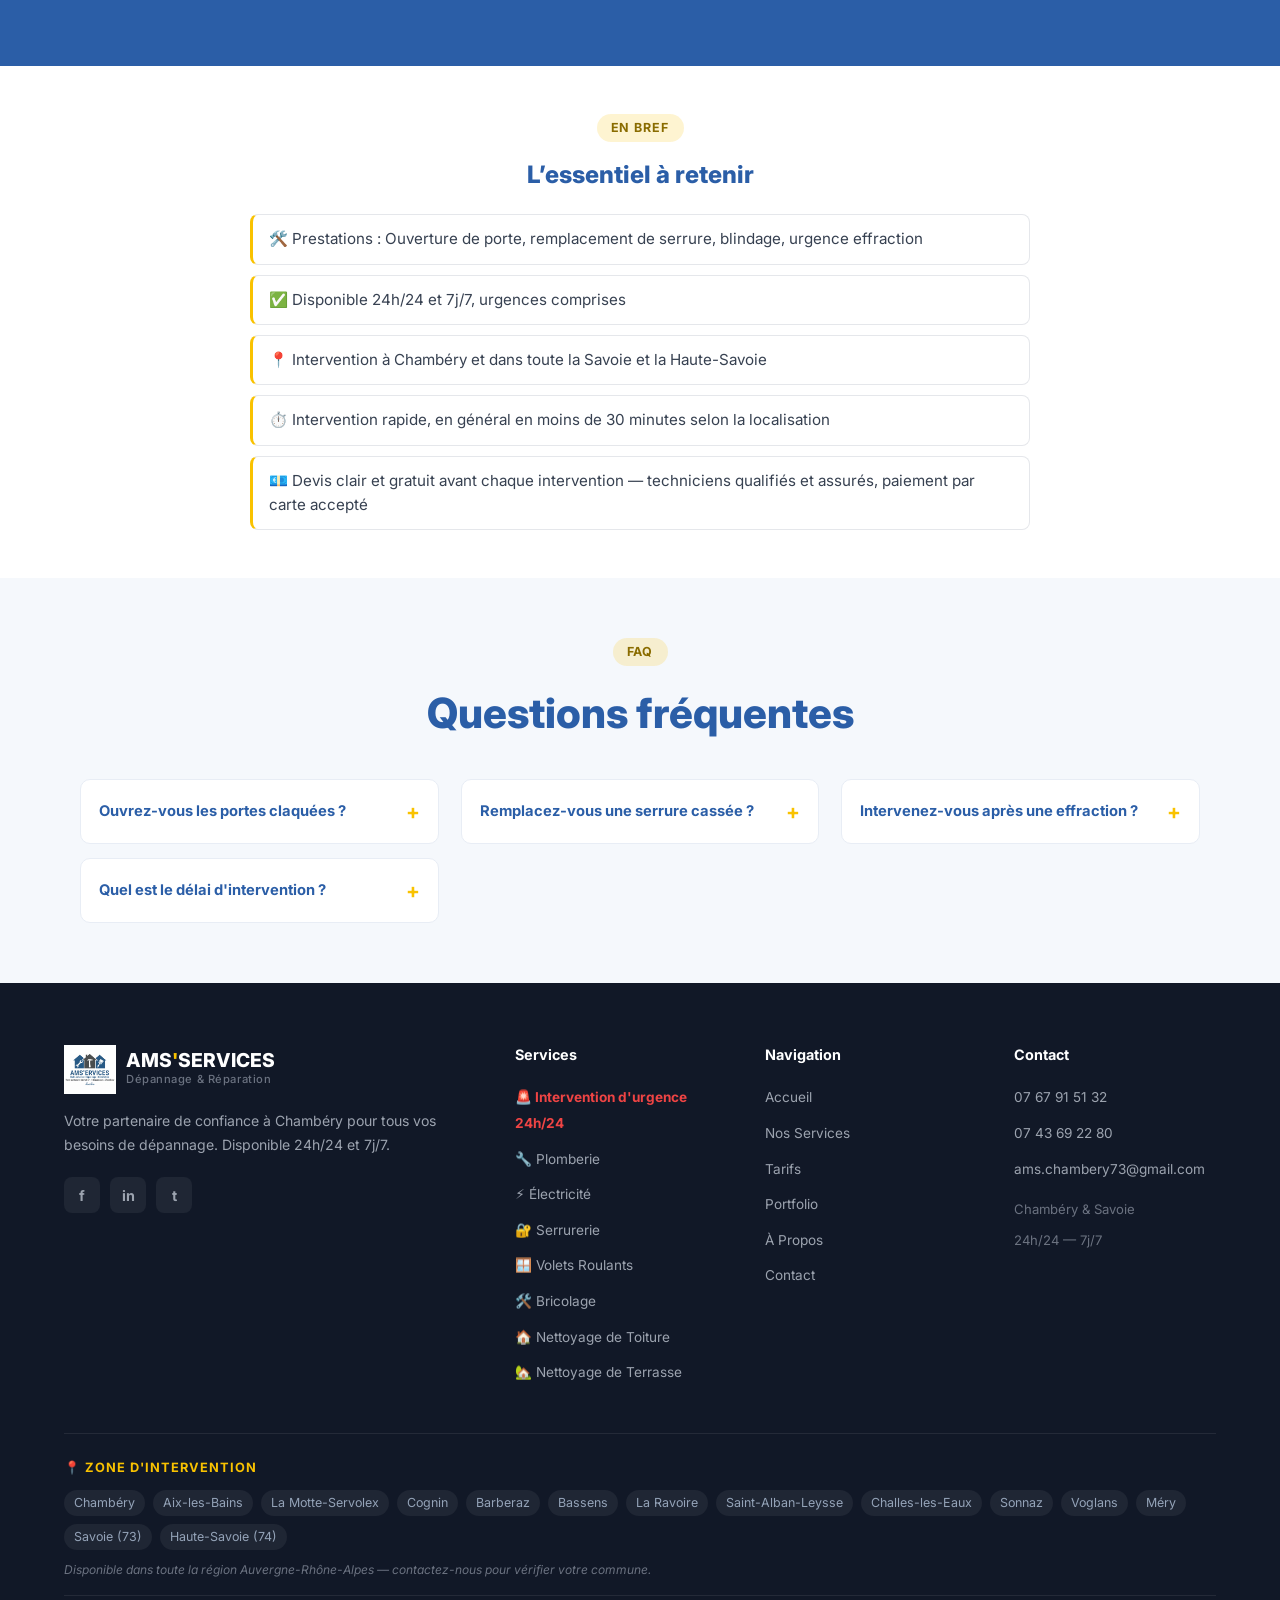
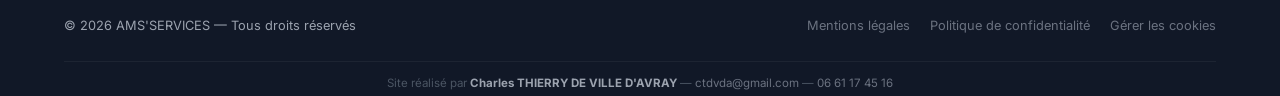
<file: serrurerie.html>
<!DOCTYPE html>
<html lang="fr">
<head>
  <meta charset="UTF-8" /><meta name="viewport" content="width=device-width, initial-scale=1.0" />
  <title>Serrurier à Chambéry – AMS'SERVICES | Ouverture de porte 24h/24</title>
  <meta name="description" content="Serrurier à Chambéry disponible 24h/24. Ouverture de porte, remplacement serrure, blindage. Intervention rapide en Savoie. Devis gratuit AMS'SERVICES." />
  <link rel="preconnect" href="https://fonts.googleapis.com" /><link rel="preconnect" href="https://fonts.gstatic.com" crossorigin />
  <link href="https://fonts.googleapis.com/css2?family=Inter:wght@400;500;600;700;800&display=swap" rel="stylesheet" />
  <link rel="icon" type="image/png" href="images/logo.png" />
  <link rel="stylesheet" href="style.css" />
  <link rel="canonical" href="https://ams-services-depannage.fr/serrurerie.html" />
  <meta property="og:title" content="Serrurier à Chambéry – AMS'SERVICES | Ouverture de porte 24h/24" />
  <meta property="og:description" content="Serrurier à Chambéry disponible 24h/24. Ouverture de porte, remplacement serrure, blindage. Intervention rapide en Savoie. Devis gratuit AMS'SERVICES." />
  <meta property="og:image" content="https://ams-services-depannage.fr/og-cover.png" />
  <meta property="og:url" content="https://ams-services-depannage.fr/serrurerie.html" />
  <meta property="og:type" content="website" />
  <meta property="og:locale" content="fr_FR" />
  <meta property="og:site_name" content="AMS'SERVICES" />
  <meta name="twitter:card" content="summary_large_image" />
  <meta name="twitter:title" content="Serrurier à Chambéry – AMS'SERVICES | Ouverture de porte 24h/24" />
  <meta name="twitter:description" content="Serrurier à Chambéry disponible 24h/24. Ouverture de porte, remplacement serrure, blindage. Intervention rapide en Savoie. Devis gratuit AMS'SERVICES." />
  <meta name="twitter:image" content="https://ams-services-depannage.fr/og-cover.png" />
  <script type="application/ld+json">
  {"@context":"https://schema.org","@graph":[{"@type":"HomeAndConstructionBusiness","@id":"https://ams-services-depannage.fr/#business","name":"AMS'SERVICES","image":"https://ams-services-depannage.fr/images/logo.png","url":"https://ams-services-depannage.fr/","telephone":"+33767915132","priceRange":"€€","areaServed":[{"@type":"AdministrativeArea","name":"Savoie (73)"},{"@type":"AdministrativeArea","name":"Haute-Savoie (74)"}],"address":{"@type":"PostalAddress","addressLocality":"Chambéry","addressRegion":"Auvergne-Rhône-Alpes","addressCountry":"FR"},"openingHoursSpecification":[{"@type":"OpeningHoursSpecification","dayOfWeek":["Monday","Tuesday","Wednesday","Thursday","Friday","Saturday","Sunday"],"opens":"00:00","closes":"23:59"}],"description":"Depannage et travaux en plomberie, electricite, serrurerie, volets roulants, bricolage et nettoyage a Chambery et dans toute la Savoie et Haute-Savoie. Disponible 24h/24 et 7j/7."},{"@type":"Service","name":"Serrurerie - AMS'SERVICES","serviceType":"Serrurerie","provider":{"@id":"https://ams-services-depannage.fr/#business"},"areaServed":["Savoie","Haute-Savoie"],"url":"https://ams-services-depannage.fr/serrurerie.html","description":"Serrurier a Chambery : ouverture de porte, remplacement de serrure, blindage, urgence 24h/24."}]}
  </script>
  <script type="application/ld+json">
  {"@context":"https://schema.org","@type":"FAQPage","mainEntity":[{"@type":"Question","name":"Ouvrez-vous les portes claquées ?","acceptedAnswer":{"@type":"Answer","text":"Oui, ouverture de porte sans destruction lorsque c'est possible, 24h/24 et 7j/7."}},{"@type":"Question","name":"Remplacez-vous une serrure cassée ?","acceptedAnswer":{"@type":"Answer","text":"Oui, remplacement de serrures, cylindres et verrous, toutes marques."}},{"@type":"Question","name":"Intervenez-vous après une effraction ?","acceptedAnswer":{"@type":"Answer","text":"Oui, sécurisation, remplacement de serrure et blindage de porte après effraction."}},{"@type":"Question","name":"Quel est le délai d'intervention ?","acceptedAnswer":{"@type":"Answer","text":"En général moins de 30 minutes selon votre localisation en Savoie et Haute-Savoie."}}]}
  </script>
</head>
<body>
<div id="topbar-slot"></div><div id="navbar-slot"></div><div id="urgence-slot"></div>

<section class="service-hero">
  <div class="container">
    <nav class="breadcrumb">
      <a href="index.html">Accueil</a><span class="breadcrumb-sep">›</span>
      <a href="index.html#services">Services</a><span class="breadcrumb-sep">›</span>
      <span class="breadcrumb-current">Serrurerie</span>
    </nav>
    <div class="service-hero-grid">
      <div>
        <div class="service-hero-icon">🔐</div>
        <h1>Serrurier à <em>Chambéry</em></h1>
        <p class="service-hero-desc">Porte claquée, clé perdue, serrure bloquée ? Notre serrurier intervient en moins de 30 minutes, 24h/24, 7j/7 à Chambéry et en Savoie. Ouverture sans destruction.</p>
        <div class="hero-btns">
          <a href="tel:0767915132" class="btn btn-primary"><svg width="18" height="18" fill="currentColor" viewBox="0 0 20 20"><path d="M2 3a1 1 0 011-1h2.153a1 1 0 01.986.836l.74 4.435a1 1 0 01-.54 1.06l-1.548.773a11.037 11.037 0 006.105 6.105l.774-1.548a1 1 0 011.059-.54l4.435.74a1 1 0 01.836.986V17a1 1 0 01-1 1h-2C7.82 18 2 12.18 2 5V3z"/></svg>Urgence — Appeler</a>
          <a href="index.html#contact" class="btn btn-outline">Devis gratuit</a>
        </div>
      </div>
      <div class="service-hero-card">
        <div class="shc-title">Interventions d'urgence</div>
        <div class="shc-item"><span class="shc-icon">🚪</span><span class="shc-text">Porte claquée / clé perdue</span><span class="shc-badge">30 min</span></div>
        <div class="shc-item"><span class="shc-icon">🔑</span><span class="shc-text">Remplacement serrure</span></div>
        <div class="shc-item"><span class="shc-icon">🛡️</span><span class="shc-text">Blindage de porte</span></div>
        <div class="shc-item"><span class="shc-icon">🔒</span><span class="shc-text">Serrure multipoints</span></div>
        <div class="shc-item"><span class="shc-icon">🌙</span><span class="shc-text">Ouverture nuit &amp; week-end</span><span class="shc-badge">24h/24</span></div>
      </div>
    </div>
  </div>
</section>

<section class="interventions">
  <div class="container">
    <div class="text-center">
      <span class="tag">Ce que nous faisons</span>
      <h2 class="section-title">Nos interventions en serrurerie</h2>
      <p class="section-sub">Ouverture de porte sans destruction, remplacement de serrures, sécurisation de votre domicile. Disponible jour et nuit.</p>
    </div>
    <div class="interventions-grid">
      <div class="intervention-card reveal"><div class="intervention-icon">🚪</div><h3>Ouverture de porte</h3><p>Porte claquée, clé perdue, serrure bloquée ou clé cassée dans la serrure. Ouverture sans destruction dans la grande majorité des cas.</p><span class="intervention-tag">⚡ Urgence 30 min</span></div>
      <div class="intervention-card reveal"><div class="intervention-icon">🔑</div><h3>Remplacement de serrure</h3><p>Remplacement de serrure simple, à points multiples, cylindre européen. Toutes marques : Fichet, Abloy, Vachette, Picard, Bricard.</p><span class="intervention-tag">Même jour</span></div>
      <div class="intervention-card reveal"><div class="intervention-icon">🛡️</div><h3>Blindage de porte</h3><p>Installation de porte blindée ou kit de blindage pour renforcer la sécurité de votre porte d'entrée. Devis personnalisé.</p><span class="intervention-tag">Sur devis</span></div>
      <div class="intervention-card reveal"><div class="intervention-icon">🔒</div><h3>Serrure multipoints</h3><p>Installation et remplacement de serrures multipoints 3 ou 5 points pour une sécurité maximale. Certifiées A2P.</p><span class="intervention-tag">Recommandé</span></div>
      <div class="intervention-card reveal"><div class="intervention-icon">⚙️</div><h3>Remplacement de cylindre</h3><p>Changement de cylindre suite à vol, perte de clés ou cylindre endommagé. Solution rapide sans changer toute la serrure.</p><span class="intervention-tag">Même jour</span></div>
      <div class="intervention-card reveal"><div class="intervention-icon">🔗</div><h3>Verrous &amp; Sécurité</h3><p>Installation de verrous supplémentaires, chaînes de sécurité, barres de sécurité, œilleton grand angle pour renforcer votre porte.</p><span class="intervention-tag">Même jour</span></div>
      <div class="intervention-card reveal"><div class="intervention-icon">📱</div><h3>Serrure connectée</h3><p>Installation de serrures connectées et intelligentes : contrôle via smartphone, code, empreinte digitale ou badge.</p><span class="intervention-tag">Sur devis</span></div>
      <div class="intervention-card reveal"><div class="intervention-icon">🏢</div><h3>Serrurerie professionnelle</h3><p>Intervention pour locaux commerciaux, bureaux, entrepôts. Systèmes de badges, contrôle d'accès, gestion des clés.</p><span class="intervention-tag">Sur devis</span></div>
    </div>
  </div>
</section>

<section class="process">
  <div class="container">
    <div class="text-center"><span class="tag">Simple &amp; rapide</span><h2 class="section-title">Comment ça marche ?</h2><p class="section-sub">Intervention en moins de 30 minutes pour les urgences.</p></div>
    <div class="process-grid">
      <div class="process-step reveal"><div class="process-num">📞</div><h3>1. Appelez-nous</h3><p>Expliquez votre situation. Pour les urgences (porte claquée), nous nous déplaçons immédiatement.</p></div>
      <div class="process-step reveal"><div class="process-num">🚗</div><h3>2. Intervention rapide</h3><p>Notre serrurier arrive en moins de 30 minutes dans Chambéry. Devis communiqué avant d'intervenir.</p></div>
      <div class="process-step reveal"><div class="process-num">✅</div><h3>3. Sécurité restaurée</h3><p>Ouverture ou remplacement effectué proprement. Votre domicile est sécurisé, vous récupérez vos clés.</p></div>
    </div>
  </div>
</section>

<section class="cta-section">
  <div class="container">
    <h2>Porte claquée ? Appelez immédiatement !</h2>
    <p>Serrurier disponible 24h/24, 7j/7 à Chambéry. Intervention en moins de 30 minutes. Devis avant travaux.</p>
    <div class="cta-btns">
      <a href="tel:0767915132" class="btn btn-white"><svg width="18" height="18" fill="currentColor" viewBox="0 0 20 20"><path d="M2 3a1 1 0 011-1h2.153a1 1 0 01.986.836l.74 4.435a1 1 0 01-.54 1.06l-1.548.773a11.037 11.037 0 006.105 6.105l.774-1.548a1 1 0 011.059-.54l4.435.74a1 1 0 01.836.986V17a1 1 0 01-1 1h-2C7.82 18 2 12.18 2 5V3z"/></svg>07 67 91 51 32</a>
      <a href="index.html#contact" class="btn btn-outline">Demander un devis</a>
    </div>
  </div>
</section>

<section class="other-services">
  <div class="container">
    <h2>Nos autres services</h2>
    <div class="other-services-grid">
      <a href="plomberie.html" class="other-service-card"><div class="icon">🔧</div><div class="name">Plomberie</div></a>
      <a href="electricite.html" class="other-service-card"><div class="icon">⚡</div><div class="name">Électricité</div></a>
      <a href="volets-roulants.html" class="other-service-card"><div class="icon">🪟</div><div class="name">Volets Roulants</div></a>
      <a href="bricolage.html" class="other-service-card"><div class="icon">🛠️</div><div class="name">Bricolage</div></a>
      <a href="nettoyage-toiture.html" class="other-service-card"><div class="icon">🏠</div><div class="name">Toiture</div></a>
      <a href="nettoyage-terrasse.html" class="other-service-card"><div class="icon">🏡</div><div class="name">Terrasse</div></a>
    </div>
  </div>
</section>



<section class="quick-facts">
  <div class="container">
    <div class="text-center"><span class="tag">En bref</span><h2 class="section-title" style="font-size:1.5rem">L’essentiel à retenir</h2></div>
    <ul class="qf-list">
      <li>🛠️ Prestations : Ouverture de porte, remplacement de serrure, blindage, urgence effraction</li>
      <li>✅ Disponible 24h/24 et 7j/7, urgences comprises</li>
      <li>📍 Intervention à Chambéry et dans toute la Savoie et la Haute-Savoie</li>
      <li>⏱️ Intervention rapide, en général en moins de 30 minutes selon la localisation</li>
      <li>💶 Devis clair et gratuit avant chaque intervention — techniciens qualifiés et assurés, paiement par carte accepté</li>
    </ul>
  </div>
</section>

<section class="faq-section">
  <div class="container">
    <div class="text-center"><span class="tag">FAQ</span><h2 class="section-title">Questions fréquentes</h2></div>
    <div class="faq-list">
      <details class="faq-item"><summary>Ouvrez-vous les portes claquées ?</summary><div class="fq-ans">Oui, ouverture de porte sans destruction lorsque c'est possible, 24h/24 et 7j/7.</div></details>
      <details class="faq-item"><summary>Remplacez-vous une serrure cassée ?</summary><div class="fq-ans">Oui, remplacement de serrures, cylindres et verrous, toutes marques.</div></details>
      <details class="faq-item"><summary>Intervenez-vous après une effraction ?</summary><div class="fq-ans">Oui, sécurisation, remplacement de serrure et blindage de porte après effraction.</div></details>
      <details class="faq-item"><summary>Quel est le délai d'intervention ?</summary><div class="fq-ans">En général moins de 30 minutes selon votre localisation en Savoie et Haute-Savoie.</div></details>
    </div>
  </div>
</section>

<div id="footer-slot"></div>
<script src="components.js"></script>
</body>
</html>
</file>
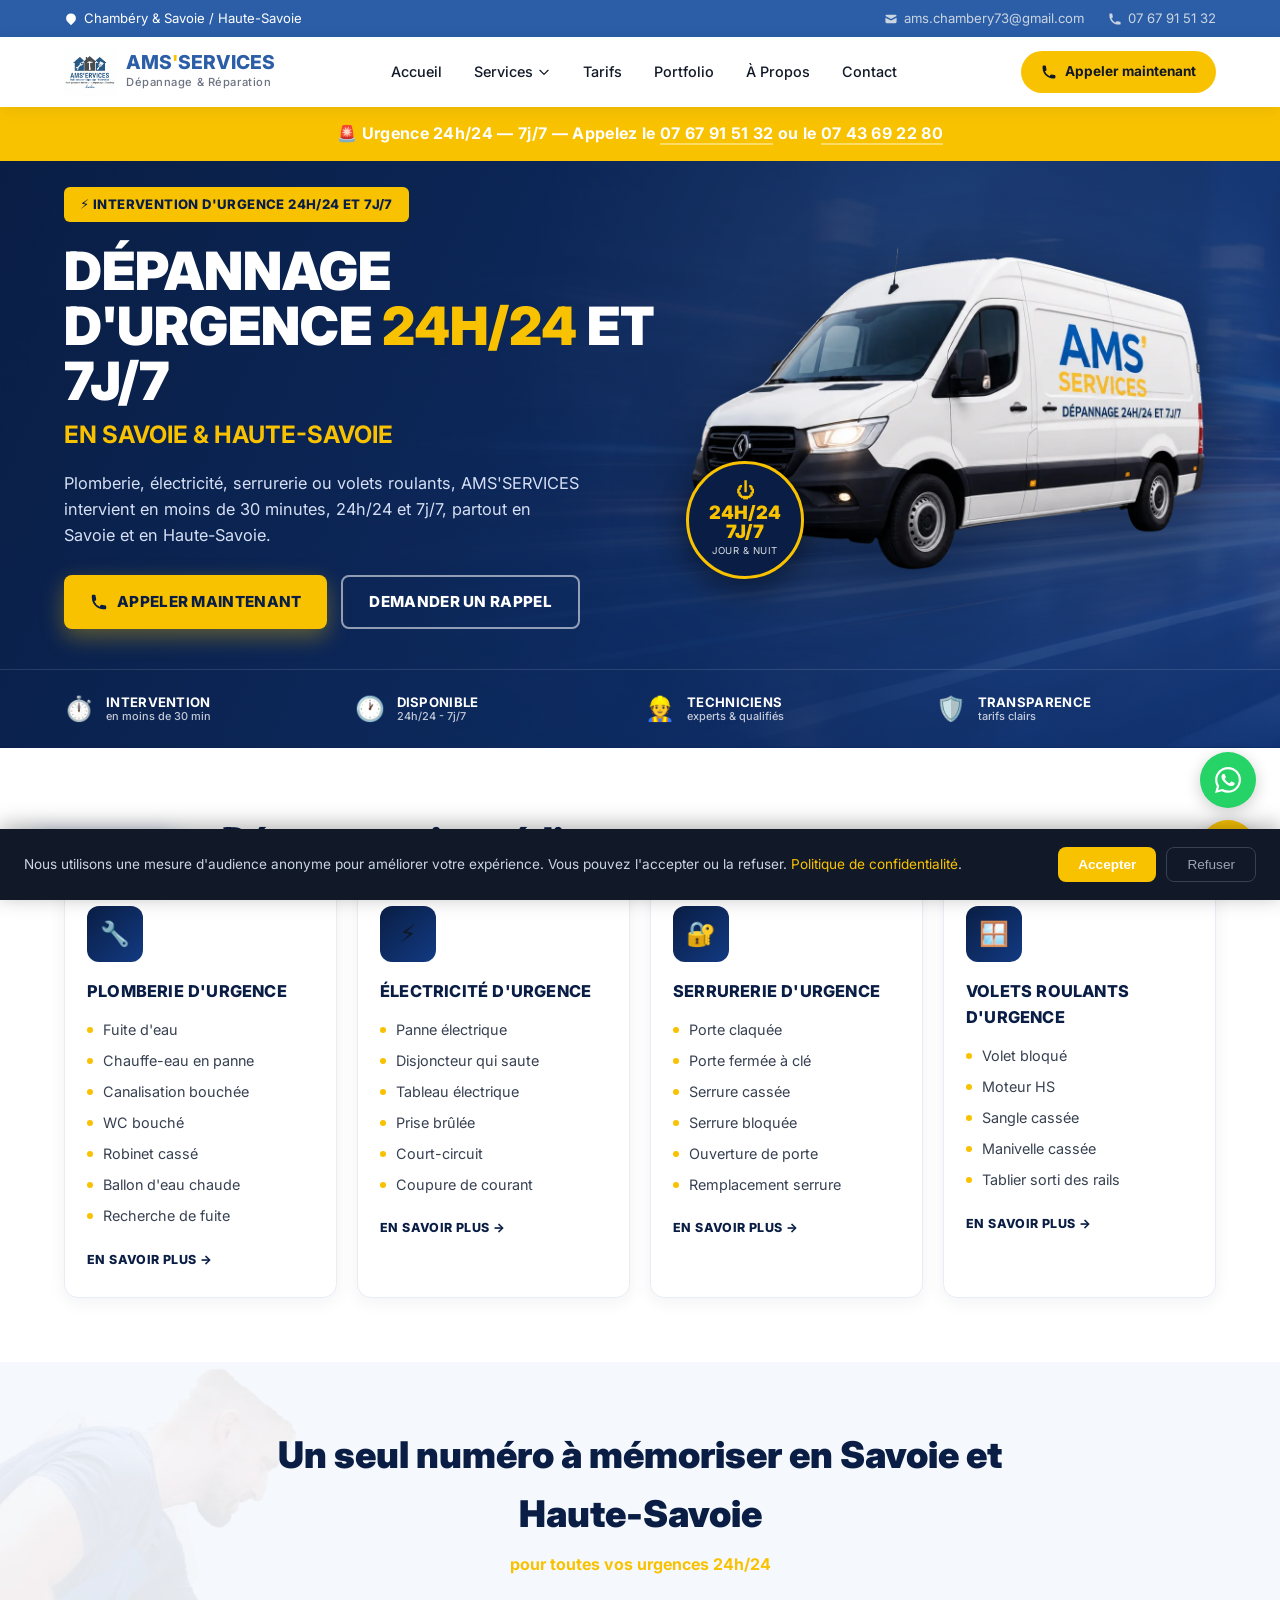
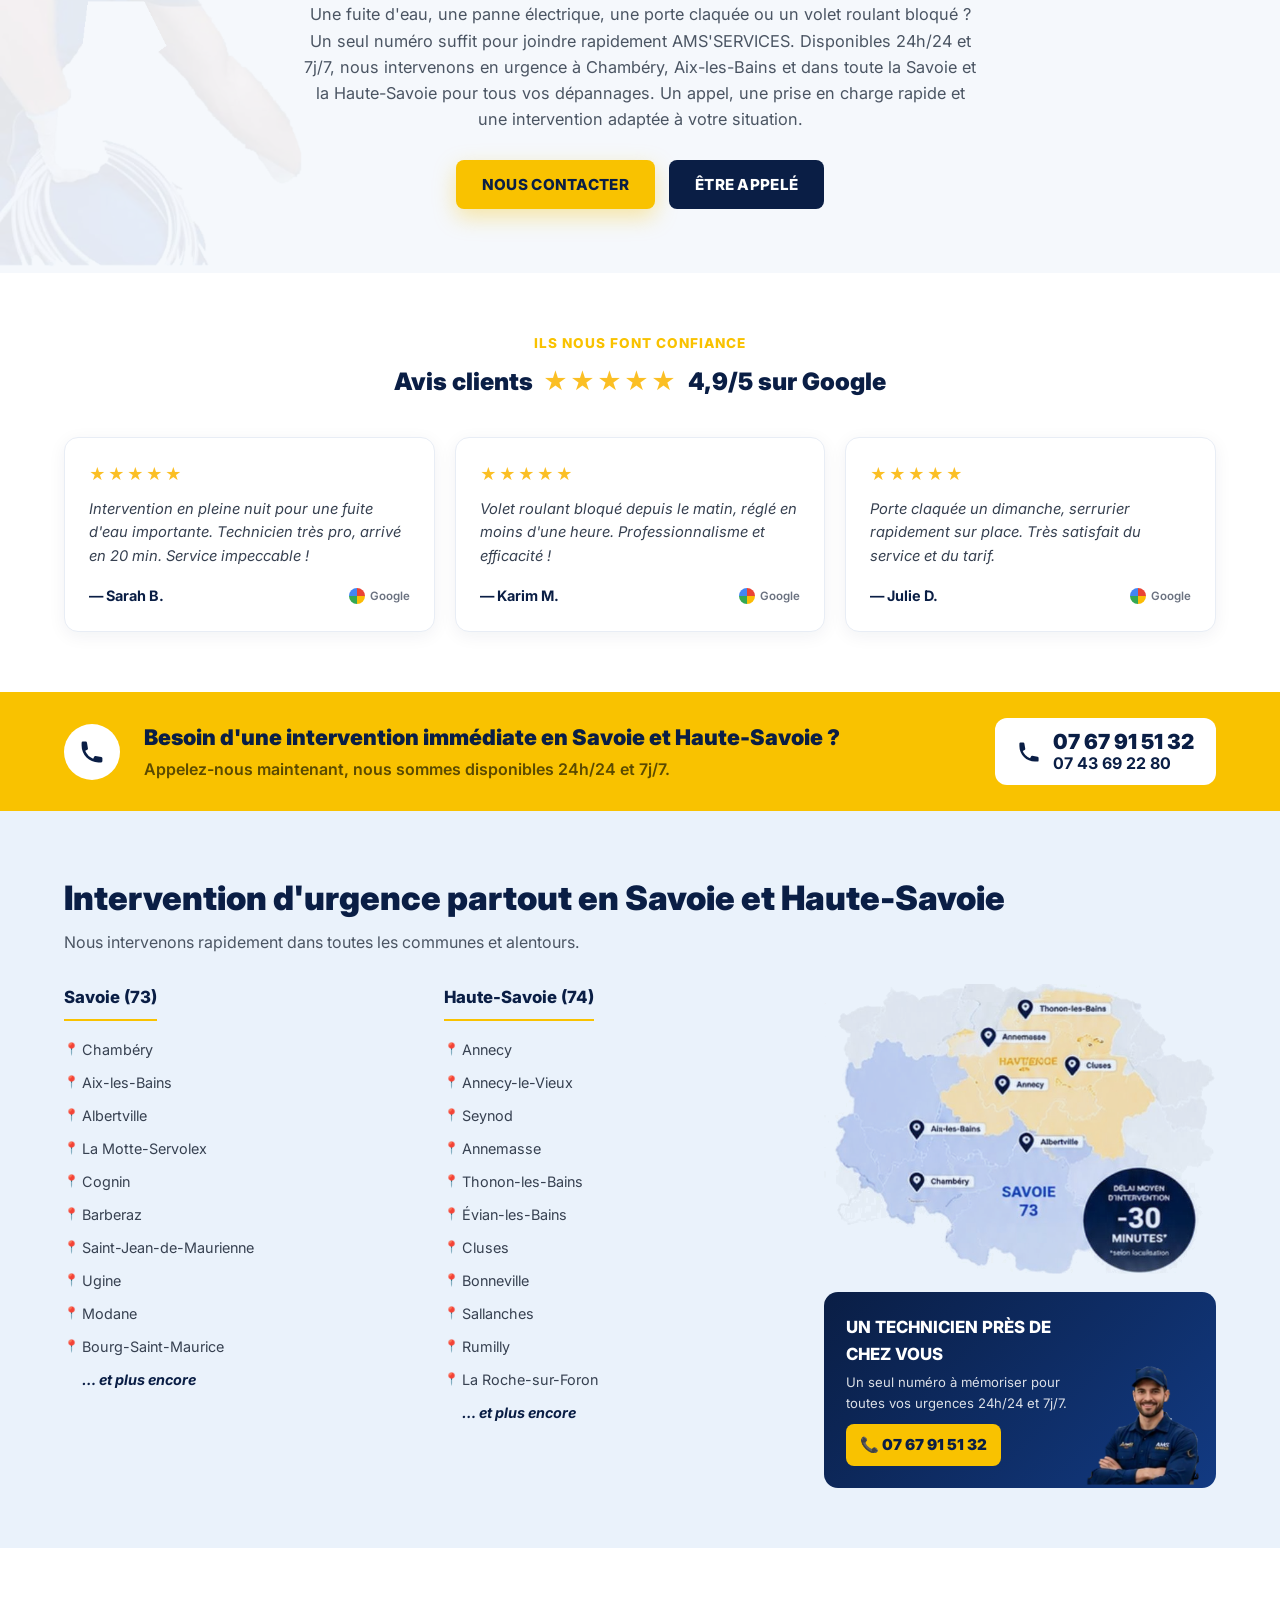
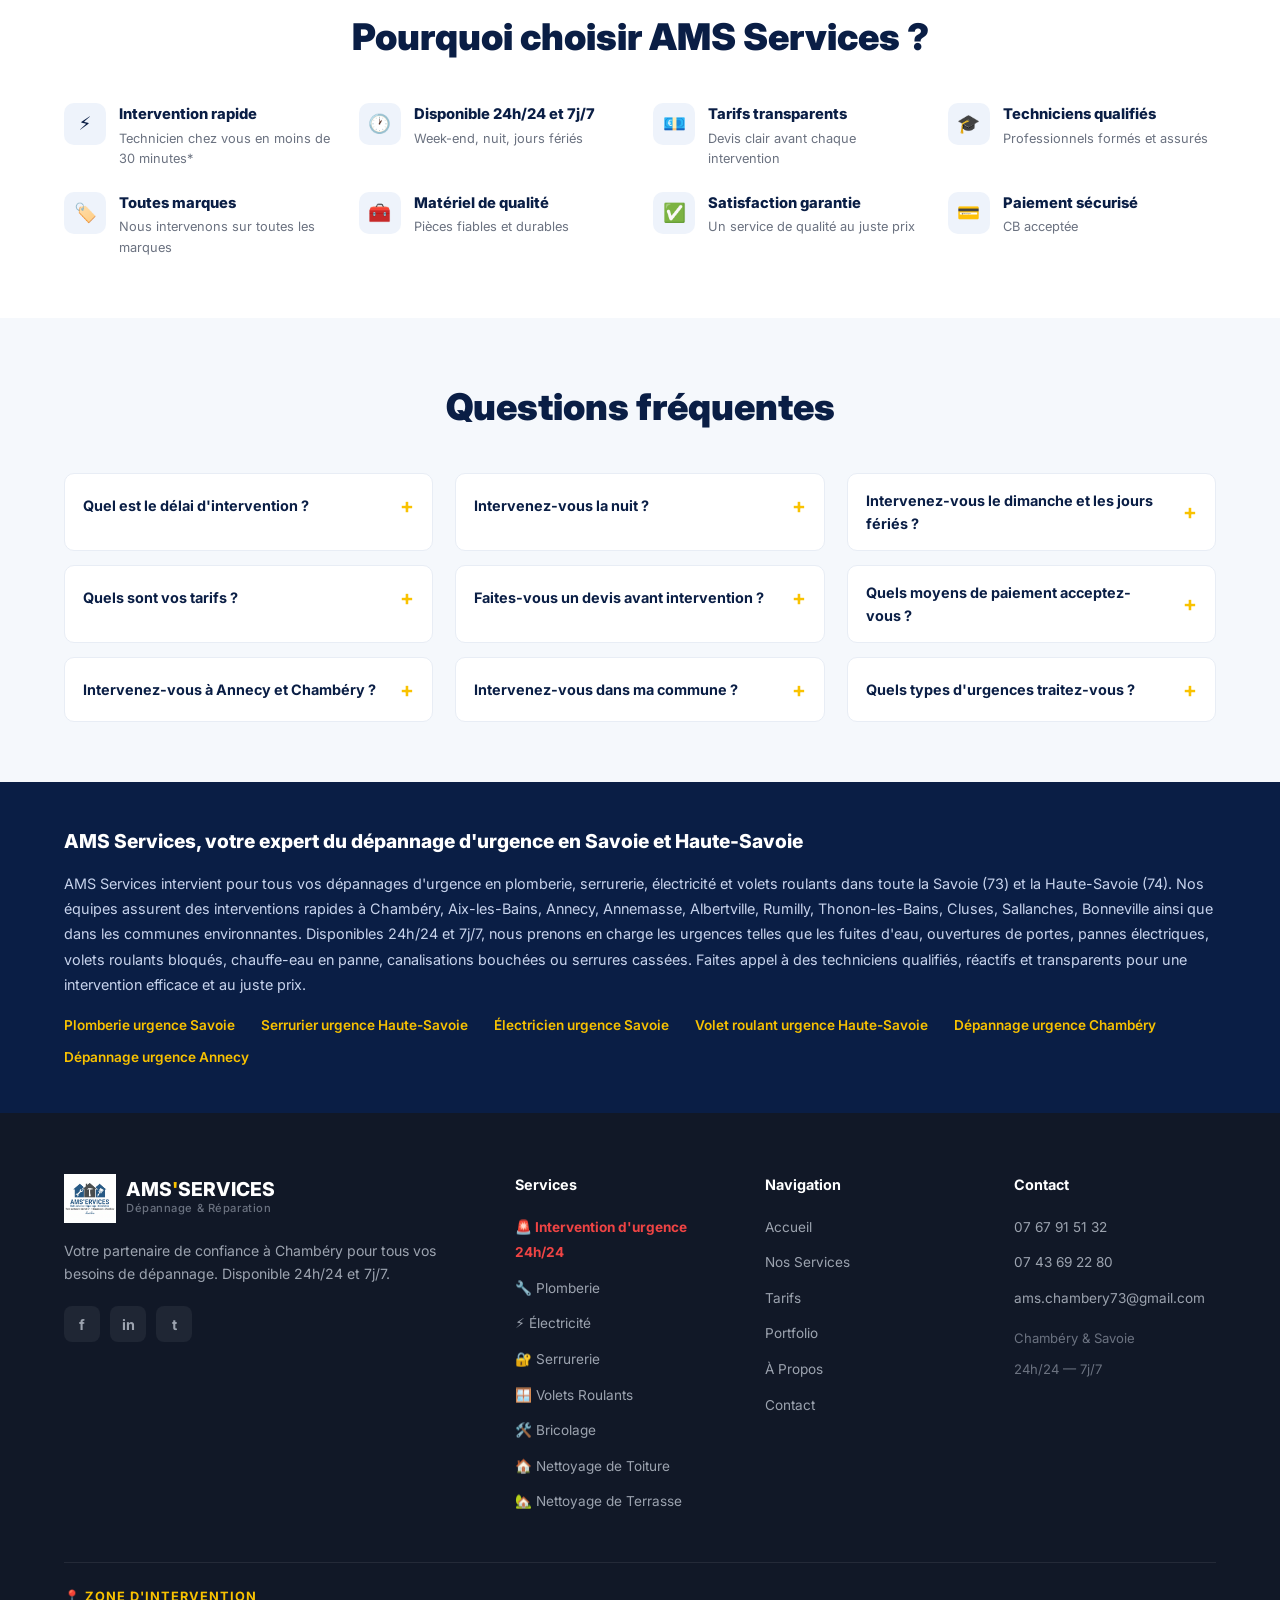
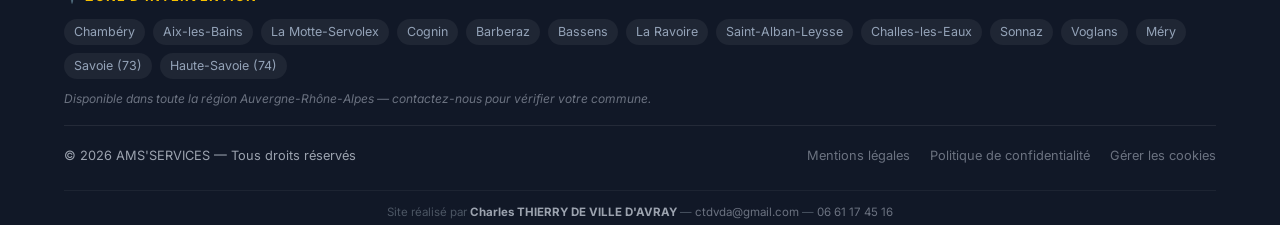
<file: urgence.html>
<!DOCTYPE html>
<html lang="fr">
<head>
  <meta charset="UTF-8" /><meta name="viewport" content="width=device-width, initial-scale=1.0" />
  <title>Dépannage d'urgence 24h/24 en Savoie &amp; Haute-Savoie</title>
  <meta name="description" content="Dépannage d'urgence 24h/24 et 7j/7 en Savoie et Haute-Savoie : plomberie, électricité, serrurerie, volets roulants. Intervention en moins de 30 min." />
  <link rel="canonical" href="https://ams-services-depannage.fr/urgence.html" />
  <link rel="preconnect" href="https://fonts.googleapis.com" /><link rel="preconnect" href="https://fonts.gstatic.com" crossorigin />
  <link href="https://fonts.googleapis.com/css2?family=Inter:wght@400;500;600;700;800;900&display=swap" rel="stylesheet" />
  <link rel="icon" type="image/png" href="images/logo.png" />
  <link rel="stylesheet" href="style.css" />
  <meta name="ams-intervention" content="urgence" />
  <style>
    :root { --navy:#0A1E45; --navy-2:#0E2C63; }

    /* ══ HERO ══ */
    .u-hero { position:relative; background:linear-gradient(115deg, rgba(10,30,69,.94) 0%, rgba(14,44,99,.88) 52%, rgba(18,58,130,.78) 100%), url('assets/urgence-hero-bg.webp') center right / cover no-repeat, #0A1E45; color:#fff; overflow:hidden; }
    .u-hero::after { content:""; position:absolute; inset:0; background:radial-gradient(circle at 78% 30%, rgba(255,255,255,.08), transparent 45%); pointer-events:none; }
    .u-hero-inner { position:relative; z-index:2; display:grid; grid-template-columns:1.05fr .95fr; gap:24px; align-items:center; padding:26px 0 40px; }
    .u-badge-top { display:inline-flex; align-items:center; gap:8px; background:var(--orange); color:var(--navy); font-weight:800; font-size:.82rem; letter-spacing:.4px; padding:7px 16px; border-radius:6px; margin-bottom:22px; text-transform:uppercase; }
    .u-hero h1 { font-size:clamp(2rem,4.4vw,3.3rem); font-weight:900; line-height:1.05; text-transform:uppercase; margin:0 0 6px; }
    .u-hero h1 .y { color:var(--orange); }
    .u-hero .u-sub { font-size:clamp(1.1rem,2.2vw,1.5rem); font-weight:700; color:var(--orange); text-transform:uppercase; margin-bottom:16px; }
    .u-hero p.u-lead { font-size:1.02rem; color:#D6E0F5; max-width:520px; margin-bottom:26px; }
    .u-hero-btns { display:flex; gap:14px; flex-wrap:wrap; }
    .u-btn { display:inline-flex; align-items:center; gap:9px; padding:15px 26px; border-radius:8px; font-weight:800; font-size:.95rem; transition:transform .2s, box-shadow .2s; text-transform:uppercase; letter-spacing:.3px; cursor:pointer; border:none; font-family:inherit; }
    .u-btn-y { background:var(--orange); color:var(--navy); box-shadow:0 8px 22px rgba(249,194,0,.35); }
    .u-btn-y:hover { transform:translateY(-2px); }
    .u-btn-o { background:transparent; color:#fff; border:2px solid rgba(255,255,255,.55); }
    .u-btn-o:hover { background:#fff; color:var(--navy); }

    .u-hero-visual { position:relative; min-height:230px; display:flex; align-items:center; justify-content:center; }
    .u-hero-visual img { width:100%; max-width:520px; filter:drop-shadow(0 20px 40px rgba(0,0,0,.4)); }
    .u-247 { position:absolute; bottom:-6px; left:6px; width:118px; height:118px; border-radius:50%; background:var(--navy); border:3px solid var(--orange); display:flex; flex-direction:column; align-items:center; justify-content:center; text-align:center; box-shadow:0 10px 30px rgba(0,0,0,.4); }
    .u-247 .ico { color:var(--orange); font-size:1.2rem; line-height:1; margin-bottom:3px; }
    .u-247 .big { color:var(--orange); font-weight:900; font-size:1.15rem; line-height:1; }
    .u-247 .sm { color:#fff; font-size:.6rem; letter-spacing:.5px; margin-top:3px; opacity:.85; }

    /* garanties bar */
    .u-guar { position:relative; z-index:2; border-top:1px solid rgba(255,255,255,.12); }
    .u-guar-grid { display:grid; grid-template-columns:repeat(4,1fr); gap:10px; padding:20px 0; }
    .u-guar-item { display:flex; align-items:center; gap:12px; }
    .u-guar-item .gi { flex:0 0 auto; color:var(--orange); font-size:1.5rem; }
    .u-guar-item .gt { font-size:.82rem; font-weight:700; line-height:1.25; text-transform:uppercase; letter-spacing:.3px; }
    .u-guar-item .gt small { display:block; font-weight:500; opacity:.75; text-transform:none; letter-spacing:0; }

    /* ══ URGENCES CARDS ══ */
    .u-sec { padding:64px 0; }
    .u-h2 { text-align:center; font-size:clamp(1.6rem,3.4vw,2.3rem); font-weight:900; color:var(--navy); margin-bottom:8px; }
    .u-h2-sub { text-align:center; color:var(--orange); font-weight:700; margin-bottom:40px; }
    .u-cards { display:grid; grid-template-columns:repeat(4,1fr); gap:20px; }
    .u-card { background:#fff; border:1px solid #E8EDF5; border-radius:14px; padding:26px 22px; box-shadow:0 4px 18px rgba(10,30,69,.06); transition:transform .2s, box-shadow .2s; }
    .u-card:hover { transform:translateY(-5px); box-shadow:0 14px 34px rgba(10,30,69,.12); border-color:#CBD9EE; }
    .u-card .ci { width:56px; height:56px; border-radius:12px; background:linear-gradient(135deg,var(--navy),#123a82); display:flex; align-items:center; justify-content:center; font-size:1.5rem; margin-bottom:16px; }
    .u-card h3 { font-size:1.02rem; font-weight:800; color:var(--navy); text-transform:uppercase; margin-bottom:14px; letter-spacing:.2px; }
    .u-card ul { display:flex; flex-direction:column; gap:8px; margin-bottom:18px; }
    .u-card li { font-size:.9rem; color:#374151; padding-left:16px; position:relative; }
    .u-card li::before { content:""; position:absolute; left:0; top:9px; width:6px; height:6px; border-radius:50%; background:var(--orange); }
    .u-card .more { display:inline-flex; align-items:center; gap:6px; font-size:.78rem; font-weight:800; color:var(--navy); text-transform:uppercase; letter-spacing:.4px; }
    .u-card .more:hover { color:var(--orange); }

    /* ══ UN SEUL NUMÉRO ══ */
    .u-num { background:#F5F8FC; position:relative; overflow:hidden; }
    .u-num::before { content:""; position:absolute; left:0; bottom:0; width:360px; height:100%; background:url('assets/urgence-worker-bg.webp') left bottom / contain no-repeat; opacity:.10; pointer-events:none; }
    .u-num .inner { max-width:760px; margin:0 auto; text-align:center; padding:64px 0; position:relative; z-index:1; }
    .u-num p { color:#4B5563; font-size:1.02rem; margin:0 auto 28px; max-width:680px; }
    .u-num-btns { display:flex; gap:14px; justify-content:center; flex-wrap:wrap; }
    .u-btn-navy { background:var(--navy); color:#fff; }
    .u-btn-navy:hover { transform:translateY(-2px); }

    /* ══ AVIS ══ */
    .u-rev { padding:60px 0; }
    .u-rev-head { text-align:center; margin-bottom:36px; }
    .u-rev-head .kick { color:var(--orange); font-weight:800; text-transform:uppercase; letter-spacing:1px; font-size:.85rem; }
    .u-rev-head .score { display:inline-flex; align-items:center; gap:10px; margin-top:8px; font-size:1.5rem; font-weight:900; color:var(--navy); }
    .u-stars { color:#FBBF24; letter-spacing:2px; }
    .u-rev-grid { display:grid; grid-template-columns:repeat(3,1fr); gap:20px; }
    .u-rev-card { background:#fff; border:1px solid #E8EDF5; border-radius:14px; padding:24px; box-shadow:0 4px 18px rgba(10,30,69,.06); }
    .u-rev-card .txt { font-size:.92rem; color:#374151; margin:10px 0 16px; font-style:italic; }
    .u-rev-card .who { display:flex; align-items:center; justify-content:space-between; font-weight:700; color:var(--navy); font-size:.9rem; }
    .g-badge { display:inline-flex; align-items:center; gap:5px; font-size:.72rem; color:var(--gray); font-weight:600; }
    .g-badge .g { width:16px; height:16px; border-radius:50%; background:conic-gradient(#EA4335 0 25%,#FBBC05 0 50%,#34A853 0 75%,#4285F4 0); }

    /* ══ BANDEAU JAUNE ══ */
    .u-band { background:var(--orange); }
    .u-band-in { display:flex; align-items:center; gap:24px; padding:26px 0; flex-wrap:wrap; }
    .u-band .ph-ic { width:56px; height:56px; border-radius:50%; background:#fff; display:flex; align-items:center; justify-content:center; color:var(--navy); flex:0 0 auto; }
    .u-band .txt { flex:1; min-width:240px; }
    .u-band .txt h2 { color:var(--navy); font-size:1.35rem; font-weight:900; margin:0 0 3px; }
    .u-band .txt p { color:#5b4a00; margin:0; font-weight:600; }
    .u-band .nums { background:#fff; border-radius:12px; padding:12px 22px; display:flex; align-items:center; gap:12px; }
    .u-band .nums svg { color:var(--navy); flex:0 0 auto; }
    .u-band .nums a { display:block; font-weight:900; color:var(--navy); font-size:1.3rem; line-height:1.15; }
    .u-band .nums a.sm { font-size:1rem; font-weight:700; }

    /* ══ ZONE ══ */
    .u-zone { background:#EAF2FB; padding:60px 0; }
    .u-zone h2 { color:var(--navy); font-size:clamp(1.5rem,3vw,2.1rem); font-weight:900; margin-bottom:6px; }
    .u-zone .lead { color:#4B5563; margin-bottom:28px; }
    .u-zone-grid { display:grid; grid-template-columns:1fr 1fr 1.1fr; gap:24px; align-items:start; }
    .u-dep h3 { color:var(--navy); font-weight:800; font-size:1.05rem; margin-bottom:12px; padding-bottom:8px; border-bottom:2px solid var(--orange); display:inline-block; }
    .u-dep li { font-size:.9rem; color:#374151; padding:5px 0 5px 18px; position:relative; }
    .u-dep li::before { content:"📍"; position:absolute; left:0; font-size:.75rem; top:6px; }
    .u-dep li.more { color:var(--navy); font-weight:700; font-style:italic; }
    .u-dep li.more::before { content:""; }
    .u-map { position:relative; }
    .u-map img { width:100%; border-radius:14px; }
    .u-map-fallback { background:linear-gradient(135deg,#dce9fa,#c3d9f5); border-radius:14px; min-height:230px; display:flex; align-items:center; justify-content:center; color:var(--navy); font-weight:800; text-align:center; padding:24px; }
    .u-30 { position:absolute; right:14px; bottom:14px; width:104px; height:104px; border-radius:50%; background:var(--navy); border:3px solid var(--orange); display:flex; flex-direction:column; align-items:center; justify-content:center; text-align:center; box-shadow:0 8px 24px rgba(0,0,0,.3); }
    .u-30 .n { color:var(--orange); font-weight:900; font-size:1.35rem; line-height:1; }
    .u-30 .l { color:#fff; font-size:.56rem; letter-spacing:.5px; margin-top:2px; }
    .u-tech { grid-column:3; background:linear-gradient(135deg,var(--navy),#123a82); color:#fff; border-radius:14px; padding:22px; display:flex; gap:14px; align-items:center; margin-top:16px; overflow:hidden; }
    .u-tech h3 { font-size:1.05rem; font-weight:800; text-transform:uppercase; margin-bottom:4px; }
    .u-tech p { font-size:.82rem; opacity:.85; margin-bottom:10px; }
    .u-tech .tph { display:inline-flex; align-items:center; gap:7px; background:var(--orange); color:var(--navy); font-weight:900; padding:9px 14px; border-radius:8px; font-size:.95rem; }
    .u-tech-photo { flex:0 0 auto; width:118px; align-self:flex-end; margin-bottom:-22px; margin-right:-8px; }

    /* ══ POURQUOI ══ */
    .u-why { padding:60px 0; }
    .u-why-grid { display:grid; grid-template-columns:repeat(4,1fr); gap:22px 26px; }
    .u-why-item { display:flex; gap:13px; }
    .u-why-item .wi { flex:0 0 auto; width:42px; height:42px; border-radius:10px; background:#EEF3FB; color:var(--navy); display:flex; align-items:center; justify-content:center; font-size:1.15rem; }
    .u-why-item h3 { font-size:.92rem; font-weight:800; color:var(--navy); margin-bottom:2px; }
    .u-why-item p { font-size:.8rem; color:var(--gray); margin:0; }

    /* ══ FAQ ══ */
    .u-faq { background:#F5F8FC; padding:60px 0; }
    .u-faq-grid { display:grid; grid-template-columns:repeat(3,1fr); gap:14px 22px; }
    .u-faq details { background:#fff; border:1px solid #E8EDF5; border-radius:10px; padding:0; overflow:hidden; }
    .u-faq summary { list-style:none; cursor:pointer; padding:15px 18px; font-weight:700; font-size:.9rem; color:var(--navy); display:flex; align-items:center; justify-content:space-between; gap:10px; }
    .u-faq summary::-webkit-details-marker { display:none; }
    .u-faq summary .plus { display:none; }
    .u-faq summary::after { content:'+'; color:var(--orange); font-size:1.3rem; font-weight:700; flex:0 0 auto; transition:transform .2s; }
    .u-faq details[open] summary::after { transform:rotate(45deg); }
    .u-faq .ans { padding:0 18px 16px; font-size:.86rem; color:#4B5563; }

    /* ══ SEO ══ */
    .u-seo { background:var(--navy); color:#C7D3EC; padding:44px 0; }
    .u-seo h2 { color:#fff; font-size:1.2rem; font-weight:800; margin-bottom:14px; }
    .u-seo p { font-size:.9rem; line-height:1.75; margin-bottom:18px; }
    .u-seo .links { display:flex; gap:10px 26px; flex-wrap:wrap; }
    .u-seo .links a { color:var(--orange); font-size:.85rem; font-weight:600; }
    .u-seo .links a:hover { text-decoration:underline; }

    /* ══ RESPONSIVE ══ */
    @media(max-width:900px){
      .u-hero-inner { grid-template-columns:1fr; text-align:center; }
      .u-hero p.u-lead { margin-left:auto; margin-right:auto; }
      .u-hero-btns { justify-content:center; }
      .u-hero-visual { min-height:170px; margin-top:10px; }
      .u-247 { position:static; margin:14px auto 0; }
      .u-guar-grid { grid-template-columns:repeat(2,1fr); }
      .u-cards { grid-template-columns:repeat(2,1fr); }
      .u-rev-grid { grid-template-columns:1fr; }
      .u-zone-grid { grid-template-columns:1fr 1fr; }
      .u-tech { grid-column:1 / -1; }
      .u-why-grid { grid-template-columns:repeat(2,1fr); }
      .u-faq-grid { grid-template-columns:1fr; }
    }
    @media(max-width:560px){
      .u-cards, .u-guar-grid, .u-zone-grid, .u-why-grid { grid-template-columns:1fr; }
      .u-band-in { flex-direction:column; align-items:flex-start; }
    }
  </style>
  <meta property="og:title" content="Dépannage d'urgence 24h/24 en Savoie &amp; Haute-Savoie" />
  <meta property="og:description" content="Dépannage d'urgence 24h/24 et 7j/7 en Savoie et Haute-Savoie : plomberie, électricité, serrurerie, volets roulants. Intervention en moins de 30 min." />
  <meta property="og:image" content="https://ams-services-depannage.fr/og-cover.png" />
  <meta property="og:url" content="https://ams-services-depannage.fr/urgence.html" />
  <meta property="og:type" content="website" />
  <meta property="og:locale" content="fr_FR" />
  <meta property="og:site_name" content="AMS'SERVICES" />
  <meta name="twitter:card" content="summary_large_image" />
  <meta name="twitter:title" content="Dépannage d'urgence 24h/24 en Savoie &amp; Haute-Savoie" />
  <meta name="twitter:description" content="Dépannage d'urgence 24h/24 et 7j/7 en Savoie et Haute-Savoie : plomberie, électricité, serrurerie, volets roulants. Intervention en moins de 30 min." />
  <meta name="twitter:image" content="https://ams-services-depannage.fr/og-cover.png" />
  <script type="application/ld+json">
  {"@context":"https://schema.org","@graph":[{"@type":"HomeAndConstructionBusiness","@id":"https://ams-services-depannage.fr/#business","name":"AMS'SERVICES","image":"https://ams-services-depannage.fr/images/logo.png","url":"https://ams-services-depannage.fr/","telephone":"+33767915132","priceRange":"€€","areaServed":[{"@type":"AdministrativeArea","name":"Savoie (73)"},{"@type":"AdministrativeArea","name":"Haute-Savoie (74)"}],"address":{"@type":"PostalAddress","addressLocality":"Chambéry","addressRegion":"Auvergne-Rhône-Alpes","addressCountry":"FR"},"openingHoursSpecification":[{"@type":"OpeningHoursSpecification","dayOfWeek":["Monday","Tuesday","Wednesday","Thursday","Friday","Saturday","Sunday"],"opens":"00:00","closes":"23:59"}],"description":"Depannage et travaux en plomberie, electricite, serrurerie, volets roulants, bricolage et nettoyage a Chambery et dans toute la Savoie et Haute-Savoie. Disponible 24h/24 et 7j/7."},{"@type":"Service","name":"Depannage d'urgence - AMS'SERVICES","serviceType":"Depannage d'urgence","provider":{"@id":"https://ams-services-depannage.fr/#business"},"areaServed":["Savoie","Haute-Savoie"],"url":"https://ams-services-depannage.fr/urgence.html","description":"Intervention d'urgence 24h/24 et 7j/7 en plomberie, electricite, serrurerie et volets roulants en Savoie et Haute-Savoie."},{"@type":"FAQPage","mainEntity":[{"@type":"Question","name":"Quel est le delai d'intervention ?","acceptedAnswer":{"@type":"Answer","text":"Nous intervenons en general en moins de 30 minutes selon votre localisation en Savoie et Haute-Savoie."}},{"@type":"Question","name":"Intervenez-vous la nuit ?","acceptedAnswer":{"@type":"Answer","text":"Oui, nous sommes disponibles 24h/24, y compris la nuit, pour toutes vos urgences."}},{"@type":"Question","name":"Intervenez-vous le dimanche et les jours feries ?","acceptedAnswer":{"@type":"Answer","text":"Oui, notre service d'urgence fonctionne 7j/7, week-ends et jours feries compris."}},{"@type":"Question","name":"Quels sont vos tarifs ?","acceptedAnswer":{"@type":"Answer","text":"Nos tarifs sont clairs et annonces avant toute intervention. Un devis vous est presente systematiquement."}},{"@type":"Question","name":"Faites-vous un devis avant intervention ?","acceptedAnswer":{"@type":"Answer","text":"Oui, un devis clair et sans engagement est etabli avant chaque intervention."}},{"@type":"Question","name":"Quels moyens de paiement acceptez-vous ?","acceptedAnswer":{"@type":"Answer","text":"Nous acceptons notamment la carte bancaire pour un paiement simple et securise."}},{"@type":"Question","name":"Intervenez-vous a Annecy et Chambery ?","acceptedAnswer":{"@type":"Answer","text":"Oui, nous couvrons Chambery, Annecy et l'ensemble de la Savoie et de la Haute-Savoie."}},{"@type":"Question","name":"Intervenez-vous dans ma commune ?","acceptedAnswer":{"@type":"Answer","text":"Nous intervenons dans la plupart des communes de Savoie et Haute-Savoie. Appelez-nous pour verifier votre commune."}},{"@type":"Question","name":"Quels types d'urgences traitez-vous ?","acceptedAnswer":{"@type":"Answer","text":"Plomberie, electricite, serrurerie et volets roulants : fuites, pannes, ouvertures de porte, volets bloques, etc."}}]}]}
  </script>
</head>
<body>
<div id="topbar-slot"></div><div id="navbar-slot"></div><div id="urgence-slot"></div>

<!-- ══════════ HERO ══════════ -->
<section class="u-hero">
  <div class="container">
    <div class="u-hero-inner">
      <div>
        <span class="u-badge-top">⚡ Intervention d'urgence 24h/24 et 7j/7</span>
        <h1>Dépannage d'urgence <span class="y">24h/24</span> et 7j/7</h1>
        <div class="u-sub">En Savoie &amp; Haute-Savoie</div>
        <p class="u-lead">Plomberie, électricité, serrurerie ou volets roulants, AMS'SERVICES intervient en moins de 30 minutes, 24h/24 et 7j/7, partout en Savoie et en Haute-Savoie.</p>
        <div class="u-hero-btns">
          <a href="tel:0767915132" class="u-btn u-btn-y"><svg width="18" height="18" fill="currentColor" viewBox="0 0 20 20"><path d="M2 3a1 1 0 011-1h2.153a1 1 0 01.986.836l.74 4.435a1 1 0 01-.54 1.06l-1.548.773a11.037 11.037 0 006.105 6.105l.774-1.548a1 1 0 011.059-.54l4.435.74a1 1 0 01.836.986V17a1 1 0 01-1 1h-2C7.82 18 2 12.18 2 5V3z"/></svg>Appeler maintenant</a>
          <button class="u-btn u-btn-o" onclick="amsOpenDevis()">Demander un rappel</button>
        </div>
      </div>
      <div class="u-hero-visual">
        <img src="assets/urgence-van.webp" alt="Camionnette d'intervention AMS'SERVICES – dépannage d'urgence en Savoie et Haute-Savoie" onerror="this.style.display='none'" />
        <div class="u-247">
          <span class="ico">⏻</span>
          <span class="big">24H/24</span>
          <span class="big">7J/7</span>
          <span class="sm">JOUR &amp; NUIT</span>
        </div>
      </div>
    </div>
  </div>
  <div class="u-guar">
    <div class="container">
      <div class="u-guar-grid">
        <div class="u-guar-item"><span class="gi">⏱️</span><span class="gt">Intervention<small>en moins de 30 min</small></span></div>
        <div class="u-guar-item"><span class="gi">🕐</span><span class="gt">Disponible<small>24h/24 - 7j/7</small></span></div>
        <div class="u-guar-item"><span class="gi">👷</span><span class="gt">Techniciens<small>experts &amp; qualifiés</small></span></div>
        <div class="u-guar-item"><span class="gi">🛡️</span><span class="gt">Transparence<small>tarifs clairs</small></span></div>
      </div>
    </div>
  </div>
</section>

<!-- ══════════ URGENCES ══════════ -->
<section class="u-sec">
  <div class="container">
    <h2 class="u-h2">Dépannage immédiat pour toutes vos urgences</h2>
    <div class="u-cards">
      <div class="u-card">
        <div class="ci">🔧</div>
        <h3>Plomberie d'urgence</h3>
        <ul><li>Fuite d'eau</li><li>Chauffe-eau en panne</li><li>Canalisation bouchée</li><li>WC bouché</li><li>Robinet cassé</li><li>Ballon d'eau chaude</li><li>Recherche de fuite</li></ul>
        <a href="plomberie.html" class="more">En savoir plus →</a>
      </div>
      <div class="u-card">
        <div class="ci">⚡</div>
        <h3>Électricité d'urgence</h3>
        <ul><li>Panne électrique</li><li>Disjoncteur qui saute</li><li>Tableau électrique</li><li>Prise brûlée</li><li>Court-circuit</li><li>Coupure de courant</li></ul>
        <a href="electricite.html" class="more">En savoir plus →</a>
      </div>
      <div class="u-card">
        <div class="ci">🔐</div>
        <h3>Serrurerie d'urgence</h3>
        <ul><li>Porte claquée</li><li>Porte fermée à clé</li><li>Serrure cassée</li><li>Serrure bloquée</li><li>Ouverture de porte</li><li>Remplacement serrure</li></ul>
        <a href="serrurerie.html" class="more">En savoir plus →</a>
      </div>
      <div class="u-card">
        <div class="ci">🪟</div>
        <h3>Volets roulants d'urgence</h3>
        <ul><li>Volet bloqué</li><li>Moteur HS</li><li>Sangle cassée</li><li>Manivelle cassée</li><li>Tablier sorti des rails</li></ul>
        <a href="volets-roulants.html" class="more">En savoir plus →</a>
      </div>
    </div>
  </div>
</section>

<!-- ══════════ UN SEUL NUMÉRO ══════════ -->
<section class="u-num">
  <div class="container">
    <div class="inner">
      <h2 class="u-h2">Un seul numéro à mémoriser en Savoie et Haute-Savoie</h2>
      <div class="u-h2-sub" style="margin-bottom:24px;">pour toutes vos urgences 24h/24</div>
      <p>Une fuite d'eau, une panne électrique, une porte claquée ou un volet roulant bloqué&nbsp;? Un seul numéro suffit pour joindre rapidement AMS'SERVICES. Disponibles 24h/24 et 7j/7, nous intervenons en urgence à Chambéry, Aix-les-Bains et dans toute la Savoie et la Haute-Savoie pour tous vos dépannages. Un appel, une prise en charge rapide et une intervention adaptée à votre situation.</p>
      <div class="u-num-btns">
        <button class="u-btn u-btn-y" onclick="amsOpenDevis()">Nous contacter</button>
        <button class="u-btn u-btn-navy" onclick="amsOpenDevis()">Être appelé</button>
      </div>
    </div>
  </div>
</section>

<!-- ══════════ AVIS ══════════ -->
<section class="u-rev">
  <div class="container">
    <div class="u-rev-head">
      <div class="kick">Ils nous font confiance</div>
      <div class="score">Avis clients <span class="u-stars">★★★★★</span> 4,9/5 sur Google</div>
    </div>
    <div class="u-rev-grid">
      <div class="u-rev-card">
        <div class="u-stars">★★★★★</div>
        <p class="txt">Intervention en pleine nuit pour une fuite d'eau importante. Technicien très pro, arrivé en 20 min. Service impeccable&nbsp;!</p>
        <div class="who">— Sarah B. <span class="g-badge"><span class="g"></span>Google</span></div>
      </div>
      <div class="u-rev-card">
        <div class="u-stars">★★★★★</div>
        <p class="txt">Volet roulant bloqué depuis le matin, réglé en moins d'une heure. Professionnalisme et efficacité&nbsp;!</p>
        <div class="who">— Karim M. <span class="g-badge"><span class="g"></span>Google</span></div>
      </div>
      <div class="u-rev-card">
        <div class="u-stars">★★★★★</div>
        <p class="txt">Porte claquée un dimanche, serrurier rapidement sur place. Très satisfait du service et du tarif.</p>
        <div class="who">— Julie D. <span class="g-badge"><span class="g"></span>Google</span></div>
      </div>
    </div>
  </div>
</section>

<!-- ══════════ BANDEAU JAUNE ══════════ -->
<section class="u-band">
  <div class="container">
    <div class="u-band-in">
      <div class="ph-ic"><svg width="26" height="26" fill="currentColor" viewBox="0 0 20 20"><path d="M2 3a1 1 0 011-1h2.153a1 1 0 01.986.836l.74 4.435a1 1 0 01-.54 1.06l-1.548.773a11.037 11.037 0 006.105 6.105l.774-1.548a1 1 0 011.059-.54l4.435.74a1 1 0 01.836.986V17a1 1 0 01-1 1h-2C7.82 18 2 12.18 2 5V3z"/></svg></div>
      <div class="txt">
        <h2>Besoin d'une intervention immédiate en Savoie et Haute-Savoie&nbsp;?</h2>
        <p>Appelez-nous maintenant, nous sommes disponibles 24h/24 et 7j/7.</p>
      </div>
      <div class="nums">
        <svg width="24" height="24" fill="currentColor" viewBox="0 0 20 20"><path d="M2 3a1 1 0 011-1h2.153a1 1 0 01.986.836l.74 4.435a1 1 0 01-.54 1.06l-1.548.773a11.037 11.037 0 006.105 6.105l.774-1.548a1 1 0 011.059-.54l4.435.74a1 1 0 01.836.986V17a1 1 0 01-1 1h-2C7.82 18 2 12.18 2 5V3z"/></svg>
        <div><a href="tel:0767915132">07 67 91 51 32</a><a href="tel:0743692280" class="sm">07 43 69 22 80</a></div>
      </div>
    </div>
  </div>
</section>

<!-- ══════════ ZONE D'INTERVENTION ══════════ -->
<section class="u-zone">
  <div class="container">
    <h2>Intervention d'urgence partout en Savoie et Haute-Savoie</h2>
    <p class="lead">Nous intervenons rapidement dans toutes les communes et alentours.</p>
    <div class="u-zone-grid">
      <div class="u-dep">
        <h3>Savoie (73)</h3>
        <ul>
          <li>Chambéry</li><li>Aix-les-Bains</li><li>Albertville</li><li>La Motte-Servolex</li><li>Cognin</li>
          <li>Barberaz</li><li>Saint-Jean-de-Maurienne</li><li>Ugine</li><li>Modane</li><li>Bourg-Saint-Maurice</li>
          <li class="more">… et plus encore</li>
        </ul>
      </div>
      <div class="u-dep">
        <h3>Haute-Savoie (74)</h3>
        <ul>
          <li>Annecy</li><li>Annecy-le-Vieux</li><li>Seynod</li><li>Annemasse</li><li>Thonon-les-Bains</li>
          <li>Évian-les-Bains</li><li>Cluses</li><li>Bonneville</li><li>Sallanches</li><li>Rumilly</li>
          <li>La Roche-sur-Foron</li><li class="more">… et plus encore</li>
        </ul>
      </div>
      <div>
        <div class="u-map">
          <img src="assets/carte-savoie-haute-savoie.webp" alt="Carte de la zone d'intervention AMS'SERVICES en Savoie et Haute-Savoie" onerror="this.style.display='none'; this.nextElementSibling.style.display='flex';" />
          <div class="u-map-fallback" style="display:none;">🗺️ Savoie (73) &amp; Haute-Savoie (74)<br>Zone d'intervention d'urgence</div>
        </div>
        <div class="u-tech">
          <div>
            <h3>Un technicien près de chez vous</h3>
            <p>Un seul numéro à mémoriser pour toutes vos urgences 24h/24 et 7j/7.</p>
            <a href="tel:0767915132" class="tph">📞 07 67 91 51 32</a>
          </div>
          <img src="assets/urgence-technicien.webp" alt="Technicien AMS'SERVICES en tenue, prêt à intervenir" class="u-tech-photo" onerror="this.style.display='none'" />
        </div>
      </div>
    </div>
  </div>
</section>

<!-- ══════════ POURQUOI ══════════ -->
<section class="u-why">
  <div class="container">
    <h2 class="u-h2" style="margin-bottom:36px;">Pourquoi choisir AMS Services&nbsp;?</h2>
    <div class="u-why-grid">
      <div class="u-why-item"><div class="wi">⚡</div><div><h3>Intervention rapide</h3><p>Technicien chez vous en moins de 30 minutes*</p></div></div>
      <div class="u-why-item"><div class="wi">🕐</div><div><h3>Disponible 24h/24 et 7j/7</h3><p>Week-end, nuit, jours fériés</p></div></div>
      <div class="u-why-item"><div class="wi">💶</div><div><h3>Tarifs transparents</h3><p>Devis clair avant chaque intervention</p></div></div>
      <div class="u-why-item"><div class="wi">🎓</div><div><h3>Techniciens qualifiés</h3><p>Professionnels formés et assurés</p></div></div>
      <div class="u-why-item"><div class="wi">🏷️</div><div><h3>Toutes marques</h3><p>Nous intervenons sur toutes les marques</p></div></div>
      <div class="u-why-item"><div class="wi">🧰</div><div><h3>Matériel de qualité</h3><p>Pièces fiables et durables</p></div></div>
      <div class="u-why-item"><div class="wi">✅</div><div><h3>Satisfaction garantie</h3><p>Un service de qualité au juste prix</p></div></div>
      <div class="u-why-item"><div class="wi">💳</div><div><h3>Paiement sécurisé</h3><p>CB acceptée</p></div></div>
    </div>
  </div>
</section>

<!-- ══════════ FAQ ══════════ -->
<section class="u-faq">
  <div class="container">
    <h2 class="u-h2" style="margin-bottom:36px;">Questions fréquentes</h2>
    <div class="u-faq-grid">
      <details><summary>Quel est le délai d'intervention&nbsp;?</summary><div class="ans">Nous intervenons en général en moins de 30 minutes selon votre localisation en Savoie et Haute-Savoie.</div></details>
      <details><summary>Intervenez-vous la nuit&nbsp;?</summary><div class="ans">Oui, nous sommes disponibles 24h/24, y compris la nuit, pour toutes vos urgences.</div></details>
      <details><summary>Intervenez-vous le dimanche et les jours fériés&nbsp;?</summary><div class="ans">Oui, notre service d'urgence fonctionne 7j/7, week-ends et jours fériés compris.</div></details>
      <details><summary>Quels sont vos tarifs&nbsp;?</summary><div class="ans">Nos tarifs sont clairs et annoncés avant toute intervention. Un devis vous est présenté systématiquement.</div></details>
      <details><summary>Faites-vous un devis avant intervention&nbsp;?</summary><div class="ans">Oui, un devis clair et sans engagement est établi avant chaque intervention.</div></details>
      <details><summary>Quels moyens de paiement acceptez-vous&nbsp;?</summary><div class="ans">Nous acceptons notamment la carte bancaire pour un paiement simple et sécurisé.</div></details>
      <details><summary>Intervenez-vous à Annecy et Chambéry&nbsp;?</summary><div class="ans">Oui, nous couvrons Chambéry, Annecy et l'ensemble de la Savoie et de la Haute-Savoie.</div></details>
      <details><summary>Intervenez-vous dans ma commune&nbsp;?</summary><div class="ans">Nous intervenons dans la plupart des communes de Savoie et Haute-Savoie. Appelez-nous pour vérifier votre commune.</div></details>
      <details><summary>Quels types d'urgences traitez-vous&nbsp;?</summary><div class="ans">Plomberie, électricité, serrurerie et volets roulants : fuites, pannes, ouvertures de porte, volets bloqués, etc.</div></details>
    </div>
  </div>
</section>

<!-- ══════════ SEO ══════════ -->
<section class="u-seo">
  <div class="container">
    <h2>AMS Services, votre expert du dépannage d'urgence en Savoie et Haute-Savoie</h2>
    <p>AMS Services intervient pour tous vos dépannages d'urgence en plomberie, serrurerie, électricité et volets roulants dans toute la Savoie (73) et la Haute-Savoie (74). Nos équipes assurent des interventions rapides à Chambéry, Aix-les-Bains, Annecy, Annemasse, Albertville, Rumilly, Thonon-les-Bains, Cluses, Sallanches, Bonneville ainsi que dans les communes environnantes. Disponibles 24h/24 et 7j/7, nous prenons en charge les urgences telles que les fuites d'eau, ouvertures de portes, pannes électriques, volets roulants bloqués, chauffe-eau en panne, canalisations bouchées ou serrures cassées. Faites appel à des techniciens qualifiés, réactifs et transparents pour une intervention efficace et au juste prix.</p>
    <div class="links">
      <a href="plomberie.html">Plomberie urgence Savoie</a>
      <a href="serrurerie.html">Serrurier urgence Haute-Savoie</a>
      <a href="electricite.html">Électricien urgence Savoie</a>
      <a href="volets-roulants.html">Volet roulant urgence Haute-Savoie</a>
      <a href="index.html#contact">Dépannage urgence Chambéry</a>
      <a href="index.html#contact">Dépannage urgence Annecy</a>
    </div>
  </div>
</section>

<div id="footer-slot"></div>
<script src="tracker.js"></script>
<script src="components.js"></script>
<script>
  // Ouvre la modale de devis (bouton flottant injecté par components.js) ; repli : page contact
  function amsOpenDevis(){
    var b = document.getElementById('float-devis-open');
    if (b) { b.click(); } else { window.location.href = 'index.html#contact'; }
  }
</script>
</body>
</html>
</file>
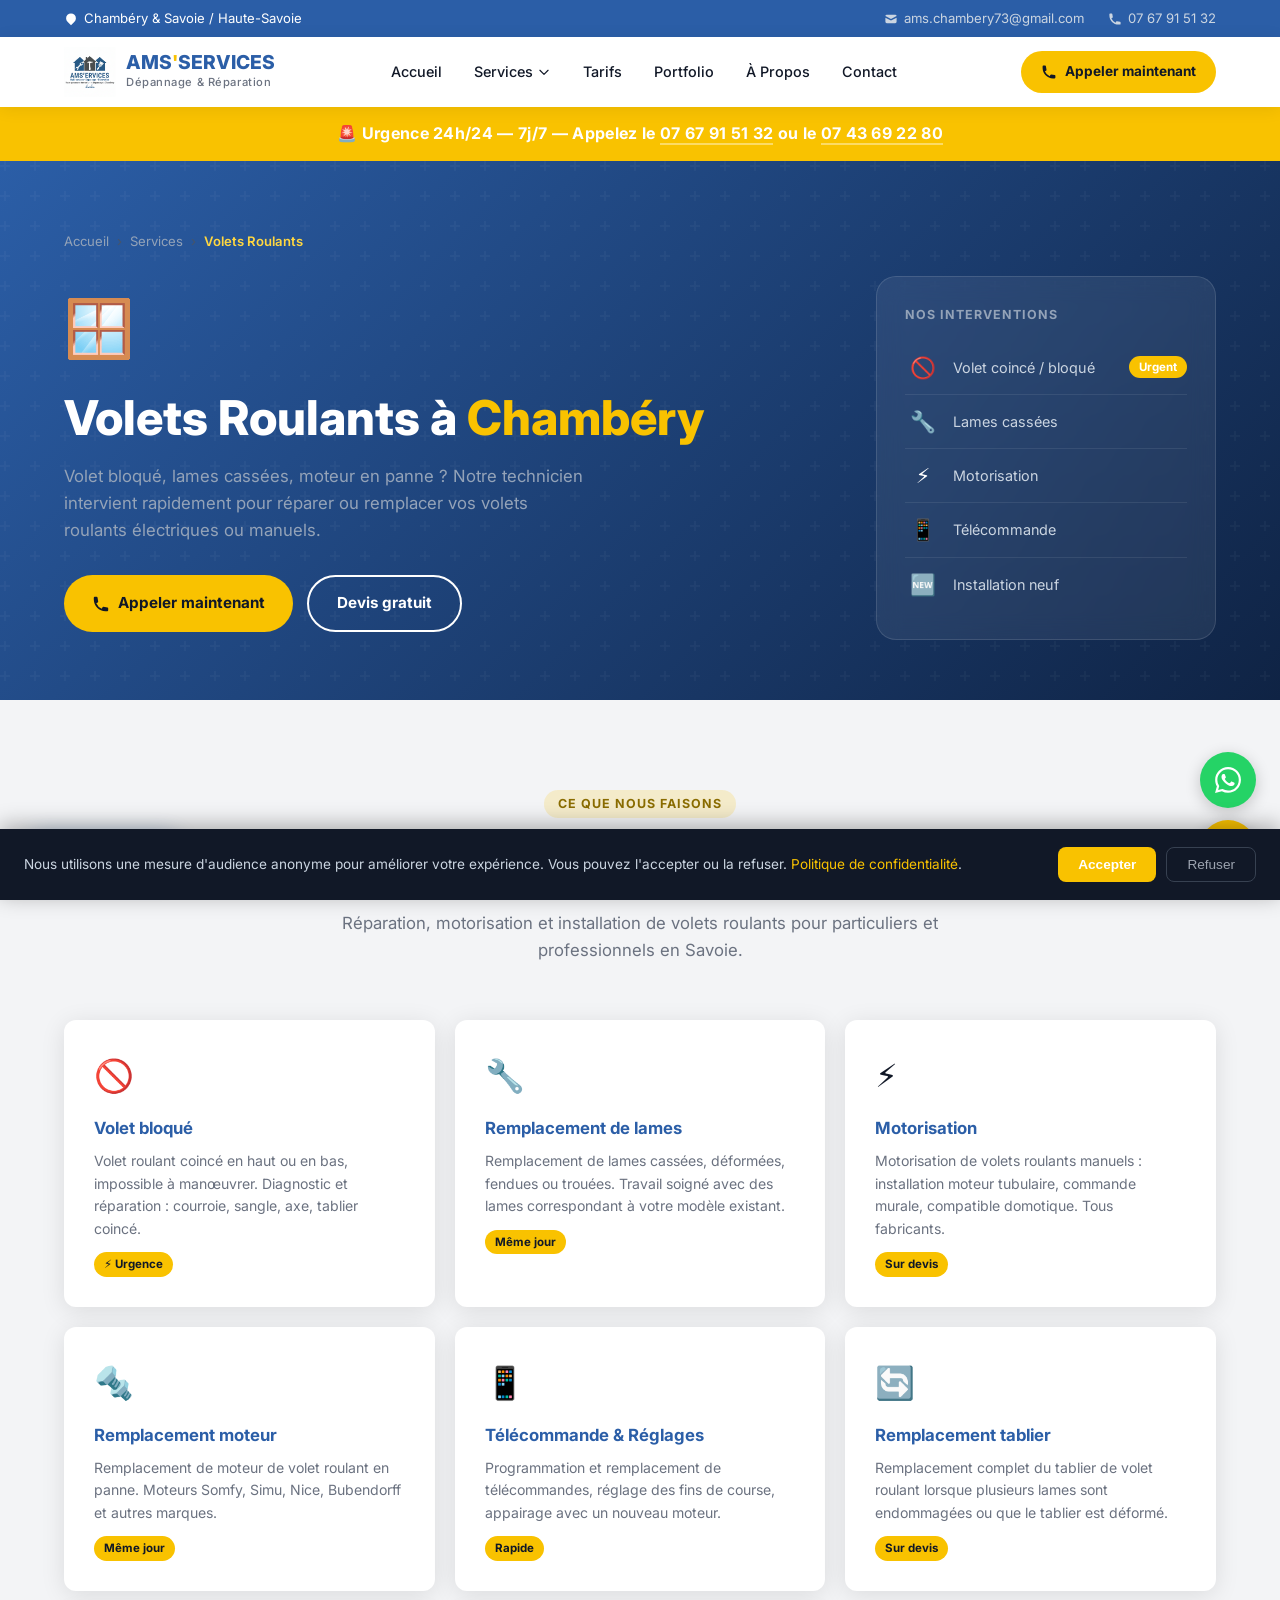
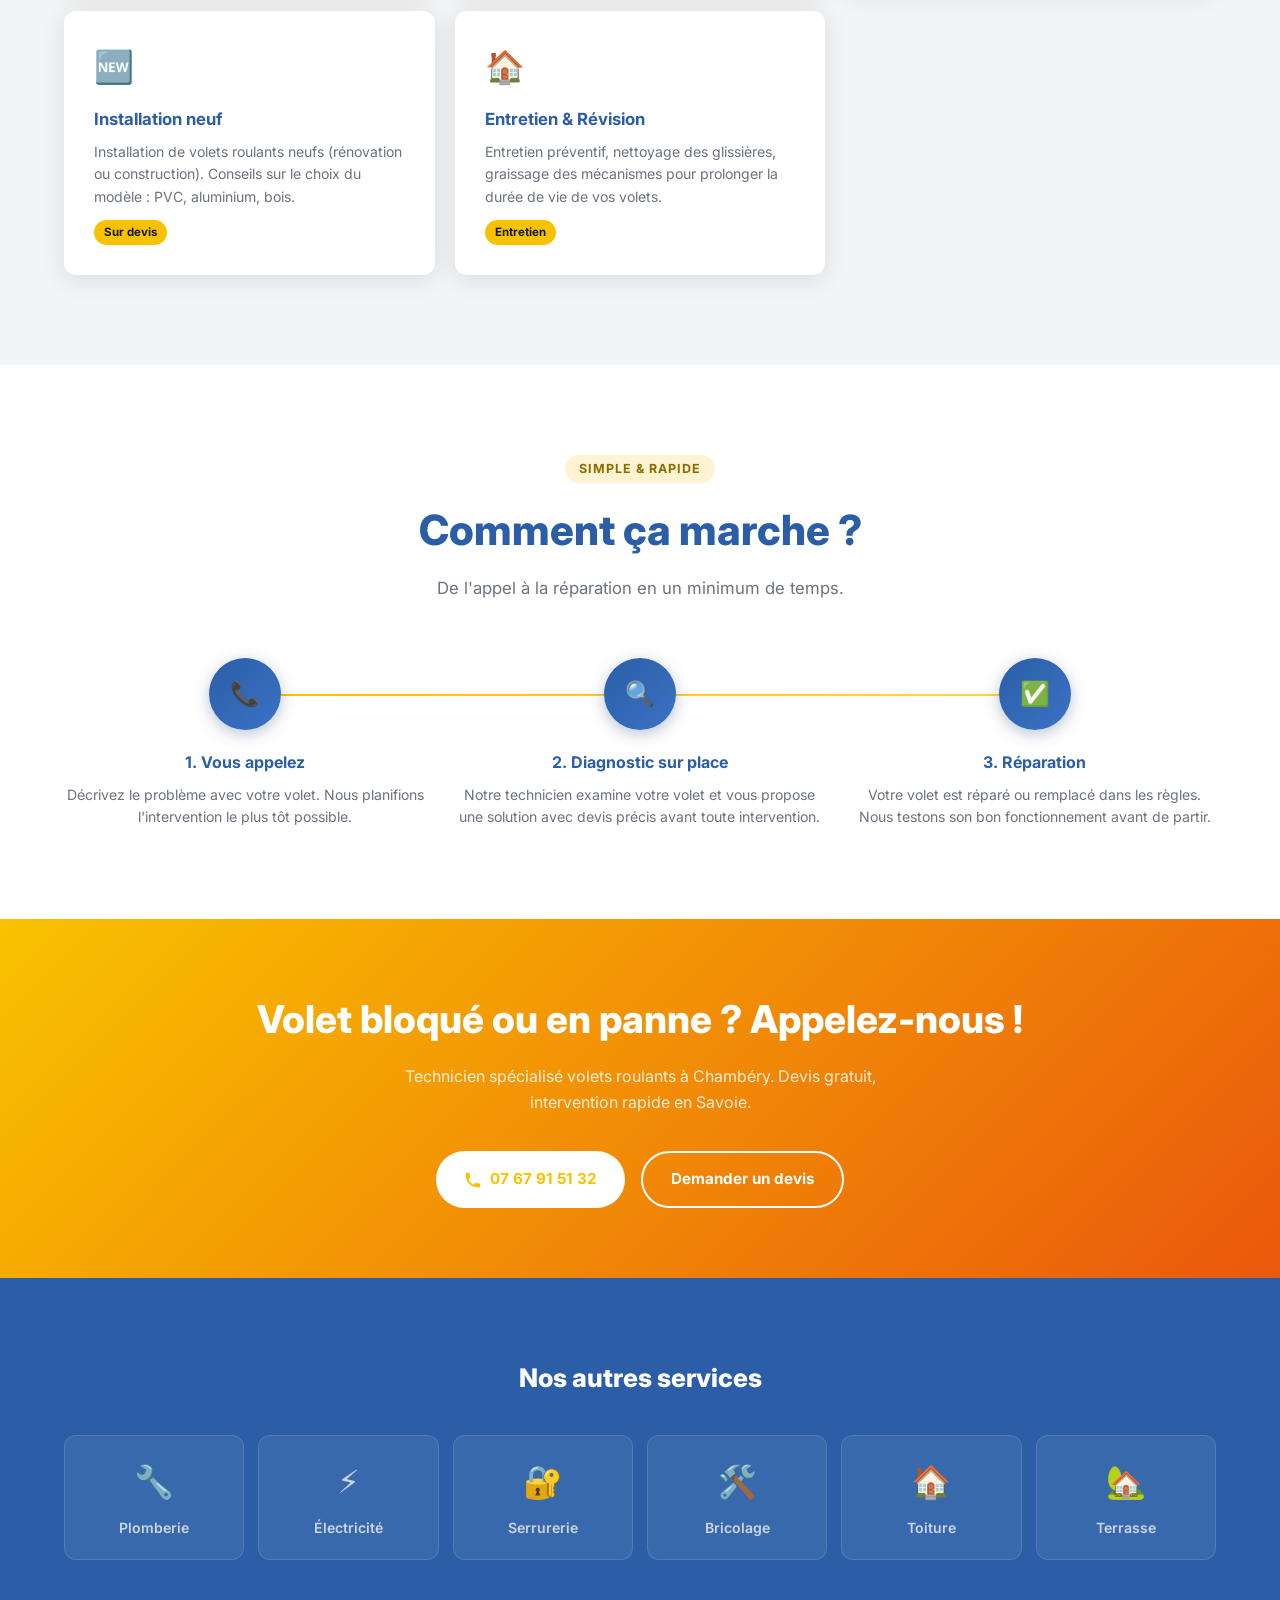
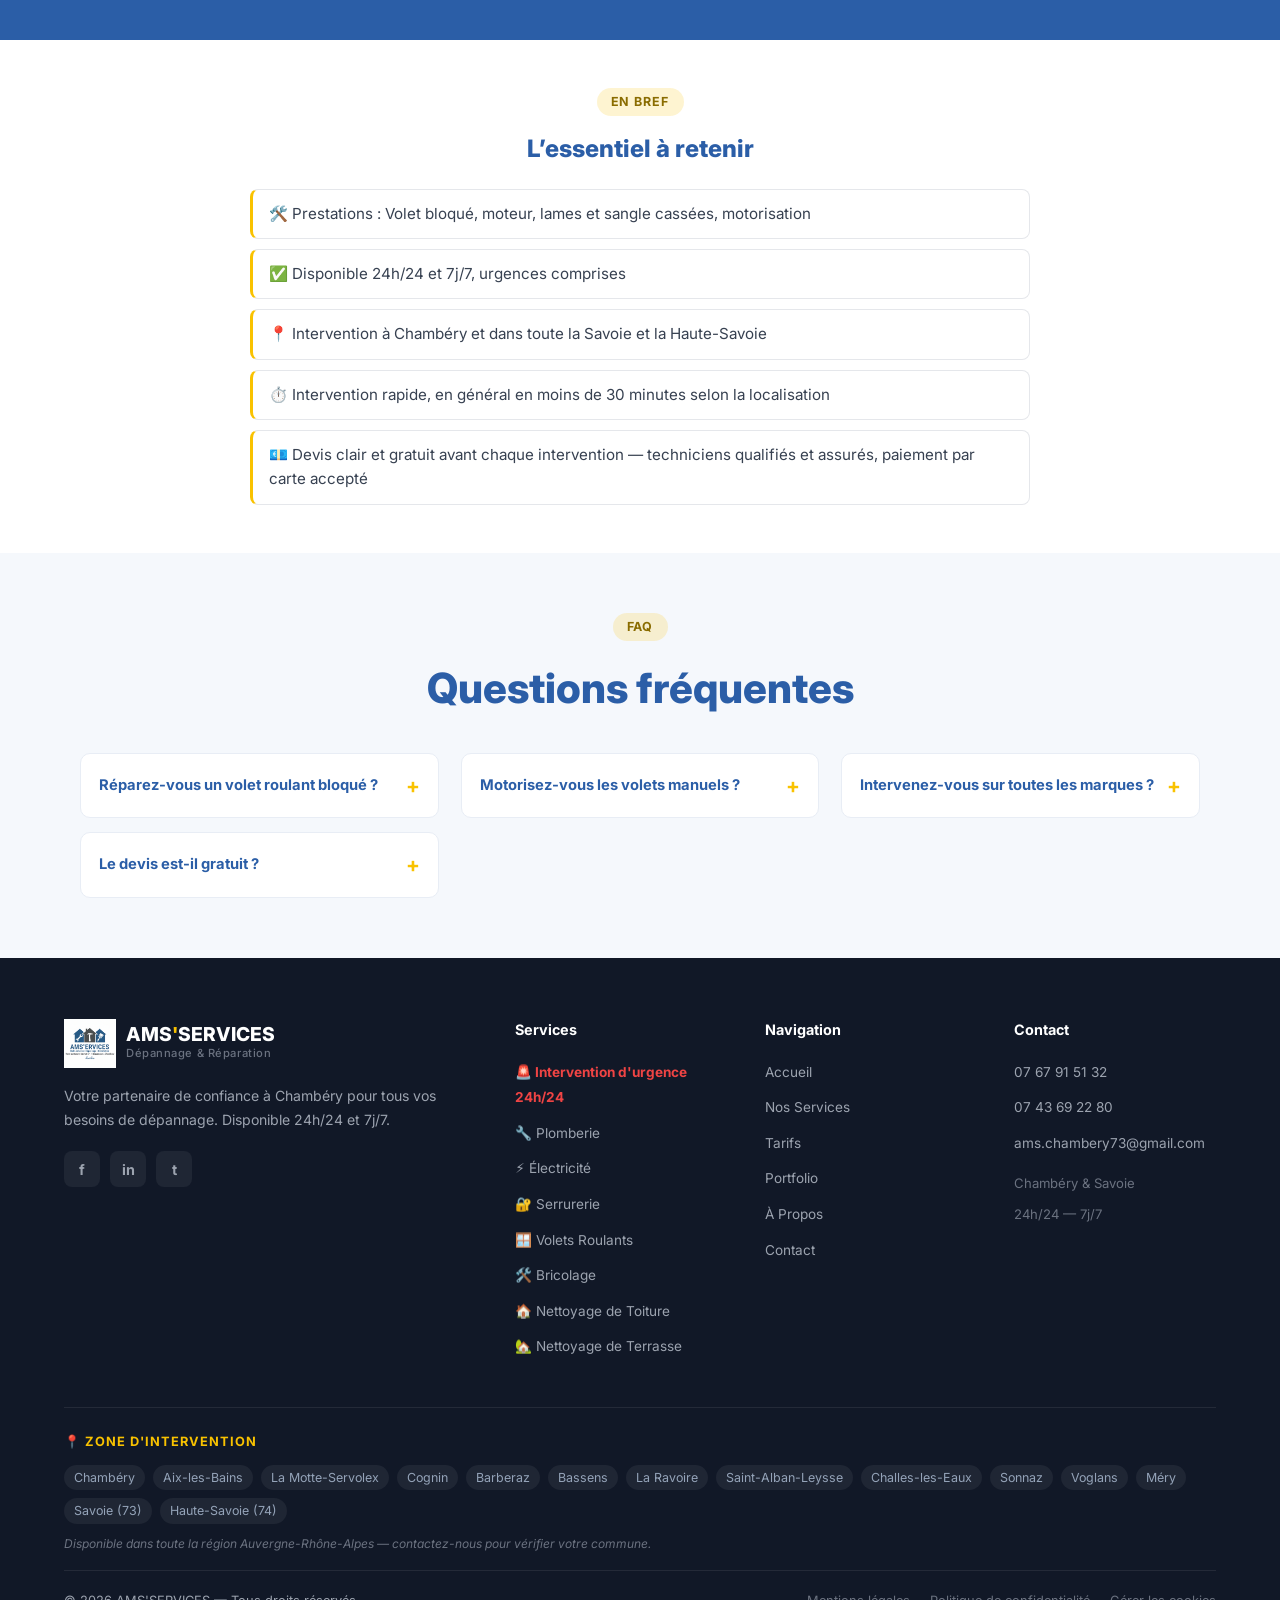
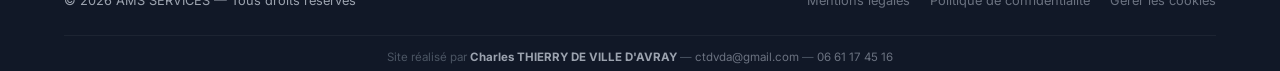
<file: volets-roulants.html>
<!DOCTYPE html>
<html lang="fr">
<head>
  <meta charset="UTF-8" /><meta name="viewport" content="width=device-width, initial-scale=1.0" />
  <title>Réparation Volets Roulants Chambéry – AMS'SERVICES</title>
  <meta name="description" content="Réparation et installation de volets roulants à Chambéry. Volet bloqué, lames cassées, motorisation. Intervention rapide en Savoie. AMS'SERVICES." />
  <link rel="preconnect" href="https://fonts.googleapis.com" /><link rel="preconnect" href="https://fonts.gstatic.com" crossorigin />
  <link href="https://fonts.googleapis.com/css2?family=Inter:wght@400;500;600;700;800&display=swap" rel="stylesheet" />
  <link rel="icon" type="image/png" href="images/logo.png" />
  <link rel="stylesheet" href="style.css" />
  <link rel="canonical" href="https://ams-services-depannage.fr/volets-roulants.html" />
  <meta property="og:title" content="Réparation Volets Roulants Chambéry – AMS'SERVICES" />
  <meta property="og:description" content="Réparation et installation de volets roulants à Chambéry. Volet bloqué, lames cassées, motorisation. Intervention rapide en Savoie. AMS'SERVICES." />
  <meta property="og:image" content="https://ams-services-depannage.fr/og-cover.png" />
  <meta property="og:url" content="https://ams-services-depannage.fr/volets-roulants.html" />
  <meta property="og:type" content="website" />
  <meta property="og:locale" content="fr_FR" />
  <meta property="og:site_name" content="AMS'SERVICES" />
  <meta name="twitter:card" content="summary_large_image" />
  <meta name="twitter:title" content="Réparation Volets Roulants Chambéry – AMS'SERVICES" />
  <meta name="twitter:description" content="Réparation et installation de volets roulants à Chambéry. Volet bloqué, lames cassées, motorisation. Intervention rapide en Savoie. AMS'SERVICES." />
  <meta name="twitter:image" content="https://ams-services-depannage.fr/og-cover.png" />
  <script type="application/ld+json">
  {"@context":"https://schema.org","@graph":[{"@type":"HomeAndConstructionBusiness","@id":"https://ams-services-depannage.fr/#business","name":"AMS'SERVICES","image":"https://ams-services-depannage.fr/images/logo.png","url":"https://ams-services-depannage.fr/","telephone":"+33767915132","priceRange":"€€","areaServed":[{"@type":"AdministrativeArea","name":"Savoie (73)"},{"@type":"AdministrativeArea","name":"Haute-Savoie (74)"}],"address":{"@type":"PostalAddress","addressLocality":"Chambéry","addressRegion":"Auvergne-Rhône-Alpes","addressCountry":"FR"},"openingHoursSpecification":[{"@type":"OpeningHoursSpecification","dayOfWeek":["Monday","Tuesday","Wednesday","Thursday","Friday","Saturday","Sunday"],"opens":"00:00","closes":"23:59"}],"description":"Depannage et travaux en plomberie, electricite, serrurerie, volets roulants, bricolage et nettoyage a Chambery et dans toute la Savoie et Haute-Savoie. Disponible 24h/24 et 7j/7."},{"@type":"Service","name":"Volets roulants - AMS'SERVICES","serviceType":"Volets roulants","provider":{"@id":"https://ams-services-depannage.fr/#business"},"areaServed":["Savoie","Haute-Savoie"],"url":"https://ams-services-depannage.fr/volets-roulants.html","description":"Reparation et installation de volets roulants a Chambery : volet bloque, moteur, motorisation."}]}
  </script>
  <script type="application/ld+json">
  {"@context":"https://schema.org","@type":"FAQPage","mainEntity":[{"@type":"Question","name":"Réparez-vous un volet roulant bloqué ?","acceptedAnswer":{"@type":"Answer","text":"Oui, déblocage, remplacement de lames cassées et de sangles sur volets roulants."}},{"@type":"Question","name":"Motorisez-vous les volets manuels ?","acceptedAnswer":{"@type":"Answer","text":"Oui, nous motorisons les volets roulants existants pour plus de confort."}},{"@type":"Question","name":"Intervenez-vous sur toutes les marques ?","acceptedAnswer":{"@type":"Answer","text":"Oui, nous intervenons sur toutes les marques de volets roulants."}},{"@type":"Question","name":"Le devis est-il gratuit ?","acceptedAnswer":{"@type":"Answer","text":"Oui, un devis clair et gratuit est fourni avant l'intervention."}}]}
  </script>
</head>
<body>
<div id="topbar-slot"></div><div id="navbar-slot"></div><div id="urgence-slot"></div>

<section class="service-hero">
  <div class="container">
    <nav class="breadcrumb">
      <a href="index.html">Accueil</a><span class="breadcrumb-sep">›</span>
      <a href="index.html#services">Services</a><span class="breadcrumb-sep">›</span>
      <span class="breadcrumb-current">Volets Roulants</span>
    </nav>
    <div class="service-hero-grid">
      <div>
        <div class="service-hero-icon">🪟</div>
        <h1>Volets Roulants à <em>Chambéry</em></h1>
        <p class="service-hero-desc">Volet bloqué, lames cassées, moteur en panne ? Notre technicien intervient rapidement pour réparer ou remplacer vos volets roulants électriques ou manuels.</p>
        <div class="hero-btns">
          <a href="tel:0767915132" class="btn btn-primary"><svg width="18" height="18" fill="currentColor" viewBox="0 0 20 20"><path d="M2 3a1 1 0 011-1h2.153a1 1 0 01.986.836l.74 4.435a1 1 0 01-.54 1.06l-1.548.773a11.037 11.037 0 006.105 6.105l.774-1.548a1 1 0 011.059-.54l4.435.74a1 1 0 01.836.986V17a1 1 0 01-1 1h-2C7.82 18 2 12.18 2 5V3z"/></svg>Appeler maintenant</a>
          <a href="index.html#contact" class="btn btn-outline">Devis gratuit</a>
        </div>
      </div>
      <div class="service-hero-card">
        <div class="shc-title">Nos interventions</div>
        <div class="shc-item"><span class="shc-icon">🚫</span><span class="shc-text">Volet coincé / bloqué</span><span class="shc-badge">Urgent</span></div>
        <div class="shc-item"><span class="shc-icon">🔧</span><span class="shc-text">Lames cassées</span></div>
        <div class="shc-item"><span class="shc-icon">⚡</span><span class="shc-text">Motorisation</span></div>
        <div class="shc-item"><span class="shc-icon">📱</span><span class="shc-text">Télécommande</span></div>
        <div class="shc-item"><span class="shc-icon">🆕</span><span class="shc-text">Installation neuf</span></div>
      </div>
    </div>
  </div>
</section>

<section class="interventions">
  <div class="container">
    <div class="text-center">
      <span class="tag">Ce que nous faisons</span>
      <h2 class="section-title">Nos interventions volets roulants</h2>
      <p class="section-sub">Réparation, motorisation et installation de volets roulants pour particuliers et professionnels en Savoie.</p>
    </div>
    <div class="interventions-grid">
      <div class="intervention-card reveal"><div class="intervention-icon">🚫</div><h3>Volet bloqué</h3><p>Volet roulant coincé en haut ou en bas, impossible à manœuvrer. Diagnostic et réparation : courroie, sangle, axe, tablier coincé.</p><span class="intervention-tag">⚡ Urgence</span></div>
      <div class="intervention-card reveal"><div class="intervention-icon">🔧</div><h3>Remplacement de lames</h3><p>Remplacement de lames cassées, déformées, fendues ou trouées. Travail soigné avec des lames correspondant à votre modèle existant.</p><span class="intervention-tag">Même jour</span></div>
      <div class="intervention-card reveal"><div class="intervention-icon">⚡</div><h3>Motorisation</h3><p>Motorisation de volets roulants manuels : installation moteur tubulaire, commande murale, compatible domotique. Tous fabricants.</p><span class="intervention-tag">Sur devis</span></div>
      <div class="intervention-card reveal"><div class="intervention-icon">🔩</div><h3>Remplacement moteur</h3><p>Remplacement de moteur de volet roulant en panne. Moteurs Somfy, Simu, Nice, Bubendorff et autres marques.</p><span class="intervention-tag">Même jour</span></div>
      <div class="intervention-card reveal"><div class="intervention-icon">📱</div><h3>Télécommande &amp; Réglages</h3><p>Programmation et remplacement de télécommandes, réglage des fins de course, appairage avec un nouveau moteur.</p><span class="intervention-tag">Rapide</span></div>
      <div class="intervention-card reveal"><div class="intervention-icon">🔄</div><h3>Remplacement tablier</h3><p>Remplacement complet du tablier de volet roulant lorsque plusieurs lames sont endommagées ou que le tablier est déformé.</p><span class="intervention-tag">Sur devis</span></div>
      <div class="intervention-card reveal"><div class="intervention-icon">🆕</div><h3>Installation neuf</h3><p>Installation de volets roulants neufs (rénovation ou construction). Conseils sur le choix du modèle : PVC, aluminium, bois.</p><span class="intervention-tag">Sur devis</span></div>
      <div class="intervention-card reveal"><div class="intervention-icon">🏠</div><h3>Entretien &amp; Révision</h3><p>Entretien préventif, nettoyage des glissières, graissage des mécanismes pour prolonger la durée de vie de vos volets.</p><span class="intervention-tag">Entretien</span></div>
    </div>
  </div>
</section>

<section class="process">
  <div class="container">
    <div class="text-center"><span class="tag">Simple &amp; rapide</span><h2 class="section-title">Comment ça marche ?</h2><p class="section-sub">De l'appel à la réparation en un minimum de temps.</p></div>
    <div class="process-grid">
      <div class="process-step reveal"><div class="process-num">📞</div><h3>1. Vous appelez</h3><p>Décrivez le problème avec votre volet. Nous planifions l'intervention le plus tôt possible.</p></div>
      <div class="process-step reveal"><div class="process-num">🔍</div><h3>2. Diagnostic sur place</h3><p>Notre technicien examine votre volet et vous propose une solution avec devis précis avant toute intervention.</p></div>
      <div class="process-step reveal"><div class="process-num">✅</div><h3>3. Réparation</h3><p>Votre volet est réparé ou remplacé dans les règles. Nous testons son bon fonctionnement avant de partir.</p></div>
    </div>
  </div>
</section>

<section class="cta-section">
  <div class="container">
    <h2>Volet bloqué ou en panne ? Appelez-nous !</h2>
    <p>Technicien spécialisé volets roulants à Chambéry. Devis gratuit, intervention rapide en Savoie.</p>
    <div class="cta-btns">
      <a href="tel:0767915132" class="btn btn-white"><svg width="18" height="18" fill="currentColor" viewBox="0 0 20 20"><path d="M2 3a1 1 0 011-1h2.153a1 1 0 01.986.836l.74 4.435a1 1 0 01-.54 1.06l-1.548.773a11.037 11.037 0 006.105 6.105l.774-1.548a1 1 0 011.059-.54l4.435.74a1 1 0 01.836.986V17a1 1 0 01-1 1h-2C7.82 18 2 12.18 2 5V3z"/></svg>07 67 91 51 32</a>
      <a href="index.html#contact" class="btn btn-outline">Demander un devis</a>
    </div>
  </div>
</section>

<section class="other-services">
  <div class="container">
    <h2>Nos autres services</h2>
    <div class="other-services-grid">
      <a href="plomberie.html" class="other-service-card"><div class="icon">🔧</div><div class="name">Plomberie</div></a>
      <a href="electricite.html" class="other-service-card"><div class="icon">⚡</div><div class="name">Électricité</div></a>
      <a href="serrurerie.html" class="other-service-card"><div class="icon">🔐</div><div class="name">Serrurerie</div></a>
      <a href="bricolage.html" class="other-service-card"><div class="icon">🛠️</div><div class="name">Bricolage</div></a>
      <a href="nettoyage-toiture.html" class="other-service-card"><div class="icon">🏠</div><div class="name">Toiture</div></a>
      <a href="nettoyage-terrasse.html" class="other-service-card"><div class="icon">🏡</div><div class="name">Terrasse</div></a>
    </div>
  </div>
</section>



<section class="quick-facts">
  <div class="container">
    <div class="text-center"><span class="tag">En bref</span><h2 class="section-title" style="font-size:1.5rem">L’essentiel à retenir</h2></div>
    <ul class="qf-list">
      <li>🛠️ Prestations : Volet bloqué, moteur, lames et sangle cassées, motorisation</li>
      <li>✅ Disponible 24h/24 et 7j/7, urgences comprises</li>
      <li>📍 Intervention à Chambéry et dans toute la Savoie et la Haute-Savoie</li>
      <li>⏱️ Intervention rapide, en général en moins de 30 minutes selon la localisation</li>
      <li>💶 Devis clair et gratuit avant chaque intervention — techniciens qualifiés et assurés, paiement par carte accepté</li>
    </ul>
  </div>
</section>

<section class="faq-section">
  <div class="container">
    <div class="text-center"><span class="tag">FAQ</span><h2 class="section-title">Questions fréquentes</h2></div>
    <div class="faq-list">
      <details class="faq-item"><summary>Réparez-vous un volet roulant bloqué ?</summary><div class="fq-ans">Oui, déblocage, remplacement de lames cassées et de sangles sur volets roulants.</div></details>
      <details class="faq-item"><summary>Motorisez-vous les volets manuels ?</summary><div class="fq-ans">Oui, nous motorisons les volets roulants existants pour plus de confort.</div></details>
      <details class="faq-item"><summary>Intervenez-vous sur toutes les marques ?</summary><div class="fq-ans">Oui, nous intervenons sur toutes les marques de volets roulants.</div></details>
      <details class="faq-item"><summary>Le devis est-il gratuit ?</summary><div class="fq-ans">Oui, un devis clair et gratuit est fourni avant l'intervention.</div></details>
    </div>
  </div>
</section>

<div id="footer-slot"></div>
<script src="components.js"></script>
</body>
</html>
</file>
<file: style.css>
/* ===== RESET & BASE ===== */
*, *::before, *::after { box-sizing: border-box; margin: 0; padding: 0; }
:root {
  --blue:    #2B5EA7;
  --blue-l:  #3A72C4;
  --orange:  #F9C200;
  --orange-l:#FFD740;
  --dark:    #111827;
  --gray:    #6B7280;
  --gray-l:  #F3F4F6;
  --white:   #FFFFFF;
  --radius:  12px;
  --shadow:  0 4px 24px rgba(0,0,0,.10);
  --trans:   .3s ease;
}
html { scroll-behavior: smooth; }
body { font-family: 'Inter', system-ui, sans-serif; color: var(--dark); background: var(--white); line-height: 1.6; }
img  { max-width: 100%; display: block; }
a    { text-decoration: none; color: inherit; }
ul   { list-style: none; }

/* ===== UTILITY ===== */
.container { max-width: 1200px; margin: 0 auto; padding: 0 24px; }
.section-title { font-size: clamp(1.8rem, 4vw, 2.6rem); font-weight: 800; color: var(--blue); margin-bottom: 12px; }
.section-sub   { color: var(--gray); max-width: 600px; margin: 0 auto 56px; font-size: 1.05rem; }
.text-center { text-align: center; }
.btn {
  display: inline-flex; align-items: center; gap: 8px;
  padding: 14px 28px; border-radius: 50px; font-weight: 700;
  font-size: .95rem; cursor: pointer; border: none; transition: var(--trans);
}
.btn-primary  { background: var(--orange); color: var(--dark); }
.btn-primary:hover { background: var(--orange-l); transform: translateY(-2px); box-shadow: 0 8px 20px rgba(249,194,0,.45); }
.btn-outline { background: transparent; border: 2px solid var(--white); color: var(--white); }
.btn-outline:hover { background: var(--white); color: var(--blue); }
.btn-blue { background: var(--blue); color: var(--white); }
.btn-blue:hover { background: var(--blue-l); transform: translateY(-2px); }
.tag {
  display: inline-block; background: rgba(249,194,0,.18); color: #8A6C00;
  font-size: .78rem; font-weight: 700; letter-spacing: .08em; text-transform: uppercase;
  padding: 4px 14px; border-radius: 50px; margin-bottom: 14px;
}
.reveal { opacity: 0; transform: translateY(30px); transition: opacity .6s ease, transform .6s ease; }
.reveal.visible { opacity: 1; transform: none; }

/* ===== TOP BAR ===== */
.topbar { background: var(--blue); color: var(--white); font-size: .82rem; padding: 8px 0; }
.topbar .container { display: flex; justify-content: space-between; align-items: center; flex-wrap: wrap; gap: 6px; }
.topbar a { color: #CBD5E1; transition: color var(--trans); }
.topbar a:hover { color: var(--orange); }
.topbar-right { display: flex; gap: 24px; }
.topbar-item { display: flex; align-items: center; gap: 6px; }

/* ===== NAVBAR ===== */
.navbar { position: sticky; top: 0; z-index: 1000; background: var(--white); box-shadow: 0 2px 16px rgba(0,0,0,.08); }
.nav-inner { display: flex; align-items: center; justify-content: space-between; height: 70px; }
.logo { display: flex; align-items: center; gap: 10px; }
.logo-icon { width: 44px; height: 44px; border-radius: 10px; background: linear-gradient(135deg, var(--blue), var(--blue-l)); display: flex; align-items: center; justify-content: center; font-weight: 900; font-size: 1.1rem; color: var(--white); }
.logo-img { width: 52px; height: 52px; object-fit: contain; flex-shrink: 0; }
.logo-text { font-size: 1.2rem; font-weight: 800; color: var(--blue); line-height: 1.1; }
.logo-text span { color: var(--orange); }
.logo-sub { font-size: .7rem; color: var(--gray); font-weight: 500; letter-spacing: .05em; }
.nav-links { display: flex; align-items: center; gap: 4px; }
.nav-links > li { position: relative; }
.nav-links a { display: flex; align-items: center; gap: 4px; padding: 8px 14px; border-radius: 8px; font-size: .9rem; font-weight: 500; color: var(--dark); transition: var(--trans); white-space: nowrap; }
.nav-links > li > a:hover, .nav-links > li > a.active { color: var(--orange); background: rgba(249,194,0,.12); }

/* Dropdown */
.nav-chevron { transition: transform var(--trans); }
.nav-dropdown:hover .nav-chevron,
.nav-dropdown:focus-within .nav-chevron { transform: rotate(180deg); }
.dropdown-menu {
  display: none; position: absolute; top: calc(100% + 8px); left: 0;
  background: var(--white); border-radius: var(--radius);
  box-shadow: 0 8px 32px rgba(0,0,0,.14); min-width: 262px;
  padding: 8px; z-index: 200; border: 1px solid #E5E7EB;
  animation: dropIn .2s ease;
}
@keyframes dropIn { from { opacity:0; transform:translateY(-8px); } to { opacity:1; transform:none; } }
/* Pont invisible : comble l'espace de 8px entre le bouton et le menu
   pour que le survol reste continu (sinon le menu se ferme dans le vide). */
.dropdown-menu::before { content: ''; position: absolute; top: -10px; left: 0; right: 0; height: 10px; }
.nav-dropdown:hover .dropdown-menu,
.nav-dropdown:focus-within .dropdown-menu { display: block; }
.dropdown-item { display: flex; align-items: center; gap: 10px; padding: 10px 14px; border-radius: 8px; font-size: .88rem; font-weight: 500; color: var(--dark); transition: var(--trans); }
.dropdown-item:hover { background: rgba(249,194,0,.12); color: var(--orange); }
.dropdown-item-icon { font-size: 1.1rem; width: 28px; text-align: center; }
.dropdown-divider { height: 1px; background: #F3F4F6; margin: 6px 0; }
.dropdown-item-urgence { color: #B91C1C; font-weight: 700; background: rgba(185,28,28,.06); margin-bottom: 4px; border-bottom: 1px solid #F3F4F6; padding-bottom: 12px; }
.dropdown-item-urgence:hover { background: rgba(185,28,28,.14); color: #B91C1C; }
.dropdown-badge { margin-left: auto; background: #B91C1C; color: #fff; font-size: .64rem; font-weight: 700; padding: 2px 7px; border-radius: 20px; letter-spacing: .3px; }

.nav-cta { margin-left: 8px; padding: 10px 20px; font-size: .85rem; }
.hamburger { display: none; background: none; border: none; cursor: pointer; padding: 6px; }
.hamburger span { display: block; width: 24px; height: 2px; background: var(--blue); margin: 5px 0; transition: var(--trans); border-radius: 2px; }

/* ===== URGENCE BAND ===== */
.urgence-band { background: var(--orange); color: var(--white); text-align: center; padding: 14px; font-weight: 700; font-size: 1rem; letter-spacing: .02em; }
.urgence-band a { color: var(--white); border-bottom: 2px solid rgba(255,255,255,.4); }

/* ===== HERO (HOME) ===== */
.hero { background: linear-gradient(135deg, var(--blue) 0%, #0F2344 100%); color: var(--white); padding: 100px 0 80px; overflow: hidden; position: relative; }
.hero::before { content: ''; position: absolute; inset: 0; background: url("data:image/svg+xml,%3Csvg width='60' height='60' viewBox='0 0 60 60' xmlns='http://www.w3.org/2000/svg'%3E%3Cg fill='none' fill-rule='evenodd'%3E%3Cg fill='%23ffffff' fill-opacity='0.03'%3E%3Cpath d='M36 34v-4h-2v4h-4v2h4v4h2v-4h4v-2h-4zm0-30V0h-2v4h-4v2h4v4h2V6h4V4h-4zM6 34v-4H4v4H0v2h4v4h2v-4h4v-2H6zM6 4V0H4v4H0v2h4v4h2V6h4V4H6z'/%3E%3C/g%3E%3C/g%3E%3C/svg%3E") repeat; }
.hero-grid { display: grid; grid-template-columns: 1fr 1fr; gap: 64px; align-items: center; position: relative; }
.hero-badge { display: inline-flex; align-items: center; gap: 8px; background: rgba(249,194,0,.18); color: #FFD740; border: 1px solid rgba(249,194,0,.6); border-radius: 50px; padding: 6px 16px; font-size: .82rem; font-weight: 700; margin-bottom: 20px; }
.badge-dot { width: 8px; height: 8px; background: var(--orange); border-radius: 50%; animation: pulse 2s infinite; }
@keyframes pulse { 0%,100%{opacity:1;transform:scale(1)} 50%{opacity:.5;transform:scale(1.3)} }
.hero h1 { font-size: clamp(2rem, 5vw, 3.4rem); font-weight: 800; line-height: 1.15; margin-bottom: 20px; }
.hero h1 em { font-style: normal; color: var(--orange); }
.hero p { font-size: 1.1rem; color: #94A3B8; max-width: 480px; margin-bottom: 36px; }
.hero-btns { display: flex; gap: 14px; flex-wrap: wrap; }
.hero-stats { display: flex; gap: 32px; margin-top: 48px; flex-wrap: wrap; }
.stat { text-align: left; }
.stat-n { font-size: 2rem; font-weight: 800; color: var(--orange); line-height: 1; }
.stat-l { font-size: .8rem; color: #94A3B8; margin-top: 4px; }
.hero-card { background: rgba(255,255,255,.06); backdrop-filter: blur(12px); border: 1px solid rgba(255,255,255,.12); border-radius: 20px; padding: 32px; display: flex; flex-direction: column; gap: 16px; }
.hero-card-title { font-size: 1.1rem; font-weight: 700; color: var(--white); margin-bottom: 4px; }
.hero-phone { font-size: 1.6rem; font-weight: 800; color: var(--orange); letter-spacing: .02em; }
.hero-phone-sub { font-size: .8rem; color: #94A3B8; }
.hero-divider { height: 1px; background: rgba(255,255,255,.1); }
.hero-service-list { display: flex; flex-direction: column; gap: 10px; }
.hero-service-item { display: flex; align-items: center; gap: 10px; font-size: .9rem; color: #CBD5E1; }
.hero-service-item svg { flex-shrink: 0; color: var(--orange); }

/* ===== SERVICE CARDS (HOME) ===== */
.services { padding: 100px 0; background: var(--gray-l); }
.services-grid { display: grid; grid-template-columns: repeat(auto-fit, minmax(300px, 1fr)); gap: 24px; }
.service-card { background: var(--white); border-radius: var(--radius); padding: 32px; box-shadow: var(--shadow); transition: var(--trans); border: 2px solid transparent; cursor: default; }
.service-card:hover { border-color: var(--orange); transform: translateY(-4px); box-shadow: 0 12px 32px rgba(0,0,0,.12); }
.service-icon { width: 60px; height: 60px; border-radius: 14px; background: linear-gradient(135deg, var(--blue), var(--blue-l)); display: flex; align-items: center; justify-content: center; margin-bottom: 20px; font-size: 1.6rem; }
.service-card-urgence { border-color: #FCA5A5; background: linear-gradient(160deg, #FEF2F2, var(--white)); }
.service-card-urgence:hover { border-color: #B91C1C; box-shadow: 0 12px 32px rgba(185,28,28,.18); }
.service-card-urgence .service-icon { background: linear-gradient(135deg, #B91C1C, #7F1D1D); }
.service-card-urgence h3 { color: #B91C1C; }
.service-card-urgence .service-card-link { color: #B91C1C; }
.service-card-urgence .service-tag { background: rgba(185,28,28,.1); color: #B91C1C; }
.service-card h3 { font-size: 1.15rem; font-weight: 700; color: var(--blue); margin-bottom: 10px; }
.service-card p { color: var(--gray); font-size: .92rem; line-height: 1.65; }
.service-tags { display: flex; flex-wrap: wrap; gap: 6px; margin-top: 16px; }
.service-tag { background: var(--gray-l); color: var(--gray); font-size: .75rem; padding: 3px 10px; border-radius: 50px; }
.service-card-link { display: inline-flex; align-items: center; gap: 6px; margin-top: 18px; font-size: .85rem; font-weight: 700; color: var(--orange); }
.service-card-link:hover { gap: 10px; }

/* ===== ABOUT ===== */
.about { padding: 100px 0; }
.about-grid { display: grid; grid-template-columns: 1fr 1fr; gap: 80px; align-items: center; }
.about-visual { position: relative; border-radius: 20px; overflow: hidden; background: linear-gradient(135deg, var(--blue) 0%, var(--blue-l) 100%); min-height: 420px; display: flex; align-items: center; justify-content: center; }
.about-visual-inner { text-align: center; color: var(--white); padding: 40px; }
.about-visual-icon { font-size: 5rem; margin-bottom: 16px; }
.about-badge-float { position: absolute; bottom: -16px; right: -16px; background: var(--orange); color: var(--dark); border-radius: 14px; padding: 20px 24px; text-align: center; box-shadow: 0 8px 24px rgba(249,194,0,.45); }
.about-badge-float .n { font-size: 2rem; font-weight: 800; }
.about-badge-float .l { font-size: .75rem; }
.about-content h2 { font-size: clamp(1.6rem, 3.5vw, 2.2rem); font-weight: 800; color: var(--blue); margin-bottom: 16px; line-height: 1.25; }
.about-content p { color: var(--gray); line-height: 1.75; margin-bottom: 20px; }
.about-values { display: flex; flex-direction: column; gap: 16px; margin-top: 32px; }
.about-value { display: flex; gap: 14px; align-items: flex-start; }
.about-value-icon { width: 40px; height: 40px; border-radius: 10px; background: rgba(249,194,0,.14); display: flex; align-items: center; justify-content: center; flex-shrink: 0; }
.about-value h4 { font-size: .95rem; font-weight: 700; color: var(--blue); margin-bottom: 3px; }
.about-value p { font-size: .85rem; margin: 0; }

/* ===== ZONES ===== */
.zones { padding: 80px 0; background: var(--blue); color: var(--white); }
.zones .section-title { color: var(--white); }
.zones .section-sub { color: #94A3B8; }
.zones-grid { display: flex; flex-wrap: wrap; gap: 12px; justify-content: center; }
.zone-chip { background: rgba(255,255,255,.08); border: 1px solid rgba(255,255,255,.15); color: #CBD5E1; padding: 8px 20px; border-radius: 50px; font-size: .88rem; transition: var(--trans); }
.zone-chip:hover { background: var(--orange); border-color: var(--orange); color: var(--dark); }
.zone-chip.primary { background: var(--orange); border-color: var(--orange); color: var(--white); font-weight: 700; }

/* ===== TESTIMONIALS ===== */
.testimonials { padding: 100px 0; background: var(--gray-l); }
.reviews-grid { display: grid; grid-template-columns: repeat(auto-fit, minmax(280px, 1fr)); gap: 24px; }
.review-card { background: var(--white); border-radius: var(--radius); padding: 28px; box-shadow: var(--shadow); }
.stars { color: #F59E0B; font-size: 1.1rem; margin-bottom: 12px; }
.review-text { color: var(--dark); font-size: .95rem; line-height: 1.7; font-style: italic; margin-bottom: 20px; }
.reviewer { display: flex; align-items: center; gap: 12px; }
.reviewer-avatar { width: 42px; height: 42px; border-radius: 50%; background: linear-gradient(135deg, var(--blue), var(--blue-l)); display: flex; align-items: center; justify-content: center; color: var(--white); font-weight: 700; font-size: .95rem; }
.reviewer-name { font-weight: 700; font-size: .9rem; }
.reviewer-date { font-size: .78rem; color: var(--gray); }

/* ===== TARIFS ===== */
.tarifs { padding: 100px 0; }
.tarifs-grid { display: grid; grid-template-columns: repeat(auto-fit, minmax(280px, 1fr)); gap: 24px; }
.tarif-card { border: 2px solid var(--gray-l); border-radius: var(--radius); padding: 36px 28px; text-align: center; transition: var(--trans); }
.tarif-card.featured { border-color: var(--orange); position: relative; }
.tarif-card.featured::before { content: 'Populaire'; position: absolute; top: -14px; left: 50%; transform: translateX(-50%); background: var(--orange); color: var(--white); font-size: .75rem; font-weight: 700; padding: 4px 16px; border-radius: 50px; }
.tarif-card:hover { border-color: var(--orange); transform: translateY(-4px); box-shadow: var(--shadow); }
.tarif-icon { font-size: 2.5rem; margin-bottom: 12px; }
.tarif-name { font-size: 1.1rem; font-weight: 700; color: var(--blue); margin-bottom: 8px; }
.tarif-price { font-size: 2.2rem; font-weight: 800; color: var(--orange); line-height: 1.1; }
.tarif-unit { font-size: .85rem; color: var(--gray); }
.tarif-desc { font-size: .88rem; color: var(--gray); margin: 16px 0; }
.tarif-features { text-align: left; display: flex; flex-direction: column; gap: 8px; margin-top: 20px; }
.tarif-feature { display: flex; gap: 8px; align-items: center; font-size: .88rem; color: var(--dark); }
.tarif-feature svg { flex-shrink: 0; color: var(--orange); }
.tarif-note { text-align: center; margin-top: 48px; color: var(--gray); font-size: .9rem; }

/* ===== CONTACT ===== */
.contact { padding: 100px 0; background: var(--gray-l); }
.contact-grid { display: grid; grid-template-columns: 1fr 1.4fr; gap: 60px; align-items: start; }
.contact-items { display: flex; flex-direction: column; gap: 20px; }
.contact-item { display: flex; gap: 16px; align-items: flex-start; }
.contact-item-icon { width: 48px; height: 48px; border-radius: 12px; flex-shrink: 0; background: linear-gradient(135deg, var(--blue), var(--blue-l)); display: flex; align-items: center; justify-content: center; color: var(--white); }
.contact-item-label { font-size: .78rem; color: var(--gray); margin-bottom: 2px; font-weight: 600; text-transform: uppercase; letter-spacing: .06em; }
.contact-item-value { font-size: 1rem; font-weight: 700; color: var(--blue); }
.contact-item-value a { color: inherit; transition: color var(--trans); }
.contact-item-value a:hover { color: var(--orange); }
.contact-form-card { background: var(--white); border-radius: 20px; padding: 40px; box-shadow: var(--shadow); }
.form-title { font-size: 1.3rem; font-weight: 800; color: var(--blue); margin-bottom: 6px; }
.form-sub { font-size: .88rem; color: var(--gray); margin-bottom: 28px; }
.form-row { display: grid; grid-template-columns: 1fr 1fr; gap: 16px; }
.form-group { display: flex; flex-direction: column; gap: 6px; margin-bottom: 18px; }
.form-group label { font-size: .82rem; font-weight: 600; color: var(--blue); }
.form-group input, .form-group select, .form-group textarea { border: 2px solid #E5E7EB; border-radius: 10px; padding: 12px 16px; font-size: .92rem; font-family: inherit; color: var(--dark); transition: border-color var(--trans); outline: none; width: 100%; }
.form-group input:focus, .form-group select:focus, .form-group textarea:focus { border-color: var(--orange); }
.form-group textarea { resize: vertical; min-height: 110px; }
.form-submit { width: 100%; padding: 16px; font-size: 1rem; border-radius: 12px; }
.form-success { display: none; background: #D1FAE5; color: #065F46; border-radius: 10px; padding: 14px 18px; font-size: .9rem; font-weight: 600; text-align: center; margin-top: 14px; }

/* ===== SERVICE HERO (PAGES SERVICE) ===== */
.service-hero { background: linear-gradient(135deg, var(--blue) 0%, #0F2344 100%); color: var(--white); padding: 70px 0 60px; position: relative; overflow: hidden; }
.service-hero::before { content: ''; position: absolute; inset: 0; background: url("data:image/svg+xml,%3Csvg width='60' height='60' viewBox='0 0 60 60' xmlns='http://www.w3.org/2000/svg'%3E%3Cg fill='none'%3E%3Cg fill='%23ffffff' fill-opacity='0.03'%3E%3Cpath d='M36 34v-4h-2v4h-4v2h4v4h2v-4h4v-2h-4zm0-30V0h-2v4h-4v2h4v4h2V6h4V4h-4zM6 34v-4H4v4H0v2h4v4h2v-4h4v-2H6zM6 4V0H4v4H0v2h4v4h2V6h4V4H6z'/%3E%3C/g%3E%3C/g%3E%3C/svg%3E") repeat; }
.breadcrumb { display: flex; align-items: center; gap: 8px; font-size: .82rem; color: #94A3B8; margin-bottom: 24px; flex-wrap: wrap; position: relative; }
.breadcrumb a { color: #94A3B8; transition: color var(--trans); }
.breadcrumb a:hover { color: var(--orange); }
.breadcrumb-sep { color: #475569; }
.breadcrumb-current { color: var(--orange-l); font-weight: 600; }
.service-hero-grid { display: grid; grid-template-columns: 1fr 340px; gap: 60px; align-items: center; position: relative; }
.service-hero-icon { font-size: 3.5rem; margin-bottom: 16px; }
.service-hero h1 { font-size: clamp(1.8rem, 4vw, 3rem); font-weight: 800; line-height: 1.2; margin-bottom: 16px; }
.service-hero h1 em { font-style: normal; color: var(--orange); }
.service-hero-desc { color: #94A3B8; font-size: 1.05rem; max-width: 520px; margin-bottom: 32px; }
.service-hero-card { background: rgba(255,255,255,.07); backdrop-filter: blur(12px); border: 1px solid rgba(255,255,255,.12); border-radius: 20px; padding: 28px; }
.shc-title { font-size: .78rem; font-weight: 700; text-transform: uppercase; letter-spacing: .08em; color: #94A3B8; margin-bottom: 16px; }
.shc-item { display: flex; align-items: center; gap: 12px; padding: 10px 0; border-bottom: 1px solid rgba(255,255,255,.08); }
.shc-item:last-child { border: none; }
.shc-icon { font-size: 1.3rem; width: 36px; text-align: center; }
.shc-text { font-size: .9rem; color: #CBD5E1; }
.shc-badge { background: var(--orange); color: var(--white); font-size: .72rem; font-weight: 700; padding: 2px 10px; border-radius: 50px; margin-left: auto; }

/* ===== INTERVENTIONS (PAGES SERVICE) ===== */
.interventions { padding: 90px 0; background: var(--gray-l); }
.interventions-grid { display: grid; grid-template-columns: repeat(auto-fit, minmax(280px, 1fr)); gap: 20px; }
.intervention-card { background: var(--white); border-radius: var(--radius); padding: 28px; box-shadow: var(--shadow); border: 2px solid transparent; transition: var(--trans); }
.intervention-card:hover { border-color: var(--orange); transform: translateY(-3px); }
.intervention-icon { font-size: 2rem; margin-bottom: 14px; }
.intervention-card h3 { font-size: 1.05rem; font-weight: 700; color: var(--blue); margin-bottom: 8px; }
.intervention-card p { font-size: .88rem; color: var(--gray); line-height: 1.6; }
.intervention-tag { display: inline-block; margin-top: 12px; font-size: .72rem; font-weight: 700; background: var(--orange); color: var(--dark); padding: 3px 10px; border-radius: 50px; }

/* ===== PROCESS ===== */
.process { padding: 90px 0; }
.process-grid { display: grid; grid-template-columns: repeat(3,1fr); gap: 32px; position: relative; margin-top: 20px; }
.process-grid::before { content:''; position:absolute; top:36px; left:calc(16.67% + 20px); right:calc(16.67% + 20px); height:2px; background: linear-gradient(90deg, var(--orange), var(--orange-l)); }
.process-step { text-align: center; }
.process-num { width: 72px; height: 72px; border-radius: 50%; background: linear-gradient(135deg, var(--blue), var(--blue-l)); color: var(--white); font-size: 1.5rem; font-weight: 800; display: flex; align-items: center; justify-content: center; margin: 0 auto 20px; position: relative; z-index: 1; box-shadow: 0 4px 16px rgba(26,60,110,.3); }
.process-step h3 { font-size: 1rem; font-weight: 700; color: var(--blue); margin-bottom: 8px; }
.process-step p { font-size: .88rem; color: var(--gray); }

/* ===== CTA SECTION ===== */
.cta-section { background: linear-gradient(135deg, var(--orange), #EA580C); color: var(--white); padding: 70px 0; text-align: center; }
.cta-section h2 { font-size: clamp(1.6rem, 4vw, 2.4rem); font-weight: 800; margin-bottom: 14px; }
.cta-section p { color: rgba(255,255,255,.85); max-width: 540px; margin: 0 auto 36px; }
.cta-btns { display: flex; gap: 16px; justify-content: center; flex-wrap: wrap; }
.btn-white { background: var(--white); color: var(--orange); }
.btn-white:hover { background: #FFF7ED; transform: translateY(-2px); }

/* ===== OTHER SERVICES ===== */
.other-services { padding: 80px 0; background: var(--blue); }
.other-services h2 { color: var(--white); font-size: 1.6rem; font-weight: 800; text-align: center; margin-bottom: 36px; }
.other-services-grid { display: grid; grid-template-columns: repeat(auto-fit, minmax(160px, 1fr)); gap: 14px; }
.other-service-card { background: rgba(255,255,255,.07); border: 1px solid rgba(255,255,255,.12); border-radius: var(--radius); padding: 20px 16px; text-align: center; transition: var(--trans); color: #CBD5E1; }
.other-service-card:hover { background: var(--orange); border-color: var(--orange); color: var(--dark); transform: translateY(-3px); }
.other-service-card .icon { font-size: 2rem; margin-bottom: 10px; }
.other-service-card .name { font-size: .88rem; font-weight: 600; }

/* ===== FOOTER ===== */
.footer { background: var(--dark); color: #9CA3AF; padding: 60px 0 0; }
.footer-grid { display: grid; grid-template-columns: 2fr 1fr 1fr 1fr; gap: 48px; margin-bottom: 48px; }
.footer-brand .logo-text { color: var(--white); }
.footer-desc { font-size: .88rem; line-height: 1.7; margin-top: 14px; }
.footer-social { display: flex; gap: 10px; margin-top: 20px; }
.footer-social a { width: 36px; height: 36px; border-radius: 8px; background: rgba(255,255,255,.06); display: flex; align-items: center; justify-content: center; color: #9CA3AF; transition: var(--trans); font-size: .9rem; font-weight: 700; }
.footer-social a:hover { background: var(--orange); color: var(--white); }
.footer-col h4 { font-size: .9rem; font-weight: 700; color: var(--white); margin-bottom: 18px; }
.footer-links { display: flex; flex-direction: column; gap: 10px; }
.footer-links a { font-size: .85rem; transition: color var(--trans); }
.footer-links a:hover { color: var(--orange); }
.footer-zones { border-top: 1px solid rgba(255,255,255,.08); padding: 24px 0 16px; }
.footer-zones-title { font-size: .8rem; font-weight: 700; color: var(--orange); text-transform: uppercase; letter-spacing: .08em; margin-bottom: 12px; }
.footer-zones-list { display: flex; flex-wrap: wrap; gap: 8px; margin-bottom: 10px; }
.footer-zones-list span { font-size: .78rem; color: #94A3B8; background: rgba(255,255,255,.06); border-radius: 20px; padding: 3px 10px; }
.footer-zones-note { font-size: .75rem; color: #6B7280; font-style: italic; }
.footer-bottom { border-top: 1px solid rgba(255,255,255,.08); padding: 20px 0; display: flex; justify-content: space-between; align-items: center; font-size: .8rem; flex-wrap: wrap; gap: 8px; }
.footer-bottom a { color: #6B7280; transition: color var(--trans); }
.footer-bottom a:hover { color: var(--orange); }
.footer-credit { text-align: center; padding: 12px 0 4px; font-size: .72rem; color: #4B5563; border-top: 1px solid rgba(255,255,255,.05); margin-top: 4px; }
.footer-credit a { color: #6B7280; transition: color var(--trans); }
.footer-credit a:hover { color: var(--orange); }
.footer-credit strong { color: #9CA3AF; }

/* ===== FLOATING BUTTONS ===== */
.float-btns { position: fixed; bottom: 24px; right: 24px; display: flex; flex-direction: column; gap: 12px; z-index: 999; }
.float-btn { width: 56px; height: 56px; border-radius: 50%; display: flex; align-items: center; justify-content: center; box-shadow: 0 4px 16px rgba(0,0,0,.2); transition: var(--trans); border: none; cursor: pointer; text-decoration: none; }
.float-btn:hover { transform: scale(1.1); }
.float-phone { background: var(--orange); }
.float-wa    { background: #25D366; }
.float-up    { background: var(--blue); }

/* ===== COOKIE BANNER ===== */
.cookie-banner { position: fixed; bottom: 0; left: 0; right: 0; z-index: 2000; background: var(--dark); color: #CBD5E1; padding: 18px 24px; display: flex; align-items: center; gap: 20px; flex-wrap: wrap; box-shadow: 0 -4px 20px rgba(0,0,0,.3); transform: translateY(100%); transition: transform .4s ease; }
.cookie-banner.show { transform: translateY(0); }
.cookie-text { flex: 1; font-size: .85rem; }
.cookie-text a { color: var(--orange); }
.cookie-btns { display: flex; gap: 10px; }
.cookie-accept { background: var(--orange); color: var(--white); border: none; padding: 9px 20px; border-radius: 8px; font-weight: 700; cursor: pointer; font-size: .85rem; }
.cookie-refuse { background: transparent; color: #9CA3AF; border: 1px solid #374151; padding: 9px 20px; border-radius: 8px; cursor: pointer; font-size: .85rem; }

/* ===== FLOATING DEVIS BUTTON ===== */
.float-devis-btn {
  position: fixed; bottom: 24px; left: 24px; z-index: 1000;
  display: inline-flex; align-items: center; gap: 8px;
  background: var(--blue); color: var(--white);
  border: none; border-radius: 50px; padding: 14px 22px;
  font-family: inherit; font-size: .9rem; font-weight: 700;
  cursor: pointer; box-shadow: 0 4px 20px rgba(43,94,167,.4);
  transition: var(--trans);
}
.float-devis-btn:hover { background: var(--blue-l); transform: translateY(-2px); box-shadow: 0 6px 28px rgba(43,94,167,.5); }

/* ===== DEVIS MODAL ===== */
.devis-modal-overlay {
  display: none; position: fixed; inset: 0; z-index: 2500;
  background: rgba(0,0,0,.55); align-items: center; justify-content: center;
  padding: 20px;
}
.devis-modal-overlay.active { display: flex; }
.devis-modal {
  background: var(--white); border-radius: 20px; padding: 36px 32px 28px;
  width: 100%; max-width: 520px; position: relative;
  box-shadow: 0 20px 60px rgba(0,0,0,.25);
  animation: modalIn .25s ease;
}
@keyframes modalIn { from { opacity:0; transform:translateY(20px) scale(.97); } to { opacity:1; transform:none; } }
.devis-modal-close {
  position: absolute; top: 16px; right: 16px; background: var(--gray-l);
  border: none; border-radius: 50%; width: 34px; height: 34px;
  display: flex; align-items: center; justify-content: center;
  font-size: 1.3rem; cursor: pointer; color: var(--gray); transition: var(--trans);
}
.devis-modal-close:hover { background: #E5E7EB; color: var(--dark); }
.devis-modal h3 { font-size: 1.35rem; font-weight: 800; color: var(--blue); margin-bottom: 4px; }
.devis-modal-sub { font-size: .85rem; color: var(--gray); margin-bottom: 20px; }
.devis-field-row { display: grid; grid-template-columns: 1fr 1fr; gap: 12px; margin-bottom: 12px; }
.devis-input {
  width: 100%; padding: 11px 14px; border: 1.5px solid #D1D5DB;
  border-radius: 10px; font-family: inherit; font-size: .9rem;
  color: var(--dark); background: var(--white); transition: border-color var(--trans);
  margin-bottom: 12px;
}
.devis-field-row .devis-input { margin-bottom: 0; }
.devis-input:focus { outline: none; border-color: var(--blue); }
.devis-textarea { resize: vertical; min-height: 80px; }
.devis-submit { width: 100%; justify-content: center; margin-top: 4px; }
.devis-modal-success { color: #16A34A; font-weight: 600; font-size: .9rem; margin-top: 12px; }
.devis-modal-error   { color: #DC2626; font-weight: 600; font-size: .9rem; margin-top: 12px; }

/* ===== MOBILE ===== */
@media (max-width: 900px) {
  .hero-grid, .about-grid, .contact-grid, .service-hero-grid { grid-template-columns: 1fr; }
  .hero { padding: 70px 0 60px; }
  .hero-card, .service-hero-card { display: none; }
  .about-visual { min-height: 260px; }
  .footer-grid { grid-template-columns: 1fr 1fr; }
  .topbar-right { display: none; }
  .process-grid { grid-template-columns: 1fr; }
  .process-grid::before { display: none; }
}
@media (max-width: 640px) {
  .nav-links { display: none; flex-direction: column; position: absolute; top: 70px; left: 0; right: 0; background: var(--white); padding: 20px; box-shadow: 0 8px 20px rgba(0,0,0,.1); gap: 4px; z-index: 999; }
  .nav-links.open { display: flex; }
  .nav-links .dropdown-menu { position: static; box-shadow: none; border: none; background: var(--gray-l); border-radius: 8px; padding: 8px; margin-top: 4px; display: none; animation: none; }
  .nav-links .nav-dropdown.mobile-open .dropdown-menu { display: block; }
  .hamburger { display: block; }
  .form-row { grid-template-columns: 1fr; }
  .footer-grid { grid-template-columns: 1fr; }
  .hero-stats { gap: 20px; }
  .float-btns { bottom: 16px; right: 16px; }
  .float-devis-btn { bottom: 16px; left: 16px; padding: 12px 16px; font-size: .82rem; }
  .cta-btns { flex-direction: column; align-items: center; }
  .devis-field-row { grid-template-columns: 1fr; }
}


/* ===== FAQ (SEO/GEO) ===== */
.faq-section { padding: 56px 0; background: var(--gray-l); }
.faq-list { max-width: 820px; margin: 24px auto 0; display: flex; flex-direction: column; gap: 12px; }
.faq-item { background: var(--white); border: 1px solid #E5E7EB; border-radius: 10px; overflow: hidden; }
.faq-item summary { list-style: none; cursor: pointer; padding: 16px 20px; font-weight: 600; color: var(--dark); display: flex; align-items: center; justify-content: space-between; gap: 12px; }
.faq-item summary::-webkit-details-marker { display: none; }
.faq-item summary .fq-plus { display: none; }
.faq-item summary::after { content: '+'; color: var(--orange); font-size: 1.3rem; font-weight: 700; flex: 0 0 auto; transition: transform .2s; }
.faq-item[open] summary::after { transform: rotate(45deg); }
.faq-item .fq-ans { padding: 0 20px 16px; color: #4B5563; font-size: .95rem; line-height: 1.65; }


/* ===== Points cles / listes (GEO) ===== */
.quick-facts { padding: 48px 0; }
.qf-list { max-width: 780px; margin: 20px auto 0; list-style: none; display: grid; gap: 10px; padding: 0; }
.qf-list li { background: var(--white); border: 1px solid #E5E7EB; border-left: 3px solid var(--orange); border-radius: 8px; padding: 12px 16px; font-size: .95rem; color: #374151; }
.qf-intro { max-width: 760px; margin: 0 auto; text-align: center; color: #4B5563; font-size: 1rem; line-height: 1.7; }


/* FAQ grille 3 colonnes (style urgence) */
.faq-section { background: #F5F8FC; padding: 60px 0; }
.faq-section .section-title { text-align: center; }
.faq-list { max-width: 1120px; margin: 32px auto 0; display: grid; grid-template-columns: repeat(3, 1fr); gap: 14px 22px; align-items: start; }
.faq-item { border: 1px solid #E8EDF5; }
.faq-item summary { color: var(--blue); font-weight: 700; font-size: .92rem; padding: 15px 18px; }
.faq-item .fq-ans { padding: 0 18px 16px; font-size: .88rem; line-height: 1.6; }
@media (max-width: 900px) { .faq-list { grid-template-columns: repeat(2, 1fr); } }
@media (max-width: 600px) { .faq-list { grid-template-columns: 1fr; } }


/* ===== Barre d'action fixe mobile (conversions) ===== */
.mobile-cta-bar { display: none; }
@media (max-width: 640px) {
  .mobile-cta-bar { display: flex; position: fixed; left: 0; right: 0; bottom: 0; z-index: 1500; box-shadow: 0 -2px 14px rgba(0,0,0,.18); }
  .mcta { flex: 1 1 0; display: inline-flex; align-items: center; justify-content: center; gap: 6px; padding: 14px 4px; font-weight: 800; font-size: .9rem; border: none; cursor: pointer; text-decoration: none; font-family: inherit; line-height: 1; }
  .mcta svg { width: 18px; height: 18px; }
  .mcta-call  { background: var(--orange); color: #1a1a1a; }
  .mcta-wa    { background: #25D366; color: #fff; }
  .mcta-wa svg { fill: #fff; }
  .mcta-devis { background: var(--blue); color: #fff; }
  body { padding-bottom: 56px; }
  .float-btns, .float-devis-btn { display: none !important; }
}
</file>
